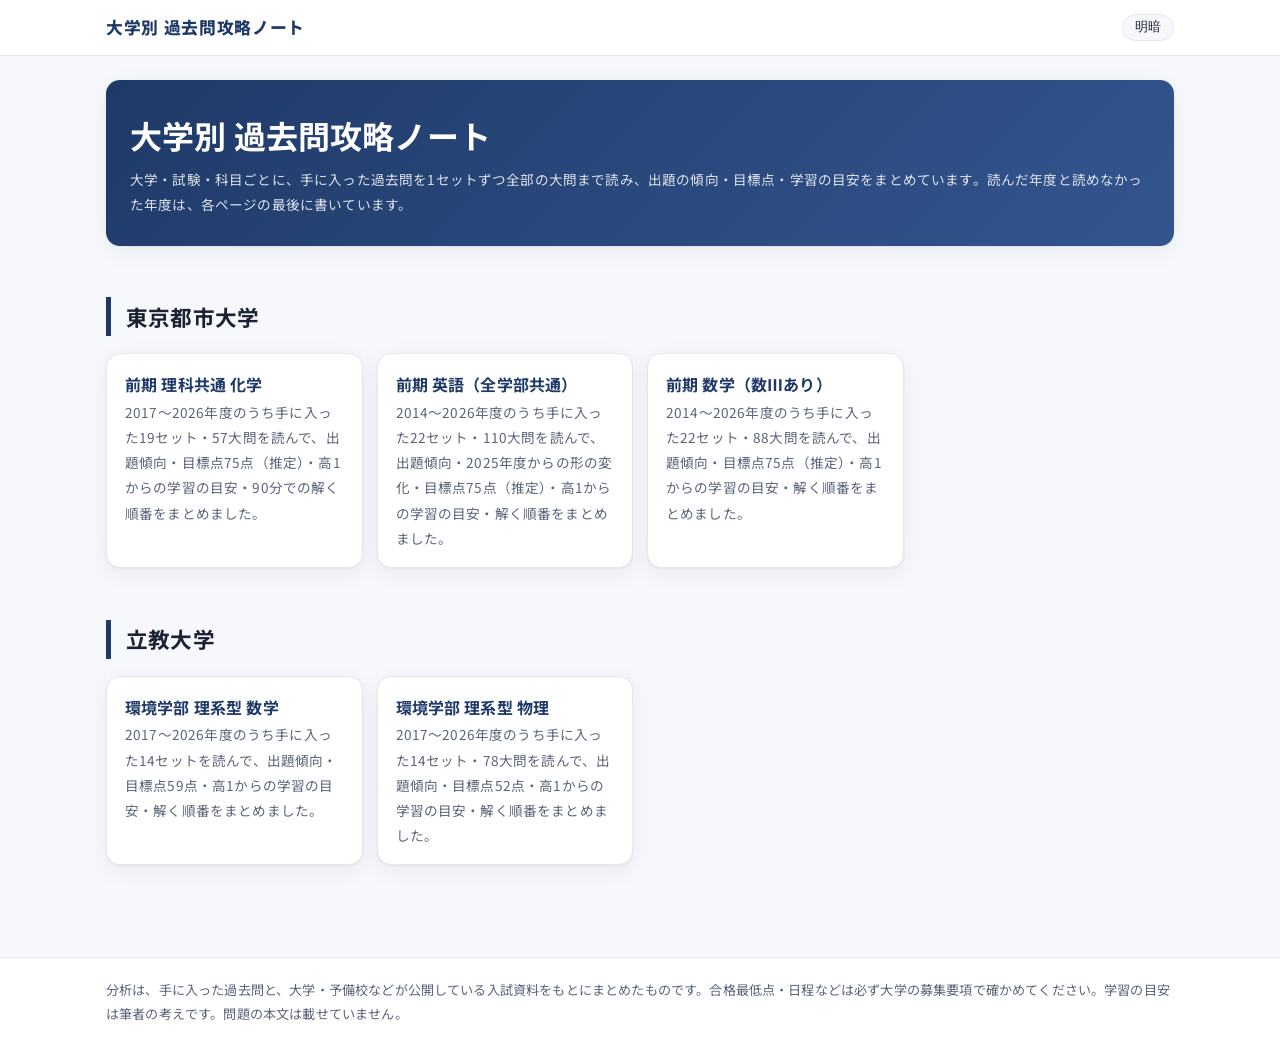
<file: docs/index.html>
<!doctype html>
<html lang="ja"><head><meta charset="utf-8"><meta name="viewport" content="width=device-width,initial-scale=1">
<title>トップ｜大学別 過去問攻略ノート</title>
<meta name="description" content="大学・試験・科目ごとに、手に入った過去問を1セットずつ全部の大問まで読み、出題の傾向・目標点・学習の目安をまとめています。読んだ年度と読めなかった年度は、各ページの最後に書いています。">
<link rel="preconnect" href="https://fonts.googleapis.com"><link rel="preconnect" href="https://fonts.gstatic.com" crossorigin>
<link href="https://fonts.googleapis.com/css2?family=Noto+Sans+JP:wght@400;700;800&display=swap" rel="stylesheet">
<link rel="stylesheet" href="style.css"></head>
<body>
<header class="site-header"><div class="in"><a class="logo" href="index.html">大学別 過去問攻略ノート</a><span class="crumbs"></span>
<button class="theme-btn" type="button" onclick="(function(){var r=document.documentElement;var d=r.getAttribute('data-theme')==='dark'||(!r.getAttribute('data-theme')&&matchMedia('(prefers-color-scheme: dark)').matches);r.setAttribute('data-theme',d?'light':'dark');try{localStorage.setItem('theme',r.getAttribute('data-theme'))}catch(e){}})()">明暗</button></div></header>
<script>try{var t=localStorage.getItem('theme');if(t)document.documentElement.setAttribute('data-theme',t)}catch(e){}</script>
<div class="wrap"><article><div class="hero"><h1>大学別 過去問攻略ノート</h1><div class="meta">大学・試験・科目ごとに、手に入った過去問を1セットずつ全部の大問まで読み、出題の傾向・目標点・学習の目安をまとめています。読んだ年度と読めなかった年度は、各ページの最後に書いています。</div></div><h2>東京都市大学</h2><div class="cards"><a class="card" href="tcu-riko-chemistry.html"><div class="t">前期 理科共通 化学</div><div class="d">2017〜2026年度のうち手に入った19セット・57大問を読んで、出題傾向・目標点75点（推定）・高1からの学習の目安・90分での解く順番をまとめました。</div></a><a class="card" href="tcu-riko-english.html"><div class="t">前期 英語（全学部共通）</div><div class="d">2014〜2026年度のうち手に入った22セット・110大問を読んで、出題傾向・2025年度からの形の変化・目標点75点（推定）・高1からの学習の目安・解く順番をまとめました。</div></a><a class="card" href="tcu-riko-math.html"><div class="t">前期 数学（数Ⅲあり）</div><div class="d">2014〜2026年度のうち手に入った22セット・88大問を読んで、出題傾向・目標点75点（推定）・高1からの学習の目安・解く順番をまとめました。</div></a></div><h2>立教大学</h2><div class="cards"><a class="card" href="rikkyo-kankyo-math.html"><div class="t">環境学部 理系型 数学</div><div class="d">2017〜2026年度のうち手に入った14セットを読んで、出題傾向・目標点59点・高1からの学習の目安・解く順番をまとめました。</div></a><a class="card" href="rikkyo-kankyo-physics.html"><div class="t">環境学部 理系型 物理</div><div class="d">2017〜2026年度のうち手に入った14セット・78大問を読んで、出題傾向・目標点52点・高1からの学習の目安・解く順番をまとめました。</div></a></div></article></div>
<footer class="site-footer"><div class="in">分析は、手に入った過去問と、大学・予備校などが公開している入試資料をもとにまとめたものです。合格最低点・日程などは必ず大学の募集要項で確かめてください。学習の目安は筆者の考えです。問題の本文は載せていません。</div></footer>
</body></html>
</file>
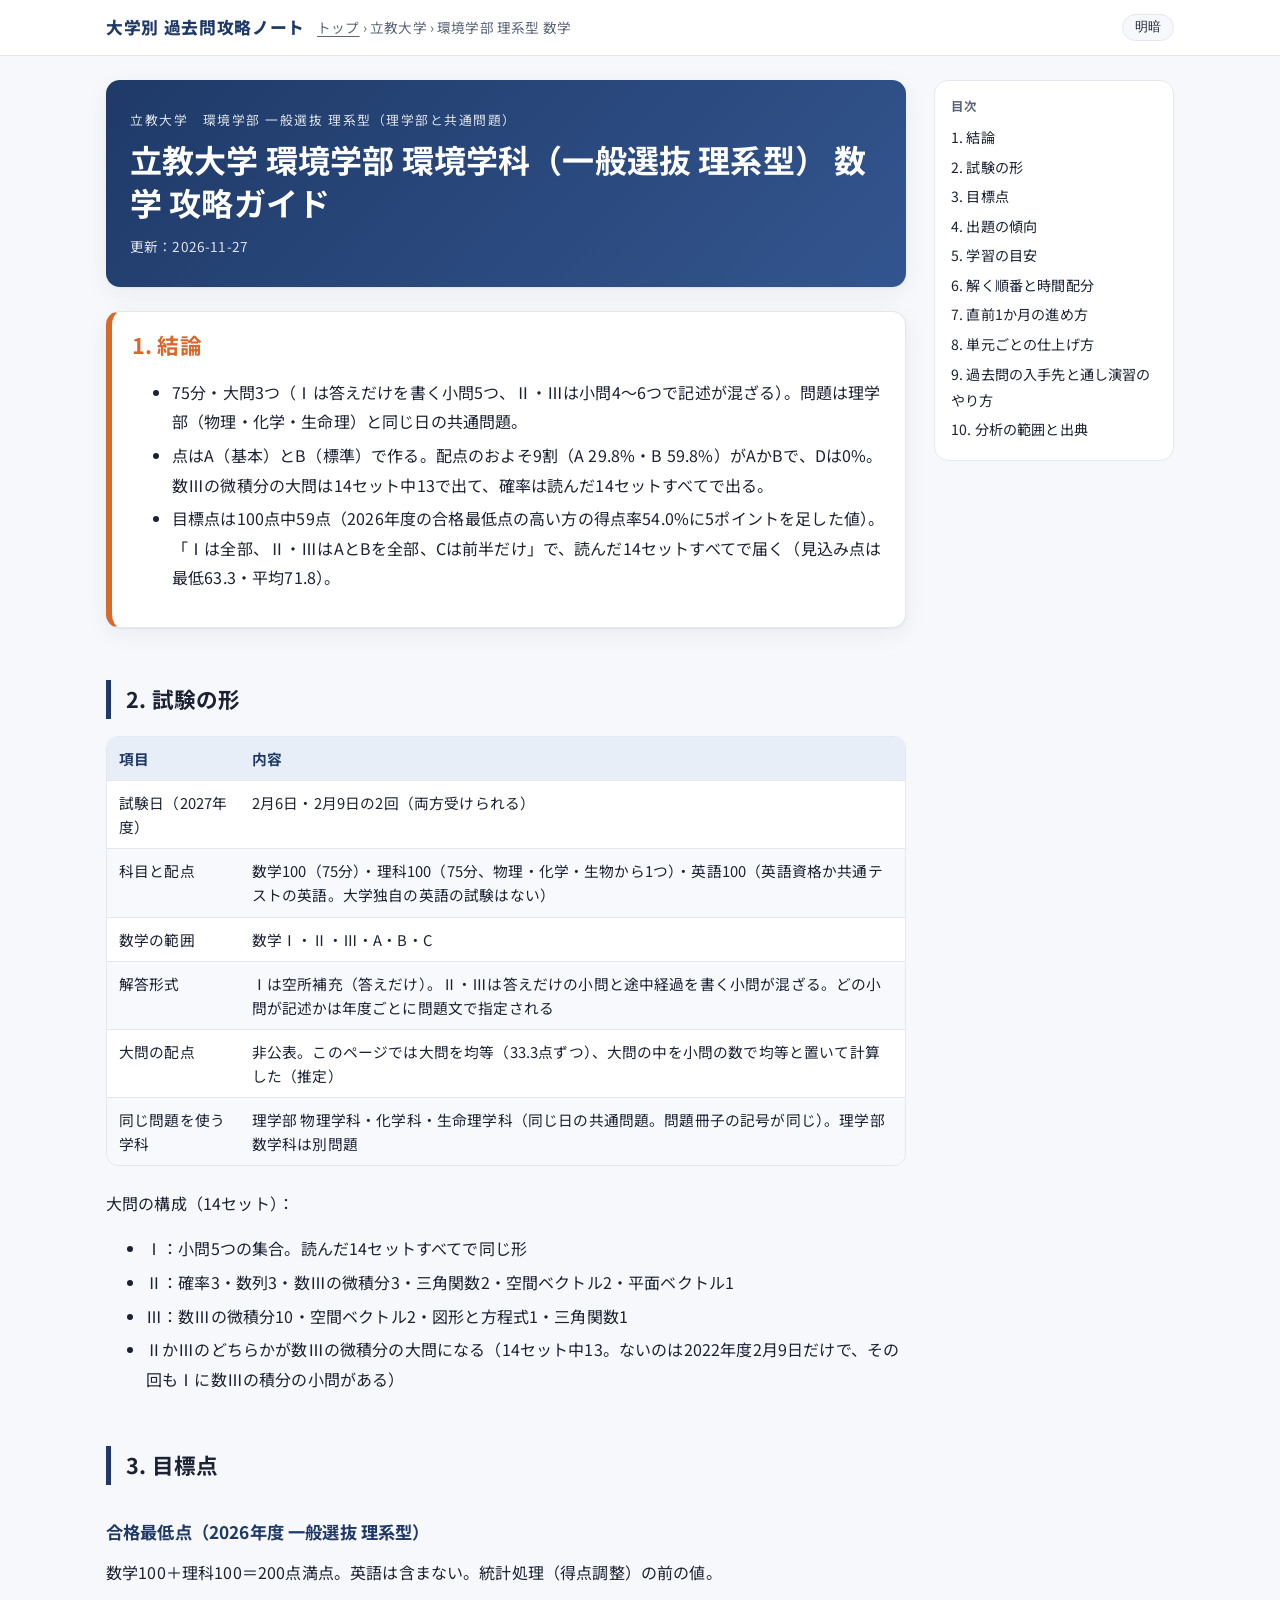
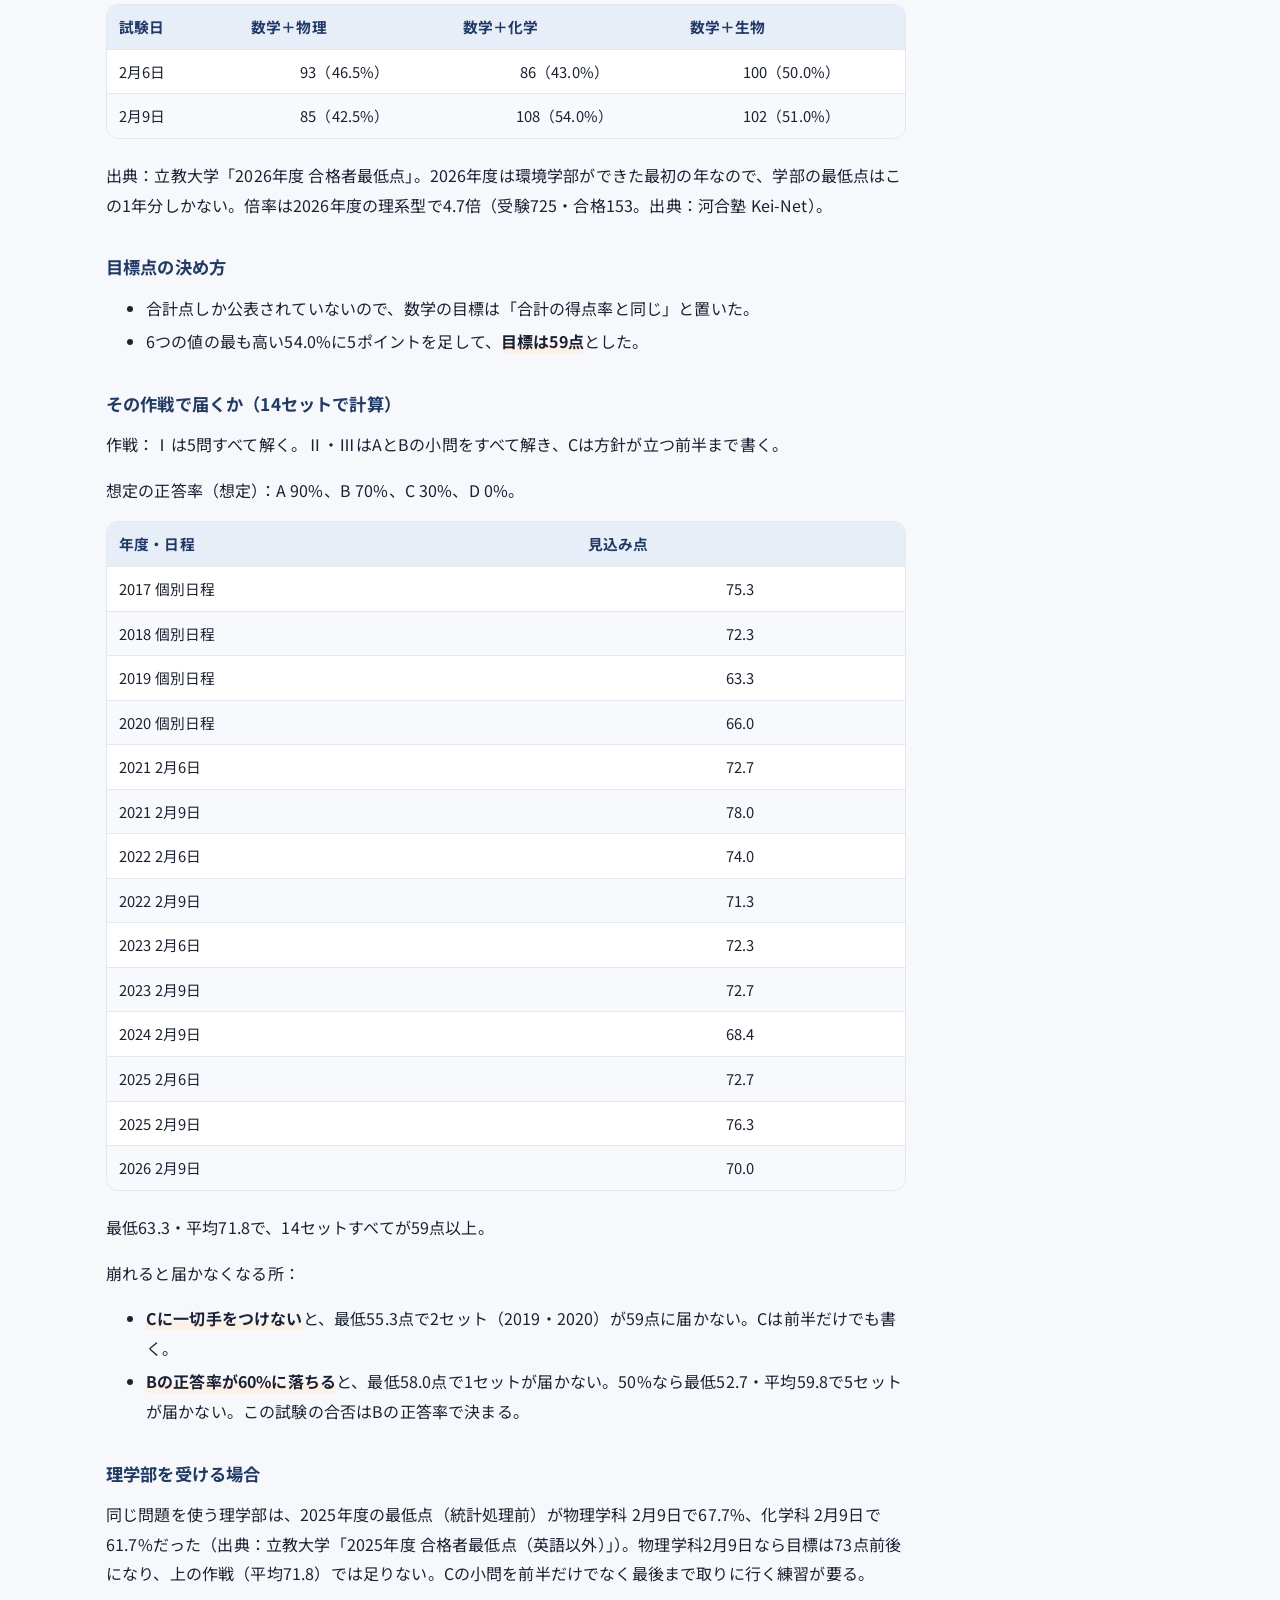
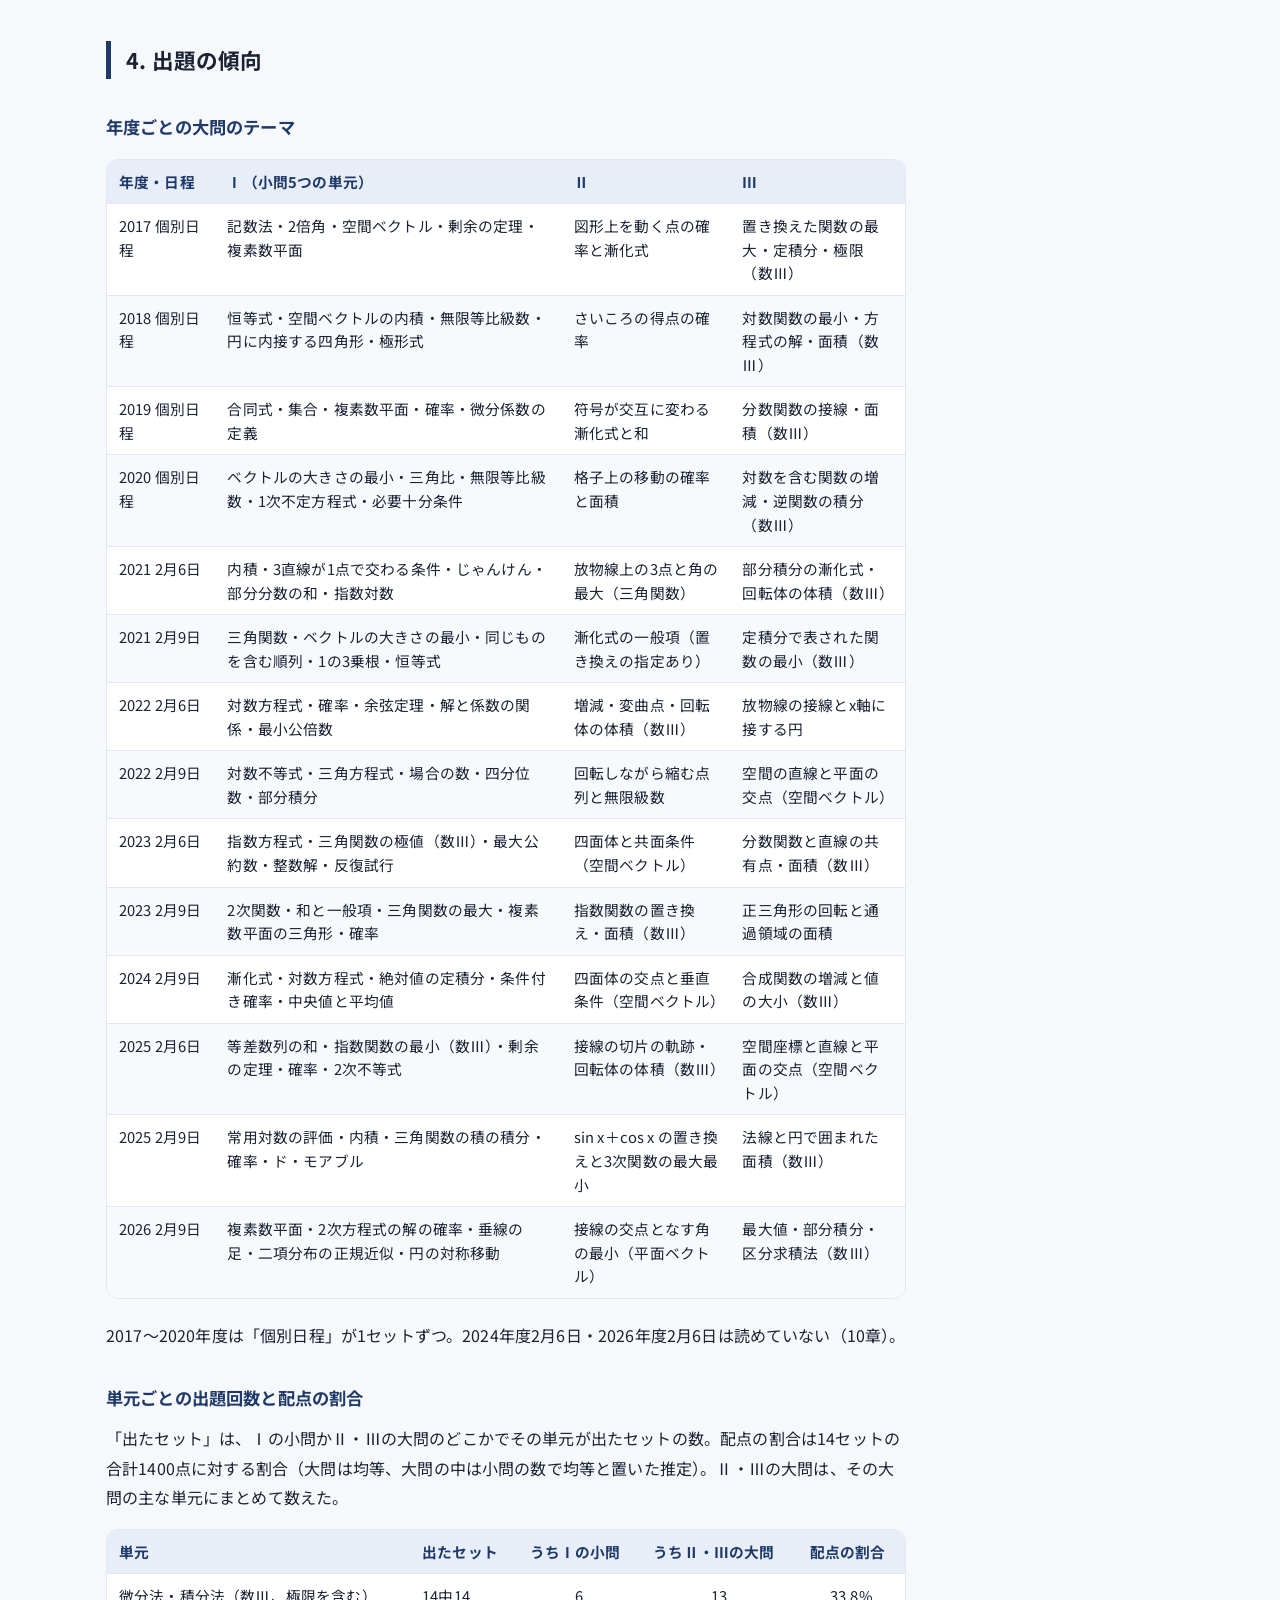
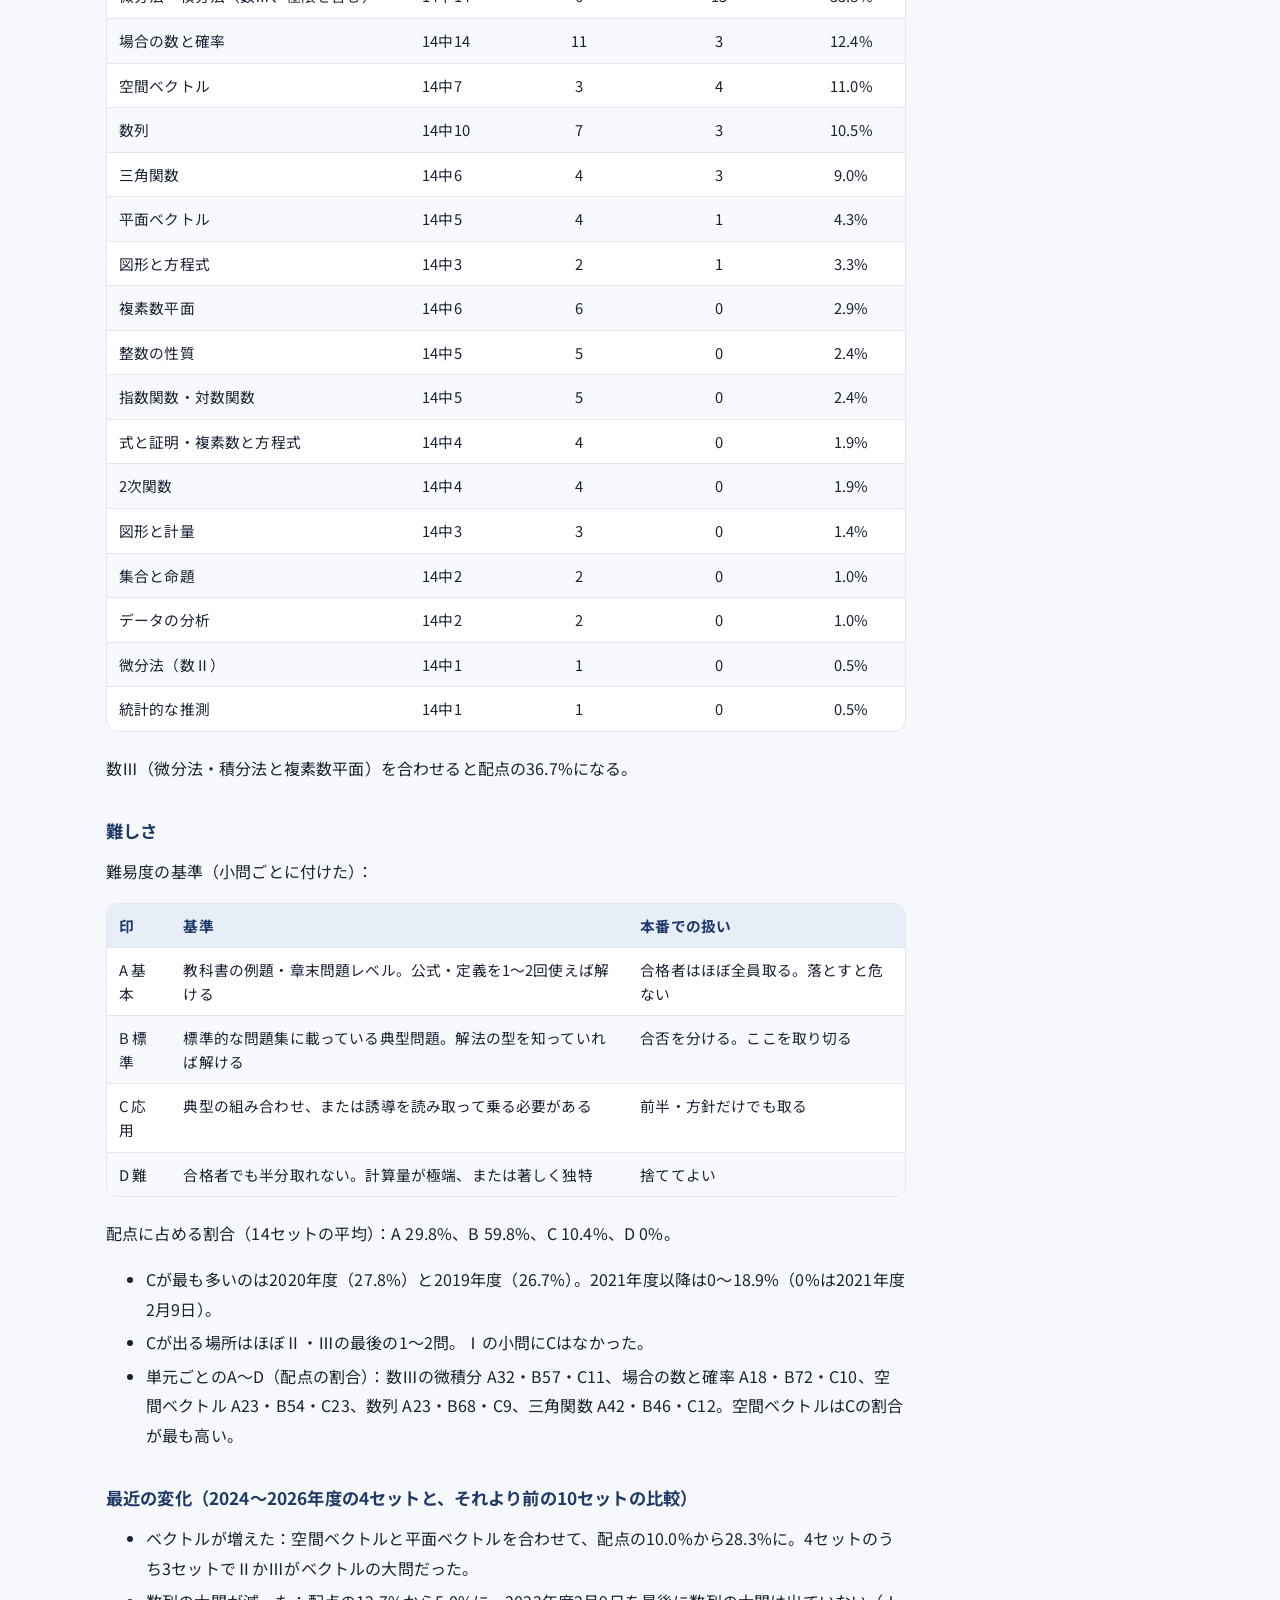
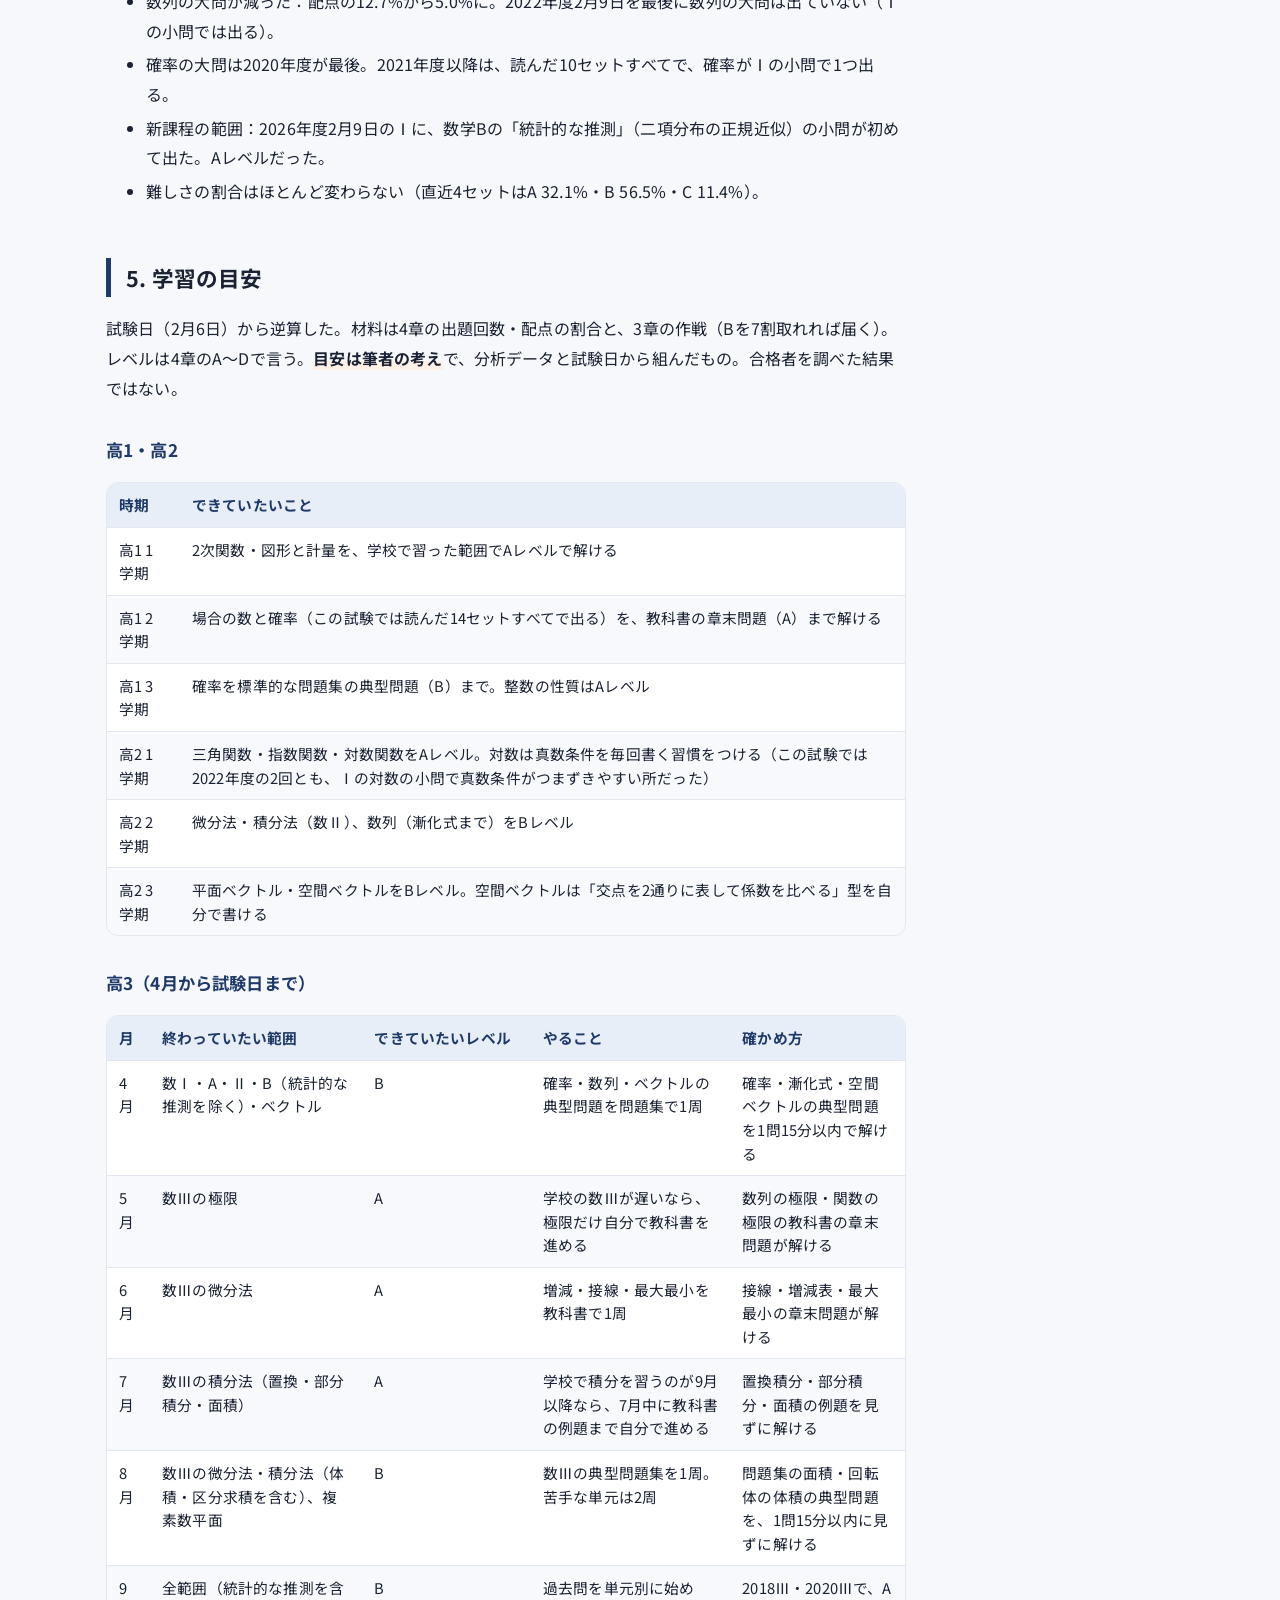
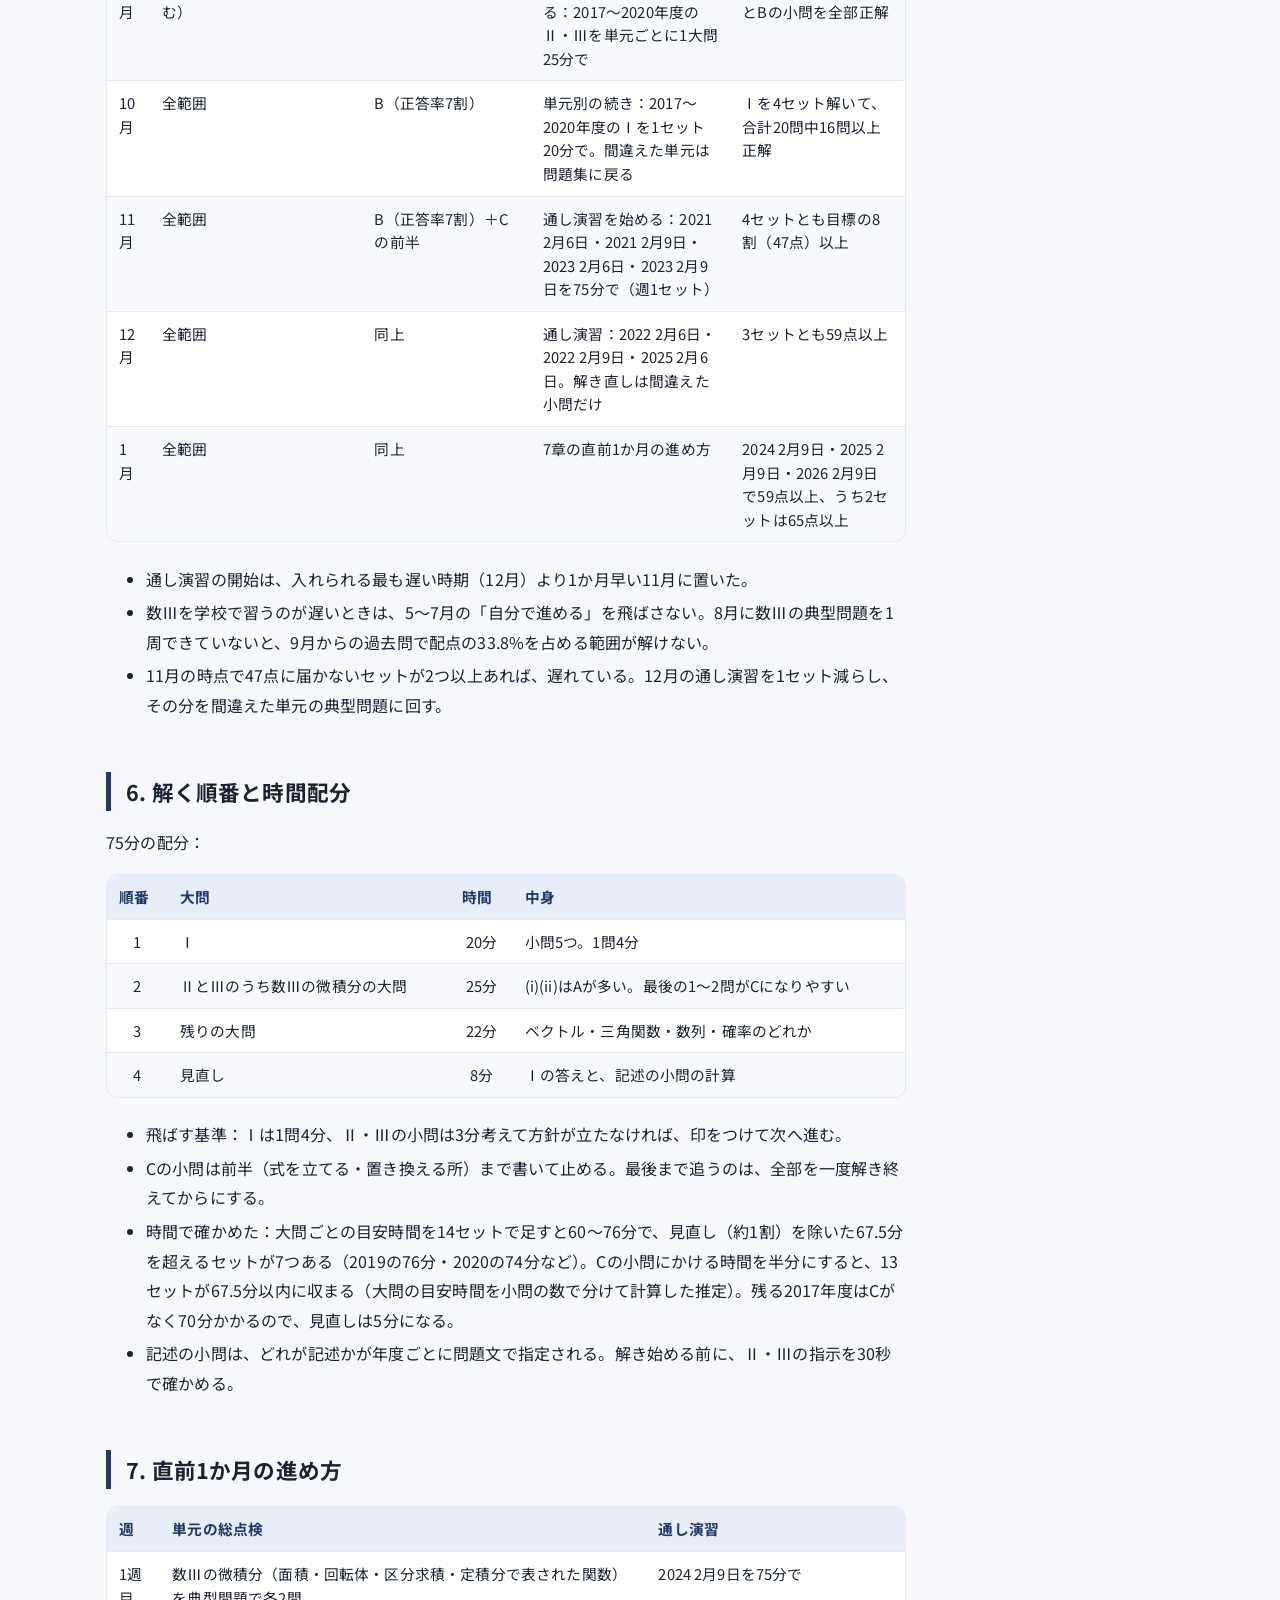
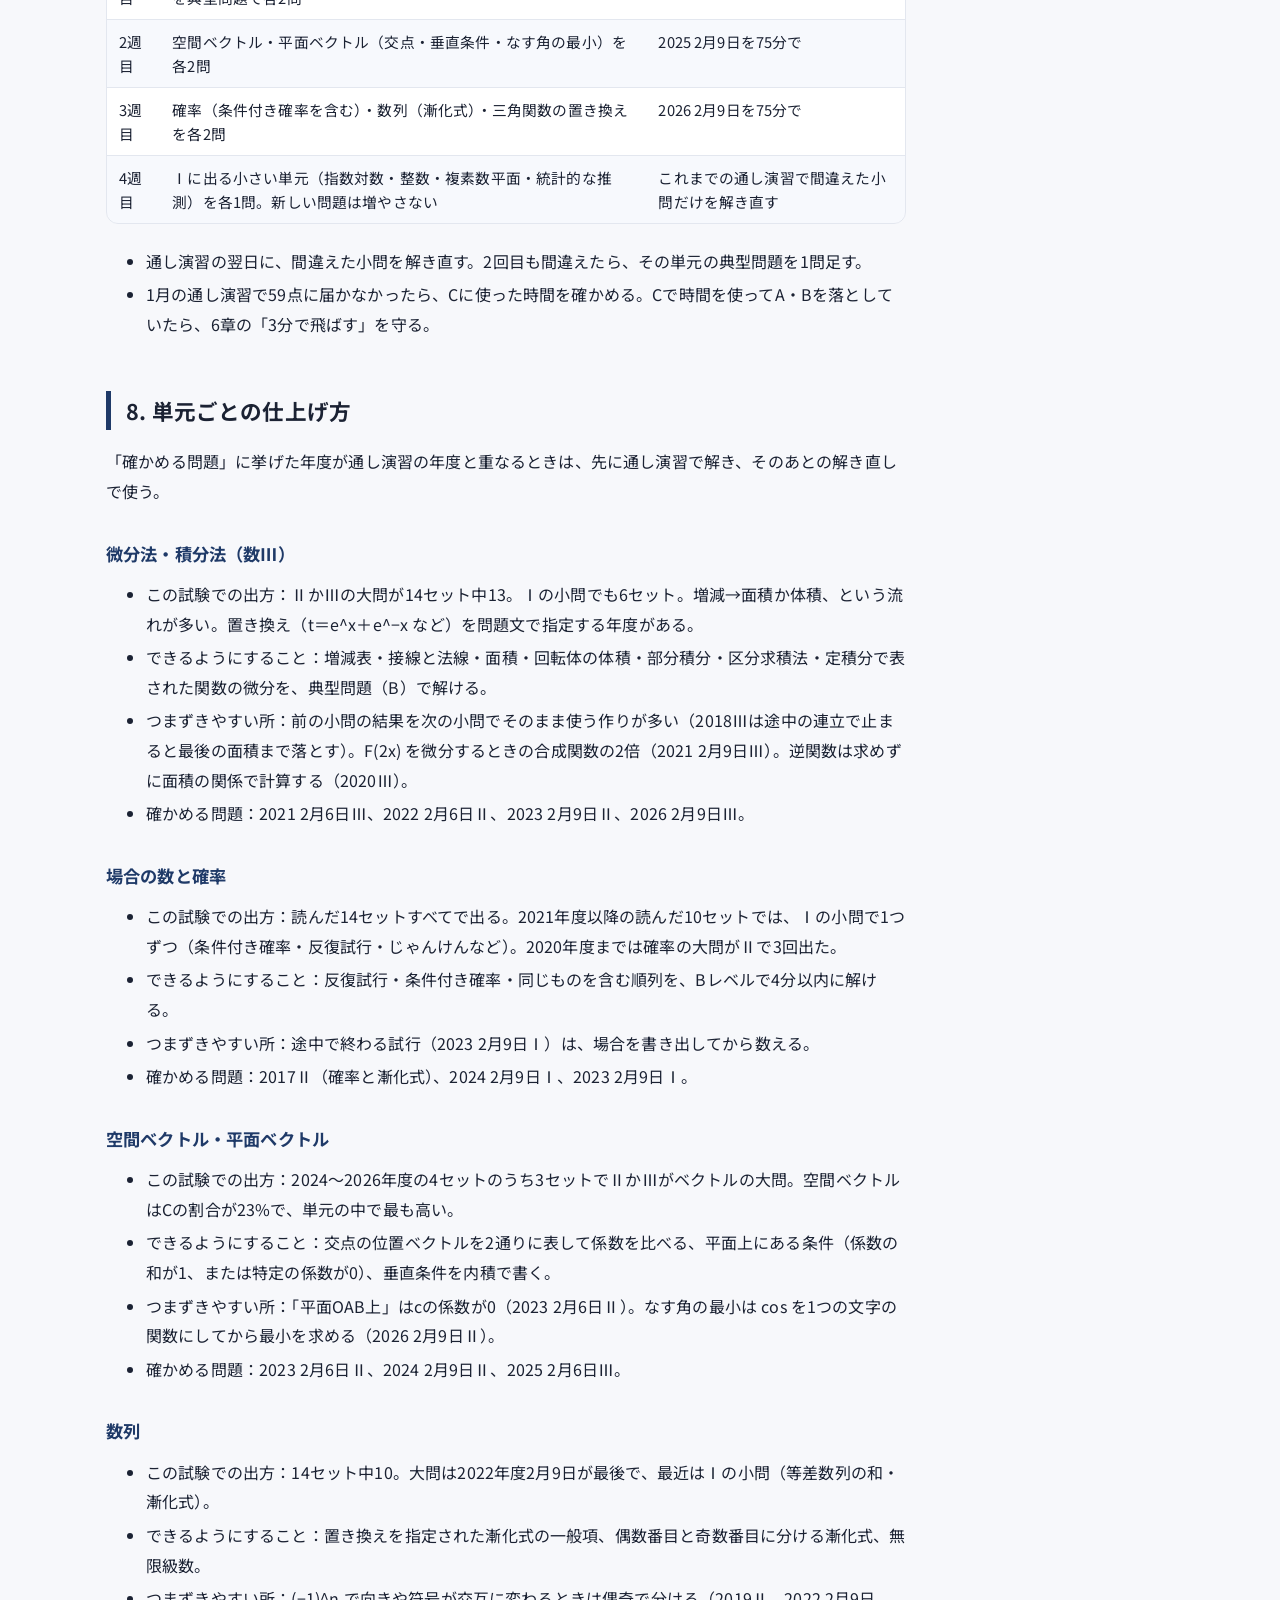
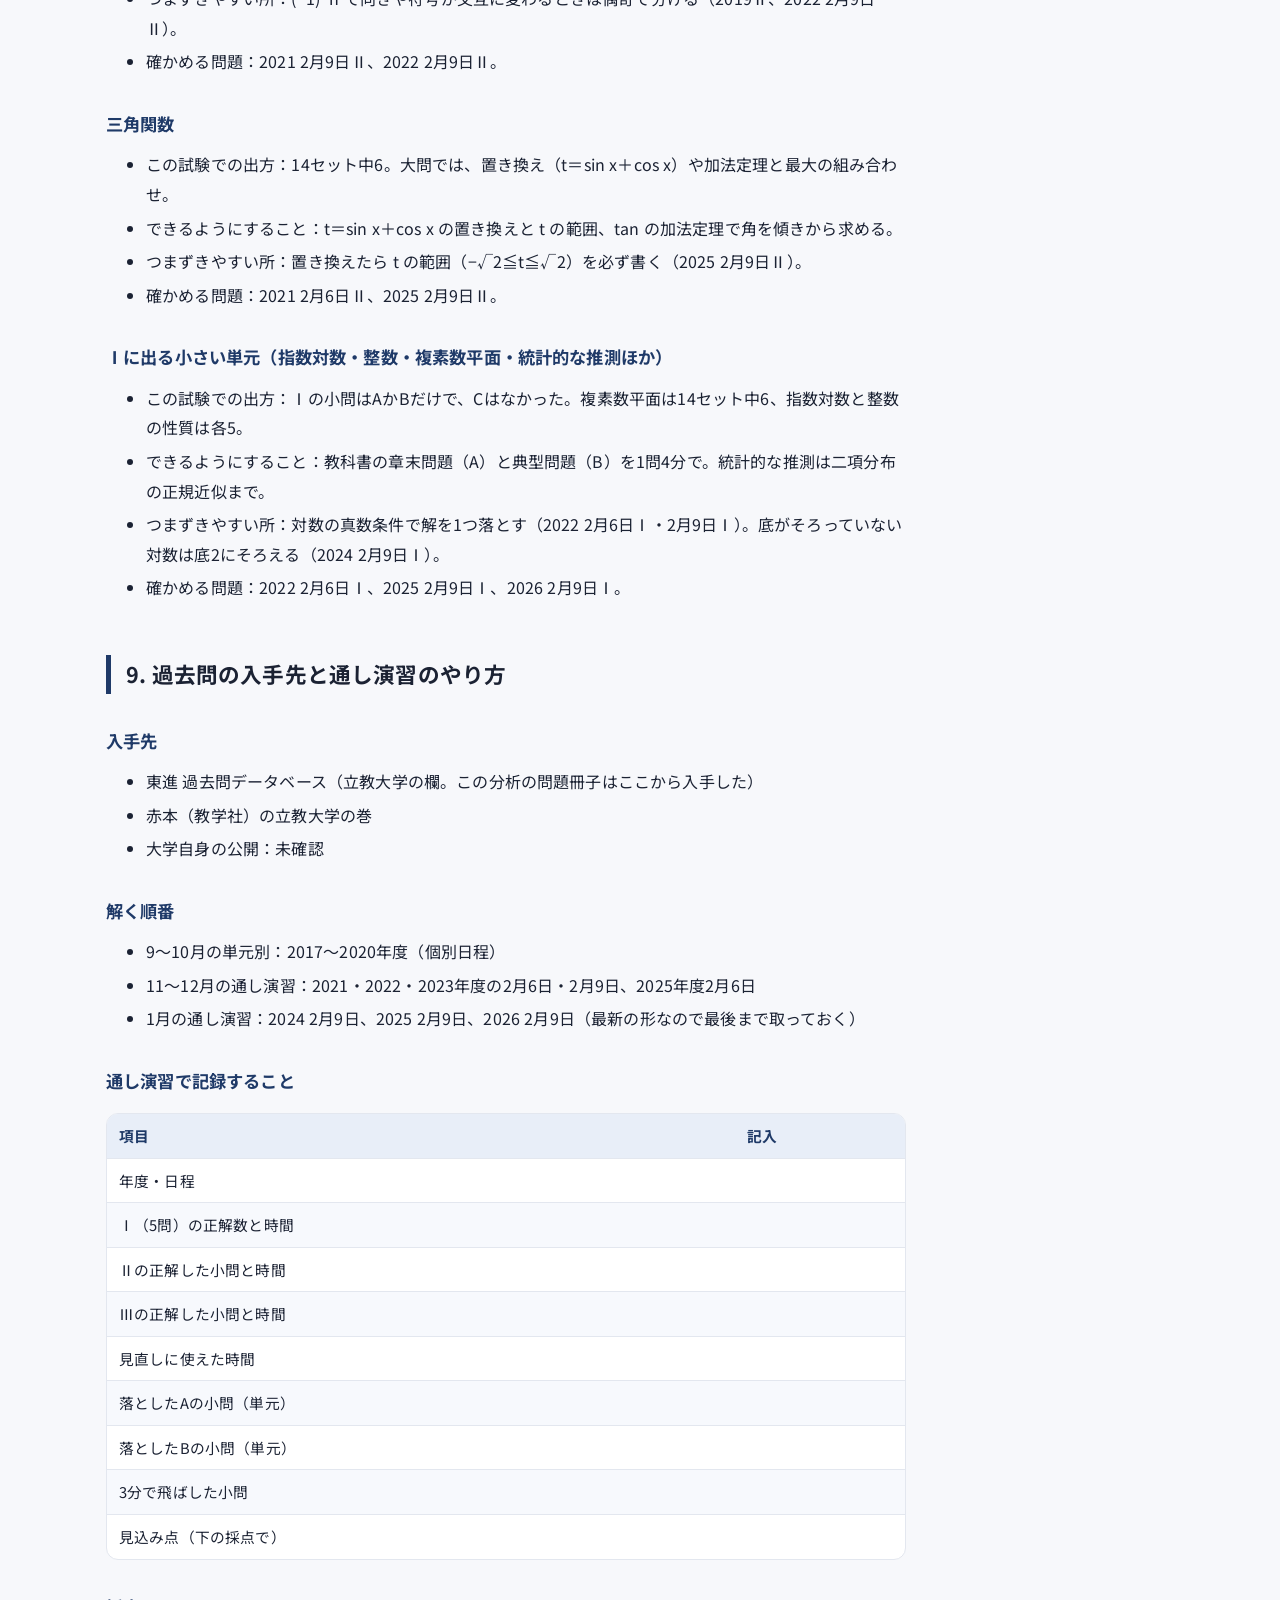
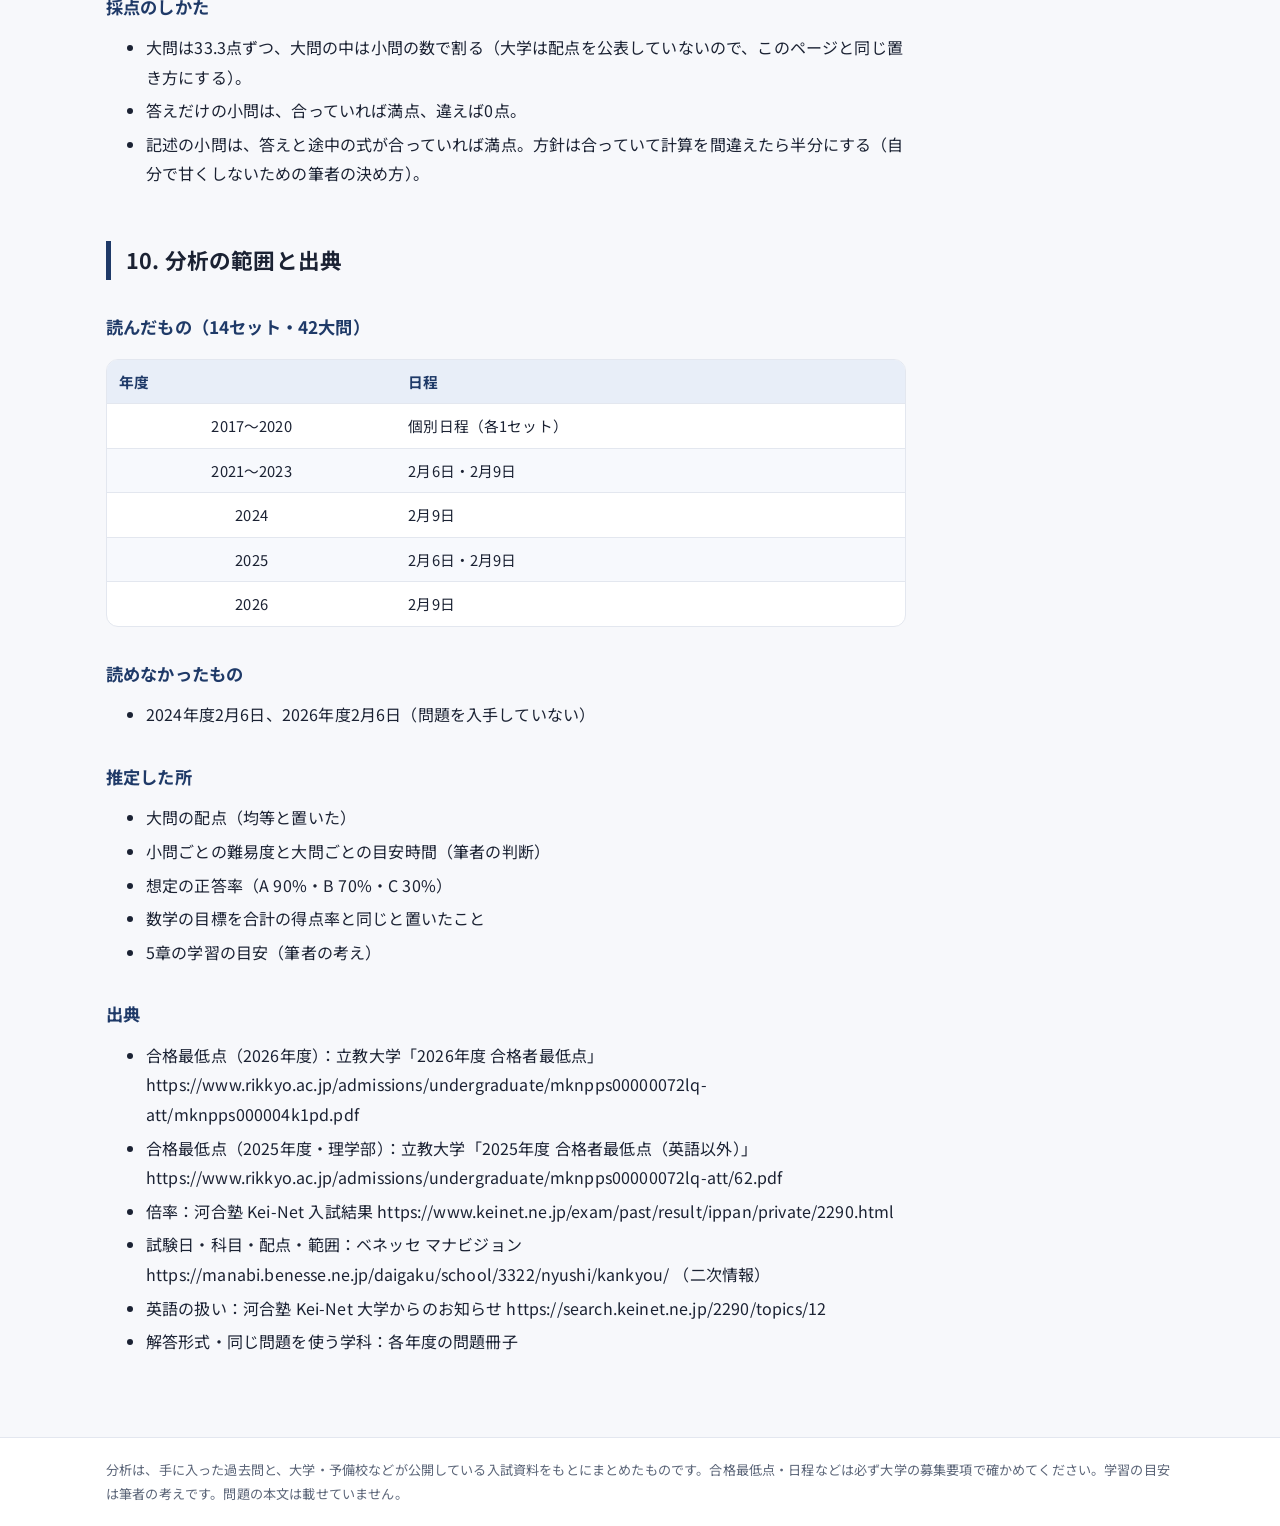
<file: docs/rikkyo-kankyo-math.html>
<!doctype html>
<html lang="ja"><head><meta charset="utf-8"><meta name="viewport" content="width=device-width,initial-scale=1">
<title>立教大学 環境学部 環境学科（一般選抜 理系型） 数学 攻略ガイド｜大学別 過去問攻略ノート</title>
<meta name="description" content="2017〜2026年度のうち手に入った14セットを読んで、出題傾向・目標点59点・高1からの学習の目安・解く順番をまとめました。">
<link rel="preconnect" href="https://fonts.googleapis.com"><link rel="preconnect" href="https://fonts.gstatic.com" crossorigin>
<link href="https://fonts.googleapis.com/css2?family=Noto+Sans+JP:wght@400;700;800&display=swap" rel="stylesheet">
<link rel="stylesheet" href="style.css"></head>
<body>
<header class="site-header"><div class="in"><a class="logo" href="index.html">大学別 過去問攻略ノート</a><span class="crumbs"><a href="index.html">トップ</a> › 立教大学 › 環境学部 理系型 数学</span>
<button class="theme-btn" type="button" onclick="(function(){var r=document.documentElement;var d=r.getAttribute('data-theme')==='dark'||(!r.getAttribute('data-theme')&&matchMedia('(prefers-color-scheme: dark)').matches);r.setAttribute('data-theme',d?'light':'dark');try{localStorage.setItem('theme',r.getAttribute('data-theme'))}catch(e){}})()">明暗</button></div></header>
<script>try{var t=localStorage.getItem('theme');if(t)document.documentElement.setAttribute('data-theme',t)}catch(e){}</script>
<div class="wrap has-toc"><article><div class="toc-mobile"><details><summary>目次</summary><ol><li><a href="#1-結論">1. 結論</a></li><li><a href="#2-試験の形">2. 試験の形</a></li><li><a href="#3-目標点">3. 目標点</a></li><li><a href="#4-出題の傾向">4. 出題の傾向</a></li><li><a href="#5-学習の目安">5. 学習の目安</a></li><li><a href="#6-解く順番と時間配分">6. 解く順番と時間配分</a></li><li><a href="#7-直前1か月の進め方">7. 直前1か月の進め方</a></li><li><a href="#8-単元ごとの仕上げ方">8. 単元ごとの仕上げ方</a></li><li><a href="#9-過去問の入手先と通し演習のやり方">9. 過去問の入手先と通し演習のやり方</a></li><li><a href="#10-分析の範囲と出典">10. 分析の範囲と出典</a></li></ol></details></div><div class="hero"><div class="kicker">立教大学　環境学部 一般選抜 理系型（理学部と共通問題）</div><h1>立教大学 環境学部 環境学科（一般選抜 理系型） 数学 攻略ガイド</h1><div class="meta">更新：2026-11-27</div></div><section class="summary"><h2 id="1-結論">1. 結論</h2>
<ul>
<li>75分・大問3つ（Ⅰは答えだけを書く小問5つ、Ⅱ・Ⅲは小問4〜6つで記述が混ざる）。問題は理学部（物理・化学・生命理）と同じ日の共通問題。</li>
<li>点はA（基本）とB（標準）で作る。配点のおよそ9割（A 29.8%・B 59.8%）がAかBで、Dは0%。数Ⅲの微積分の大問は14セット中13で出て、確率は読んだ14セットすべてで出る。</li>
<li>目標点は100点中59点（2026年度の合格最低点の高い方の得点率54.0%に5ポイントを足した値）。「Ⅰは全部、Ⅱ・ⅢはAとBを全部、Cは前半だけ」で、読んだ14セットすべてで届く（見込み点は最低63.3・平均71.8）。</li>
</ul>
</section><h2 id="2-試験の形">2. 試験の形</h2>
<div class="table-wrap"><table>
<thead>
<tr>
<th>項目</th>
<th>内容</th>
</tr>
</thead>
<tbody>
<tr>
<td>試験日（2027年度）</td>
<td>2月6日・2月9日の2回（両方受けられる）</td>
</tr>
<tr>
<td>科目と配点</td>
<td>数学100（75分）・理科100（75分、物理・化学・生物から1つ）・英語100（英語資格か共通テストの英語。大学独自の英語の試験はない）</td>
</tr>
<tr>
<td>数学の範囲</td>
<td>数学Ⅰ・Ⅱ・Ⅲ・A・B・C</td>
</tr>
<tr>
<td>解答形式</td>
<td>Ⅰは空所補充（答えだけ）。Ⅱ・Ⅲは答えだけの小問と途中経過を書く小問が混ざる。どの小問が記述かは年度ごとに問題文で指定される</td>
</tr>
<tr>
<td>大問の配点</td>
<td>非公表。このページでは大問を均等（33.3点ずつ）、大問の中を小問の数で均等と置いて計算した（推定）</td>
</tr>
<tr>
<td>同じ問題を使う学科</td>
<td>理学部 物理学科・化学科・生命理学科（同じ日の共通問題。問題冊子の記号が同じ）。理学部 数学科は別問題</td>
</tr>
</tbody>
</table></div>
<p>大問の構成（14セット）：</p>
<ul>
<li>Ⅰ：小問5つの集合。読んだ14セットすべてで同じ形</li>
<li>Ⅱ：確率3・数列3・数Ⅲの微積分3・三角関数2・空間ベクトル2・平面ベクトル1</li>
<li>Ⅲ：数Ⅲの微積分10・空間ベクトル2・図形と方程式1・三角関数1</li>
<li>ⅡかⅢのどちらかが数Ⅲの微積分の大問になる（14セット中13。ないのは2022年度2月9日だけで、その回もⅠに数Ⅲの積分の小問がある）</li>
</ul>
<h2 id="3-目標点">3. 目標点</h2>
<h3 id="合格最低点-2026年度-一般選抜-理系型">合格最低点（2026年度 一般選抜 理系型）</h3>
<p>数学100＋理科100＝200点満点。英語は含まない。統計処理（得点調整）の前の値。</p>
<div class="table-wrap"><table>
<thead>
<tr>
<th>試験日</th>
<th>数学＋物理</th>
<th>数学＋化学</th>
<th>数学＋生物</th>
</tr>
</thead>
<tbody>
<tr>
<td>2月6日</td>
<td class="num">93（46.5%）</td>
<td class="num">86（43.0%）</td>
<td class="num">100（50.0%）</td>
</tr>
<tr>
<td>2月9日</td>
<td class="num">85（42.5%）</td>
<td class="num">108（54.0%）</td>
<td class="num">102（51.0%）</td>
</tr>
</tbody>
</table></div>
<p>出典：立教大学「2026年度 合格者最低点」。2026年度は環境学部ができた最初の年なので、学部の最低点はこの1年分しかない。倍率は2026年度の理系型で4.7倍（受験725・合格153。出典：河合塾 Kei-Net）。</p>
<h3 id="目標点の決め方">目標点の決め方</h3>
<ul>
<li>合計点しか公表されていないので、数学の目標は「合計の得点率と同じ」と置いた。</li>
<li>6つの値の最も高い54.0%に5ポイントを足して、<strong>目標は59点</strong>とした。</li>
</ul>
<h3 id="その作戦で届くか-14セットで計算">その作戦で届くか（14セットで計算）</h3>
<p>作戦：Ⅰは5問すべて解く。Ⅱ・ⅢはAとBの小問をすべて解き、Cは方針が立つ前半まで書く。</p>
<p>想定の正答率（想定）：A 90%、B 70%、C 30%、D 0%。</p>
<div class="table-wrap"><table>
<thead>
<tr>
<th>年度・日程</th>
<th>見込み点</th>
</tr>
</thead>
<tbody>
<tr>
<td>2017 個別日程</td>
<td class="num">75.3</td>
</tr>
<tr>
<td>2018 個別日程</td>
<td class="num">72.3</td>
</tr>
<tr>
<td>2019 個別日程</td>
<td class="num">63.3</td>
</tr>
<tr>
<td>2020 個別日程</td>
<td class="num">66.0</td>
</tr>
<tr>
<td>2021 2月6日</td>
<td class="num">72.7</td>
</tr>
<tr>
<td>2021 2月9日</td>
<td class="num">78.0</td>
</tr>
<tr>
<td>2022 2月6日</td>
<td class="num">74.0</td>
</tr>
<tr>
<td>2022 2月9日</td>
<td class="num">71.3</td>
</tr>
<tr>
<td>2023 2月6日</td>
<td class="num">72.3</td>
</tr>
<tr>
<td>2023 2月9日</td>
<td class="num">72.7</td>
</tr>
<tr>
<td>2024 2月9日</td>
<td class="num">68.4</td>
</tr>
<tr>
<td>2025 2月6日</td>
<td class="num">72.7</td>
</tr>
<tr>
<td>2025 2月9日</td>
<td class="num">76.3</td>
</tr>
<tr>
<td>2026 2月9日</td>
<td class="num">70.0</td>
</tr>
</tbody>
</table></div>
<p>最低63.3・平均71.8で、14セットすべてが59点以上。</p>
<p>崩れると届かなくなる所：</p>
<ul>
<li><strong>Cに一切手をつけない</strong>と、最低55.3点で2セット（2019・2020）が59点に届かない。Cは前半だけでも書く。</li>
<li><strong>Bの正答率が60%に落ちる</strong>と、最低58.0点で1セットが届かない。50%なら最低52.7・平均59.8で5セットが届かない。この試験の合否はBの正答率で決まる。</li>
</ul>
<h3 id="理学部を受ける場合">理学部を受ける場合</h3>
<p>同じ問題を使う理学部は、2025年度の最低点（統計処理前）が物理学科 2月9日で67.7%、化学科 2月9日で61.7%だった（出典：立教大学「2025年度 合格者最低点（英語以外）」）。物理学科2月9日なら目標は73点前後になり、上の作戦（平均71.8）では足りない。Cの小問を前半だけでなく最後まで取りに行く練習が要る。</p>
<h2 id="4-出題の傾向">4. 出題の傾向</h2>
<h3 id="年度ごとの大問のテーマ">年度ごとの大問のテーマ</h3>
<div class="table-wrap"><table>
<thead>
<tr>
<th>年度・日程</th>
<th>Ⅰ（小問5つの単元）</th>
<th>Ⅱ</th>
<th>Ⅲ</th>
</tr>
</thead>
<tbody>
<tr>
<td>2017 個別日程</td>
<td>記数法・2倍角・空間ベクトル・剰余の定理・複素数平面</td>
<td>図形上を動く点の確率と漸化式</td>
<td>置き換えた関数の最大・定積分・極限（数Ⅲ）</td>
</tr>
<tr>
<td>2018 個別日程</td>
<td>恒等式・空間ベクトルの内積・無限等比級数・円に内接する四角形・極形式</td>
<td>さいころの得点の確率</td>
<td>対数関数の最小・方程式の解・面積（数Ⅲ）</td>
</tr>
<tr>
<td>2019 個別日程</td>
<td>合同式・集合・複素数平面・確率・微分係数の定義</td>
<td>符号が交互に変わる漸化式と和</td>
<td>分数関数の接線・面積（数Ⅲ）</td>
</tr>
<tr>
<td>2020 個別日程</td>
<td>ベクトルの大きさの最小・三角比・無限等比級数・1次不定方程式・必要十分条件</td>
<td>格子上の移動の確率と面積</td>
<td>対数を含む関数の増減・逆関数の積分（数Ⅲ）</td>
</tr>
<tr>
<td>2021 2月6日</td>
<td>内積・3直線が1点で交わる条件・じゃんけん・部分分数の和・指数対数</td>
<td>放物線上の3点と角の最大（三角関数）</td>
<td>部分積分の漸化式・回転体の体積（数Ⅲ）</td>
</tr>
<tr>
<td>2021 2月9日</td>
<td>三角関数・ベクトルの大きさの最小・同じものを含む順列・1の3乗根・恒等式</td>
<td>漸化式の一般項（置き換えの指定あり）</td>
<td>定積分で表された関数の最小（数Ⅲ）</td>
</tr>
<tr>
<td>2022 2月6日</td>
<td>対数方程式・確率・余弦定理・解と係数の関係・最小公倍数</td>
<td>増減・変曲点・回転体の体積（数Ⅲ）</td>
<td>放物線の接線とx軸に接する円</td>
</tr>
<tr>
<td>2022 2月9日</td>
<td>対数不等式・三角方程式・場合の数・四分位数・部分積分</td>
<td>回転しながら縮む点列と無限級数</td>
<td>空間の直線と平面の交点（空間ベクトル）</td>
</tr>
<tr>
<td>2023 2月6日</td>
<td>指数方程式・三角関数の極値（数Ⅲ）・最大公約数・整数解・反復試行</td>
<td>四面体と共面条件（空間ベクトル）</td>
<td>分数関数と直線の共有点・面積（数Ⅲ）</td>
</tr>
<tr>
<td>2023 2月9日</td>
<td>2次関数・和と一般項・三角関数の最大・複素数平面の三角形・確率</td>
<td>指数関数の置き換え・面積（数Ⅲ）</td>
<td>正三角形の回転と通過領域の面積</td>
</tr>
<tr>
<td>2024 2月9日</td>
<td>漸化式・対数方程式・絶対値の定積分・条件付き確率・中央値と平均値</td>
<td>四面体の交点と垂直条件（空間ベクトル）</td>
<td>合成関数の増減と値の大小（数Ⅲ）</td>
</tr>
<tr>
<td>2025 2月6日</td>
<td>等差数列の和・指数関数の最小（数Ⅲ）・剰余の定理・確率・2次不等式</td>
<td>接線の切片の軌跡・回転体の体積（数Ⅲ）</td>
<td>空間座標と直線と平面の交点（空間ベクトル）</td>
</tr>
<tr>
<td>2025 2月9日</td>
<td>常用対数の評価・内積・三角関数の積の積分・確率・ド・モアブル</td>
<td>sin x＋cos x の置き換えと3次関数の最大最小</td>
<td>法線と円で囲まれた面積（数Ⅲ）</td>
</tr>
<tr>
<td>2026 2月9日</td>
<td>複素数平面・2次方程式の解の確率・垂線の足・二項分布の正規近似・円の対称移動</td>
<td>接線の交点となす角の最小（平面ベクトル）</td>
<td>最大値・部分積分・区分求積法（数Ⅲ）</td>
</tr>
</tbody>
</table></div>
<p>2017〜2020年度は「個別日程」が1セットずつ。2024年度2月6日・2026年度2月6日は読めていない（10章）。</p>
<h3 id="単元ごとの出題回数と配点の割合">単元ごとの出題回数と配点の割合</h3>
<p>「出たセット」は、Ⅰの小問かⅡ・Ⅲの大問のどこかでその単元が出たセットの数。配点の割合は14セットの合計1400点に対する割合（大問は均等、大問の中は小問の数で均等と置いた推定）。Ⅱ・Ⅲの大問は、その大問の主な単元にまとめて数えた。</p>
<div class="table-wrap"><table>
<thead>
<tr>
<th>単元</th>
<th>出たセット</th>
<th>うちⅠの小問</th>
<th>うちⅡ・Ⅲの大問</th>
<th>配点の割合</th>
</tr>
</thead>
<tbody>
<tr>
<td>微分法・積分法（数Ⅲ、極限を含む）</td>
<td>14中14</td>
<td class="num">6</td>
<td class="num">13</td>
<td class="num">33.8%</td>
</tr>
<tr>
<td>場合の数と確率</td>
<td>14中14</td>
<td class="num">11</td>
<td class="num">3</td>
<td class="num">12.4%</td>
</tr>
<tr>
<td>空間ベクトル</td>
<td>14中7</td>
<td class="num">3</td>
<td class="num">4</td>
<td class="num">11.0%</td>
</tr>
<tr>
<td>数列</td>
<td>14中10</td>
<td class="num">7</td>
<td class="num">3</td>
<td class="num">10.5%</td>
</tr>
<tr>
<td>三角関数</td>
<td>14中6</td>
<td class="num">4</td>
<td class="num">3</td>
<td class="num">9.0%</td>
</tr>
<tr>
<td>平面ベクトル</td>
<td>14中5</td>
<td class="num">4</td>
<td class="num">1</td>
<td class="num">4.3%</td>
</tr>
<tr>
<td>図形と方程式</td>
<td>14中3</td>
<td class="num">2</td>
<td class="num">1</td>
<td class="num">3.3%</td>
</tr>
<tr>
<td>複素数平面</td>
<td>14中6</td>
<td class="num">6</td>
<td class="num">0</td>
<td class="num">2.9%</td>
</tr>
<tr>
<td>整数の性質</td>
<td>14中5</td>
<td class="num">5</td>
<td class="num">0</td>
<td class="num">2.4%</td>
</tr>
<tr>
<td>指数関数・対数関数</td>
<td>14中5</td>
<td class="num">5</td>
<td class="num">0</td>
<td class="num">2.4%</td>
</tr>
<tr>
<td>式と証明・複素数と方程式</td>
<td>14中4</td>
<td class="num">4</td>
<td class="num">0</td>
<td class="num">1.9%</td>
</tr>
<tr>
<td>2次関数</td>
<td>14中4</td>
<td class="num">4</td>
<td class="num">0</td>
<td class="num">1.9%</td>
</tr>
<tr>
<td>図形と計量</td>
<td>14中3</td>
<td class="num">3</td>
<td class="num">0</td>
<td class="num">1.4%</td>
</tr>
<tr>
<td>集合と命題</td>
<td>14中2</td>
<td class="num">2</td>
<td class="num">0</td>
<td class="num">1.0%</td>
</tr>
<tr>
<td>データの分析</td>
<td>14中2</td>
<td class="num">2</td>
<td class="num">0</td>
<td class="num">1.0%</td>
</tr>
<tr>
<td>微分法（数Ⅱ）</td>
<td>14中1</td>
<td class="num">1</td>
<td class="num">0</td>
<td class="num">0.5%</td>
</tr>
<tr>
<td>統計的な推測</td>
<td>14中1</td>
<td class="num">1</td>
<td class="num">0</td>
<td class="num">0.5%</td>
</tr>
</tbody>
</table></div>
<p>数Ⅲ（微分法・積分法と複素数平面）を合わせると配点の36.7%になる。</p>
<h3 id="難しさ">難しさ</h3>
<p>難易度の基準（小問ごとに付けた）：</p>
<div class="table-wrap"><table>
<thead>
<tr>
<th>印</th>
<th>基準</th>
<th>本番での扱い</th>
</tr>
</thead>
<tbody>
<tr>
<td>A 基本</td>
<td>教科書の例題・章末問題レベル。公式・定義を1〜2回使えば解ける</td>
<td>合格者はほぼ全員取る。落とすと危ない</td>
</tr>
<tr>
<td>B 標準</td>
<td>標準的な問題集に載っている典型問題。解法の型を知っていれば解ける</td>
<td>合否を分ける。ここを取り切る</td>
</tr>
<tr>
<td>C 応用</td>
<td>典型の組み合わせ、または誘導を読み取って乗る必要がある</td>
<td>前半・方針だけでも取る</td>
</tr>
<tr>
<td>D 難</td>
<td>合格者でも半分取れない。計算量が極端、または著しく独特</td>
<td>捨ててよい</td>
</tr>
</tbody>
</table></div>
<p>配点に占める割合（14セットの平均）：A 29.8%、B 59.8%、C 10.4%、D 0%。</p>
<ul>
<li>Cが最も多いのは2020年度（27.8%）と2019年度（26.7%）。2021年度以降は0〜18.9%（0%は2021年度2月9日）。</li>
<li>Cが出る場所はほぼⅡ・Ⅲの最後の1〜2問。Ⅰの小問にCはなかった。</li>
<li>単元ごとのA〜D（配点の割合）：数Ⅲの微積分 A32・B57・C11、場合の数と確率 A18・B72・C10、空間ベクトル A23・B54・C23、数列 A23・B68・C9、三角関数 A42・B46・C12。空間ベクトルはCの割合が最も高い。</li>
</ul>
<h3 id="最近の変化-2024-2026年度の4セットと-それより前の10セットの比較">最近の変化（2024〜2026年度の4セットと、それより前の10セットの比較）</h3>
<ul>
<li>ベクトルが増えた：空間ベクトルと平面ベクトルを合わせて、配点の10.0%から28.3%に。4セットのうち3セットでⅡかⅢがベクトルの大問だった。</li>
<li>数列の大問が減った：配点の12.7%から5.0%に。2022年度2月9日を最後に数列の大問は出ていない（Ⅰの小問では出る）。</li>
<li>確率の大問は2020年度が最後。2021年度以降は、読んだ10セットすべてで、確率がⅠの小問で1つ出る。</li>
<li>新課程の範囲：2026年度2月9日のⅠに、数学Bの「統計的な推測」（二項分布の正規近似）の小問が初めて出た。Aレベルだった。</li>
<li>難しさの割合はほとんど変わらない（直近4セットはA 32.1%・B 56.5%・C 11.4%）。</li>
</ul>
<h2 id="5-学習の目安">5. 学習の目安</h2>
<p>試験日（2月6日）から逆算した。材料は4章の出題回数・配点の割合と、3章の作戦（Bを7割取れれば届く）。レベルは4章のA〜Dで言う。<strong>目安は筆者の考え</strong>で、分析データと試験日から組んだもの。合格者を調べた結果ではない。</p>
<h3 id="高1・高2">高1・高2</h3>
<div class="table-wrap"><table>
<thead>
<tr>
<th>時期</th>
<th>できていたいこと</th>
</tr>
</thead>
<tbody>
<tr>
<td>高1 1学期</td>
<td>2次関数・図形と計量を、学校で習った範囲でAレベルで解ける</td>
</tr>
<tr>
<td>高1 2学期</td>
<td>場合の数と確率（この試験では読んだ14セットすべてで出る）を、教科書の章末問題（A）まで解ける</td>
</tr>
<tr>
<td>高1 3学期</td>
<td>確率を標準的な問題集の典型問題（B）まで。整数の性質はAレベル</td>
</tr>
<tr>
<td>高2 1学期</td>
<td>三角関数・指数関数・対数関数をAレベル。対数は真数条件を毎回書く習慣をつける（この試験では2022年度の2回とも、Ⅰの対数の小問で真数条件がつまずきやすい所だった）</td>
</tr>
<tr>
<td>高2 2学期</td>
<td>微分法・積分法（数Ⅱ）、数列（漸化式まで）をBレベル</td>
</tr>
<tr>
<td>高2 3学期</td>
<td>平面ベクトル・空間ベクトルをBレベル。空間ベクトルは「交点を2通りに表して係数を比べる」型を自分で書ける</td>
</tr>
</tbody>
</table></div>
<h3 id="高3-4月から試験日まで">高3（4月から試験日まで）</h3>
<div class="table-wrap"><table>
<thead>
<tr>
<th>月</th>
<th>終わっていたい範囲</th>
<th>できていたいレベル</th>
<th>やること</th>
<th>確かめ方</th>
</tr>
</thead>
<tbody>
<tr>
<td>4月</td>
<td>数Ⅰ・A・Ⅱ・B（統計的な推測を除く）・ベクトル</td>
<td>B</td>
<td>確率・数列・ベクトルの典型問題を問題集で1周</td>
<td>確率・漸化式・空間ベクトルの典型問題を1問15分以内で解ける</td>
</tr>
<tr>
<td>5月</td>
<td>数Ⅲの極限</td>
<td>A</td>
<td>学校の数Ⅲが遅いなら、極限だけ自分で教科書を進める</td>
<td>数列の極限・関数の極限の教科書の章末問題が解ける</td>
</tr>
<tr>
<td>6月</td>
<td>数Ⅲの微分法</td>
<td>A</td>
<td>増減・接線・最大最小を教科書で1周</td>
<td>接線・増減表・最大最小の章末問題が解ける</td>
</tr>
<tr>
<td>7月</td>
<td>数Ⅲの積分法（置換・部分積分・面積）</td>
<td>A</td>
<td>学校で積分を習うのが9月以降なら、7月中に教科書の例題まで自分で進める</td>
<td>置換積分・部分積分・面積の例題を見ずに解ける</td>
</tr>
<tr>
<td>8月</td>
<td>数Ⅲの微分法・積分法（体積・区分求積を含む）、複素数平面</td>
<td>B</td>
<td>数Ⅲの典型問題集を1周。苦手な単元は2周</td>
<td>問題集の面積・回転体の体積の典型問題を、1問15分以内に見ずに解ける</td>
</tr>
<tr>
<td>9月</td>
<td>全範囲（統計的な推測を含む）</td>
<td>B</td>
<td>過去問を単元別に始める：2017〜2020年度のⅡ・Ⅲを単元ごとに1大問25分で</td>
<td>2018Ⅲ・2020Ⅲで、AとBの小問を全部正解</td>
</tr>
<tr>
<td>10月</td>
<td>全範囲</td>
<td>B（正答率7割）</td>
<td>単元別の続き：2017〜2020年度のⅠを1セット20分で。間違えた単元は問題集に戻る</td>
<td>Ⅰを4セット解いて、合計20問中16問以上正解</td>
</tr>
<tr>
<td>11月</td>
<td>全範囲</td>
<td>B（正答率7割）＋Cの前半</td>
<td>通し演習を始める：2021 2月6日・2021 2月9日・2023 2月6日・2023 2月9日を75分で（週1セット）</td>
<td>4セットとも目標の8割（47点）以上</td>
</tr>
<tr>
<td>12月</td>
<td>全範囲</td>
<td>同上</td>
<td>通し演習：2022 2月6日・2022 2月9日・2025 2月6日。解き直しは間違えた小問だけ</td>
<td>3セットとも59点以上</td>
</tr>
<tr>
<td>1月</td>
<td>全範囲</td>
<td>同上</td>
<td>7章の直前1か月の進め方</td>
<td>2024 2月9日・2025 2月9日・2026 2月9日で59点以上、うち2セットは65点以上</td>
</tr>
</tbody>
</table></div>
<ul>
<li>通し演習の開始は、入れられる最も遅い時期（12月）より1か月早い11月に置いた。</li>
<li>数Ⅲを学校で習うのが遅いときは、5〜7月の「自分で進める」を飛ばさない。8月に数Ⅲの典型問題を1周できていないと、9月からの過去問で配点の33.8%を占める範囲が解けない。</li>
<li>11月の時点で47点に届かないセットが2つ以上あれば、遅れている。12月の通し演習を1セット減らし、その分を間違えた単元の典型問題に回す。</li>
</ul>
<h2 id="6-解く順番と時間配分">6. 解く順番と時間配分</h2>
<p>75分の配分：</p>
<div class="table-wrap"><table>
<thead>
<tr>
<th>順番</th>
<th>大問</th>
<th>時間</th>
<th>中身</th>
</tr>
</thead>
<tbody>
<tr>
<td class="num">1</td>
<td>Ⅰ</td>
<td class="num">20分</td>
<td>小問5つ。1問4分</td>
</tr>
<tr>
<td class="num">2</td>
<td>ⅡとⅢのうち数Ⅲの微積分の大問</td>
<td class="num">25分</td>
<td>(i)(ii)はAが多い。最後の1〜2問がCになりやすい</td>
</tr>
<tr>
<td class="num">3</td>
<td>残りの大問</td>
<td class="num">22分</td>
<td>ベクトル・三角関数・数列・確率のどれか</td>
</tr>
<tr>
<td class="num">4</td>
<td>見直し</td>
<td class="num">8分</td>
<td>Ⅰの答えと、記述の小問の計算</td>
</tr>
</tbody>
</table></div>
<ul>
<li>飛ばす基準：Ⅰは1問4分、Ⅱ・Ⅲの小問は3分考えて方針が立たなければ、印をつけて次へ進む。</li>
<li>Cの小問は前半（式を立てる・置き換える所）まで書いて止める。最後まで追うのは、全部を一度解き終えてからにする。</li>
<li>時間で確かめた：大問ごとの目安時間を14セットで足すと60〜76分で、見直し（約1割）を除いた67.5分を超えるセットが7つある（2019の76分・2020の74分など）。Cの小問にかける時間を半分にすると、13セットが67.5分以内に収まる（大問の目安時間を小問の数で分けて計算した推定）。残る2017年度はCがなく70分かかるので、見直しは5分になる。</li>
<li>記述の小問は、どれが記述かが年度ごとに問題文で指定される。解き始める前に、Ⅱ・Ⅲの指示を30秒で確かめる。</li>
</ul>
<h2 id="7-直前1か月の進め方">7. 直前1か月の進め方</h2>
<div class="table-wrap"><table>
<thead>
<tr>
<th>週</th>
<th>単元の総点検</th>
<th>通し演習</th>
</tr>
</thead>
<tbody>
<tr>
<td>1週目</td>
<td>数Ⅲの微積分（面積・回転体・区分求積・定積分で表された関数）を典型問題で各2問</td>
<td>2024 2月9日を75分で</td>
</tr>
<tr>
<td>2週目</td>
<td>空間ベクトル・平面ベクトル（交点・垂直条件・なす角の最小）を各2問</td>
<td>2025 2月9日を75分で</td>
</tr>
<tr>
<td>3週目</td>
<td>確率（条件付き確率を含む）・数列（漸化式）・三角関数の置き換えを各2問</td>
<td>2026 2月9日を75分で</td>
</tr>
<tr>
<td>4週目</td>
<td>Ⅰに出る小さい単元（指数対数・整数・複素数平面・統計的な推測）を各1問。新しい問題は増やさない</td>
<td>これまでの通し演習で間違えた小問だけを解き直す</td>
</tr>
</tbody>
</table></div>
<ul>
<li>通し演習の翌日に、間違えた小問を解き直す。2回目も間違えたら、その単元の典型問題を1問足す。</li>
<li>1月の通し演習で59点に届かなかったら、Cに使った時間を確かめる。Cで時間を使ってA・Bを落としていたら、6章の「3分で飛ばす」を守る。</li>
</ul>
<h2 id="8-単元ごとの仕上げ方">8. 単元ごとの仕上げ方</h2>
<p>「確かめる問題」に挙げた年度が通し演習の年度と重なるときは、先に通し演習で解き、そのあとの解き直しで使う。</p>
<h3 id="微分法・積分法-数Ⅲ">微分法・積分法（数Ⅲ）</h3>
<ul>
<li>この試験での出方：ⅡかⅢの大問が14セット中13。Ⅰの小問でも6セット。増減→面積か体積、という流れが多い。置き換え（t＝e^x＋e^−x など）を問題文で指定する年度がある。</li>
<li>できるようにすること：増減表・接線と法線・面積・回転体の体積・部分積分・区分求積法・定積分で表された関数の微分を、典型問題（B）で解ける。</li>
<li>つまずきやすい所：前の小問の結果を次の小問でそのまま使う作りが多い（2018Ⅲは途中の連立で止まると最後の面積まで落とす）。F(2x) を微分するときの合成関数の2倍（2021 2月9日Ⅲ）。逆関数は求めずに面積の関係で計算する（2020Ⅲ）。</li>
<li>確かめる問題：2021 2月6日Ⅲ、2022 2月6日Ⅱ、2023 2月9日Ⅱ、2026 2月9日Ⅲ。</li>
</ul>
<h3 id="場合の数と確率">場合の数と確率</h3>
<ul>
<li>この試験での出方：読んだ14セットすべてで出る。2021年度以降の読んだ10セットでは、Ⅰの小問で1つずつ（条件付き確率・反復試行・じゃんけんなど）。2020年度までは確率の大問がⅡで3回出た。</li>
<li>できるようにすること：反復試行・条件付き確率・同じものを含む順列を、Bレベルで4分以内に解ける。</li>
<li>つまずきやすい所：途中で終わる試行（2023 2月9日Ⅰ）は、場合を書き出してから数える。</li>
<li>確かめる問題：2017Ⅱ（確率と漸化式）、2024 2月9日Ⅰ、2023 2月9日Ⅰ。</li>
</ul>
<h3 id="空間ベクトル・平面ベクトル">空間ベクトル・平面ベクトル</h3>
<ul>
<li>この試験での出方：2024〜2026年度の4セットのうち3セットでⅡかⅢがベクトルの大問。空間ベクトルはCの割合が23%で、単元の中で最も高い。</li>
<li>できるようにすること：交点の位置ベクトルを2通りに表して係数を比べる、平面上にある条件（係数の和が1、または特定の係数が0）、垂直条件を内積で書く。</li>
<li>つまずきやすい所：「平面OAB上」はcの係数が0（2023 2月6日Ⅱ）。なす角の最小は cos を1つの文字の関数にしてから最小を求める（2026 2月9日Ⅱ）。</li>
<li>確かめる問題：2023 2月6日Ⅱ、2024 2月9日Ⅱ、2025 2月6日Ⅲ。</li>
</ul>
<h3 id="数列">数列</h3>
<ul>
<li>この試験での出方：14セット中10。大問は2022年度2月9日が最後で、最近はⅠの小問（等差数列の和・漸化式）。</li>
<li>できるようにすること：置き換えを指定された漸化式の一般項、偶数番目と奇数番目に分ける漸化式、無限級数。</li>
<li>つまずきやすい所：(−1)^n で向きや符号が交互に変わるときは偶奇で分ける（2019Ⅱ、2022 2月9日Ⅱ）。</li>
<li>確かめる問題：2021 2月9日Ⅱ、2022 2月9日Ⅱ。</li>
</ul>
<h3 id="三角関数">三角関数</h3>
<ul>
<li>この試験での出方：14セット中6。大問では、置き換え（t＝sin x＋cos x）や加法定理と最大の組み合わせ。</li>
<li>できるようにすること：t＝sin x＋cos x の置き換えと t の範囲、tan の加法定理で角を傾きから求める。</li>
<li>つまずきやすい所：置き換えたら t の範囲（−√2≦t≦√2）を必ず書く（2025 2月9日Ⅱ）。</li>
<li>確かめる問題：2021 2月6日Ⅱ、2025 2月9日Ⅱ。</li>
</ul>
<h3 id="Ⅰに出る小さい単元-指数対数・整数・複素数平面・統計的な推測ほか">Ⅰに出る小さい単元（指数対数・整数・複素数平面・統計的な推測ほか）</h3>
<ul>
<li>この試験での出方：Ⅰの小問はAかBだけで、Cはなかった。複素数平面は14セット中6、指数対数と整数の性質は各5。</li>
<li>できるようにすること：教科書の章末問題（A）と典型問題（B）を1問4分で。統計的な推測は二項分布の正規近似まで。</li>
<li>つまずきやすい所：対数の真数条件で解を1つ落とす（2022 2月6日Ⅰ・2月9日Ⅰ）。底がそろっていない対数は底2にそろえる（2024 2月9日Ⅰ）。</li>
<li>確かめる問題：2022 2月6日Ⅰ、2025 2月9日Ⅰ、2026 2月9日Ⅰ。</li>
</ul>
<h2 id="9-過去問の入手先と通し演習のやり方">9. 過去問の入手先と通し演習のやり方</h2>
<h3 id="入手先">入手先</h3>
<ul>
<li>東進 過去問データベース（立教大学の欄。この分析の問題冊子はここから入手した）</li>
<li>赤本（教学社）の立教大学の巻</li>
<li>大学自身の公開：未確認</li>
</ul>
<h3 id="解く順番">解く順番</h3>
<ul>
<li>9〜10月の単元別：2017〜2020年度（個別日程）</li>
<li>11〜12月の通し演習：2021・2022・2023年度の2月6日・2月9日、2025年度2月6日</li>
<li>1月の通し演習：2024 2月9日、2025 2月9日、2026 2月9日（最新の形なので最後まで取っておく）</li>
</ul>
<h3 id="通し演習で記録すること">通し演習で記録すること</h3>
<div class="table-wrap"><table>
<thead>
<tr>
<th>項目</th>
<th>記入</th>
</tr>
</thead>
<tbody>
<tr>
<td>年度・日程</td>
<td></td>
</tr>
<tr>
<td>Ⅰ（5問）の正解数と時間</td>
<td></td>
</tr>
<tr>
<td>Ⅱの正解した小問と時間</td>
<td></td>
</tr>
<tr>
<td>Ⅲの正解した小問と時間</td>
<td></td>
</tr>
<tr>
<td>見直しに使えた時間</td>
<td></td>
</tr>
<tr>
<td>落としたAの小問（単元）</td>
<td></td>
</tr>
<tr>
<td>落としたBの小問（単元）</td>
<td></td>
</tr>
<tr>
<td>3分で飛ばした小問</td>
<td></td>
</tr>
<tr>
<td>見込み点（下の採点で）</td>
<td></td>
</tr>
</tbody>
</table></div>
<h3 id="採点のしかた">採点のしかた</h3>
<ul>
<li>大問は33.3点ずつ、大問の中は小問の数で割る（大学は配点を公表していないので、このページと同じ置き方にする）。</li>
<li>答えだけの小問は、合っていれば満点、違えば0点。</li>
<li>記述の小問は、答えと途中の式が合っていれば満点。方針は合っていて計算を間違えたら半分にする（自分で甘くしないための筆者の決め方）。</li>
</ul>
<h2 id="10-分析の範囲と出典">10. 分析の範囲と出典</h2>
<h3 id="読んだもの-14セット・42大問">読んだもの（14セット・42大問）</h3>
<div class="table-wrap"><table>
<thead>
<tr>
<th>年度</th>
<th>日程</th>
</tr>
</thead>
<tbody>
<tr>
<td class="num">2017〜2020</td>
<td>個別日程（各1セット）</td>
</tr>
<tr>
<td class="num">2021〜2023</td>
<td>2月6日・2月9日</td>
</tr>
<tr>
<td class="num">2024</td>
<td>2月9日</td>
</tr>
<tr>
<td class="num">2025</td>
<td>2月6日・2月9日</td>
</tr>
<tr>
<td class="num">2026</td>
<td>2月9日</td>
</tr>
</tbody>
</table></div>
<h3 id="読めなかったもの">読めなかったもの</h3>
<ul>
<li>2024年度2月6日、2026年度2月6日（問題を入手していない）</li>
</ul>
<h3 id="推定した所">推定した所</h3>
<ul>
<li>大問の配点（均等と置いた）</li>
<li>小問ごとの難易度と大問ごとの目安時間（筆者の判断）</li>
<li>想定の正答率（A 90%・B 70%・C 30%）</li>
<li>数学の目標を合計の得点率と同じと置いたこと</li>
<li>5章の学習の目安（筆者の考え）</li>
</ul>
<h3 id="出典">出典</h3>
<ul>
<li>合格最低点（2026年度）：立教大学「2026年度 合格者最低点」 https://www.rikkyo.ac.jp/admissions/undergraduate/mknpps00000072lq-att/mknpps000004k1pd.pdf</li>
<li>合格最低点（2025年度・理学部）：立教大学「2025年度 合格者最低点（英語以外）」 https://www.rikkyo.ac.jp/admissions/undergraduate/mknpps00000072lq-att/62.pdf</li>
<li>倍率：河合塾 Kei-Net 入試結果 https://www.keinet.ne.jp/exam/past/result/ippan/private/2290.html</li>
<li>試験日・科目・配点・範囲：ベネッセ マナビジョン https://manabi.benesse.ne.jp/daigaku/school/3322/nyushi/kankyou/ （二次情報）</li>
<li>英語の扱い：河合塾 Kei-Net 大学からのお知らせ https://search.keinet.ne.jp/2290/topics/12</li>
<li>解答形式・同じ問題を使う学科：各年度の問題冊子</li>
</ul></article><nav class="toc" aria-label="目次"><b>目次</b><ol><li><a href="#1-結論">1. 結論</a></li><li><a href="#2-試験の形">2. 試験の形</a></li><li><a href="#3-目標点">3. 目標点</a></li><li><a href="#4-出題の傾向">4. 出題の傾向</a></li><li><a href="#5-学習の目安">5. 学習の目安</a></li><li><a href="#6-解く順番と時間配分">6. 解く順番と時間配分</a></li><li><a href="#7-直前1か月の進め方">7. 直前1か月の進め方</a></li><li><a href="#8-単元ごとの仕上げ方">8. 単元ごとの仕上げ方</a></li><li><a href="#9-過去問の入手先と通し演習のやり方">9. 過去問の入手先と通し演習のやり方</a></li><li><a href="#10-分析の範囲と出典">10. 分析の範囲と出典</a></li></ol></nav></div>
<footer class="site-footer"><div class="in">分析は、手に入った過去問と、大学・予備校などが公開している入試資料をもとにまとめたものです。合格最低点・日程などは必ず大学の募集要項で確かめてください。学習の目安は筆者の考えです。問題の本文は載せていません。</div></footer>
</body></html>
</file>
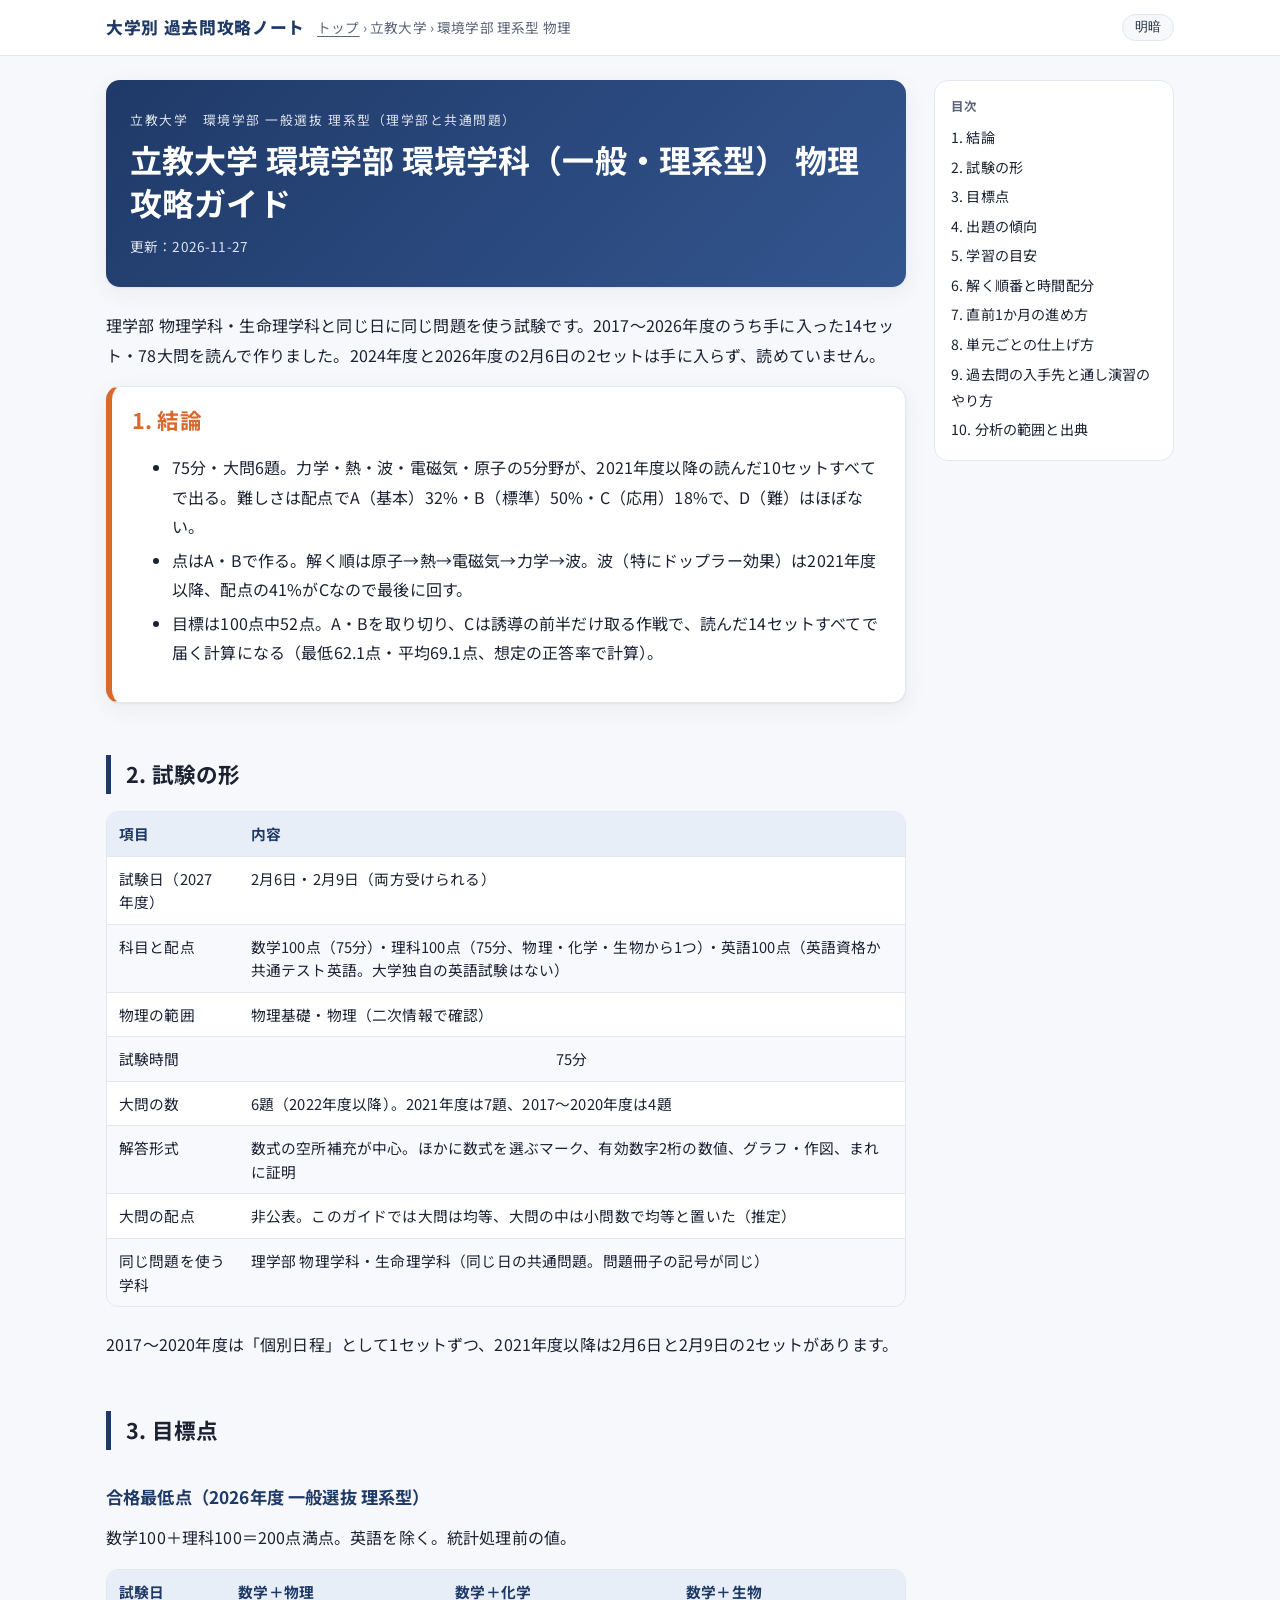
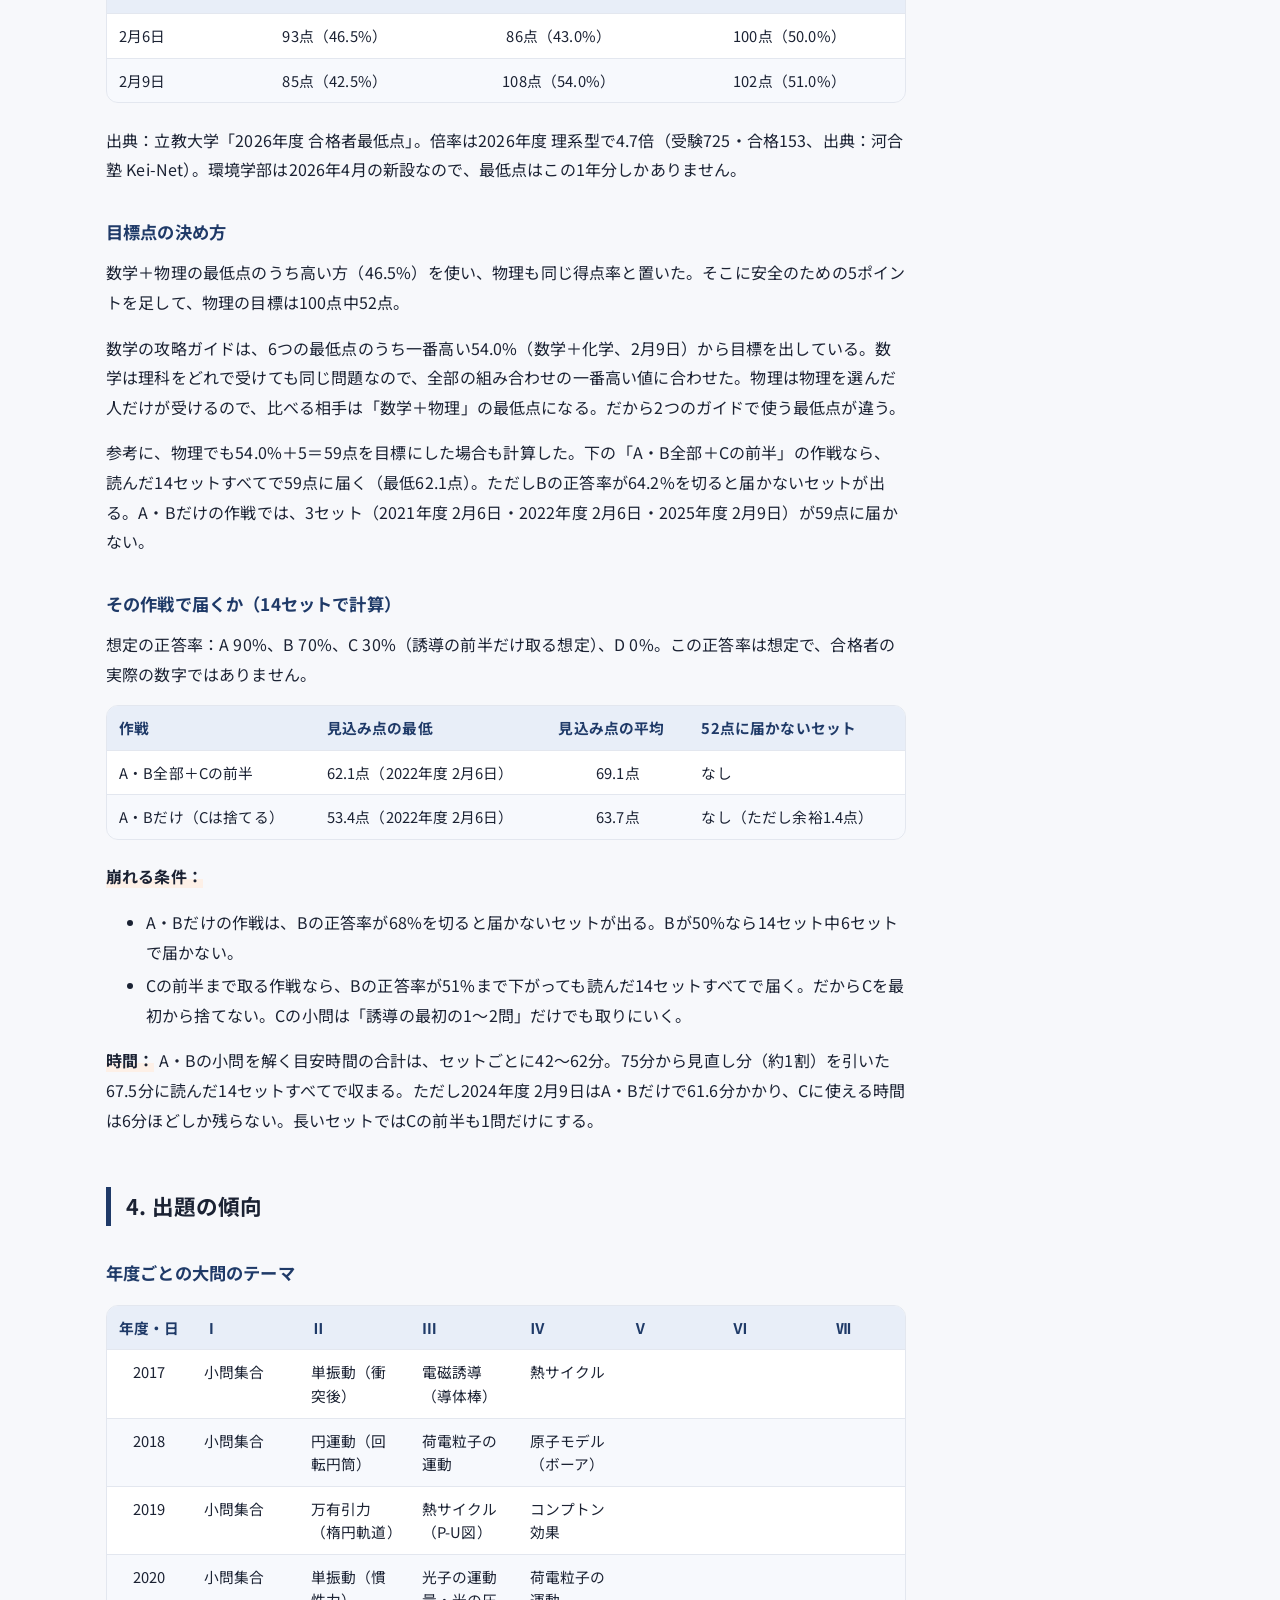
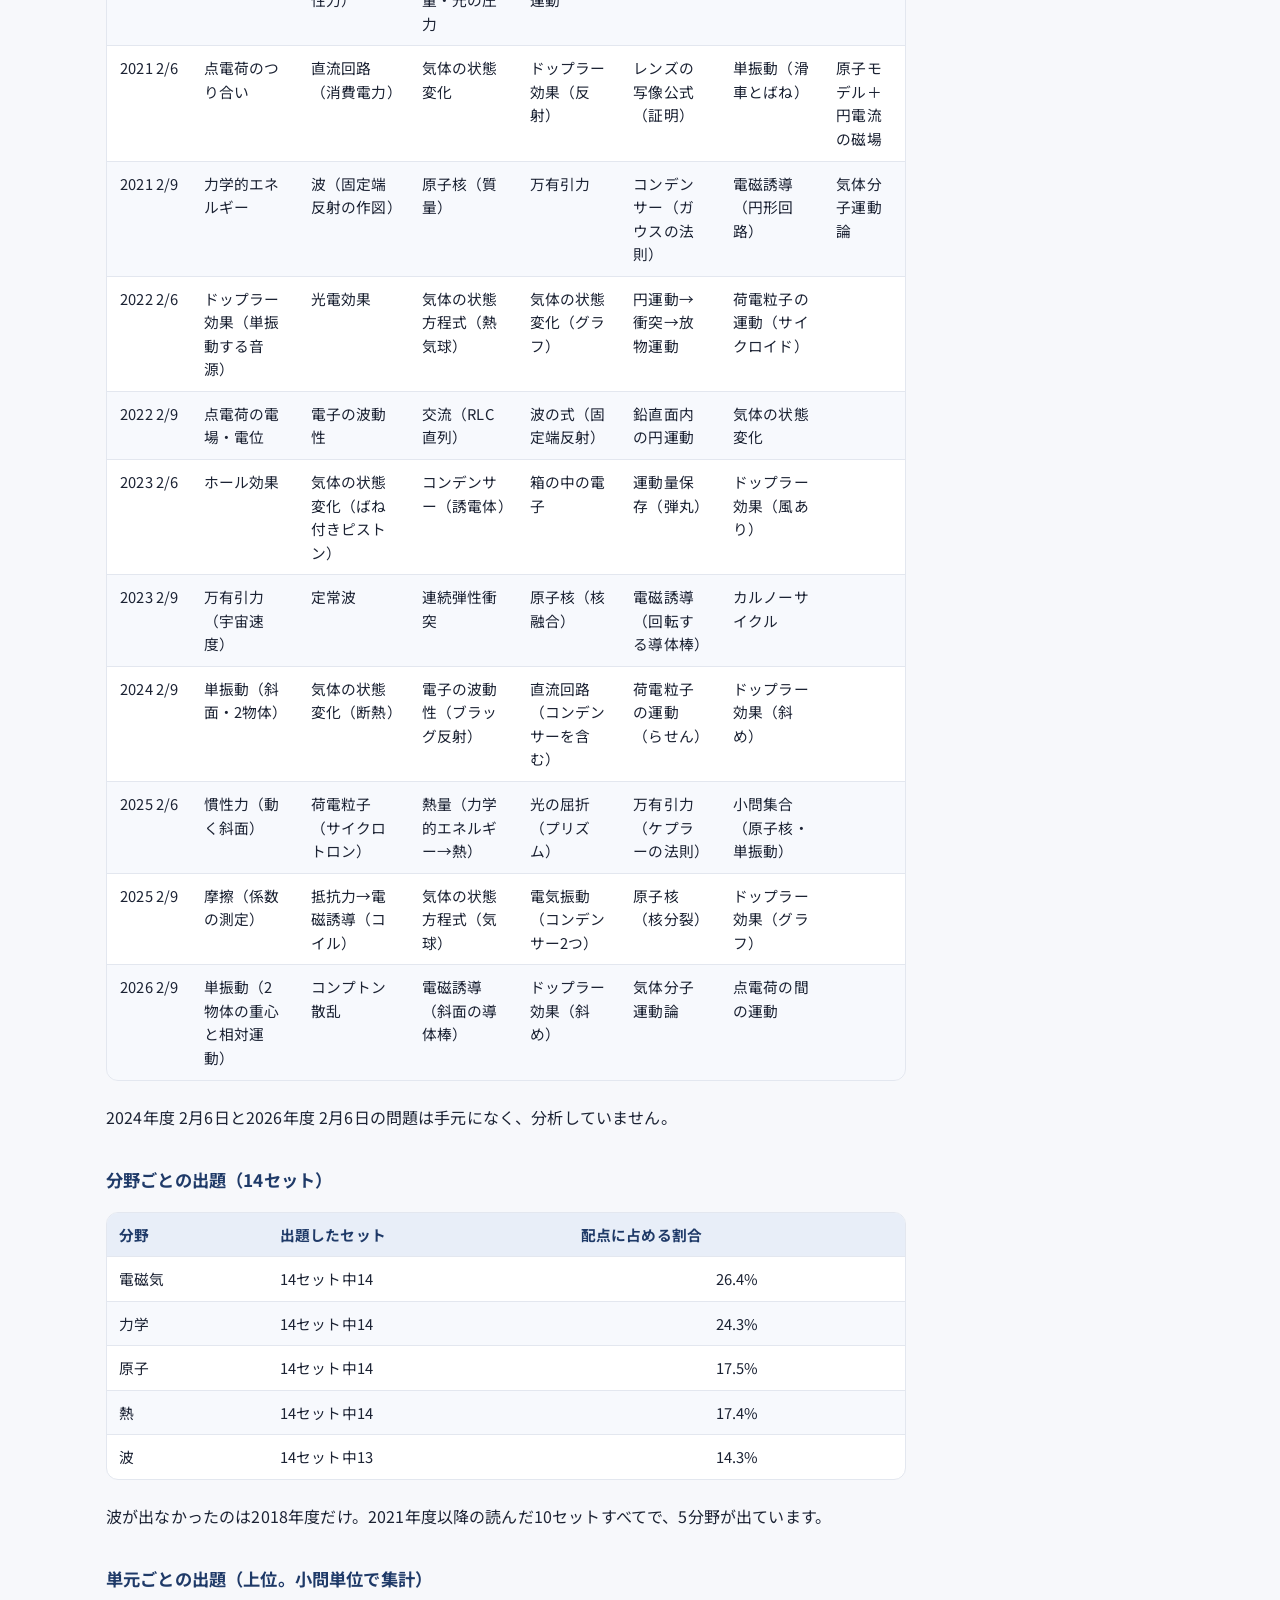
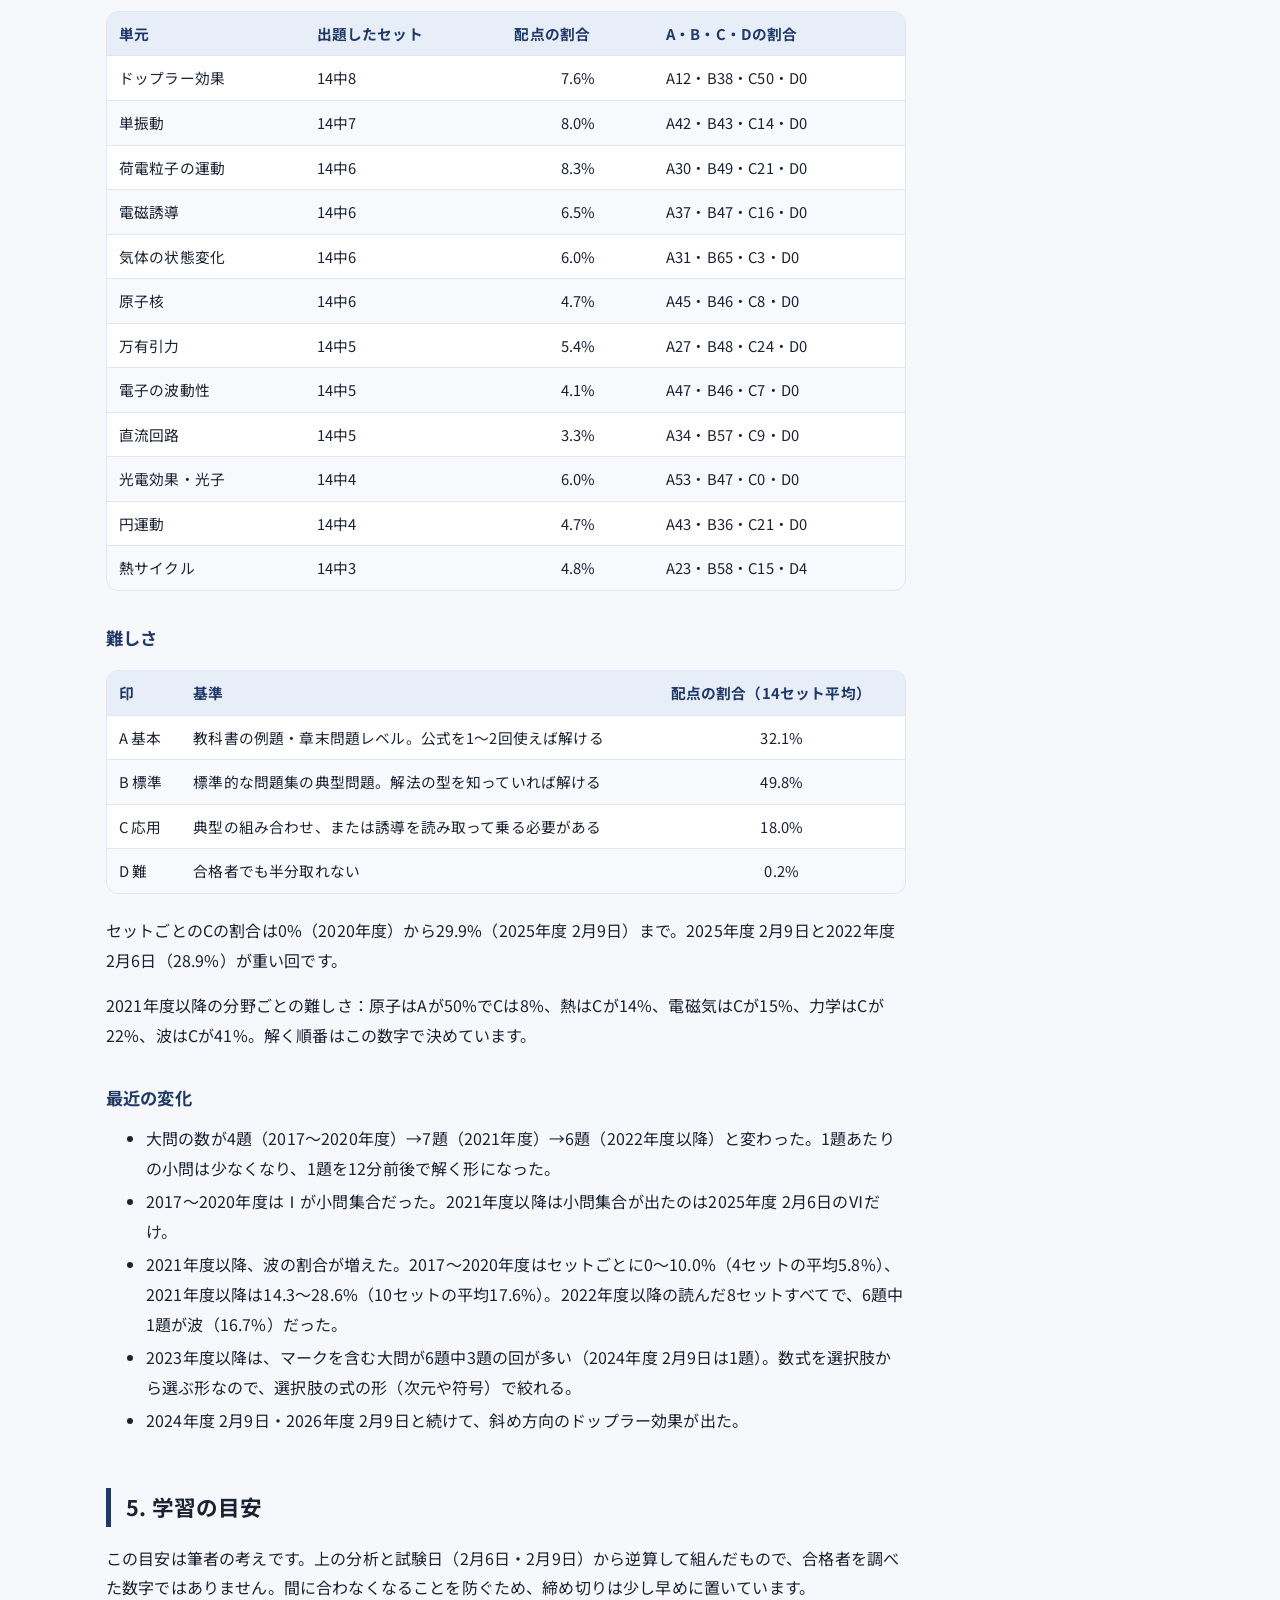
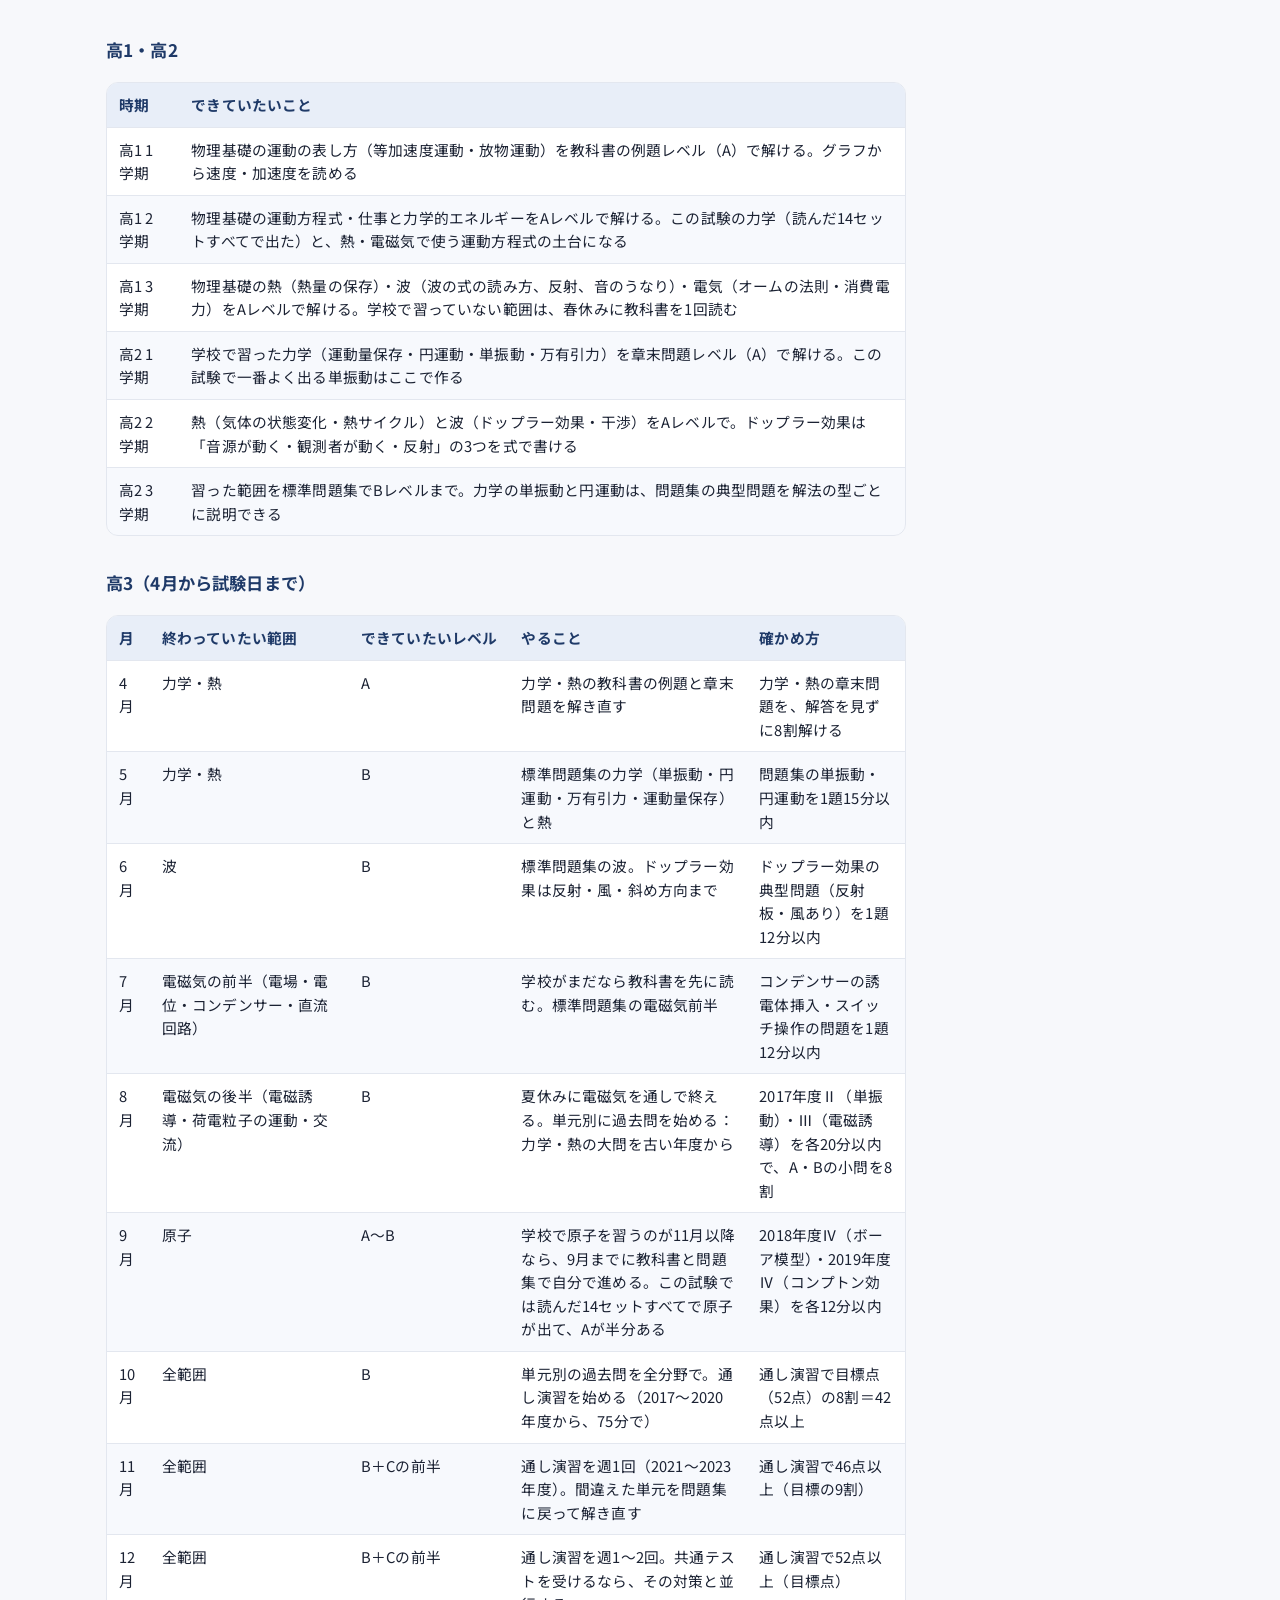
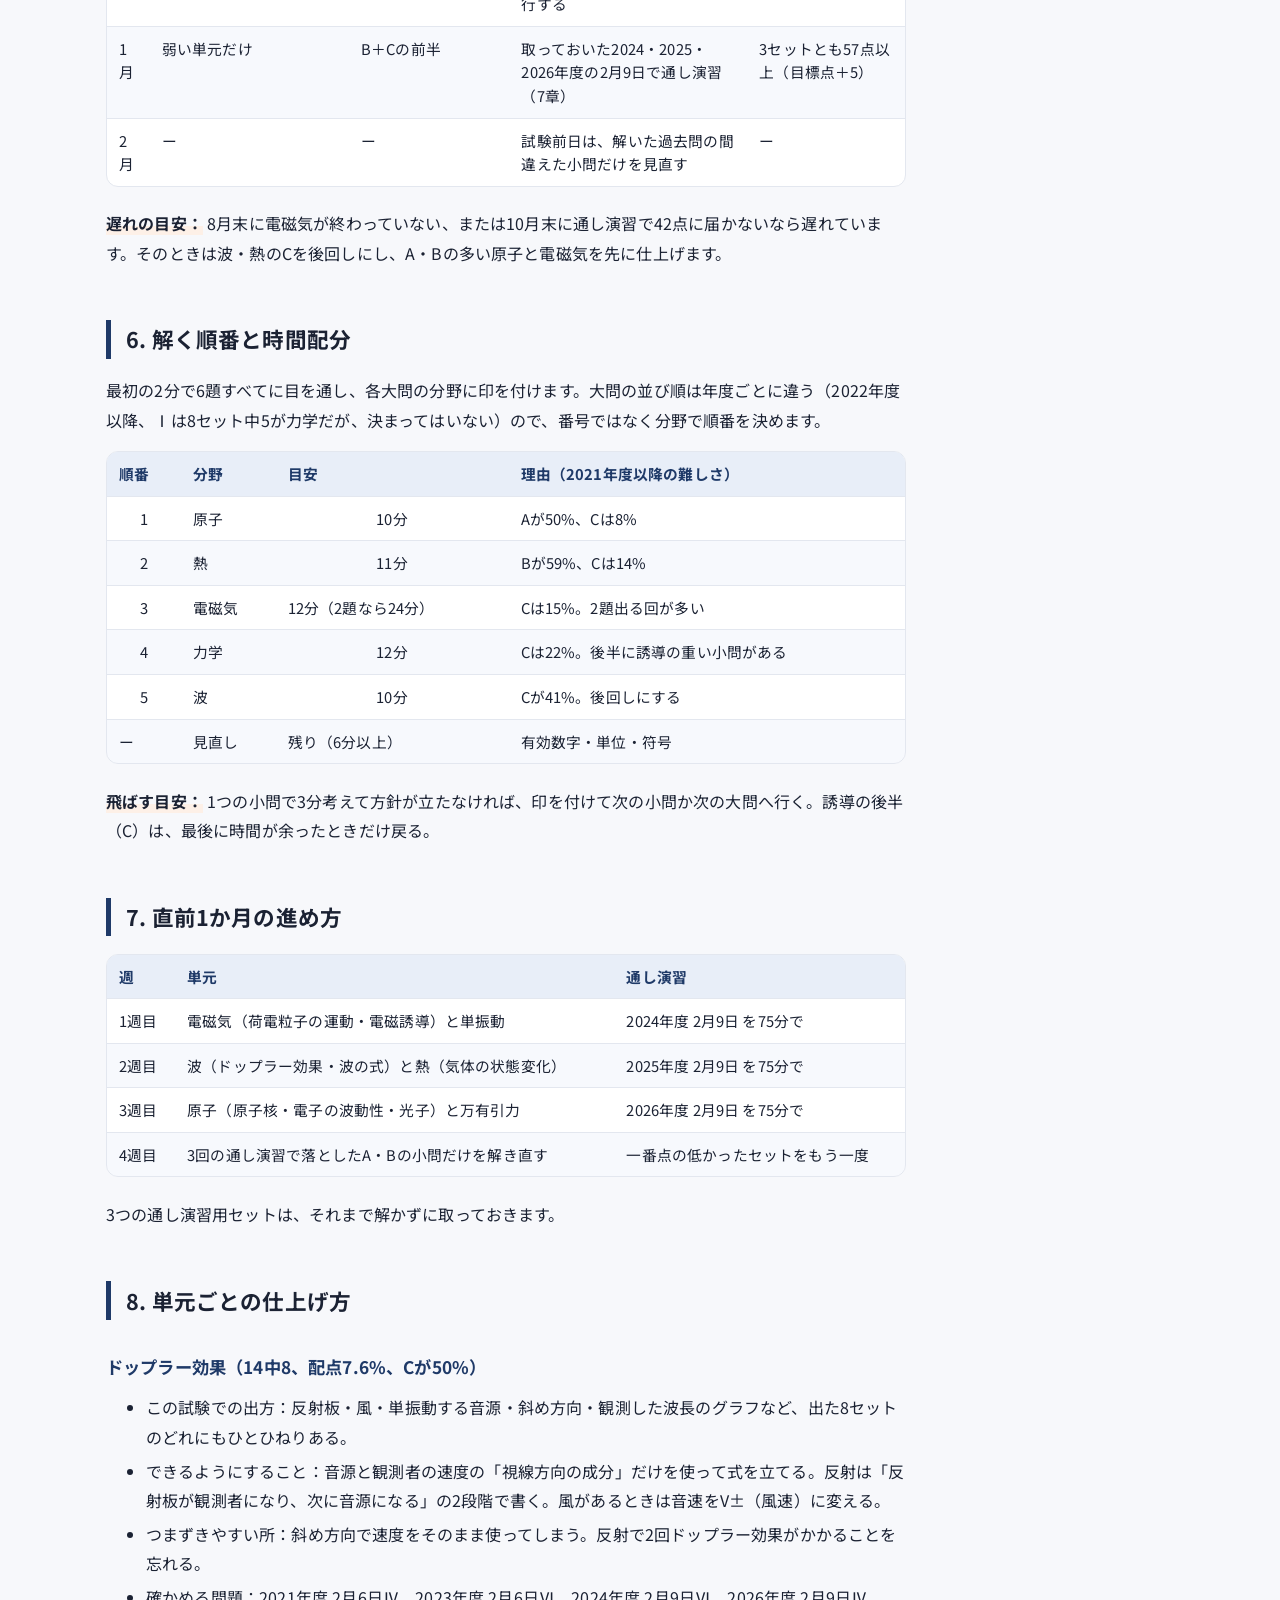
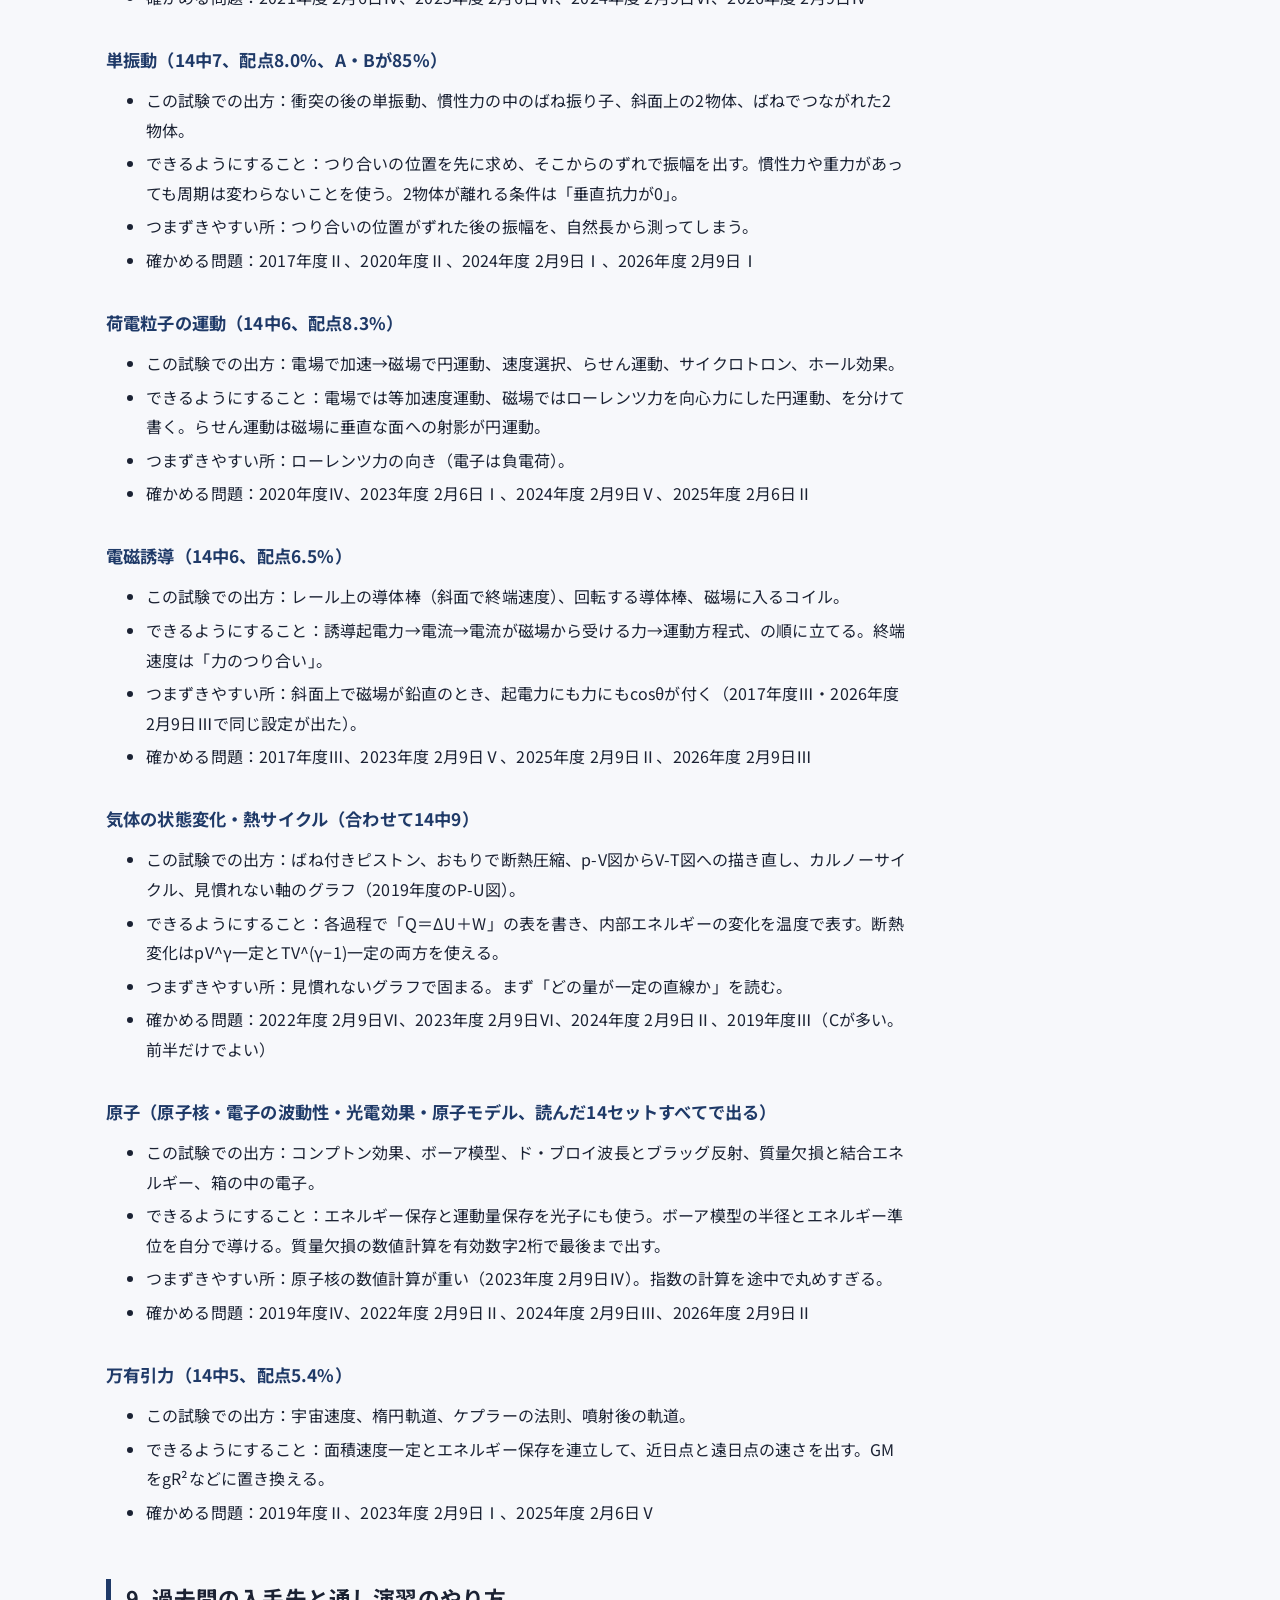
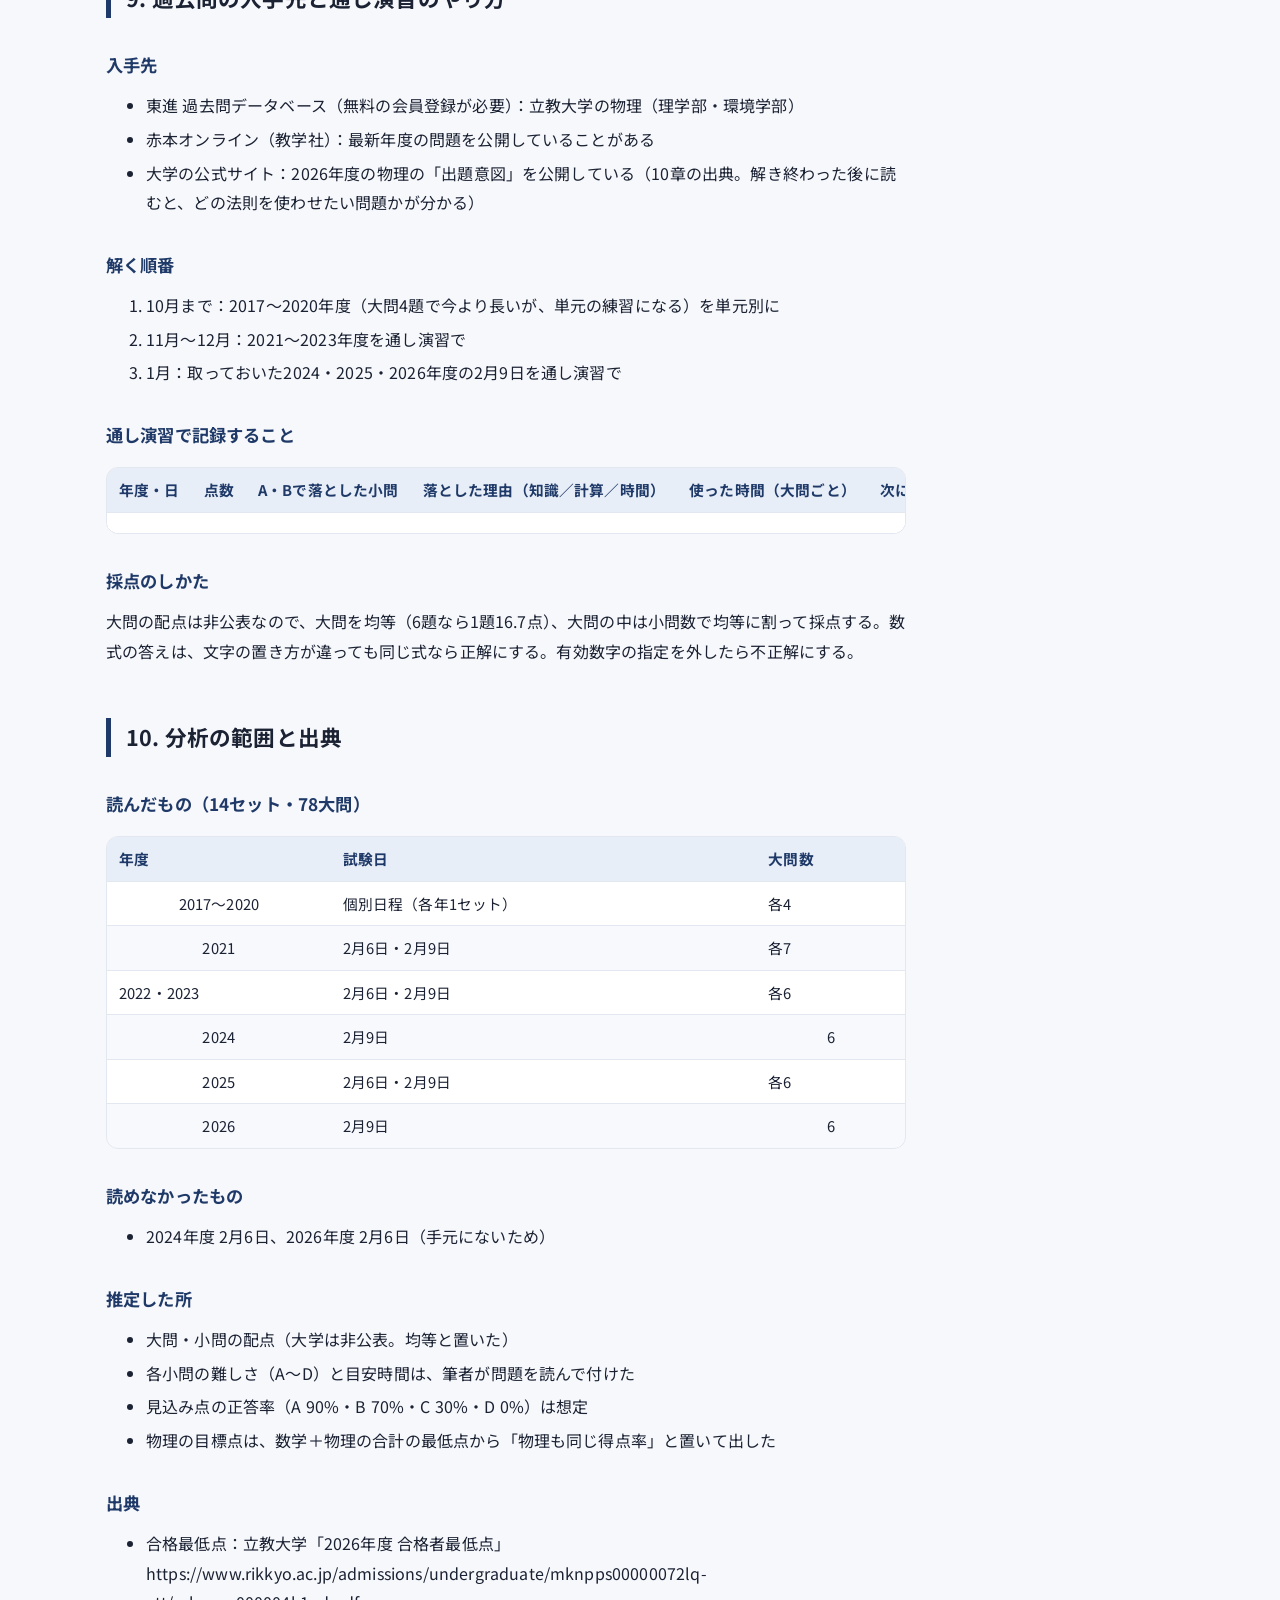
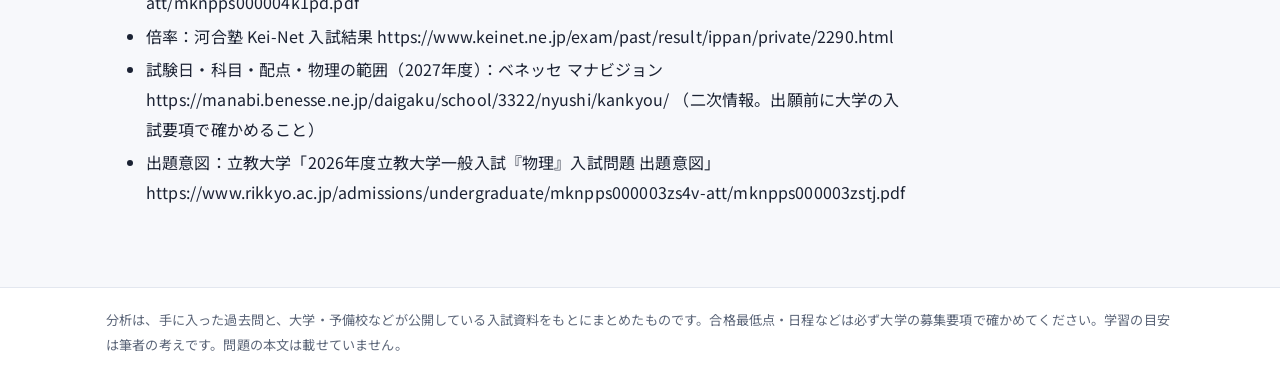
<file: docs/rikkyo-kankyo-physics.html>
<!doctype html>
<html lang="ja"><head><meta charset="utf-8"><meta name="viewport" content="width=device-width,initial-scale=1">
<title>立教大学 環境学部 環境学科（一般・理系型） 物理 攻略ガイド｜大学別 過去問攻略ノート</title>
<meta name="description" content="2017〜2026年度のうち手に入った14セット・78大問を読んで、出題傾向・目標点52点・高1からの学習の目安・解く順番をまとめました。">
<link rel="preconnect" href="https://fonts.googleapis.com"><link rel="preconnect" href="https://fonts.gstatic.com" crossorigin>
<link href="https://fonts.googleapis.com/css2?family=Noto+Sans+JP:wght@400;700;800&display=swap" rel="stylesheet">
<link rel="stylesheet" href="style.css"></head>
<body>
<header class="site-header"><div class="in"><a class="logo" href="index.html">大学別 過去問攻略ノート</a><span class="crumbs"><a href="index.html">トップ</a> › 立教大学 › 環境学部 理系型 物理</span>
<button class="theme-btn" type="button" onclick="(function(){var r=document.documentElement;var d=r.getAttribute('data-theme')==='dark'||(!r.getAttribute('data-theme')&&matchMedia('(prefers-color-scheme: dark)').matches);r.setAttribute('data-theme',d?'light':'dark');try{localStorage.setItem('theme',r.getAttribute('data-theme'))}catch(e){}})()">明暗</button></div></header>
<script>try{var t=localStorage.getItem('theme');if(t)document.documentElement.setAttribute('data-theme',t)}catch(e){}</script>
<div class="wrap has-toc"><article><div class="toc-mobile"><details><summary>目次</summary><ol><li><a href="#1-結論">1. 結論</a></li><li><a href="#2-試験の形">2. 試験の形</a></li><li><a href="#3-目標点">3. 目標点</a></li><li><a href="#4-出題の傾向">4. 出題の傾向</a></li><li><a href="#5-学習の目安">5. 学習の目安</a></li><li><a href="#6-解く順番と時間配分">6. 解く順番と時間配分</a></li><li><a href="#7-直前1か月の進め方">7. 直前1か月の進め方</a></li><li><a href="#8-単元ごとの仕上げ方">8. 単元ごとの仕上げ方</a></li><li><a href="#9-過去問の入手先と通し演習のやり方">9. 過去問の入手先と通し演習のやり方</a></li><li><a href="#10-分析の範囲と出典">10. 分析の範囲と出典</a></li></ol></details></div><div class="hero"><div class="kicker">立教大学　環境学部 一般選抜 理系型（理学部と共通問題）</div><h1>立教大学 環境学部 環境学科（一般・理系型） 物理 攻略ガイド</h1><div class="meta">更新：2026-11-27</div></div><p>理学部 物理学科・生命理学科と同じ日に同じ問題を使う試験です。2017〜2026年度のうち手に入った14セット・78大問を読んで作りました。2024年度と2026年度の2月6日の2セットは手に入らず、読めていません。</p>
<section class="summary"><h2 id="1-結論">1. 結論</h2>
<ul>
<li>75分・大問6題。力学・熱・波・電磁気・原子の5分野が、2021年度以降の読んだ10セットすべてで出る。難しさは配点でA（基本）32%・B（標準）50%・C（応用）18%で、D（難）はほぼない。</li>
<li>点はA・Bで作る。解く順は原子→熱→電磁気→力学→波。波（特にドップラー効果）は2021年度以降、配点の41%がCなので最後に回す。</li>
<li>目標は100点中52点。A・Bを取り切り、Cは誘導の前半だけ取る作戦で、読んだ14セットすべてで届く計算になる（最低62.1点・平均69.1点、想定の正答率で計算）。</li>
</ul>
</section><h2 id="2-試験の形">2. 試験の形</h2>
<div class="table-wrap"><table>
<thead>
<tr>
<th>項目</th>
<th>内容</th>
</tr>
</thead>
<tbody>
<tr>
<td>試験日（2027年度）</td>
<td>2月6日・2月9日（両方受けられる）</td>
</tr>
<tr>
<td>科目と配点</td>
<td>数学100点（75分）・理科100点（75分、物理・化学・生物から1つ）・英語100点（英語資格か共通テスト英語。大学独自の英語試験はない）</td>
</tr>
<tr>
<td>物理の範囲</td>
<td>物理基礎・物理（二次情報で確認）</td>
</tr>
<tr>
<td>試験時間</td>
<td class="num">75分</td>
</tr>
<tr>
<td>大問の数</td>
<td>6題（2022年度以降）。2021年度は7題、2017〜2020年度は4題</td>
</tr>
<tr>
<td>解答形式</td>
<td>数式の空所補充が中心。ほかに数式を選ぶマーク、有効数字2桁の数値、グラフ・作図、まれに証明</td>
</tr>
<tr>
<td>大問の配点</td>
<td>非公表。このガイドでは大問は均等、大問の中は小問数で均等と置いた（推定）</td>
</tr>
<tr>
<td>同じ問題を使う学科</td>
<td>理学部 物理学科・生命理学科（同じ日の共通問題。問題冊子の記号が同じ）</td>
</tr>
</tbody>
</table></div>
<p>2017〜2020年度は「個別日程」として1セットずつ、2021年度以降は2月6日と2月9日の2セットがあります。</p>
<h2 id="3-目標点">3. 目標点</h2>
<h3 id="合格最低点-2026年度-一般選抜-理系型">合格最低点（2026年度 一般選抜 理系型）</h3>
<p>数学100＋理科100＝200点満点。英語を除く。統計処理前の値。</p>
<div class="table-wrap"><table>
<thead>
<tr>
<th>試験日</th>
<th>数学＋物理</th>
<th>数学＋化学</th>
<th>数学＋生物</th>
</tr>
</thead>
<tbody>
<tr>
<td>2月6日</td>
<td class="num">93点（46.5%）</td>
<td class="num">86点（43.0%）</td>
<td class="num">100点（50.0%）</td>
</tr>
<tr>
<td>2月9日</td>
<td class="num">85点（42.5%）</td>
<td class="num">108点（54.0%）</td>
<td class="num">102点（51.0%）</td>
</tr>
</tbody>
</table></div>
<p>出典：立教大学「2026年度 合格者最低点」。倍率は2026年度 理系型で4.7倍（受験725・合格153、出典：河合塾 Kei-Net）。環境学部は2026年4月の新設なので、最低点はこの1年分しかありません。</p>
<h3 id="目標点の決め方">目標点の決め方</h3>
<p>数学＋物理の最低点のうち高い方（46.5%）を使い、物理も同じ得点率と置いた。そこに安全のための5ポイントを足して、物理の目標は100点中52点。</p>
<p>数学の攻略ガイドは、6つの最低点のうち一番高い54.0%（数学＋化学、2月9日）から目標を出している。数学は理科をどれで受けても同じ問題なので、全部の組み合わせの一番高い値に合わせた。物理は物理を選んだ人だけが受けるので、比べる相手は「数学＋物理」の最低点になる。だから2つのガイドで使う最低点が違う。</p>
<p>参考に、物理でも54.0%＋5＝59点を目標にした場合も計算した。下の「A・B全部＋Cの前半」の作戦なら、読んだ14セットすべてで59点に届く（最低62.1点）。ただしBの正答率が64.2%を切ると届かないセットが出る。A・Bだけの作戦では、3セット（2021年度 2月6日・2022年度 2月6日・2025年度 2月9日）が59点に届かない。</p>
<h3 id="その作戦で届くか-14セットで計算">その作戦で届くか（14セットで計算）</h3>
<p>想定の正答率：A 90%、B 70%、C 30%（誘導の前半だけ取る想定）、D 0%。この正答率は想定で、合格者の実際の数字ではありません。</p>
<div class="table-wrap"><table>
<thead>
<tr>
<th>作戦</th>
<th>見込み点の最低</th>
<th>見込み点の平均</th>
<th>52点に届かないセット</th>
</tr>
</thead>
<tbody>
<tr>
<td>A・B全部＋Cの前半</td>
<td>62.1点（2022年度 2月6日）</td>
<td class="num">69.1点</td>
<td>なし</td>
</tr>
<tr>
<td>A・Bだけ（Cは捨てる）</td>
<td>53.4点（2022年度 2月6日）</td>
<td class="num">63.7点</td>
<td>なし（ただし余裕1.4点）</td>
</tr>
</tbody>
</table></div>
<p><strong>崩れる条件：</strong></p>
<ul>
<li>A・Bだけの作戦は、Bの正答率が68%を切ると届かないセットが出る。Bが50%なら14セット中6セットで届かない。</li>
<li>Cの前半まで取る作戦なら、Bの正答率が51%まで下がっても読んだ14セットすべてで届く。だからCを最初から捨てない。Cの小問は「誘導の最初の1〜2問」だけでも取りにいく。</li>
</ul>
<p><strong>時間：</strong> A・Bの小問を解く目安時間の合計は、セットごとに42〜62分。75分から見直し分（約1割）を引いた67.5分に読んだ14セットすべてで収まる。ただし2024年度 2月9日はA・Bだけで61.6分かかり、Cに使える時間は6分ほどしか残らない。長いセットではCの前半も1問だけにする。</p>
<h2 id="4-出題の傾向">4. 出題の傾向</h2>
<h3 id="年度ごとの大問のテーマ">年度ごとの大問のテーマ</h3>
<div class="table-wrap"><table>
<thead>
<tr>
<th>年度・日</th>
<th>Ⅰ</th>
<th>Ⅱ</th>
<th>Ⅲ</th>
<th>Ⅳ</th>
<th>Ⅴ</th>
<th>Ⅵ</th>
<th>Ⅶ</th>
</tr>
</thead>
<tbody>
<tr>
<td class="num">2017</td>
<td>小問集合</td>
<td>単振動（衝突後）</td>
<td>電磁誘導（導体棒）</td>
<td>熱サイクル</td>
<td></td>
<td></td>
<td></td>
</tr>
<tr>
<td class="num">2018</td>
<td>小問集合</td>
<td>円運動（回転円筒）</td>
<td>荷電粒子の運動</td>
<td>原子モデル（ボーア）</td>
<td></td>
<td></td>
<td></td>
</tr>
<tr>
<td class="num">2019</td>
<td>小問集合</td>
<td>万有引力（楕円軌道）</td>
<td>熱サイクル（P-U図）</td>
<td>コンプトン効果</td>
<td></td>
<td></td>
<td></td>
</tr>
<tr>
<td class="num">2020</td>
<td>小問集合</td>
<td>単振動（慣性力）</td>
<td>光子の運動量・光の圧力</td>
<td>荷電粒子の運動</td>
<td></td>
<td></td>
<td></td>
</tr>
<tr>
<td class="num">2021 2/6</td>
<td>点電荷のつり合い</td>
<td>直流回路（消費電力）</td>
<td>気体の状態変化</td>
<td>ドップラー効果（反射）</td>
<td>レンズの写像公式（証明）</td>
<td>単振動（滑車とばね）</td>
<td>原子モデル＋円電流の磁場</td>
</tr>
<tr>
<td class="num">2021 2/9</td>
<td>力学的エネルギー</td>
<td>波（固定端反射の作図）</td>
<td>原子核（質量）</td>
<td>万有引力</td>
<td>コンデンサー（ガウスの法則）</td>
<td>電磁誘導（円形回路）</td>
<td>気体分子運動論</td>
</tr>
<tr>
<td class="num">2022 2/6</td>
<td>ドップラー効果（単振動する音源）</td>
<td>光電効果</td>
<td>気体の状態方程式（熱気球）</td>
<td>気体の状態変化（グラフ）</td>
<td>円運動→衝突→放物運動</td>
<td>荷電粒子の運動（サイクロイド）</td>
<td></td>
</tr>
<tr>
<td class="num">2022 2/9</td>
<td>点電荷の電場・電位</td>
<td>電子の波動性</td>
<td>交流（RLC直列）</td>
<td>波の式（固定端反射）</td>
<td>鉛直面内の円運動</td>
<td>気体の状態変化</td>
<td></td>
</tr>
<tr>
<td class="num">2023 2/6</td>
<td>ホール効果</td>
<td>気体の状態変化（ばね付きピストン）</td>
<td>コンデンサー（誘電体）</td>
<td>箱の中の電子</td>
<td>運動量保存（弾丸）</td>
<td>ドップラー効果（風あり）</td>
<td></td>
</tr>
<tr>
<td class="num">2023 2/9</td>
<td>万有引力（宇宙速度）</td>
<td>定常波</td>
<td>連続弾性衝突</td>
<td>原子核（核融合）</td>
<td>電磁誘導（回転する導体棒）</td>
<td>カルノーサイクル</td>
<td></td>
</tr>
<tr>
<td class="num">2024 2/9</td>
<td>単振動（斜面・2物体）</td>
<td>気体の状態変化（断熱）</td>
<td>電子の波動性（ブラッグ反射）</td>
<td>直流回路（コンデンサーを含む）</td>
<td>荷電粒子の運動（らせん）</td>
<td>ドップラー効果（斜め）</td>
<td></td>
</tr>
<tr>
<td class="num">2025 2/6</td>
<td>慣性力（動く斜面）</td>
<td>荷電粒子（サイクロトロン）</td>
<td>熱量（力学的エネルギー→熱）</td>
<td>光の屈折（プリズム）</td>
<td>万有引力（ケプラーの法則）</td>
<td>小問集合（原子核・単振動）</td>
<td></td>
</tr>
<tr>
<td class="num">2025 2/9</td>
<td>摩擦（係数の測定）</td>
<td>抵抗力→電磁誘導（コイル）</td>
<td>気体の状態方程式（気球）</td>
<td>電気振動（コンデンサー2つ）</td>
<td>原子核（核分裂）</td>
<td>ドップラー効果（グラフ）</td>
<td></td>
</tr>
<tr>
<td class="num">2026 2/9</td>
<td>単振動（2物体の重心と相対運動）</td>
<td>コンプトン散乱</td>
<td>電磁誘導（斜面の導体棒）</td>
<td>ドップラー効果（斜め）</td>
<td>気体分子運動論</td>
<td>点電荷の間の運動</td>
<td></td>
</tr>
</tbody>
</table></div>
<p>2024年度 2月6日と2026年度 2月6日の問題は手元になく、分析していません。</p>
<h3 id="分野ごとの出題-14セット">分野ごとの出題（14セット）</h3>
<div class="table-wrap"><table>
<thead>
<tr>
<th>分野</th>
<th>出題したセット</th>
<th>配点に占める割合</th>
</tr>
</thead>
<tbody>
<tr>
<td>電磁気</td>
<td>14セット中14</td>
<td class="num">26.4%</td>
</tr>
<tr>
<td>力学</td>
<td>14セット中14</td>
<td class="num">24.3%</td>
</tr>
<tr>
<td>原子</td>
<td>14セット中14</td>
<td class="num">17.5%</td>
</tr>
<tr>
<td>熱</td>
<td>14セット中14</td>
<td class="num">17.4%</td>
</tr>
<tr>
<td>波</td>
<td>14セット中13</td>
<td class="num">14.3%</td>
</tr>
</tbody>
</table></div>
<p>波が出なかったのは2018年度だけ。2021年度以降の読んだ10セットすべてで、5分野が出ています。</p>
<h3 id="単元ごとの出題-上位-小問単位で集計">単元ごとの出題（上位。小問単位で集計）</h3>
<div class="table-wrap"><table>
<thead>
<tr>
<th>単元</th>
<th>出題したセット</th>
<th>配点の割合</th>
<th>A・B・C・Dの割合</th>
</tr>
</thead>
<tbody>
<tr>
<td>ドップラー効果</td>
<td>14中8</td>
<td class="num">7.6%</td>
<td>A12・B38・C50・D0</td>
</tr>
<tr>
<td>単振動</td>
<td>14中7</td>
<td class="num">8.0%</td>
<td>A42・B43・C14・D0</td>
</tr>
<tr>
<td>荷電粒子の運動</td>
<td>14中6</td>
<td class="num">8.3%</td>
<td>A30・B49・C21・D0</td>
</tr>
<tr>
<td>電磁誘導</td>
<td>14中6</td>
<td class="num">6.5%</td>
<td>A37・B47・C16・D0</td>
</tr>
<tr>
<td>気体の状態変化</td>
<td>14中6</td>
<td class="num">6.0%</td>
<td>A31・B65・C3・D0</td>
</tr>
<tr>
<td>原子核</td>
<td>14中6</td>
<td class="num">4.7%</td>
<td>A45・B46・C8・D0</td>
</tr>
<tr>
<td>万有引力</td>
<td>14中5</td>
<td class="num">5.4%</td>
<td>A27・B48・C24・D0</td>
</tr>
<tr>
<td>電子の波動性</td>
<td>14中5</td>
<td class="num">4.1%</td>
<td>A47・B46・C7・D0</td>
</tr>
<tr>
<td>直流回路</td>
<td>14中5</td>
<td class="num">3.3%</td>
<td>A34・B57・C9・D0</td>
</tr>
<tr>
<td>光電効果・光子</td>
<td>14中4</td>
<td class="num">6.0%</td>
<td>A53・B47・C0・D0</td>
</tr>
<tr>
<td>円運動</td>
<td>14中4</td>
<td class="num">4.7%</td>
<td>A43・B36・C21・D0</td>
</tr>
<tr>
<td>熱サイクル</td>
<td>14中3</td>
<td class="num">4.8%</td>
<td>A23・B58・C15・D4</td>
</tr>
</tbody>
</table></div>
<h3 id="難しさ">難しさ</h3>
<div class="table-wrap"><table>
<thead>
<tr>
<th>印</th>
<th>基準</th>
<th>配点の割合（14セット平均）</th>
</tr>
</thead>
<tbody>
<tr>
<td>A 基本</td>
<td>教科書の例題・章末問題レベル。公式を1〜2回使えば解ける</td>
<td class="num">32.1%</td>
</tr>
<tr>
<td>B 標準</td>
<td>標準的な問題集の典型問題。解法の型を知っていれば解ける</td>
<td class="num">49.8%</td>
</tr>
<tr>
<td>C 応用</td>
<td>典型の組み合わせ、または誘導を読み取って乗る必要がある</td>
<td class="num">18.0%</td>
</tr>
<tr>
<td>D 難</td>
<td>合格者でも半分取れない</td>
<td class="num">0.2%</td>
</tr>
</tbody>
</table></div>
<p>セットごとのCの割合は0%（2020年度）から29.9%（2025年度 2月9日）まで。2025年度 2月9日と2022年度 2月6日（28.9%）が重い回です。</p>
<p>2021年度以降の分野ごとの難しさ：原子はAが50%でCは8%、熱はCが14%、電磁気はCが15%、力学はCが22%、波はCが41%。解く順番はこの数字で決めています。</p>
<h3 id="最近の変化">最近の変化</h3>
<ul>
<li>大問の数が4題（2017〜2020年度）→7題（2021年度）→6題（2022年度以降）と変わった。1題あたりの小問は少なくなり、1題を12分前後で解く形になった。</li>
<li>2017〜2020年度はⅠが小問集合だった。2021年度以降は小問集合が出たのは2025年度 2月6日のⅥだけ。</li>
<li>2021年度以降、波の割合が増えた。2017〜2020年度はセットごとに0〜10.0%（4セットの平均5.8%）、2021年度以降は14.3〜28.6%（10セットの平均17.6%）。2022年度以降の読んだ8セットすべてで、6題中1題が波（16.7%）だった。</li>
<li>2023年度以降は、マークを含む大問が6題中3題の回が多い（2024年度 2月9日は1題）。数式を選択肢から選ぶ形なので、選択肢の式の形（次元や符号）で絞れる。</li>
<li>2024年度 2月9日・2026年度 2月9日と続けて、斜め方向のドップラー効果が出た。</li>
</ul>
<h2 id="5-学習の目安">5. 学習の目安</h2>
<p>この目安は筆者の考えです。上の分析と試験日（2月6日・2月9日）から逆算して組んだもので、合格者を調べた数字ではありません。間に合わなくなることを防ぐため、締め切りは少し早めに置いています。</p>
<h3 id="高1・高2">高1・高2</h3>
<div class="table-wrap"><table>
<thead>
<tr>
<th>時期</th>
<th>できていたいこと</th>
</tr>
</thead>
<tbody>
<tr>
<td>高1 1学期</td>
<td>物理基礎の運動の表し方（等加速度運動・放物運動）を教科書の例題レベル（A）で解ける。グラフから速度・加速度を読める</td>
</tr>
<tr>
<td>高1 2学期</td>
<td>物理基礎の運動方程式・仕事と力学的エネルギーをAレベルで解ける。この試験の力学（読んだ14セットすべてで出た）と、熱・電磁気で使う運動方程式の土台になる</td>
</tr>
<tr>
<td>高1 3学期</td>
<td>物理基礎の熱（熱量の保存）・波（波の式の読み方、反射、音のうなり）・電気（オームの法則・消費電力）をAレベルで解ける。学校で習っていない範囲は、春休みに教科書を1回読む</td>
</tr>
<tr>
<td>高2 1学期</td>
<td>学校で習った力学（運動量保存・円運動・単振動・万有引力）を章末問題レベル（A）で解ける。この試験で一番よく出る単振動はここで作る</td>
</tr>
<tr>
<td>高2 2学期</td>
<td>熱（気体の状態変化・熱サイクル）と波（ドップラー効果・干渉）をAレベルで。ドップラー効果は「音源が動く・観測者が動く・反射」の3つを式で書ける</td>
</tr>
<tr>
<td>高2 3学期</td>
<td>習った範囲を標準問題集でBレベルまで。力学の単振動と円運動は、問題集の典型問題を解法の型ごとに説明できる</td>
</tr>
</tbody>
</table></div>
<h3 id="高3-4月から試験日まで">高3（4月から試験日まで）</h3>
<div class="table-wrap"><table>
<thead>
<tr>
<th>月</th>
<th>終わっていたい範囲</th>
<th>できていたいレベル</th>
<th>やること</th>
<th>確かめ方</th>
</tr>
</thead>
<tbody>
<tr>
<td>4月</td>
<td>力学・熱</td>
<td>A</td>
<td>力学・熱の教科書の例題と章末問題を解き直す</td>
<td>力学・熱の章末問題を、解答を見ずに8割解ける</td>
</tr>
<tr>
<td>5月</td>
<td>力学・熱</td>
<td>B</td>
<td>標準問題集の力学（単振動・円運動・万有引力・運動量保存）と熱</td>
<td>問題集の単振動・円運動を1題15分以内</td>
</tr>
<tr>
<td>6月</td>
<td>波</td>
<td>B</td>
<td>標準問題集の波。ドップラー効果は反射・風・斜め方向まで</td>
<td>ドップラー効果の典型問題（反射板・風あり）を1題12分以内</td>
</tr>
<tr>
<td>7月</td>
<td>電磁気の前半（電場・電位・コンデンサー・直流回路）</td>
<td>B</td>
<td>学校がまだなら教科書を先に読む。標準問題集の電磁気前半</td>
<td>コンデンサーの誘電体挿入・スイッチ操作の問題を1題12分以内</td>
</tr>
<tr>
<td>8月</td>
<td>電磁気の後半（電磁誘導・荷電粒子の運動・交流）</td>
<td>B</td>
<td>夏休みに電磁気を通しで終える。単元別に過去問を始める：力学・熱の大問を古い年度から</td>
<td>2017年度Ⅱ（単振動）・Ⅲ（電磁誘導）を各20分以内で、A・Bの小問を8割</td>
</tr>
<tr>
<td>9月</td>
<td>原子</td>
<td>A〜B</td>
<td>学校で原子を習うのが11月以降なら、9月までに教科書と問題集で自分で進める。この試験では読んだ14セットすべてで原子が出て、Aが半分ある</td>
<td>2018年度Ⅳ（ボーア模型）・2019年度Ⅳ（コンプトン効果）を各12分以内</td>
</tr>
<tr>
<td>10月</td>
<td>全範囲</td>
<td>B</td>
<td>単元別の過去問を全分野で。通し演習を始める（2017〜2020年度から、75分で）</td>
<td>通し演習で目標点（52点）の8割＝42点以上</td>
</tr>
<tr>
<td>11月</td>
<td>全範囲</td>
<td>B＋Cの前半</td>
<td>通し演習を週1回（2021〜2023年度）。間違えた単元を問題集に戻って解き直す</td>
<td>通し演習で46点以上（目標の9割）</td>
</tr>
<tr>
<td>12月</td>
<td>全範囲</td>
<td>B＋Cの前半</td>
<td>通し演習を週1〜2回。共通テストを受けるなら、その対策と並行する</td>
<td>通し演習で52点以上（目標点）</td>
</tr>
<tr>
<td>1月</td>
<td>弱い単元だけ</td>
<td>B＋Cの前半</td>
<td>取っておいた2024・2025・2026年度の2月9日で通し演習（7章）</td>
<td>3セットとも57点以上（目標点＋5）</td>
</tr>
<tr>
<td>2月</td>
<td>ー</td>
<td>ー</td>
<td>試験前日は、解いた過去問の間違えた小問だけを見直す</td>
<td>ー</td>
</tr>
</tbody>
</table></div>
<p><strong>遅れの目安：</strong> 8月末に電磁気が終わっていない、または10月末に通し演習で42点に届かないなら遅れています。そのときは波・熱のCを後回しにし、A・Bの多い原子と電磁気を先に仕上げます。</p>
<h2 id="6-解く順番と時間配分">6. 解く順番と時間配分</h2>
<p>最初の2分で6題すべてに目を通し、各大問の分野に印を付けます。大問の並び順は年度ごとに違う（2022年度以降、Ⅰは8セット中5が力学だが、決まってはいない）ので、番号ではなく分野で順番を決めます。</p>
<div class="table-wrap"><table>
<thead>
<tr>
<th>順番</th>
<th>分野</th>
<th>目安</th>
<th>理由（2021年度以降の難しさ）</th>
</tr>
</thead>
<tbody>
<tr>
<td class="num">1</td>
<td>原子</td>
<td class="num">10分</td>
<td>Aが50%、Cは8%</td>
</tr>
<tr>
<td class="num">2</td>
<td>熱</td>
<td class="num">11分</td>
<td>Bが59%、Cは14%</td>
</tr>
<tr>
<td class="num">3</td>
<td>電磁気</td>
<td>12分（2題なら24分）</td>
<td>Cは15%。2題出る回が多い</td>
</tr>
<tr>
<td class="num">4</td>
<td>力学</td>
<td class="num">12分</td>
<td>Cは22%。後半に誘導の重い小問がある</td>
</tr>
<tr>
<td class="num">5</td>
<td>波</td>
<td class="num">10分</td>
<td>Cが41%。後回しにする</td>
</tr>
<tr>
<td>ー</td>
<td>見直し</td>
<td>残り（6分以上）</td>
<td>有効数字・単位・符号</td>
</tr>
</tbody>
</table></div>
<p><strong>飛ばす目安：</strong> 1つの小問で3分考えて方針が立たなければ、印を付けて次の小問か次の大問へ行く。誘導の後半（C）は、最後に時間が余ったときだけ戻る。</p>
<h2 id="7-直前1か月の進め方">7. 直前1か月の進め方</h2>
<div class="table-wrap"><table>
<thead>
<tr>
<th>週</th>
<th>単元</th>
<th>通し演習</th>
</tr>
</thead>
<tbody>
<tr>
<td>1週目</td>
<td>電磁気（荷電粒子の運動・電磁誘導）と単振動</td>
<td>2024年度 2月9日 を75分で</td>
</tr>
<tr>
<td>2週目</td>
<td>波（ドップラー効果・波の式）と熱（気体の状態変化）</td>
<td>2025年度 2月9日 を75分で</td>
</tr>
<tr>
<td>3週目</td>
<td>原子（原子核・電子の波動性・光子）と万有引力</td>
<td>2026年度 2月9日 を75分で</td>
</tr>
<tr>
<td>4週目</td>
<td>3回の通し演習で落としたA・Bの小問だけを解き直す</td>
<td>一番点の低かったセットをもう一度</td>
</tr>
</tbody>
</table></div>
<p>3つの通し演習用セットは、それまで解かずに取っておきます。</p>
<h2 id="8-単元ごとの仕上げ方">8. 単元ごとの仕上げ方</h2>
<h3 id="ドップラー効果-14中8-配点7-6-Cが50">ドップラー効果（14中8、配点7.6%、Cが50%）</h3>
<ul>
<li>この試験での出方：反射板・風・単振動する音源・斜め方向・観測した波長のグラフなど、出た8セットのどれにもひとひねりある。</li>
<li>できるようにすること：音源と観測者の速度の「視線方向の成分」だけを使って式を立てる。反射は「反射板が観測者になり、次に音源になる」の2段階で書く。風があるときは音速をV±（風速）に変える。</li>
<li>つまずきやすい所：斜め方向で速度をそのまま使ってしまう。反射で2回ドップラー効果がかかることを忘れる。</li>
<li>確かめる問題：2021年度 2月6日Ⅳ、2023年度 2月6日Ⅵ、2024年度 2月9日Ⅵ、2026年度 2月9日Ⅳ</li>
</ul>
<h3 id="単振動-14中7-配点8-0-A・Bが85">単振動（14中7、配点8.0%、A・Bが85%）</h3>
<ul>
<li>この試験での出方：衝突の後の単振動、慣性力の中のばね振り子、斜面上の2物体、ばねでつながれた2物体。</li>
<li>できるようにすること：つり合いの位置を先に求め、そこからのずれで振幅を出す。慣性力や重力があっても周期は変わらないことを使う。2物体が離れる条件は「垂直抗力が0」。</li>
<li>つまずきやすい所：つり合いの位置がずれた後の振幅を、自然長から測ってしまう。</li>
<li>確かめる問題：2017年度Ⅱ、2020年度Ⅱ、2024年度 2月9日Ⅰ、2026年度 2月9日Ⅰ</li>
</ul>
<h3 id="荷電粒子の運動-14中6-配点8-3">荷電粒子の運動（14中6、配点8.3%）</h3>
<ul>
<li>この試験での出方：電場で加速→磁場で円運動、速度選択、らせん運動、サイクロトロン、ホール効果。</li>
<li>できるようにすること：電場では等加速度運動、磁場ではローレンツ力を向心力にした円運動、を分けて書く。らせん運動は磁場に垂直な面への射影が円運動。</li>
<li>つまずきやすい所：ローレンツ力の向き（電子は負電荷）。</li>
<li>確かめる問題：2020年度Ⅳ、2023年度 2月6日Ⅰ、2024年度 2月9日Ⅴ、2025年度 2月6日Ⅱ</li>
</ul>
<h3 id="電磁誘導-14中6-配点6-5">電磁誘導（14中6、配点6.5%）</h3>
<ul>
<li>この試験での出方：レール上の導体棒（斜面で終端速度）、回転する導体棒、磁場に入るコイル。</li>
<li>できるようにすること：誘導起電力→電流→電流が磁場から受ける力→運動方程式、の順に立てる。終端速度は「力のつり合い」。</li>
<li>つまずきやすい所：斜面上で磁場が鉛直のとき、起電力にも力にもcosθが付く（2017年度Ⅲ・2026年度 2月9日Ⅲで同じ設定が出た）。</li>
<li>確かめる問題：2017年度Ⅲ、2023年度 2月9日Ⅴ、2025年度 2月9日Ⅱ、2026年度 2月9日Ⅲ</li>
</ul>
<h3 id="気体の状態変化・熱サイクル-合わせて14中9">気体の状態変化・熱サイクル（合わせて14中9）</h3>
<ul>
<li>この試験での出方：ばね付きピストン、おもりで断熱圧縮、p-V図からV-T図への描き直し、カルノーサイクル、見慣れない軸のグラフ（2019年度のP-U図）。</li>
<li>できるようにすること：各過程で「Q＝ΔU＋W」の表を書き、内部エネルギーの変化を温度で表す。断熱変化はpV^γ一定とTV^(γ−1)一定の両方を使える。</li>
<li>つまずきやすい所：見慣れないグラフで固まる。まず「どの量が一定の直線か」を読む。</li>
<li>確かめる問題：2022年度 2月9日Ⅵ、2023年度 2月9日Ⅵ、2024年度 2月9日Ⅱ、2019年度Ⅲ（Cが多い。前半だけでよい）</li>
</ul>
<h3 id="原子-原子核・電子の波動性・光電効果・原子モデル-読んだ14セットすべてで出る">原子（原子核・電子の波動性・光電効果・原子モデル、読んだ14セットすべてで出る）</h3>
<ul>
<li>この試験での出方：コンプトン効果、ボーア模型、ド・ブロイ波長とブラッグ反射、質量欠損と結合エネルギー、箱の中の電子。</li>
<li>できるようにすること：エネルギー保存と運動量保存を光子にも使う。ボーア模型の半径とエネルギー準位を自分で導ける。質量欠損の数値計算を有効数字2桁で最後まで出す。</li>
<li>つまずきやすい所：原子核の数値計算が重い（2023年度 2月9日Ⅳ）。指数の計算を途中で丸めすぎる。</li>
<li>確かめる問題：2019年度Ⅳ、2022年度 2月9日Ⅱ、2024年度 2月9日Ⅲ、2026年度 2月9日Ⅱ</li>
</ul>
<h3 id="万有引力-14中5-配点5-4">万有引力（14中5、配点5.4%）</h3>
<ul>
<li>この試験での出方：宇宙速度、楕円軌道、ケプラーの法則、噴射後の軌道。</li>
<li>できるようにすること：面積速度一定とエネルギー保存を連立して、近日点と遠日点の速さを出す。GMをgR²などに置き換える。</li>
<li>確かめる問題：2019年度Ⅱ、2023年度 2月9日Ⅰ、2025年度 2月6日Ⅴ</li>
</ul>
<h2 id="9-過去問の入手先と通し演習のやり方">9. 過去問の入手先と通し演習のやり方</h2>
<h3 id="入手先">入手先</h3>
<ul>
<li>東進 過去問データベース（無料の会員登録が必要）：立教大学の物理（理学部・環境学部）</li>
<li>赤本オンライン（教学社）：最新年度の問題を公開していることがある</li>
<li>大学の公式サイト：2026年度の物理の「出題意図」を公開している（10章の出典。解き終わった後に読むと、どの法則を使わせたい問題かが分かる）</li>
</ul>
<h3 id="解く順番">解く順番</h3>
<ol>
<li>10月まで：2017〜2020年度（大問4題で今より長いが、単元の練習になる）を単元別に</li>
<li>11月〜12月：2021〜2023年度を通し演習で</li>
<li>1月：取っておいた2024・2025・2026年度の2月9日を通し演習で</li>
</ol>
<h3 id="通し演習で記録すること">通し演習で記録すること</h3>
<div class="table-wrap"><table>
<thead>
<tr>
<th>年度・日</th>
<th>点数</th>
<th>A・Bで落とした小問</th>
<th>落とした理由（知識／計算／時間）</th>
<th>使った時間（大問ごと）</th>
<th>次にやること</th>
</tr>
</thead>
<tbody>
<tr>
<td></td>
<td></td>
<td></td>
<td></td>
<td></td>
<td></td>
</tr>
</tbody>
</table></div>
<h3 id="採点のしかた">採点のしかた</h3>
<p>大問の配点は非公表なので、大問を均等（6題なら1題16.7点）、大問の中は小問数で均等に割って採点する。数式の答えは、文字の置き方が違っても同じ式なら正解にする。有効数字の指定を外したら不正解にする。</p>
<h2 id="10-分析の範囲と出典">10. 分析の範囲と出典</h2>
<h3 id="読んだもの-14セット・78大問">読んだもの（14セット・78大問）</h3>
<div class="table-wrap"><table>
<thead>
<tr>
<th>年度</th>
<th>試験日</th>
<th>大問数</th>
</tr>
</thead>
<tbody>
<tr>
<td class="num">2017〜2020</td>
<td>個別日程（各年1セット）</td>
<td>各4</td>
</tr>
<tr>
<td class="num">2021</td>
<td>2月6日・2月9日</td>
<td>各7</td>
</tr>
<tr>
<td>2022・2023</td>
<td>2月6日・2月9日</td>
<td>各6</td>
</tr>
<tr>
<td class="num">2024</td>
<td>2月9日</td>
<td class="num">6</td>
</tr>
<tr>
<td class="num">2025</td>
<td>2月6日・2月9日</td>
<td>各6</td>
</tr>
<tr>
<td class="num">2026</td>
<td>2月9日</td>
<td class="num">6</td>
</tr>
</tbody>
</table></div>
<h3 id="読めなかったもの">読めなかったもの</h3>
<ul>
<li>2024年度 2月6日、2026年度 2月6日（手元にないため）</li>
</ul>
<h3 id="推定した所">推定した所</h3>
<ul>
<li>大問・小問の配点（大学は非公表。均等と置いた）</li>
<li>各小問の難しさ（A〜D）と目安時間は、筆者が問題を読んで付けた</li>
<li>見込み点の正答率（A 90%・B 70%・C 30%・D 0%）は想定</li>
<li>物理の目標点は、数学＋物理の合計の最低点から「物理も同じ得点率」と置いて出した</li>
</ul>
<h3 id="出典">出典</h3>
<ul>
<li>合格最低点：立教大学「2026年度 合格者最低点」 https://www.rikkyo.ac.jp/admissions/undergraduate/mknpps00000072lq-att/mknpps000004k1pd.pdf</li>
<li>倍率：河合塾 Kei-Net 入試結果 https://www.keinet.ne.jp/exam/past/result/ippan/private/2290.html</li>
<li>試験日・科目・配点・物理の範囲（2027年度）：ベネッセ マナビジョン https://manabi.benesse.ne.jp/daigaku/school/3322/nyushi/kankyou/ （二次情報。出願前に大学の入試要項で確かめること）</li>
<li>出題意図：立教大学「2026年度立教大学一般入試『物理』入試問題 出題意図」 https://www.rikkyo.ac.jp/admissions/undergraduate/mknpps000003zs4v-att/mknpps000003zstj.pdf</li>
</ul></article><nav class="toc" aria-label="目次"><b>目次</b><ol><li><a href="#1-結論">1. 結論</a></li><li><a href="#2-試験の形">2. 試験の形</a></li><li><a href="#3-目標点">3. 目標点</a></li><li><a href="#4-出題の傾向">4. 出題の傾向</a></li><li><a href="#5-学習の目安">5. 学習の目安</a></li><li><a href="#6-解く順番と時間配分">6. 解く順番と時間配分</a></li><li><a href="#7-直前1か月の進め方">7. 直前1か月の進め方</a></li><li><a href="#8-単元ごとの仕上げ方">8. 単元ごとの仕上げ方</a></li><li><a href="#9-過去問の入手先と通し演習のやり方">9. 過去問の入手先と通し演習のやり方</a></li><li><a href="#10-分析の範囲と出典">10. 分析の範囲と出典</a></li></ol></nav></div>
<footer class="site-footer"><div class="in">分析は、手に入った過去問と、大学・予備校などが公開している入試資料をもとにまとめたものです。合格最低点・日程などは必ず大学の募集要項で確かめてください。学習の目安は筆者の考えです。問題の本文は載せていません。</div></footer>
</body></html>
</file>
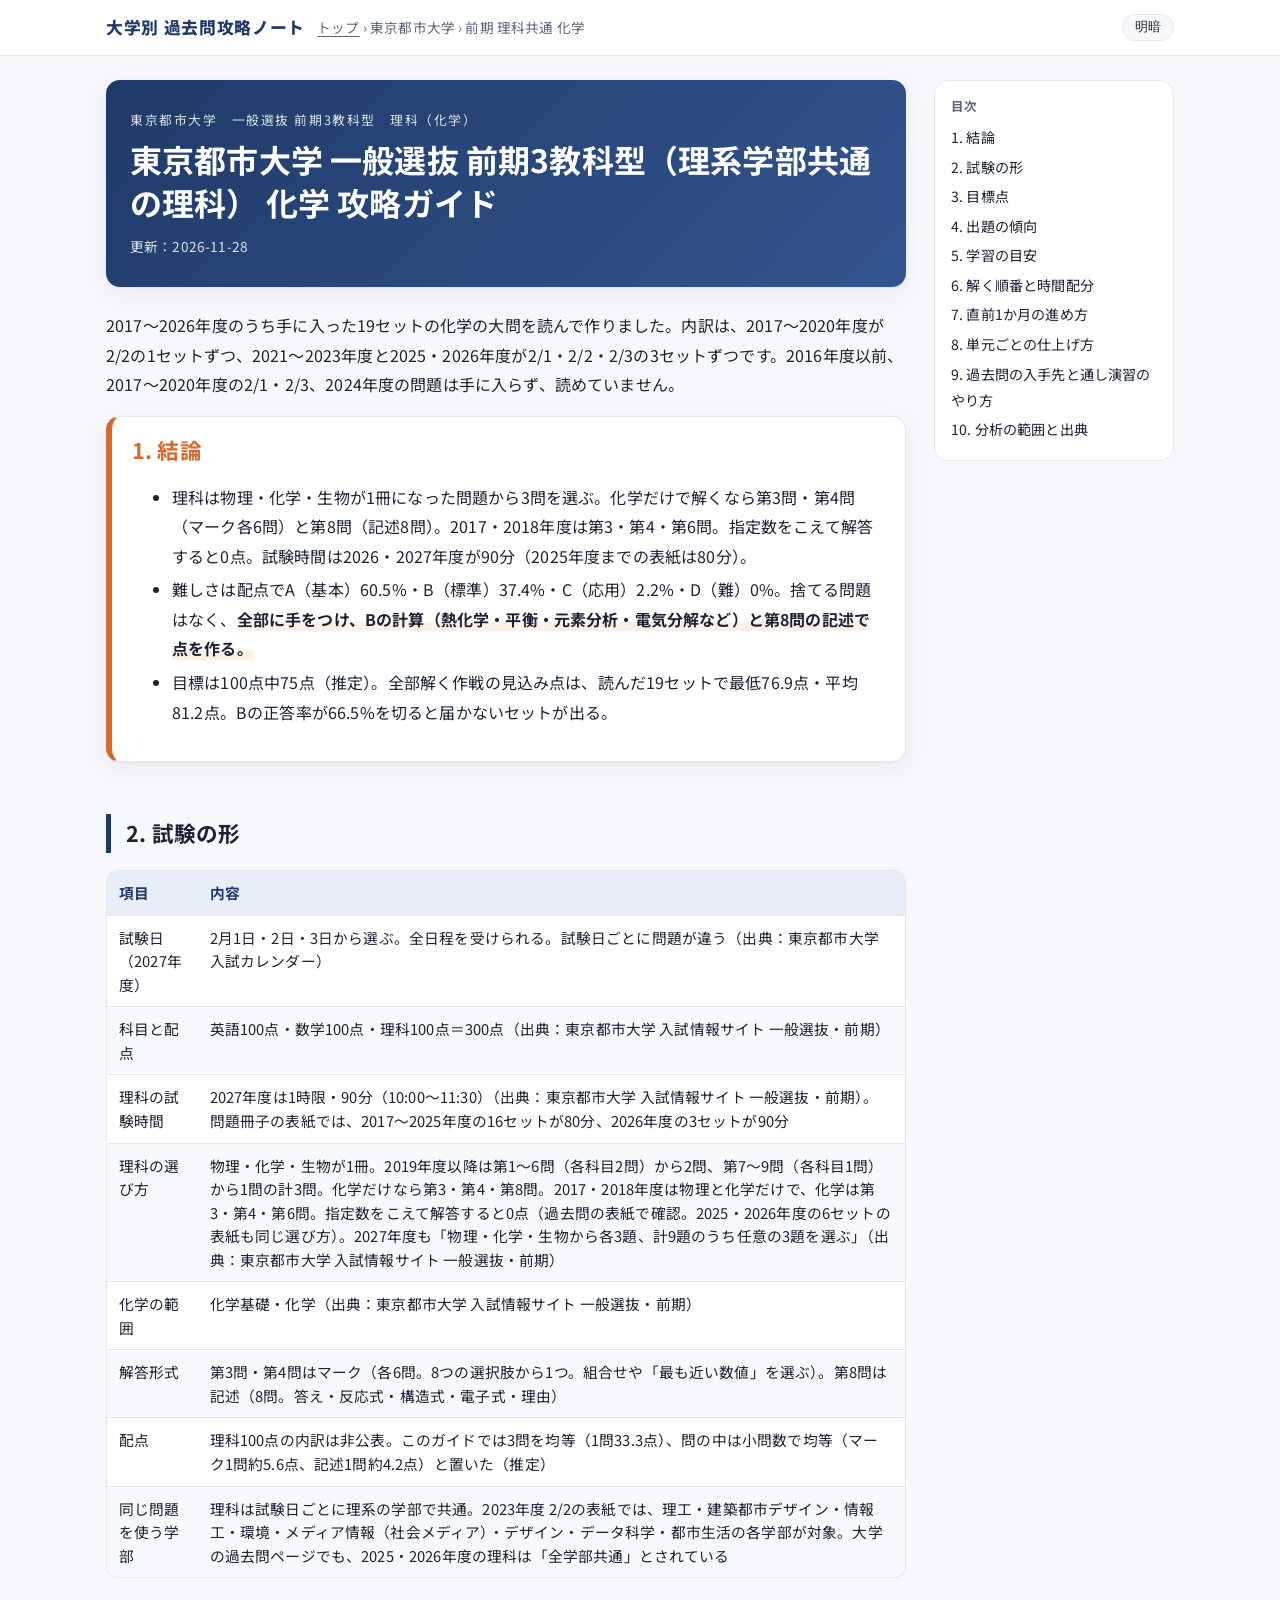
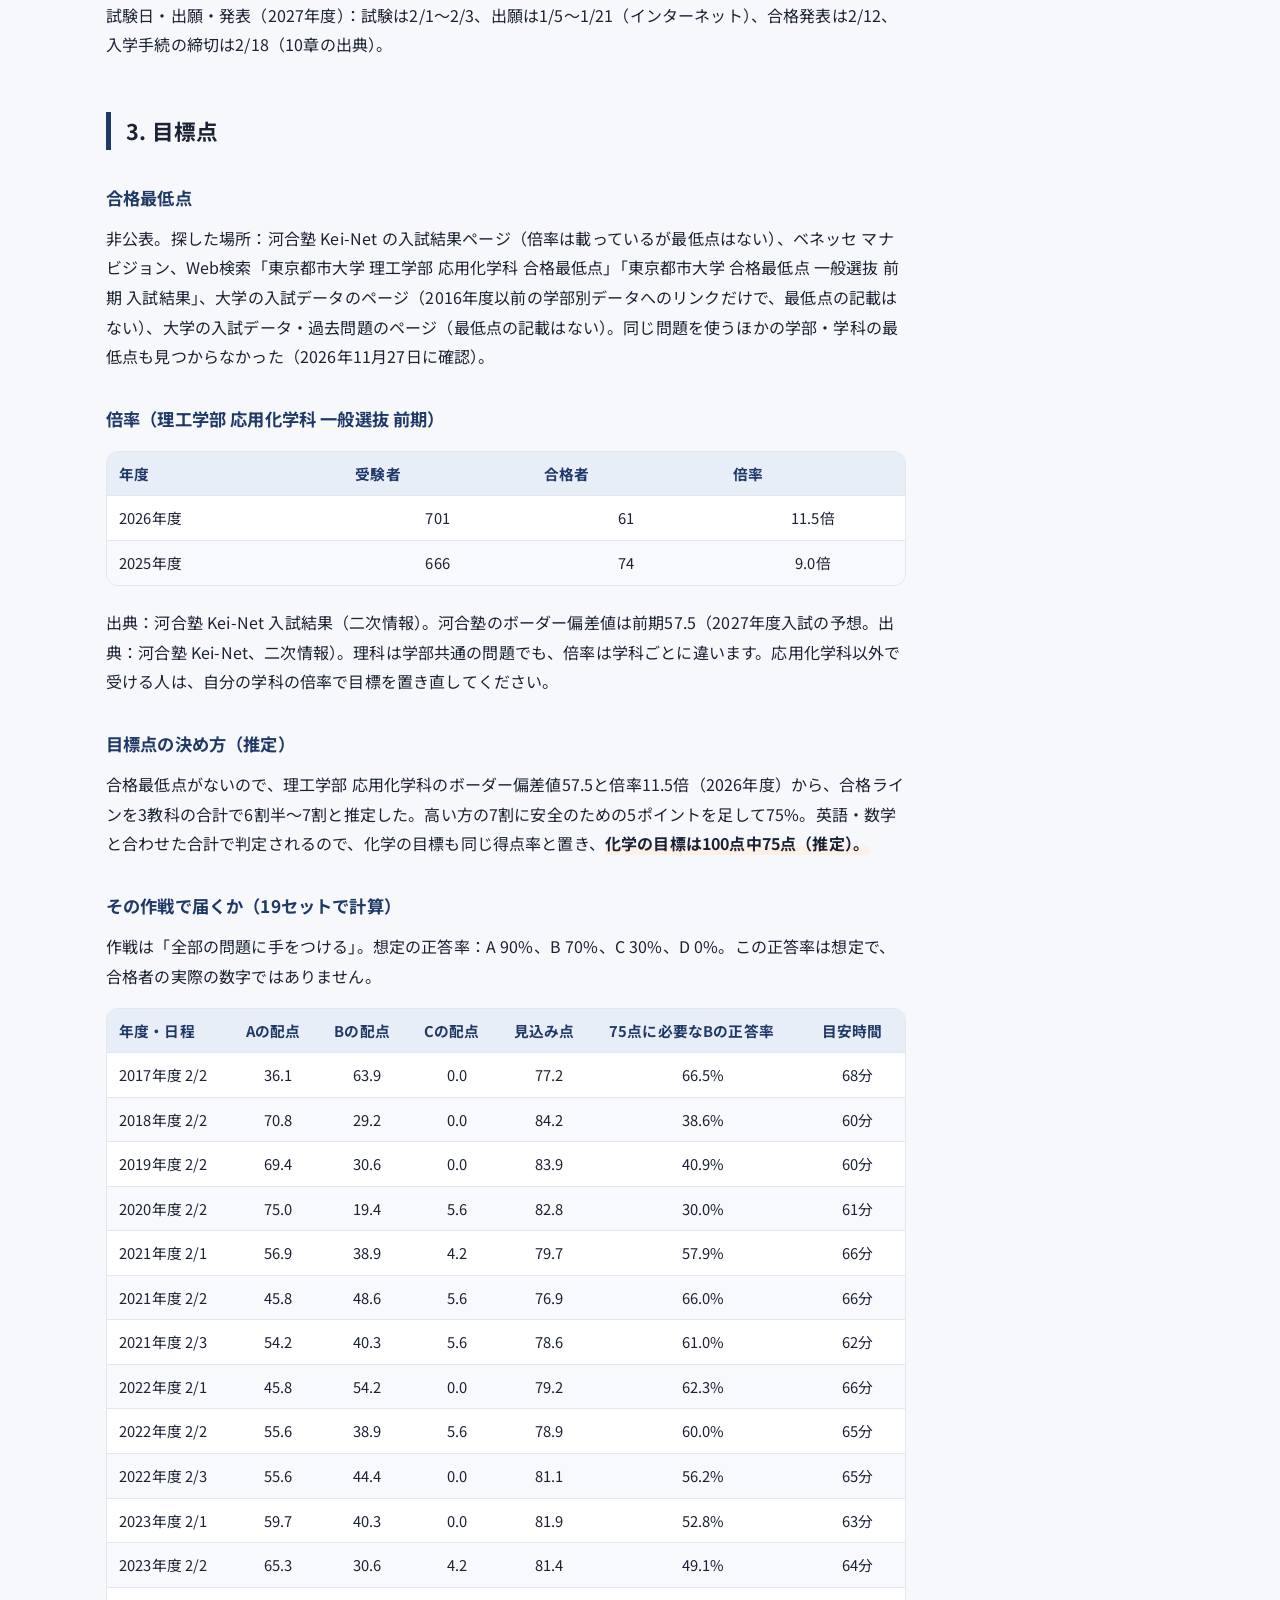
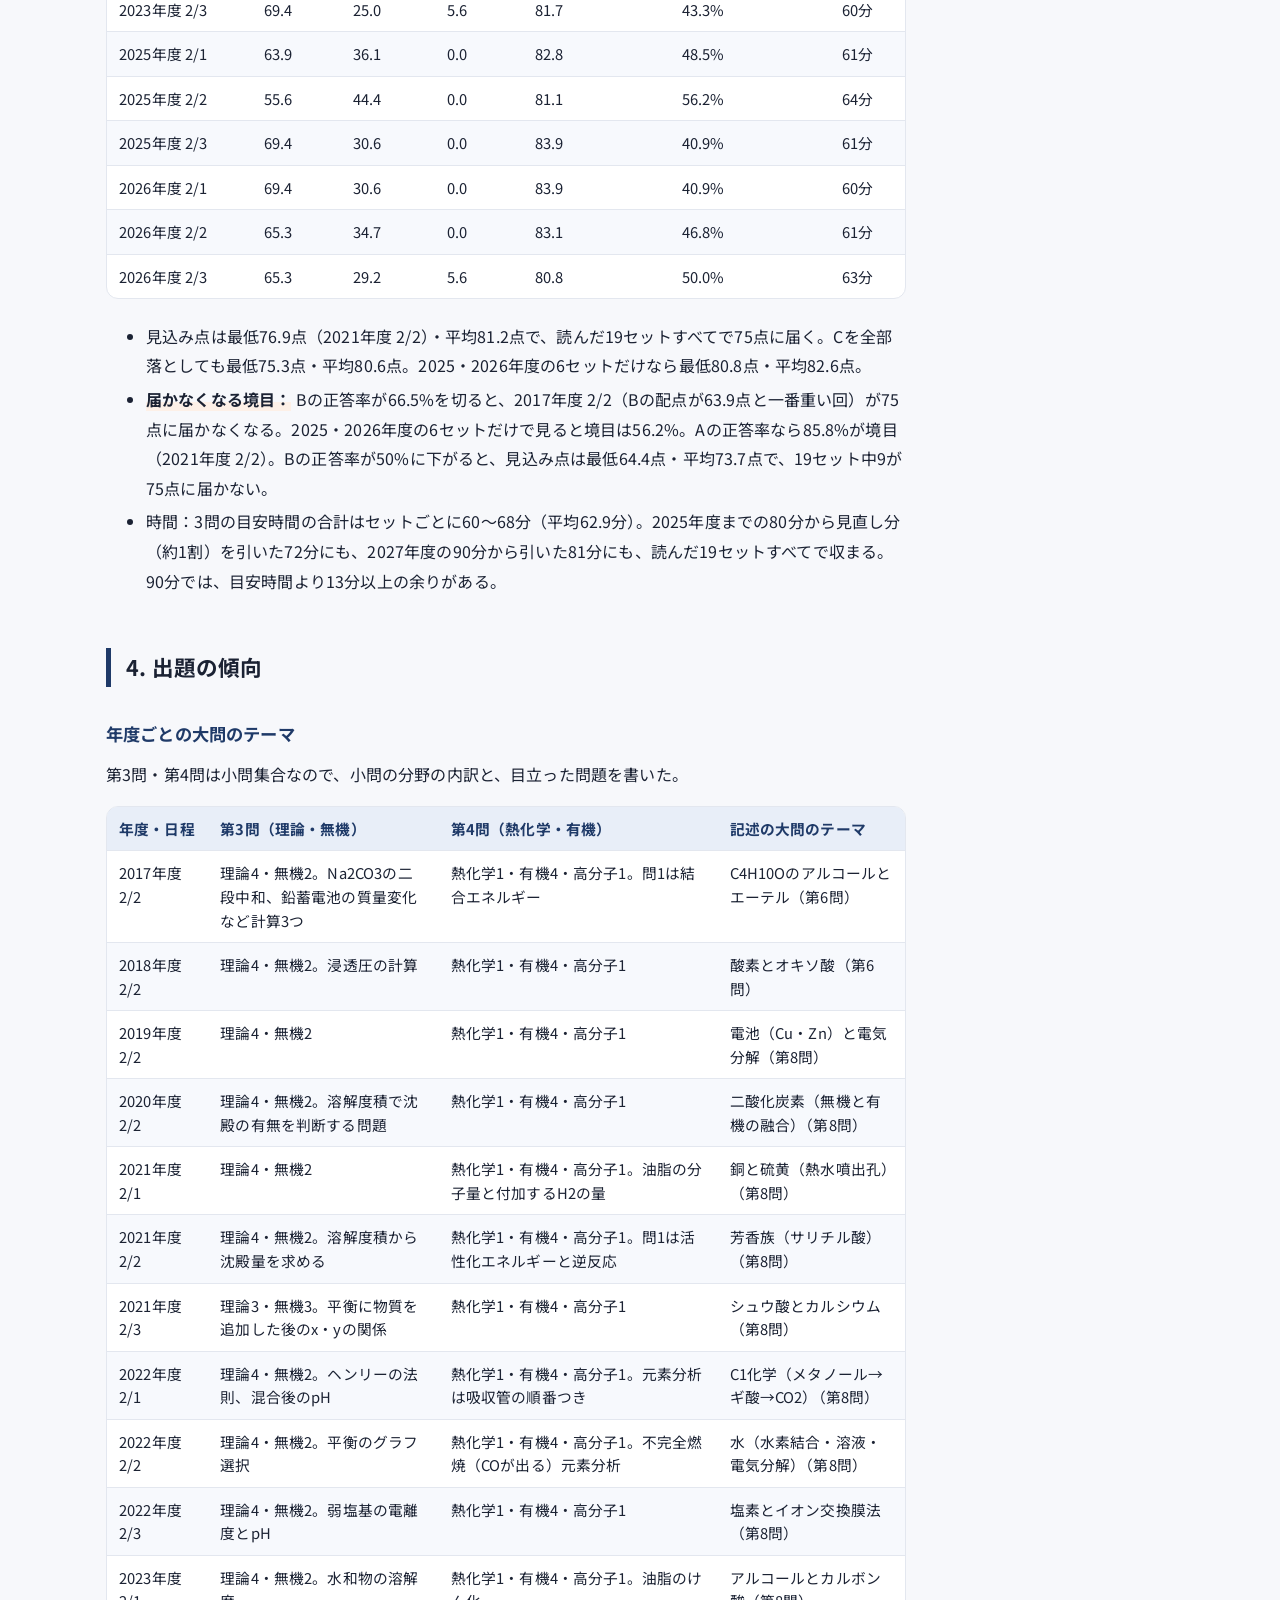
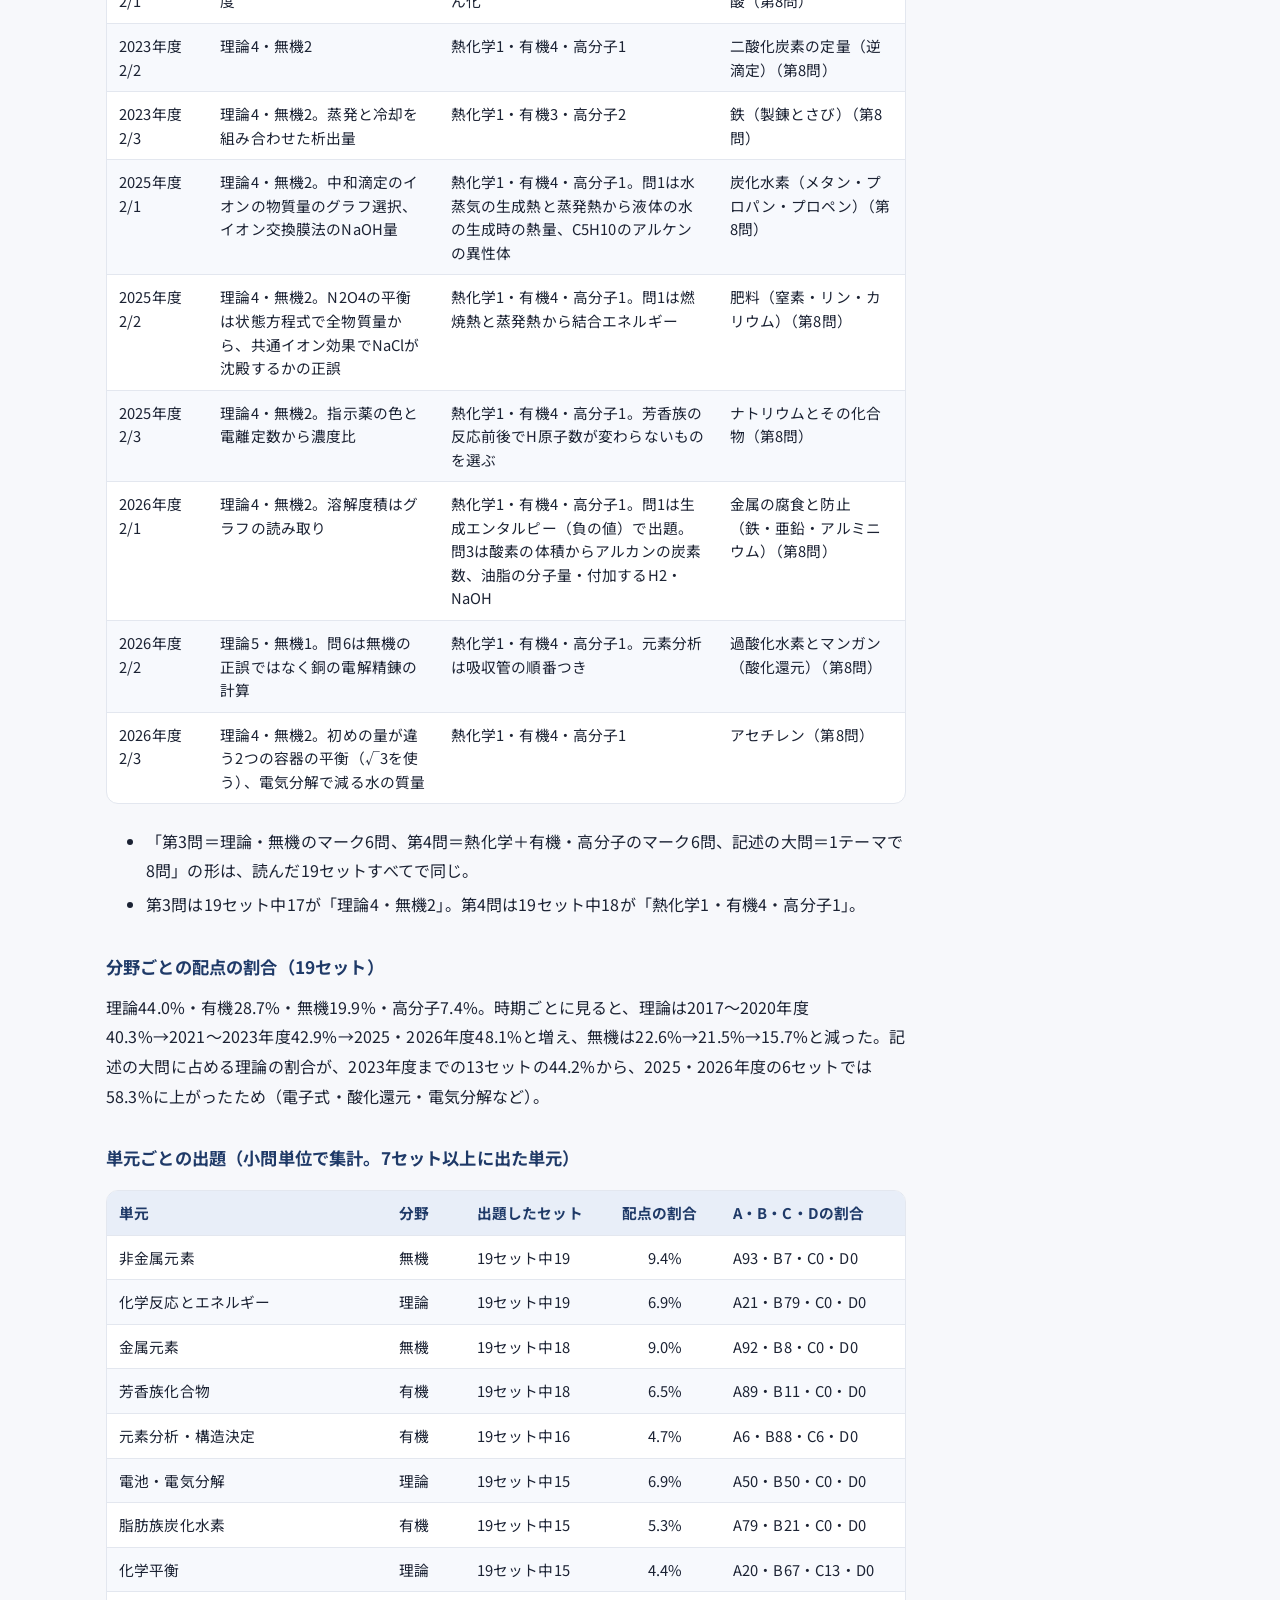
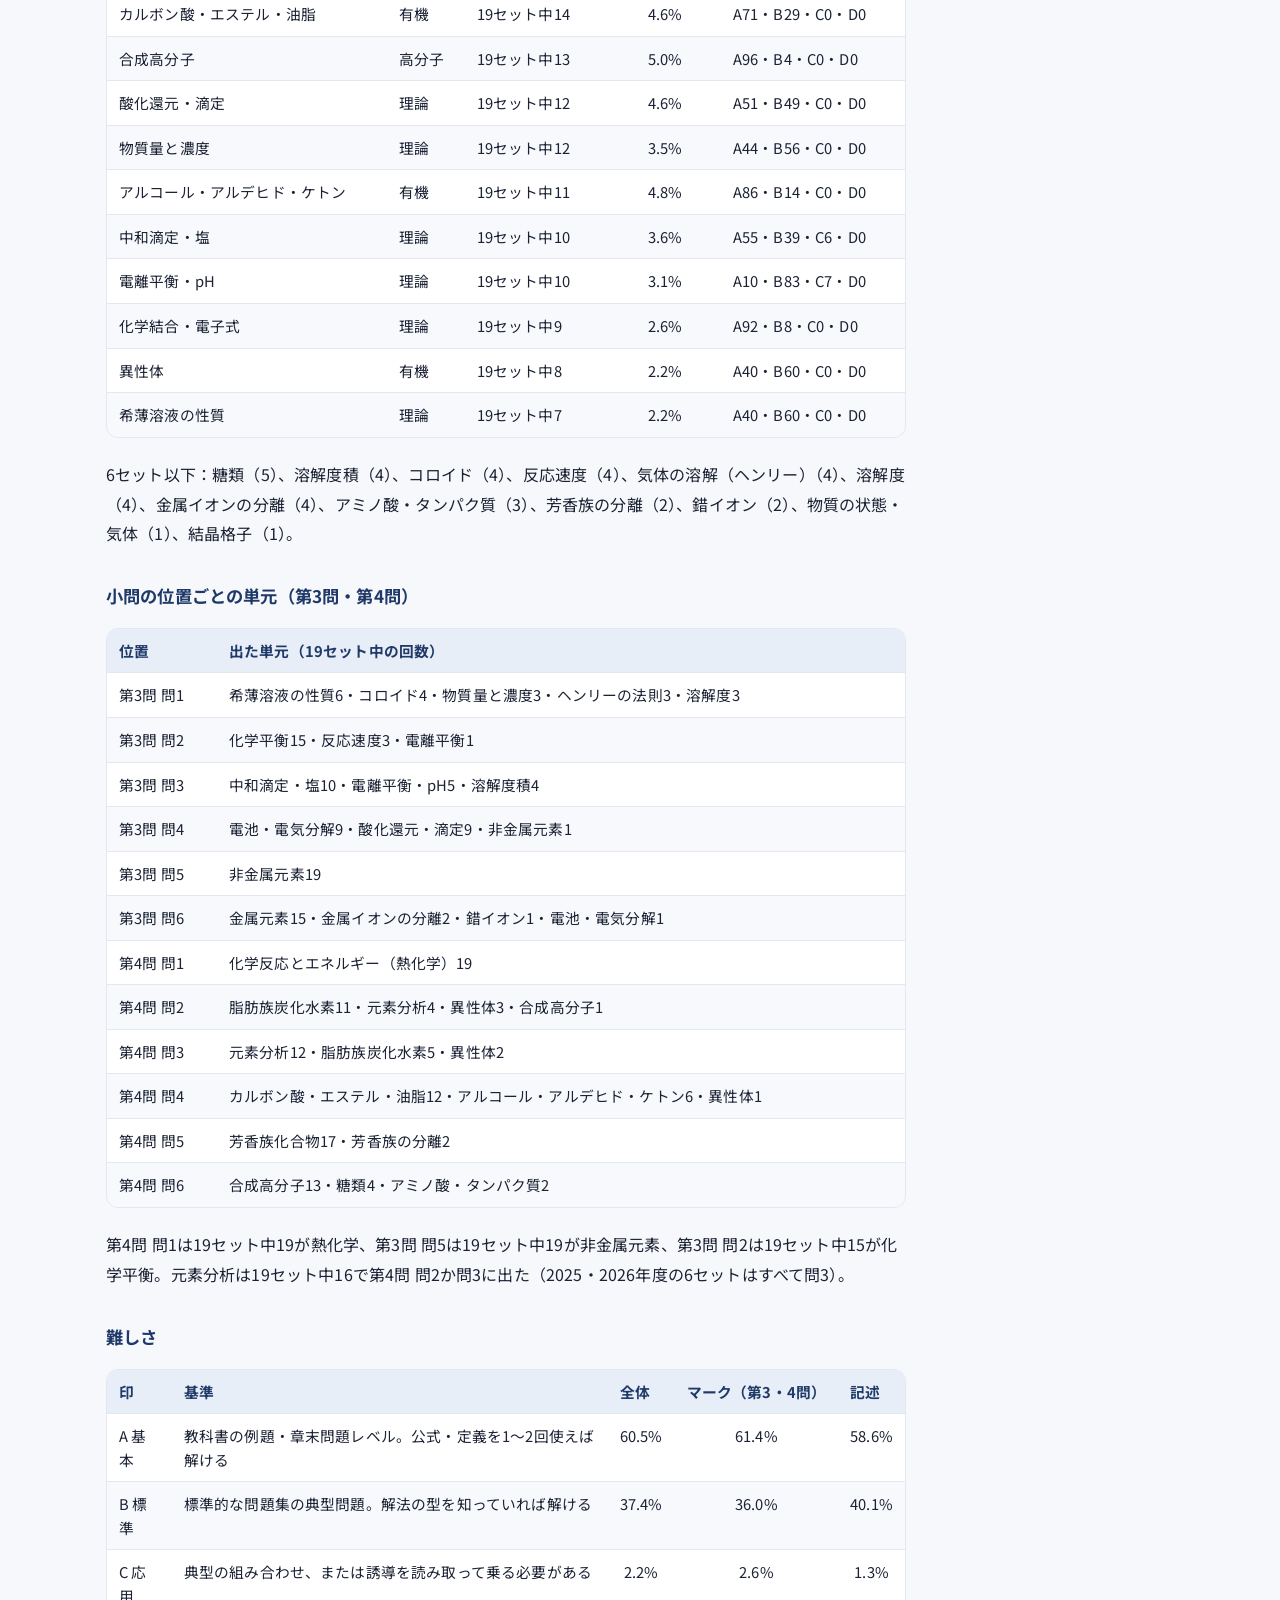
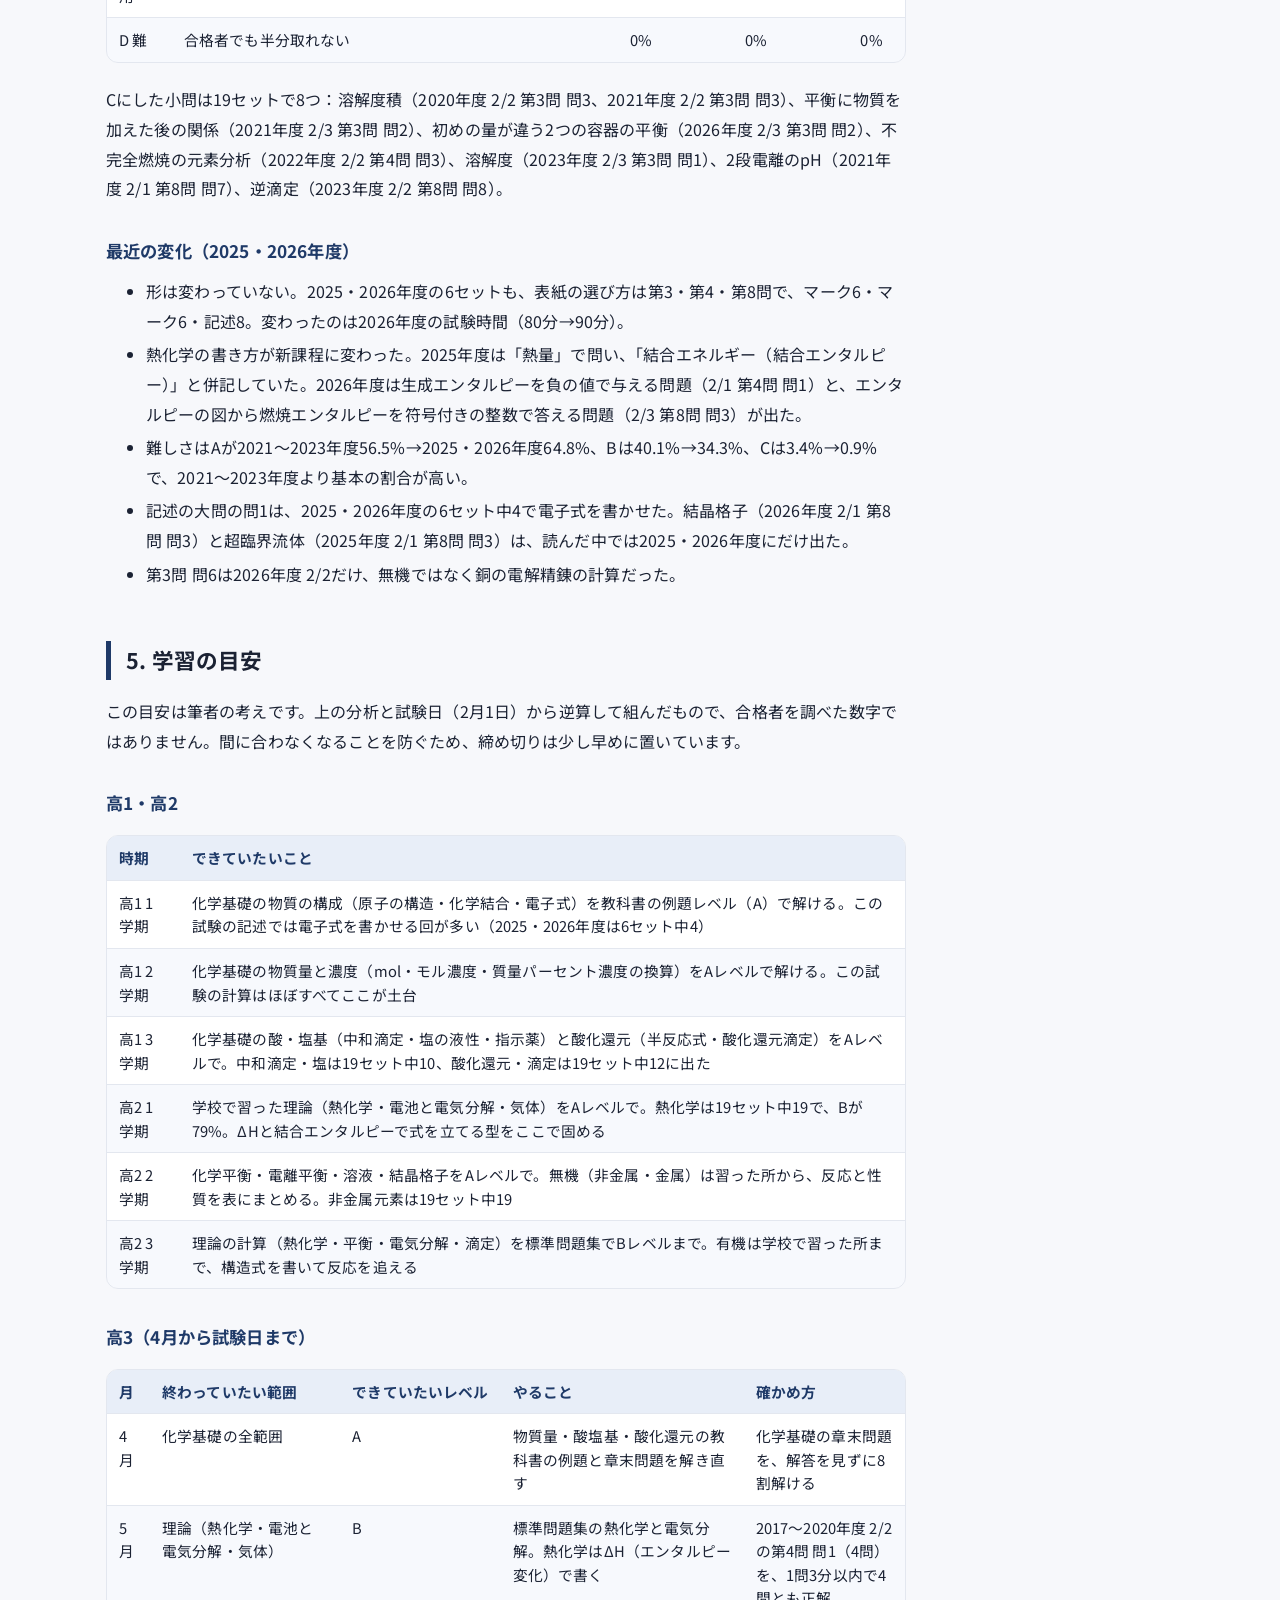
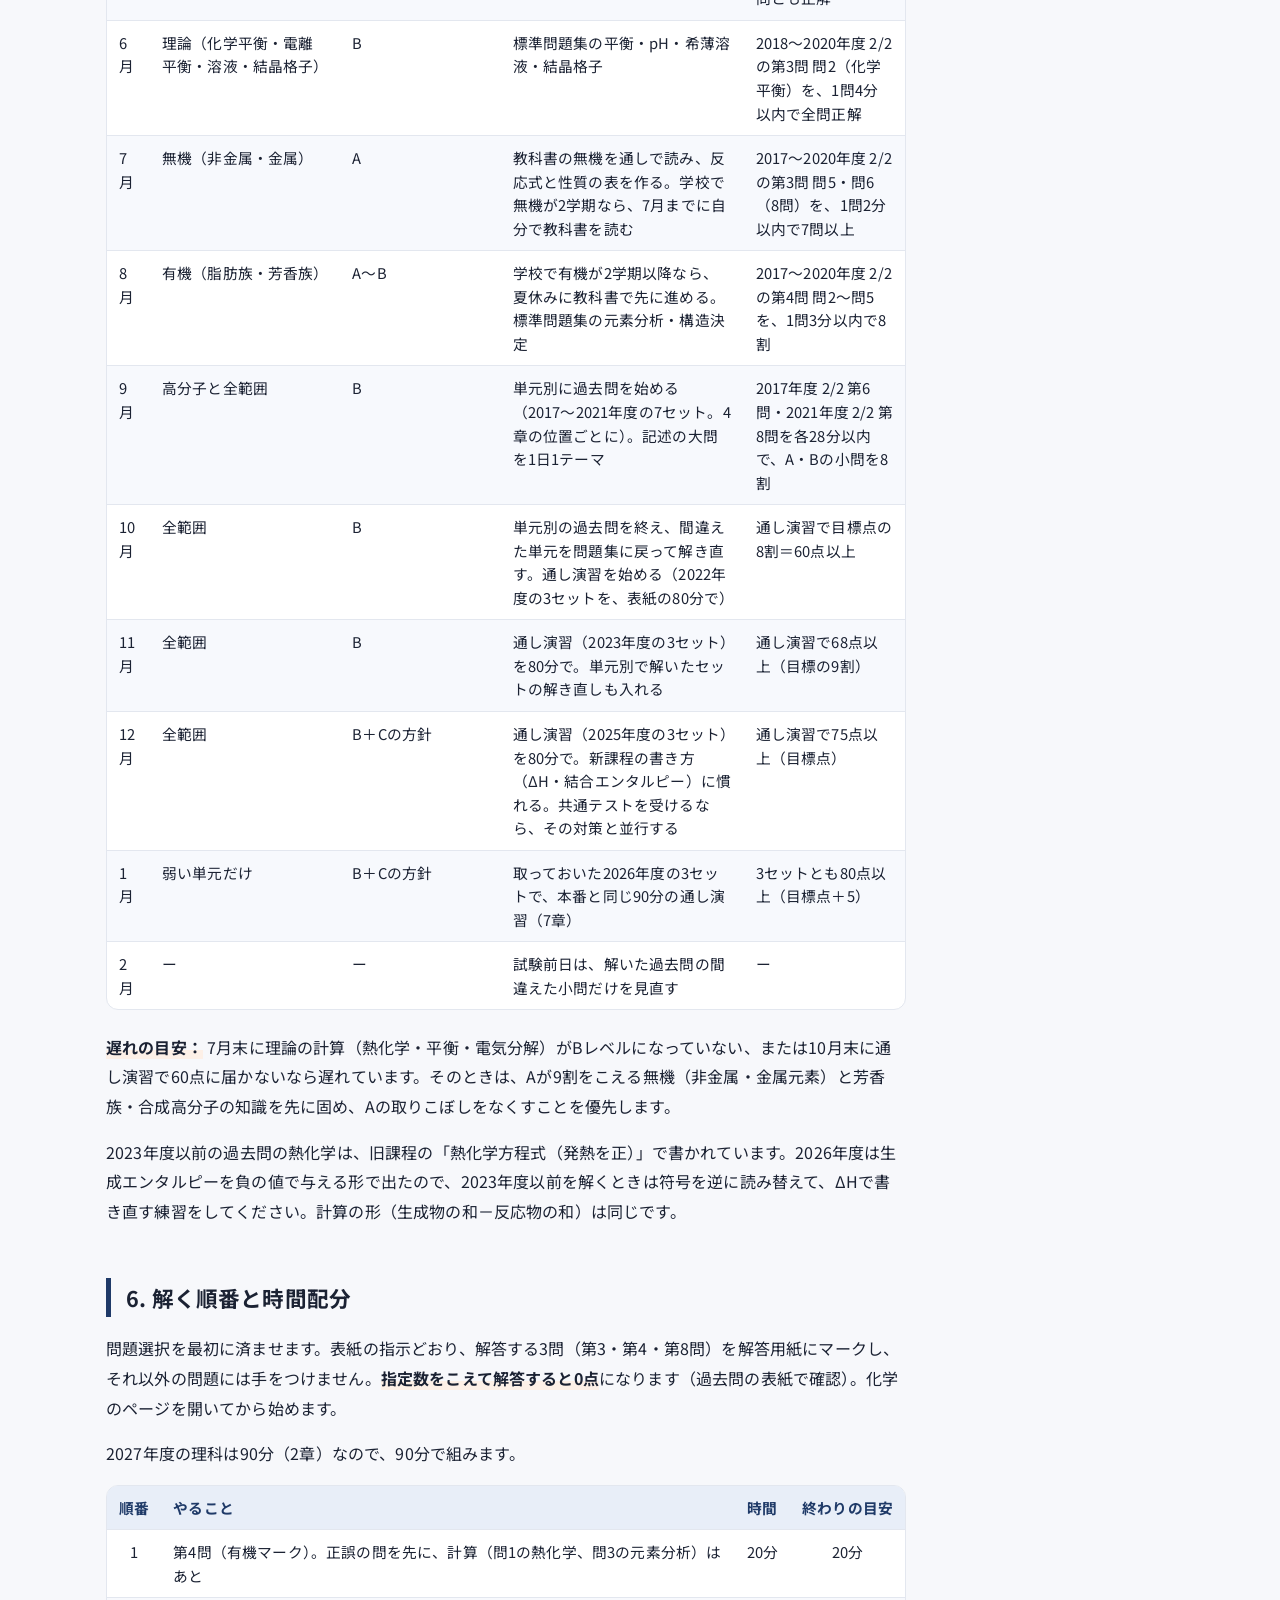
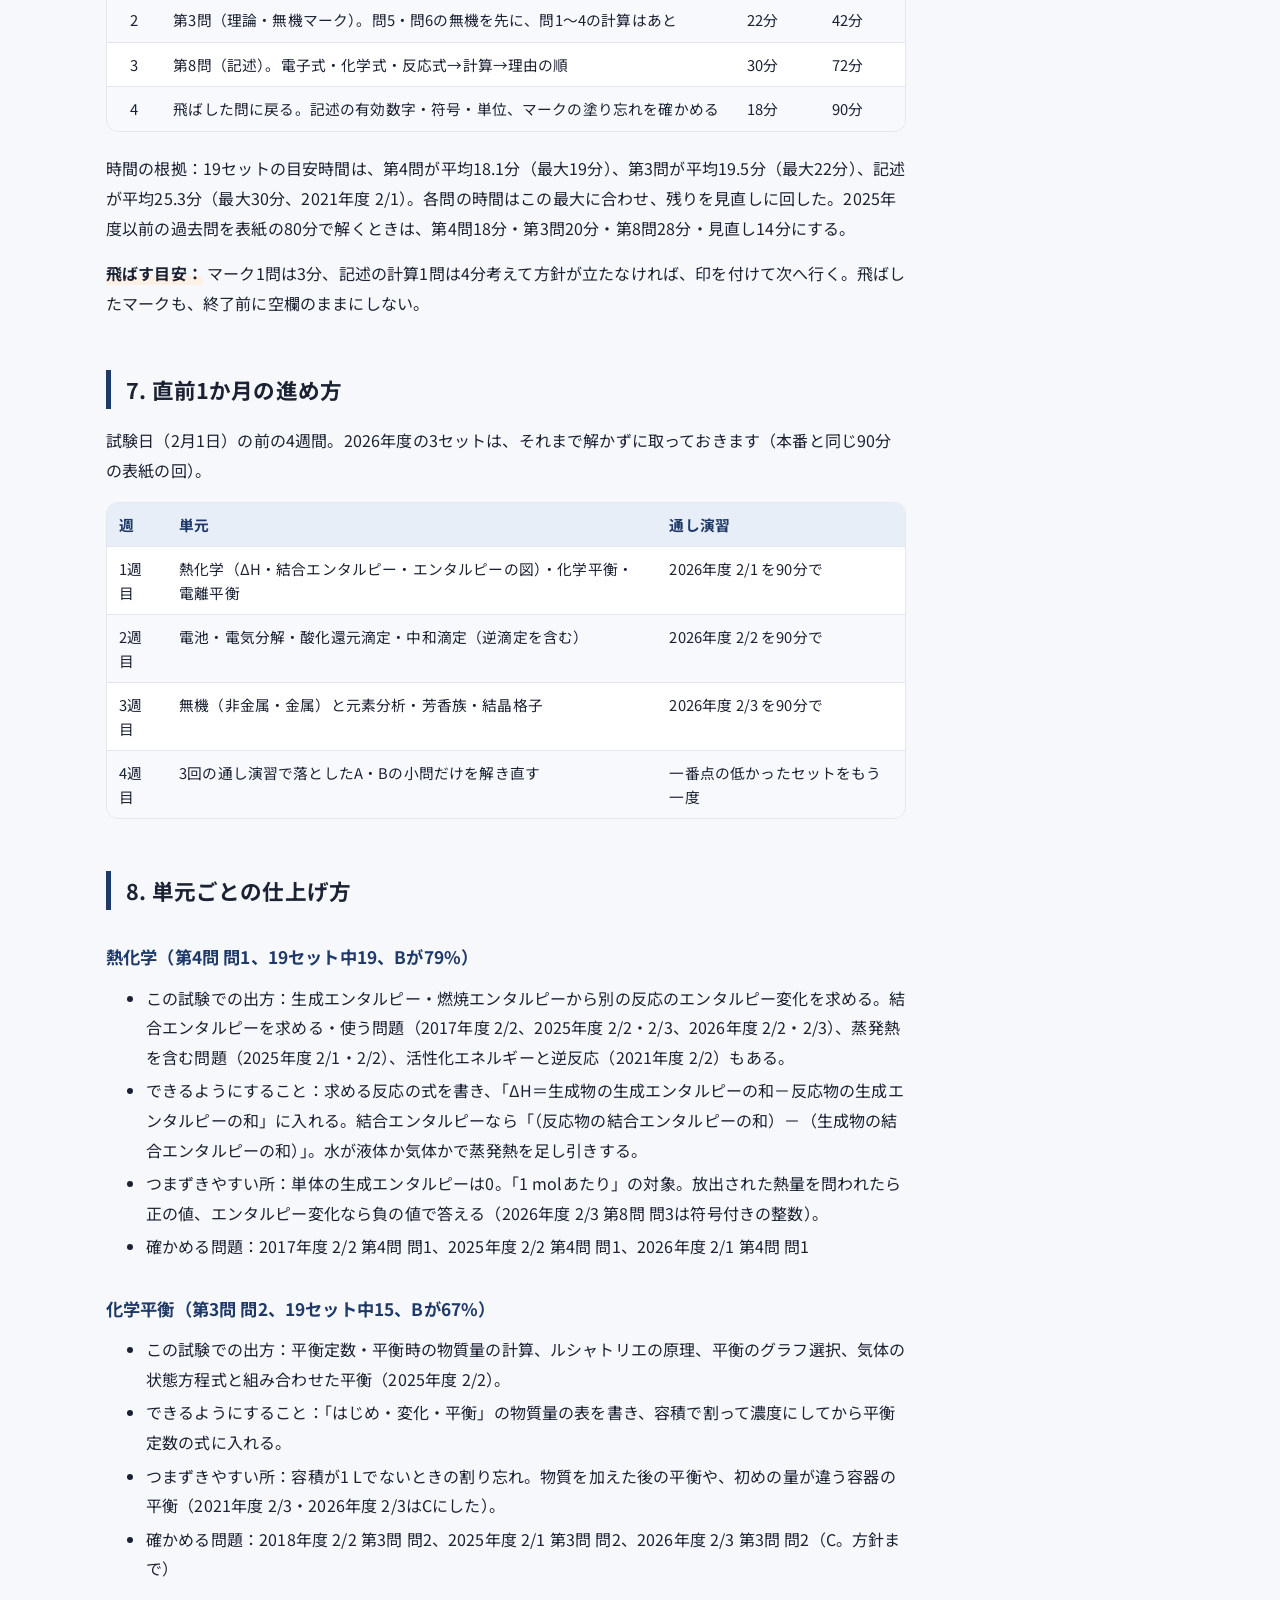
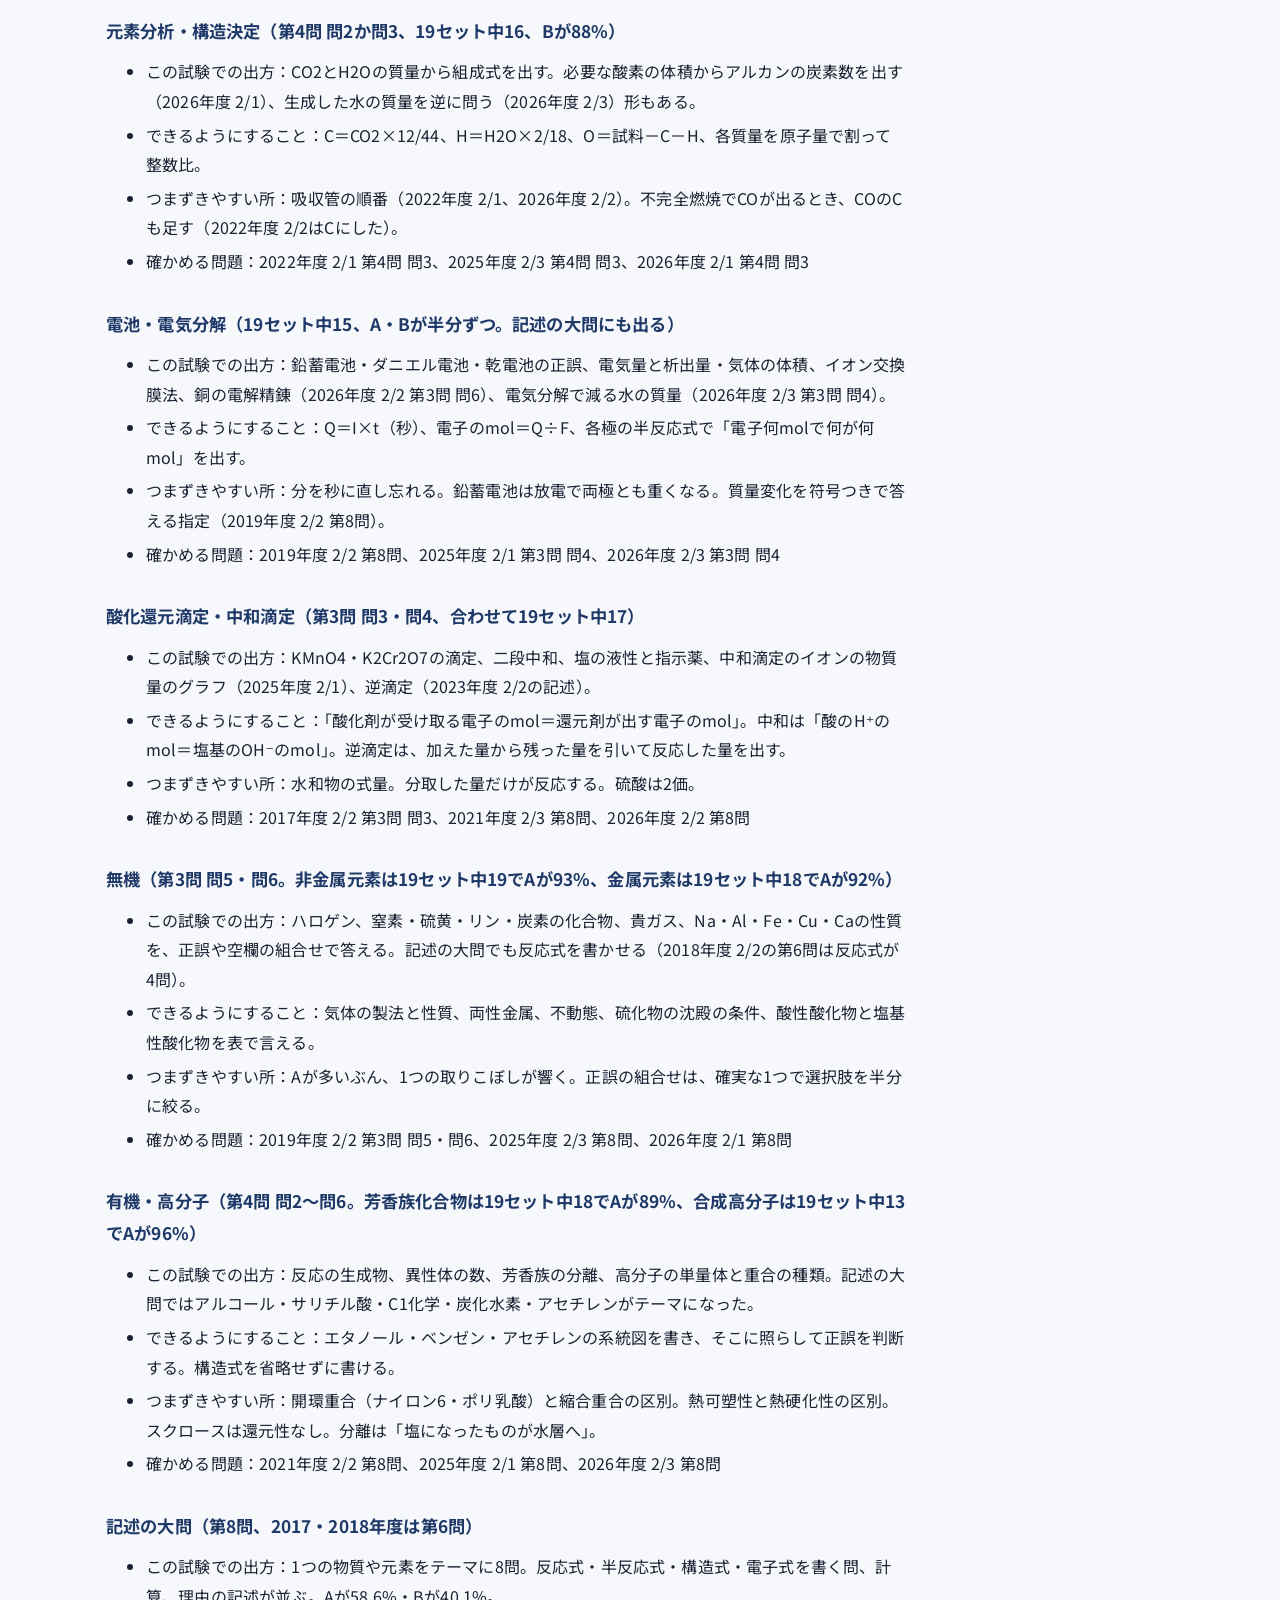
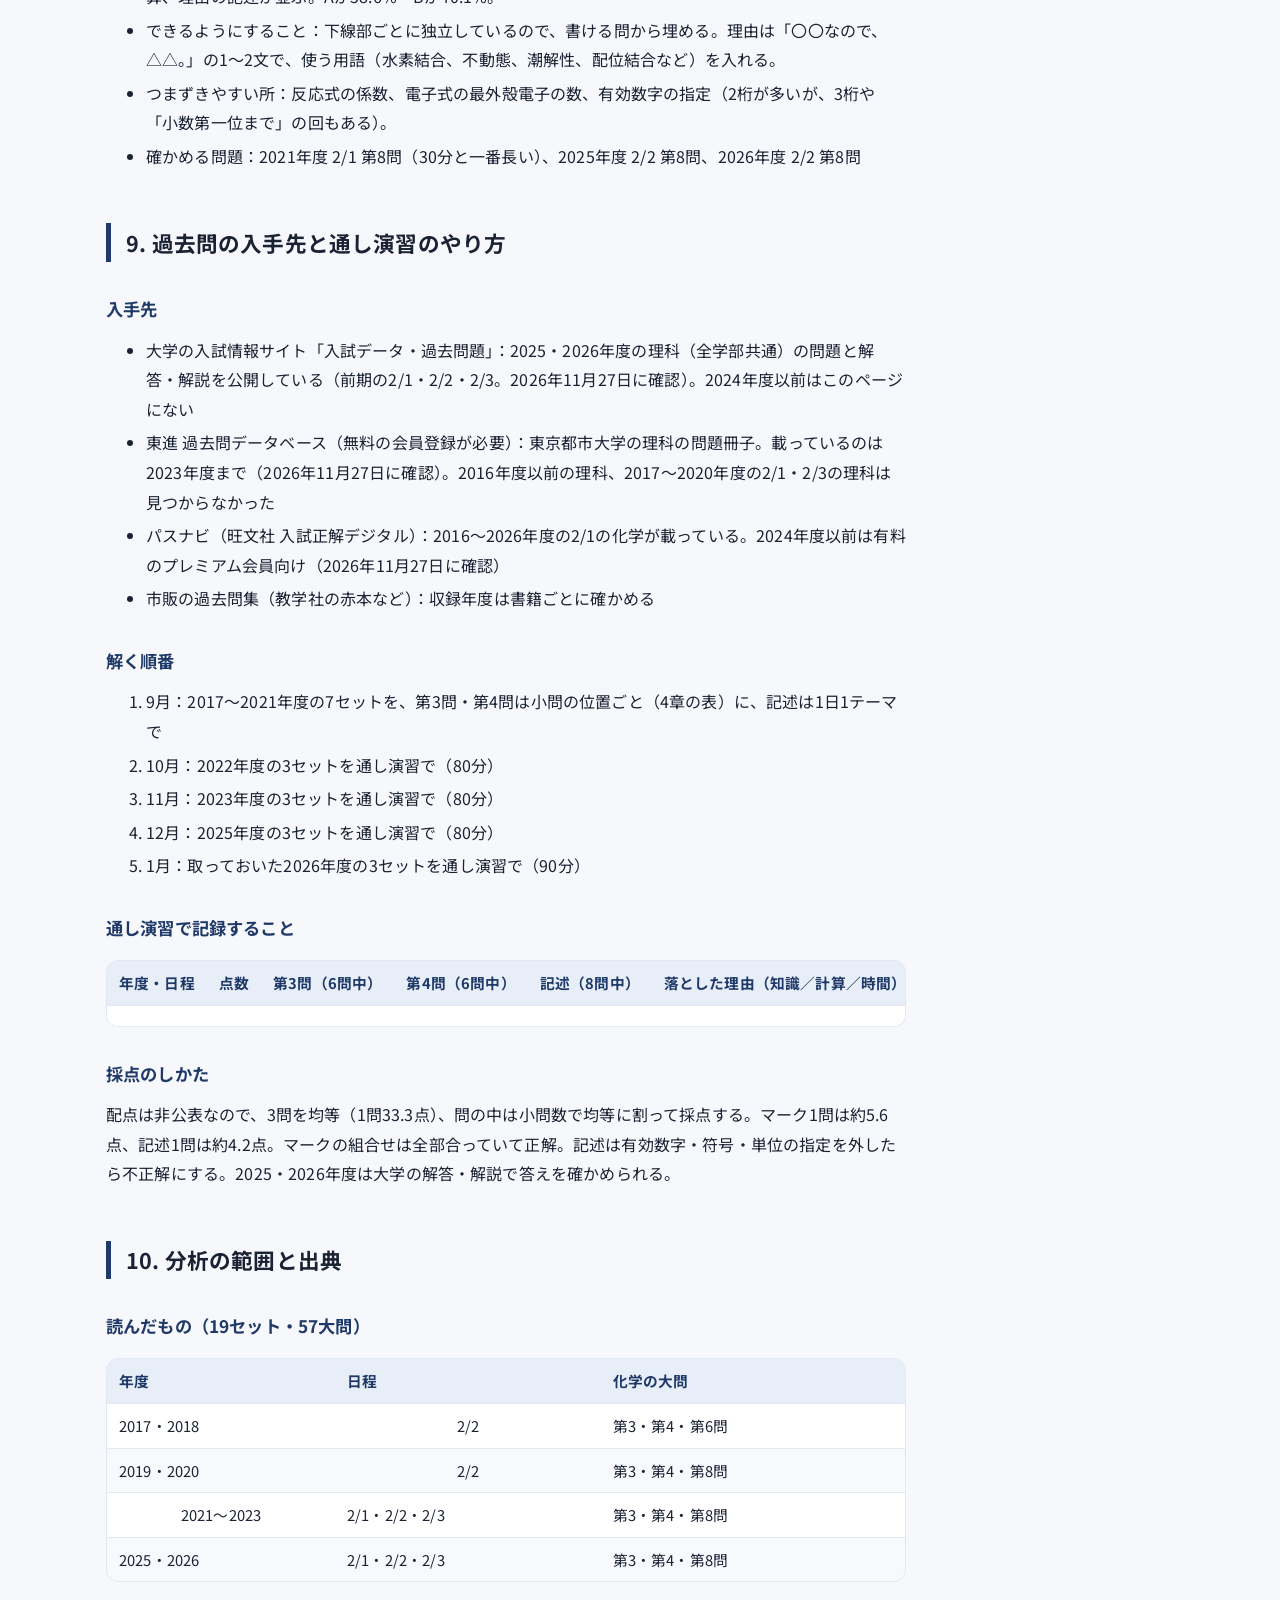
<file: docs/tcu-riko-chemistry.html>
<!doctype html>
<html lang="ja"><head><meta charset="utf-8"><meta name="viewport" content="width=device-width,initial-scale=1">
<title>東京都市大学 一般選抜 前期3教科型（理系学部共通の理科） 化学 攻略ガイド｜大学別 過去問攻略ノート</title>
<meta name="description" content="2017〜2026年度のうち手に入った19セット・57大問を読んで、出題傾向・目標点75点（推定）・高1からの学習の目安・90分での解く順番をまとめました。">
<link rel="preconnect" href="https://fonts.googleapis.com"><link rel="preconnect" href="https://fonts.gstatic.com" crossorigin>
<link href="https://fonts.googleapis.com/css2?family=Noto+Sans+JP:wght@400;700;800&display=swap" rel="stylesheet">
<link rel="stylesheet" href="style.css"></head>
<body>
<header class="site-header"><div class="in"><a class="logo" href="index.html">大学別 過去問攻略ノート</a><span class="crumbs"><a href="index.html">トップ</a> › 東京都市大学 › 前期 理科共通 化学</span>
<button class="theme-btn" type="button" onclick="(function(){var r=document.documentElement;var d=r.getAttribute('data-theme')==='dark'||(!r.getAttribute('data-theme')&&matchMedia('(prefers-color-scheme: dark)').matches);r.setAttribute('data-theme',d?'light':'dark');try{localStorage.setItem('theme',r.getAttribute('data-theme'))}catch(e){}})()">明暗</button></div></header>
<script>try{var t=localStorage.getItem('theme');if(t)document.documentElement.setAttribute('data-theme',t)}catch(e){}</script>
<div class="wrap has-toc"><article><div class="toc-mobile"><details><summary>目次</summary><ol><li><a href="#1-結論">1. 結論</a></li><li><a href="#2-試験の形">2. 試験の形</a></li><li><a href="#3-目標点">3. 目標点</a></li><li><a href="#4-出題の傾向">4. 出題の傾向</a></li><li><a href="#5-学習の目安">5. 学習の目安</a></li><li><a href="#6-解く順番と時間配分">6. 解く順番と時間配分</a></li><li><a href="#7-直前1か月の進め方">7. 直前1か月の進め方</a></li><li><a href="#8-単元ごとの仕上げ方">8. 単元ごとの仕上げ方</a></li><li><a href="#9-過去問の入手先と通し演習のやり方">9. 過去問の入手先と通し演習のやり方</a></li><li><a href="#10-分析の範囲と出典">10. 分析の範囲と出典</a></li></ol></details></div><div class="hero"><div class="kicker">東京都市大学　一般選抜 前期3教科型　理科（化学）</div><h1>東京都市大学 一般選抜 前期3教科型（理系学部共通の理科） 化学 攻略ガイド</h1><div class="meta">更新：2026-11-28</div></div><p>2017〜2026年度のうち手に入った19セットの化学の大問を読んで作りました。内訳は、2017〜2020年度が2/2の1セットずつ、2021〜2023年度と2025・2026年度が2/1・2/2・2/3の3セットずつです。2016年度以前、2017〜2020年度の2/1・2/3、2024年度の問題は手に入らず、読めていません。</p>
<section class="summary"><h2 id="1-結論">1. 結論</h2>
<ul>
<li>理科は物理・化学・生物が1冊になった問題から3問を選ぶ。化学だけで解くなら第3問・第4問（マーク各6問）と第8問（記述8問）。2017・2018年度は第3・第4・第6問。指定数をこえて解答すると0点。試験時間は2026・2027年度が90分（2025年度までの表紙は80分）。</li>
<li>難しさは配点でA（基本）60.5%・B（標準）37.4%・C（応用）2.2%・D（難）0%。捨てる問題はなく、<strong>全部に手をつけ、Bの計算（熱化学・平衡・元素分析・電気分解など）と第8問の記述で点を作る。</strong></li>
<li>目標は100点中75点（推定）。全部解く作戦の見込み点は、読んだ19セットで最低76.9点・平均81.2点。Bの正答率が66.5%を切ると届かないセットが出る。</li>
</ul>
</section><h2 id="2-試験の形">2. 試験の形</h2>
<div class="table-wrap"><table>
<thead>
<tr>
<th>項目</th>
<th>内容</th>
</tr>
</thead>
<tbody>
<tr>
<td>試験日（2027年度）</td>
<td>2月1日・2日・3日から選ぶ。全日程を受けられる。試験日ごとに問題が違う（出典：東京都市大学 入試カレンダー）</td>
</tr>
<tr>
<td>科目と配点</td>
<td>英語100点・数学100点・理科100点＝300点（出典：東京都市大学 入試情報サイト 一般選抜・前期）</td>
</tr>
<tr>
<td>理科の試験時間</td>
<td>2027年度は1時限・90分（10:00〜11:30）（出典：東京都市大学 入試情報サイト 一般選抜・前期）。問題冊子の表紙では、2017〜2025年度の16セットが80分、2026年度の3セットが90分</td>
</tr>
<tr>
<td>理科の選び方</td>
<td>物理・化学・生物が1冊。2019年度以降は第1〜6問（各科目2問）から2問、第7〜9問（各科目1問）から1問の計3問。化学だけなら第3・第4・第8問。2017・2018年度は物理と化学だけで、化学は第3・第4・第6問。指定数をこえて解答すると0点（過去問の表紙で確認。2025・2026年度の6セットの表紙も同じ選び方）。2027年度も「物理・化学・生物から各3題、計9題のうち任意の3題を選ぶ」（出典：東京都市大学 入試情報サイト 一般選抜・前期）</td>
</tr>
<tr>
<td>化学の範囲</td>
<td>化学基礎・化学（出典：東京都市大学 入試情報サイト 一般選抜・前期）</td>
</tr>
<tr>
<td>解答形式</td>
<td>第3問・第4問はマーク（各6問。8つの選択肢から1つ。組合せや「最も近い数値」を選ぶ）。第8問は記述（8問。答え・反応式・構造式・電子式・理由）</td>
</tr>
<tr>
<td>配点</td>
<td>理科100点の内訳は非公表。このガイドでは3問を均等（1問33.3点）、問の中は小問数で均等（マーク1問約5.6点、記述1問約4.2点）と置いた（推定）</td>
</tr>
<tr>
<td>同じ問題を使う学部</td>
<td>理科は試験日ごとに理系の学部で共通。2023年度 2/2の表紙では、理工・建築都市デザイン・情報工・環境・メディア情報（社会メディア）・デザイン・データ科学・都市生活の各学部が対象。大学の過去問ページでも、2025・2026年度の理科は「全学部共通」とされている</td>
</tr>
</tbody>
</table></div>
<p>試験日・出願・発表（2027年度）：試験は2/1〜2/3、出願は1/5〜1/21（インターネット）、合格発表は2/12、入学手続の締切は2/18（10章の出典）。</p>
<h2 id="3-目標点">3. 目標点</h2>
<h3 id="合格最低点">合格最低点</h3>
<p>非公表。探した場所：河合塾 Kei-Net の入試結果ページ（倍率は載っているが最低点はない）、ベネッセ マナビジョン、Web検索「東京都市大学 理工学部 応用化学科 合格最低点」「東京都市大学 合格最低点 一般選抜 前期 入試結果」、大学の入試データのページ（2016年度以前の学部別データへのリンクだけで、最低点の記載はない）、大学の入試データ・過去問題のページ（最低点の記載はない）。同じ問題を使うほかの学部・学科の最低点も見つからなかった（2026年11月27日に確認）。</p>
<h3 id="倍率-理工学部-応用化学科-一般選抜-前期">倍率（理工学部 応用化学科 一般選抜 前期）</h3>
<div class="table-wrap"><table>
<thead>
<tr>
<th>年度</th>
<th>受験者</th>
<th>合格者</th>
<th>倍率</th>
</tr>
</thead>
<tbody>
<tr>
<td>2026年度</td>
<td class="num">701</td>
<td class="num">61</td>
<td class="num">11.5倍</td>
</tr>
<tr>
<td>2025年度</td>
<td class="num">666</td>
<td class="num">74</td>
<td class="num">9.0倍</td>
</tr>
</tbody>
</table></div>
<p>出典：河合塾 Kei-Net 入試結果（二次情報）。河合塾のボーダー偏差値は前期57.5（2027年度入試の予想。出典：河合塾 Kei-Net、二次情報）。理科は学部共通の問題でも、倍率は学科ごとに違います。応用化学科以外で受ける人は、自分の学科の倍率で目標を置き直してください。</p>
<h3 id="目標点の決め方-推定">目標点の決め方（推定）</h3>
<p>合格最低点がないので、理工学部 応用化学科のボーダー偏差値57.5と倍率11.5倍（2026年度）から、合格ラインを3教科の合計で6割半〜7割と推定した。高い方の7割に安全のための5ポイントを足して75%。英語・数学と合わせた合計で判定されるので、化学の目標も同じ得点率と置き、<strong>化学の目標は100点中75点（推定）。</strong></p>
<h3 id="その作戦で届くか-19セットで計算">その作戦で届くか（19セットで計算）</h3>
<p>作戦は「全部の問題に手をつける」。想定の正答率：A 90%、B 70%、C 30%、D 0%。この正答率は想定で、合格者の実際の数字ではありません。</p>
<div class="table-wrap"><table>
<thead>
<tr>
<th>年度・日程</th>
<th>Aの配点</th>
<th>Bの配点</th>
<th>Cの配点</th>
<th>見込み点</th>
<th>75点に必要なBの正答率</th>
<th>目安時間</th>
</tr>
</thead>
<tbody>
<tr>
<td>2017年度 2/2</td>
<td class="num">36.1</td>
<td class="num">63.9</td>
<td class="num">0.0</td>
<td class="num">77.2</td>
<td class="num">66.5%</td>
<td class="num">68分</td>
</tr>
<tr>
<td>2018年度 2/2</td>
<td class="num">70.8</td>
<td class="num">29.2</td>
<td class="num">0.0</td>
<td class="num">84.2</td>
<td class="num">38.6%</td>
<td class="num">60分</td>
</tr>
<tr>
<td>2019年度 2/2</td>
<td class="num">69.4</td>
<td class="num">30.6</td>
<td class="num">0.0</td>
<td class="num">83.9</td>
<td class="num">40.9%</td>
<td class="num">60分</td>
</tr>
<tr>
<td>2020年度 2/2</td>
<td class="num">75.0</td>
<td class="num">19.4</td>
<td class="num">5.6</td>
<td class="num">82.8</td>
<td class="num">30.0%</td>
<td class="num">61分</td>
</tr>
<tr>
<td>2021年度 2/1</td>
<td class="num">56.9</td>
<td class="num">38.9</td>
<td class="num">4.2</td>
<td class="num">79.7</td>
<td class="num">57.9%</td>
<td class="num">66分</td>
</tr>
<tr>
<td>2021年度 2/2</td>
<td class="num">45.8</td>
<td class="num">48.6</td>
<td class="num">5.6</td>
<td class="num">76.9</td>
<td class="num">66.0%</td>
<td class="num">66分</td>
</tr>
<tr>
<td>2021年度 2/3</td>
<td class="num">54.2</td>
<td class="num">40.3</td>
<td class="num">5.6</td>
<td class="num">78.6</td>
<td class="num">61.0%</td>
<td class="num">62分</td>
</tr>
<tr>
<td>2022年度 2/1</td>
<td class="num">45.8</td>
<td class="num">54.2</td>
<td class="num">0.0</td>
<td class="num">79.2</td>
<td class="num">62.3%</td>
<td class="num">66分</td>
</tr>
<tr>
<td>2022年度 2/2</td>
<td class="num">55.6</td>
<td class="num">38.9</td>
<td class="num">5.6</td>
<td class="num">78.9</td>
<td class="num">60.0%</td>
<td class="num">65分</td>
</tr>
<tr>
<td>2022年度 2/3</td>
<td class="num">55.6</td>
<td class="num">44.4</td>
<td class="num">0.0</td>
<td class="num">81.1</td>
<td class="num">56.2%</td>
<td class="num">65分</td>
</tr>
<tr>
<td>2023年度 2/1</td>
<td class="num">59.7</td>
<td class="num">40.3</td>
<td class="num">0.0</td>
<td class="num">81.9</td>
<td class="num">52.8%</td>
<td class="num">63分</td>
</tr>
<tr>
<td>2023年度 2/2</td>
<td class="num">65.3</td>
<td class="num">30.6</td>
<td class="num">4.2</td>
<td class="num">81.4</td>
<td class="num">49.1%</td>
<td class="num">64分</td>
</tr>
<tr>
<td>2023年度 2/3</td>
<td class="num">69.4</td>
<td class="num">25.0</td>
<td class="num">5.6</td>
<td class="num">81.7</td>
<td class="num">43.3%</td>
<td class="num">60分</td>
</tr>
<tr>
<td>2025年度 2/1</td>
<td class="num">63.9</td>
<td class="num">36.1</td>
<td class="num">0.0</td>
<td class="num">82.8</td>
<td class="num">48.5%</td>
<td class="num">61分</td>
</tr>
<tr>
<td>2025年度 2/2</td>
<td class="num">55.6</td>
<td class="num">44.4</td>
<td class="num">0.0</td>
<td class="num">81.1</td>
<td class="num">56.2%</td>
<td class="num">64分</td>
</tr>
<tr>
<td>2025年度 2/3</td>
<td class="num">69.4</td>
<td class="num">30.6</td>
<td class="num">0.0</td>
<td class="num">83.9</td>
<td class="num">40.9%</td>
<td class="num">61分</td>
</tr>
<tr>
<td>2026年度 2/1</td>
<td class="num">69.4</td>
<td class="num">30.6</td>
<td class="num">0.0</td>
<td class="num">83.9</td>
<td class="num">40.9%</td>
<td class="num">60分</td>
</tr>
<tr>
<td>2026年度 2/2</td>
<td class="num">65.3</td>
<td class="num">34.7</td>
<td class="num">0.0</td>
<td class="num">83.1</td>
<td class="num">46.8%</td>
<td class="num">61分</td>
</tr>
<tr>
<td>2026年度 2/3</td>
<td class="num">65.3</td>
<td class="num">29.2</td>
<td class="num">5.6</td>
<td class="num">80.8</td>
<td class="num">50.0%</td>
<td class="num">63分</td>
</tr>
</tbody>
</table></div>
<ul>
<li>見込み点は最低76.9点（2021年度 2/2）・平均81.2点で、読んだ19セットすべてで75点に届く。Cを全部落としても最低75.3点・平均80.6点。2025・2026年度の6セットだけなら最低80.8点・平均82.6点。</li>
<li><strong>届かなくなる境目：</strong> Bの正答率が66.5%を切ると、2017年度 2/2（Bの配点が63.9点と一番重い回）が75点に届かなくなる。2025・2026年度の6セットだけで見ると境目は56.2%。Aの正答率なら85.8%が境目（2021年度 2/2）。Bの正答率が50%に下がると、見込み点は最低64.4点・平均73.7点で、19セット中9が75点に届かない。</li>
<li>時間：3問の目安時間の合計はセットごとに60〜68分（平均62.9分）。2025年度までの80分から見直し分（約1割）を引いた72分にも、2027年度の90分から引いた81分にも、読んだ19セットすべてで収まる。90分では、目安時間より13分以上の余りがある。</li>
</ul>
<h2 id="4-出題の傾向">4. 出題の傾向</h2>
<h3 id="年度ごとの大問のテーマ">年度ごとの大問のテーマ</h3>
<p>第3問・第4問は小問集合なので、小問の分野の内訳と、目立った問題を書いた。</p>
<div class="table-wrap"><table>
<thead>
<tr>
<th>年度・日程</th>
<th>第3問（理論・無機）</th>
<th>第4問（熱化学・有機）</th>
<th>記述の大問のテーマ</th>
</tr>
</thead>
<tbody>
<tr>
<td>2017年度 2/2</td>
<td>理論4・無機2。Na2CO3の二段中和、鉛蓄電池の質量変化など計算3つ</td>
<td>熱化学1・有機4・高分子1。問1は結合エネルギー</td>
<td>C4H10Oのアルコールとエーテル（第6問）</td>
</tr>
<tr>
<td>2018年度 2/2</td>
<td>理論4・無機2。浸透圧の計算</td>
<td>熱化学1・有機4・高分子1</td>
<td>酸素とオキソ酸（第6問）</td>
</tr>
<tr>
<td>2019年度 2/2</td>
<td>理論4・無機2</td>
<td>熱化学1・有機4・高分子1</td>
<td>電池（Cu・Zn）と電気分解（第8問）</td>
</tr>
<tr>
<td>2020年度 2/2</td>
<td>理論4・無機2。溶解度積で沈殿の有無を判断する問題</td>
<td>熱化学1・有機4・高分子1</td>
<td>二酸化炭素（無機と有機の融合）（第8問）</td>
</tr>
<tr>
<td>2021年度 2/1</td>
<td>理論4・無機2</td>
<td>熱化学1・有機4・高分子1。油脂の分子量と付加するH2の量</td>
<td>銅と硫黄（熱水噴出孔）（第8問）</td>
</tr>
<tr>
<td>2021年度 2/2</td>
<td>理論4・無機2。溶解度積から沈殿量を求める</td>
<td>熱化学1・有機4・高分子1。問1は活性化エネルギーと逆反応</td>
<td>芳香族（サリチル酸）（第8問）</td>
</tr>
<tr>
<td>2021年度 2/3</td>
<td>理論3・無機3。平衡に物質を追加した後のx・yの関係</td>
<td>熱化学1・有機4・高分子1</td>
<td>シュウ酸とカルシウム（第8問）</td>
</tr>
<tr>
<td>2022年度 2/1</td>
<td>理論4・無機2。ヘンリーの法則、混合後のpH</td>
<td>熱化学1・有機4・高分子1。元素分析は吸収管の順番つき</td>
<td>C1化学（メタノール→ギ酸→CO2）（第8問）</td>
</tr>
<tr>
<td>2022年度 2/2</td>
<td>理論4・無機2。平衡のグラフ選択</td>
<td>熱化学1・有機4・高分子1。不完全燃焼（COが出る）元素分析</td>
<td>水（水素結合・溶液・電気分解）（第8問）</td>
</tr>
<tr>
<td>2022年度 2/3</td>
<td>理論4・無機2。弱塩基の電離度とpH</td>
<td>熱化学1・有機4・高分子1</td>
<td>塩素とイオン交換膜法（第8問）</td>
</tr>
<tr>
<td>2023年度 2/1</td>
<td>理論4・無機2。水和物の溶解度</td>
<td>熱化学1・有機4・高分子1。油脂のけん化</td>
<td>アルコールとカルボン酸（第8問）</td>
</tr>
<tr>
<td>2023年度 2/2</td>
<td>理論4・無機2</td>
<td>熱化学1・有機4・高分子1</td>
<td>二酸化炭素の定量（逆滴定）（第8問）</td>
</tr>
<tr>
<td>2023年度 2/3</td>
<td>理論4・無機2。蒸発と冷却を組み合わせた析出量</td>
<td>熱化学1・有機3・高分子2</td>
<td>鉄（製錬とさび）（第8問）</td>
</tr>
<tr>
<td>2025年度 2/1</td>
<td>理論4・無機2。中和滴定のイオンの物質量のグラフ選択、イオン交換膜法のNaOH量</td>
<td>熱化学1・有機4・高分子1。問1は水蒸気の生成熱と蒸発熱から液体の水の生成時の熱量、C5H10のアルケンの異性体</td>
<td>炭化水素（メタン・プロパン・プロペン）（第8問）</td>
</tr>
<tr>
<td>2025年度 2/2</td>
<td>理論4・無機2。N2O4の平衡は状態方程式で全物質量から、共通イオン効果でNaClが沈殿するかの正誤</td>
<td>熱化学1・有機4・高分子1。問1は燃焼熱と蒸発熱から結合エネルギー</td>
<td>肥料（窒素・リン・カリウム）（第8問）</td>
</tr>
<tr>
<td>2025年度 2/3</td>
<td>理論4・無機2。指示薬の色と電離定数から濃度比</td>
<td>熱化学1・有機4・高分子1。芳香族の反応前後でH原子数が変わらないものを選ぶ</td>
<td>ナトリウムとその化合物（第8問）</td>
</tr>
<tr>
<td>2026年度 2/1</td>
<td>理論4・無機2。溶解度積はグラフの読み取り</td>
<td>熱化学1・有機4・高分子1。問1は生成エンタルピー（負の値）で出題。問3は酸素の体積からアルカンの炭素数、油脂の分子量・付加するH2・NaOH</td>
<td>金属の腐食と防止（鉄・亜鉛・アルミニウム）（第8問）</td>
</tr>
<tr>
<td>2026年度 2/2</td>
<td>理論5・無機1。問6は無機の正誤ではなく銅の電解精錬の計算</td>
<td>熱化学1・有機4・高分子1。元素分析は吸収管の順番つき</td>
<td>過酸化水素とマンガン（酸化還元）（第8問）</td>
</tr>
<tr>
<td>2026年度 2/3</td>
<td>理論4・無機2。初めの量が違う2つの容器の平衡（√3を使う）、電気分解で減る水の質量</td>
<td>熱化学1・有機4・高分子1</td>
<td>アセチレン（第8問）</td>
</tr>
</tbody>
</table></div>
<ul>
<li>「第3問＝理論・無機のマーク6問、第4問＝熱化学＋有機・高分子のマーク6問、記述の大問＝1テーマで8問」の形は、読んだ19セットすべてで同じ。</li>
<li>第3問は19セット中17が「理論4・無機2」。第4問は19セット中18が「熱化学1・有機4・高分子1」。</li>
</ul>
<h3 id="分野ごとの配点の割合-19セット">分野ごとの配点の割合（19セット）</h3>
<p>理論44.0%・有機28.7%・無機19.9%・高分子7.4%。時期ごとに見ると、理論は2017〜2020年度40.3%→2021〜2023年度42.9%→2025・2026年度48.1%と増え、無機は22.6%→21.5%→15.7%と減った。記述の大問に占める理論の割合が、2023年度までの13セットの44.2%から、2025・2026年度の6セットでは58.3%に上がったため（電子式・酸化還元・電気分解など）。</p>
<h3 id="単元ごとの出題-小問単位で集計-7セット以上に出た単元">単元ごとの出題（小問単位で集計。7セット以上に出た単元）</h3>
<div class="table-wrap"><table>
<thead>
<tr>
<th>単元</th>
<th>分野</th>
<th>出題したセット</th>
<th>配点の割合</th>
<th>A・B・C・Dの割合</th>
</tr>
</thead>
<tbody>
<tr>
<td>非金属元素</td>
<td>無機</td>
<td>19セット中19</td>
<td class="num">9.4%</td>
<td>A93・B7・C0・D0</td>
</tr>
<tr>
<td>化学反応とエネルギー</td>
<td>理論</td>
<td>19セット中19</td>
<td class="num">6.9%</td>
<td>A21・B79・C0・D0</td>
</tr>
<tr>
<td>金属元素</td>
<td>無機</td>
<td>19セット中18</td>
<td class="num">9.0%</td>
<td>A92・B8・C0・D0</td>
</tr>
<tr>
<td>芳香族化合物</td>
<td>有機</td>
<td>19セット中18</td>
<td class="num">6.5%</td>
<td>A89・B11・C0・D0</td>
</tr>
<tr>
<td>元素分析・構造決定</td>
<td>有機</td>
<td>19セット中16</td>
<td class="num">4.7%</td>
<td>A6・B88・C6・D0</td>
</tr>
<tr>
<td>電池・電気分解</td>
<td>理論</td>
<td>19セット中15</td>
<td class="num">6.9%</td>
<td>A50・B50・C0・D0</td>
</tr>
<tr>
<td>脂肪族炭化水素</td>
<td>有機</td>
<td>19セット中15</td>
<td class="num">5.3%</td>
<td>A79・B21・C0・D0</td>
</tr>
<tr>
<td>化学平衡</td>
<td>理論</td>
<td>19セット中15</td>
<td class="num">4.4%</td>
<td>A20・B67・C13・D0</td>
</tr>
<tr>
<td>カルボン酸・エステル・油脂</td>
<td>有機</td>
<td>19セット中14</td>
<td class="num">4.6%</td>
<td>A71・B29・C0・D0</td>
</tr>
<tr>
<td>合成高分子</td>
<td>高分子</td>
<td>19セット中13</td>
<td class="num">5.0%</td>
<td>A96・B4・C0・D0</td>
</tr>
<tr>
<td>酸化還元・滴定</td>
<td>理論</td>
<td>19セット中12</td>
<td class="num">4.6%</td>
<td>A51・B49・C0・D0</td>
</tr>
<tr>
<td>物質量と濃度</td>
<td>理論</td>
<td>19セット中12</td>
<td class="num">3.5%</td>
<td>A44・B56・C0・D0</td>
</tr>
<tr>
<td>アルコール・アルデヒド・ケトン</td>
<td>有機</td>
<td>19セット中11</td>
<td class="num">4.8%</td>
<td>A86・B14・C0・D0</td>
</tr>
<tr>
<td>中和滴定・塩</td>
<td>理論</td>
<td>19セット中10</td>
<td class="num">3.6%</td>
<td>A55・B39・C6・D0</td>
</tr>
<tr>
<td>電離平衡・pH</td>
<td>理論</td>
<td>19セット中10</td>
<td class="num">3.1%</td>
<td>A10・B83・C7・D0</td>
</tr>
<tr>
<td>化学結合・電子式</td>
<td>理論</td>
<td>19セット中9</td>
<td class="num">2.6%</td>
<td>A92・B8・C0・D0</td>
</tr>
<tr>
<td>異性体</td>
<td>有機</td>
<td>19セット中8</td>
<td class="num">2.2%</td>
<td>A40・B60・C0・D0</td>
</tr>
<tr>
<td>希薄溶液の性質</td>
<td>理論</td>
<td>19セット中7</td>
<td class="num">2.2%</td>
<td>A40・B60・C0・D0</td>
</tr>
</tbody>
</table></div>
<p>6セット以下：糖類（5）、溶解度積（4）、コロイド（4）、反応速度（4）、気体の溶解（ヘンリー）（4）、溶解度（4）、金属イオンの分離（4）、アミノ酸・タンパク質（3）、芳香族の分離（2）、錯イオン（2）、物質の状態・気体（1）、結晶格子（1）。</p>
<h3 id="小問の位置ごとの単元-第3問・第4問">小問の位置ごとの単元（第3問・第4問）</h3>
<div class="table-wrap"><table>
<thead>
<tr>
<th>位置</th>
<th>出た単元（19セット中の回数）</th>
</tr>
</thead>
<tbody>
<tr>
<td>第3問 問1</td>
<td>希薄溶液の性質6・コロイド4・物質量と濃度3・ヘンリーの法則3・溶解度3</td>
</tr>
<tr>
<td>第3問 問2</td>
<td>化学平衡15・反応速度3・電離平衡1</td>
</tr>
<tr>
<td>第3問 問3</td>
<td>中和滴定・塩10・電離平衡・pH5・溶解度積4</td>
</tr>
<tr>
<td>第3問 問4</td>
<td>電池・電気分解9・酸化還元・滴定9・非金属元素1</td>
</tr>
<tr>
<td>第3問 問5</td>
<td>非金属元素19</td>
</tr>
<tr>
<td>第3問 問6</td>
<td>金属元素15・金属イオンの分離2・錯イオン1・電池・電気分解1</td>
</tr>
<tr>
<td>第4問 問1</td>
<td>化学反応とエネルギー（熱化学）19</td>
</tr>
<tr>
<td>第4問 問2</td>
<td>脂肪族炭化水素11・元素分析4・異性体3・合成高分子1</td>
</tr>
<tr>
<td>第4問 問3</td>
<td>元素分析12・脂肪族炭化水素5・異性体2</td>
</tr>
<tr>
<td>第4問 問4</td>
<td>カルボン酸・エステル・油脂12・アルコール・アルデヒド・ケトン6・異性体1</td>
</tr>
<tr>
<td>第4問 問5</td>
<td>芳香族化合物17・芳香族の分離2</td>
</tr>
<tr>
<td>第4問 問6</td>
<td>合成高分子13・糖類4・アミノ酸・タンパク質2</td>
</tr>
</tbody>
</table></div>
<p>第4問 問1は19セット中19が熱化学、第3問 問5は19セット中19が非金属元素、第3問 問2は19セット中15が化学平衡。元素分析は19セット中16で第4問 問2か問3に出た（2025・2026年度の6セットはすべて問3）。</p>
<h3 id="難しさ">難しさ</h3>
<div class="table-wrap"><table>
<thead>
<tr>
<th>印</th>
<th>基準</th>
<th>全体</th>
<th>マーク（第3・4問）</th>
<th>記述</th>
</tr>
</thead>
<tbody>
<tr>
<td>A 基本</td>
<td>教科書の例題・章末問題レベル。公式・定義を1〜2回使えば解ける</td>
<td class="num">60.5%</td>
<td class="num">61.4%</td>
<td class="num">58.6%</td>
</tr>
<tr>
<td>B 標準</td>
<td>標準的な問題集の典型問題。解法の型を知っていれば解ける</td>
<td class="num">37.4%</td>
<td class="num">36.0%</td>
<td class="num">40.1%</td>
</tr>
<tr>
<td>C 応用</td>
<td>典型の組み合わせ、または誘導を読み取って乗る必要がある</td>
<td class="num">2.2%</td>
<td class="num">2.6%</td>
<td class="num">1.3%</td>
</tr>
<tr>
<td>D 難</td>
<td>合格者でも半分取れない</td>
<td class="num">0%</td>
<td class="num">0%</td>
<td class="num">0%</td>
</tr>
</tbody>
</table></div>
<p>Cにした小問は19セットで8つ：溶解度積（2020年度 2/2 第3問 問3、2021年度 2/2 第3問 問3）、平衡に物質を加えた後の関係（2021年度 2/3 第3問 問2）、初めの量が違う2つの容器の平衡（2026年度 2/3 第3問 問2）、不完全燃焼の元素分析（2022年度 2/2 第4問 問3）、溶解度（2023年度 2/3 第3問 問1）、2段電離のpH（2021年度 2/1 第8問 問7）、逆滴定（2023年度 2/2 第8問 問8）。</p>
<h3 id="最近の変化-2025・2026年度">最近の変化（2025・2026年度）</h3>
<ul>
<li>形は変わっていない。2025・2026年度の6セットも、表紙の選び方は第3・第4・第8問で、マーク6・マーク6・記述8。変わったのは2026年度の試験時間（80分→90分）。</li>
<li>熱化学の書き方が新課程に変わった。2025年度は「熱量」で問い、「結合エネルギー（結合エンタルピー）」と併記していた。2026年度は生成エンタルピーを負の値で与える問題（2/1 第4問 問1）と、エンタルピーの図から燃焼エンタルピーを符号付きの整数で答える問題（2/3 第8問 問3）が出た。</li>
<li>難しさはAが2021〜2023年度56.5%→2025・2026年度64.8%、Bは40.1%→34.3%、Cは3.4%→0.9%で、2021〜2023年度より基本の割合が高い。</li>
<li>記述の大問の問1は、2025・2026年度の6セット中4で電子式を書かせた。結晶格子（2026年度 2/1 第8問 問3）と超臨界流体（2025年度 2/1 第8問 問3）は、読んだ中では2025・2026年度にだけ出た。</li>
<li>第3問 問6は2026年度 2/2だけ、無機ではなく銅の電解精錬の計算だった。</li>
</ul>
<h2 id="5-学習の目安">5. 学習の目安</h2>
<p>この目安は筆者の考えです。上の分析と試験日（2月1日）から逆算して組んだもので、合格者を調べた数字ではありません。間に合わなくなることを防ぐため、締め切りは少し早めに置いています。</p>
<h3 id="高1・高2">高1・高2</h3>
<div class="table-wrap"><table>
<thead>
<tr>
<th>時期</th>
<th>できていたいこと</th>
</tr>
</thead>
<tbody>
<tr>
<td>高1 1学期</td>
<td>化学基礎の物質の構成（原子の構造・化学結合・電子式）を教科書の例題レベル（A）で解ける。この試験の記述では電子式を書かせる回が多い（2025・2026年度は6セット中4）</td>
</tr>
<tr>
<td>高1 2学期</td>
<td>化学基礎の物質量と濃度（mol・モル濃度・質量パーセント濃度の換算）をAレベルで解ける。この試験の計算はほぼすべてここが土台</td>
</tr>
<tr>
<td>高1 3学期</td>
<td>化学基礎の酸・塩基（中和滴定・塩の液性・指示薬）と酸化還元（半反応式・酸化還元滴定）をAレベルで。中和滴定・塩は19セット中10、酸化還元・滴定は19セット中12に出た</td>
</tr>
<tr>
<td>高2 1学期</td>
<td>学校で習った理論（熱化学・電池と電気分解・気体）をAレベルで。熱化学は19セット中19で、Bが79%。ΔHと結合エンタルピーで式を立てる型をここで固める</td>
</tr>
<tr>
<td>高2 2学期</td>
<td>化学平衡・電離平衡・溶液・結晶格子をAレベルで。無機（非金属・金属）は習った所から、反応と性質を表にまとめる。非金属元素は19セット中19</td>
</tr>
<tr>
<td>高2 3学期</td>
<td>理論の計算（熱化学・平衡・電気分解・滴定）を標準問題集でBレベルまで。有機は学校で習った所まで、構造式を書いて反応を追える</td>
</tr>
</tbody>
</table></div>
<h3 id="高3-4月から試験日まで">高3（4月から試験日まで）</h3>
<div class="table-wrap"><table>
<thead>
<tr>
<th>月</th>
<th>終わっていたい範囲</th>
<th>できていたいレベル</th>
<th>やること</th>
<th>確かめ方</th>
</tr>
</thead>
<tbody>
<tr>
<td>4月</td>
<td>化学基礎の全範囲</td>
<td>A</td>
<td>物質量・酸塩基・酸化還元の教科書の例題と章末問題を解き直す</td>
<td>化学基礎の章末問題を、解答を見ずに8割解ける</td>
</tr>
<tr>
<td>5月</td>
<td>理論（熱化学・電池と電気分解・気体）</td>
<td>B</td>
<td>標準問題集の熱化学と電気分解。熱化学はΔH（エンタルピー変化）で書く</td>
<td>2017〜2020年度 2/2の第4問 問1（4問）を、1問3分以内で4問とも正解</td>
</tr>
<tr>
<td>6月</td>
<td>理論（化学平衡・電離平衡・溶液・結晶格子）</td>
<td>B</td>
<td>標準問題集の平衡・pH・希薄溶液・結晶格子</td>
<td>2018〜2020年度 2/2の第3問 問2（化学平衡）を、1問4分以内で全問正解</td>
</tr>
<tr>
<td>7月</td>
<td>無機（非金属・金属）</td>
<td>A</td>
<td>教科書の無機を通しで読み、反応式と性質の表を作る。学校で無機が2学期なら、7月までに自分で教科書を読む</td>
<td>2017〜2020年度 2/2の第3問 問5・問6（8問）を、1問2分以内で7問以上</td>
</tr>
<tr>
<td>8月</td>
<td>有機（脂肪族・芳香族）</td>
<td>A〜B</td>
<td>学校で有機が2学期以降なら、夏休みに教科書で先に進める。標準問題集の元素分析・構造決定</td>
<td>2017〜2020年度 2/2の第4問 問2〜問5を、1問3分以内で8割</td>
</tr>
<tr>
<td>9月</td>
<td>高分子と全範囲</td>
<td>B</td>
<td>単元別に過去問を始める（2017〜2021年度の7セット。4章の位置ごとに）。記述の大問を1日1テーマ</td>
<td>2017年度 2/2 第6問・2021年度 2/2 第8問を各28分以内で、A・Bの小問を8割</td>
</tr>
<tr>
<td>10月</td>
<td>全範囲</td>
<td>B</td>
<td>単元別の過去問を終え、間違えた単元を問題集に戻って解き直す。通し演習を始める（2022年度の3セットを、表紙の80分で）</td>
<td>通し演習で目標点の8割＝60点以上</td>
</tr>
<tr>
<td>11月</td>
<td>全範囲</td>
<td>B</td>
<td>通し演習（2023年度の3セット）を80分で。単元別で解いたセットの解き直しも入れる</td>
<td>通し演習で68点以上（目標の9割）</td>
</tr>
<tr>
<td>12月</td>
<td>全範囲</td>
<td>B＋Cの方針</td>
<td>通し演習（2025年度の3セット）を80分で。新課程の書き方（ΔH・結合エンタルピー）に慣れる。共通テストを受けるなら、その対策と並行する</td>
<td>通し演習で75点以上（目標点）</td>
</tr>
<tr>
<td>1月</td>
<td>弱い単元だけ</td>
<td>B＋Cの方針</td>
<td>取っておいた2026年度の3セットで、本番と同じ90分の通し演習（7章）</td>
<td>3セットとも80点以上（目標点＋5）</td>
</tr>
<tr>
<td>2月</td>
<td>ー</td>
<td>ー</td>
<td>試験前日は、解いた過去問の間違えた小問だけを見直す</td>
<td>ー</td>
</tr>
</tbody>
</table></div>
<p><strong>遅れの目安：</strong> 7月末に理論の計算（熱化学・平衡・電気分解）がBレベルになっていない、または10月末に通し演習で60点に届かないなら遅れています。そのときは、Aが9割をこえる無機（非金属・金属元素）と芳香族・合成高分子の知識を先に固め、Aの取りこぼしをなくすことを優先します。</p>
<p>2023年度以前の過去問の熱化学は、旧課程の「熱化学方程式（発熱を正）」で書かれています。2026年度は生成エンタルピーを負の値で与える形で出たので、2023年度以前を解くときは符号を逆に読み替えて、ΔHで書き直す練習をしてください。計算の形（生成物の和－反応物の和）は同じです。</p>
<h2 id="6-解く順番と時間配分">6. 解く順番と時間配分</h2>
<p>問題選択を最初に済ませます。表紙の指示どおり、解答する3問（第3・第4・第8問）を解答用紙にマークし、それ以外の問題には手をつけません。<strong>指定数をこえて解答すると0点</strong>になります（過去問の表紙で確認）。化学のページを開いてから始めます。</p>
<p>2027年度の理科は90分（2章）なので、90分で組みます。</p>
<div class="table-wrap"><table>
<thead>
<tr>
<th>順番</th>
<th>やること</th>
<th>時間</th>
<th>終わりの目安</th>
</tr>
</thead>
<tbody>
<tr>
<td class="num">1</td>
<td>第4問（有機マーク）。正誤の問を先に、計算（問1の熱化学、問3の元素分析）はあと</td>
<td class="num">20分</td>
<td class="num">20分</td>
</tr>
<tr>
<td class="num">2</td>
<td>第3問（理論・無機マーク）。問5・問6の無機を先に、問1〜4の計算はあと</td>
<td class="num">22分</td>
<td class="num">42分</td>
</tr>
<tr>
<td class="num">3</td>
<td>第8問（記述）。電子式・化学式・反応式→計算→理由の順</td>
<td class="num">30分</td>
<td class="num">72分</td>
</tr>
<tr>
<td class="num">4</td>
<td>飛ばした問に戻る。記述の有効数字・符号・単位、マークの塗り忘れを確かめる</td>
<td class="num">18分</td>
<td class="num">90分</td>
</tr>
</tbody>
</table></div>
<p>時間の根拠：19セットの目安時間は、第4問が平均18.1分（最大19分）、第3問が平均19.5分（最大22分）、記述が平均25.3分（最大30分、2021年度 2/1）。各問の時間はこの最大に合わせ、残りを見直しに回した。2025年度以前の過去問を表紙の80分で解くときは、第4問18分・第3問20分・第8問28分・見直し14分にする。</p>
<p><strong>飛ばす目安：</strong> マーク1問は3分、記述の計算1問は4分考えて方針が立たなければ、印を付けて次へ行く。飛ばしたマークも、終了前に空欄のままにしない。</p>
<h2 id="7-直前1か月の進め方">7. 直前1か月の進め方</h2>
<p>試験日（2月1日）の前の4週間。2026年度の3セットは、それまで解かずに取っておきます（本番と同じ90分の表紙の回）。</p>
<div class="table-wrap"><table>
<thead>
<tr>
<th>週</th>
<th>単元</th>
<th>通し演習</th>
</tr>
</thead>
<tbody>
<tr>
<td>1週目</td>
<td>熱化学（ΔH・結合エンタルピー・エンタルピーの図）・化学平衡・電離平衡</td>
<td>2026年度 2/1 を90分で</td>
</tr>
<tr>
<td>2週目</td>
<td>電池・電気分解・酸化還元滴定・中和滴定（逆滴定を含む）</td>
<td>2026年度 2/2 を90分で</td>
</tr>
<tr>
<td>3週目</td>
<td>無機（非金属・金属）と元素分析・芳香族・結晶格子</td>
<td>2026年度 2/3 を90分で</td>
</tr>
<tr>
<td>4週目</td>
<td>3回の通し演習で落としたA・Bの小問だけを解き直す</td>
<td>一番点の低かったセットをもう一度</td>
</tr>
</tbody>
</table></div>
<h2 id="8-単元ごとの仕上げ方">8. 単元ごとの仕上げ方</h2>
<h3 id="熱化学-第4問-問1-19セット中19-Bが79">熱化学（第4問 問1、19セット中19、Bが79%）</h3>
<ul>
<li>この試験での出方：生成エンタルピー・燃焼エンタルピーから別の反応のエンタルピー変化を求める。結合エンタルピーを求める・使う問題（2017年度 2/2、2025年度 2/2・2/3、2026年度 2/2・2/3）、蒸発熱を含む問題（2025年度 2/1・2/2）、活性化エネルギーと逆反応（2021年度 2/2）もある。</li>
<li>できるようにすること：求める反応の式を書き、「ΔH＝生成物の生成エンタルピーの和－反応物の生成エンタルピーの和」に入れる。結合エンタルピーなら「（反応物の結合エンタルピーの和）－（生成物の結合エンタルピーの和）」。水が液体か気体かで蒸発熱を足し引きする。</li>
<li>つまずきやすい所：単体の生成エンタルピーは0。「1 molあたり」の対象。放出された熱量を問われたら正の値、エンタルピー変化なら負の値で答える（2026年度 2/3 第8問 問3は符号付きの整数）。</li>
<li>確かめる問題：2017年度 2/2 第4問 問1、2025年度 2/2 第4問 問1、2026年度 2/1 第4問 問1</li>
</ul>
<h3 id="化学平衡-第3問-問2-19セット中15-Bが67">化学平衡（第3問 問2、19セット中15、Bが67%）</h3>
<ul>
<li>この試験での出方：平衡定数・平衡時の物質量の計算、ルシャトリエの原理、平衡のグラフ選択、気体の状態方程式と組み合わせた平衡（2025年度 2/2）。</li>
<li>できるようにすること：「はじめ・変化・平衡」の物質量の表を書き、容積で割って濃度にしてから平衡定数の式に入れる。</li>
<li>つまずきやすい所：容積が1 Lでないときの割り忘れ。物質を加えた後の平衡や、初めの量が違う容器の平衡（2021年度 2/3・2026年度 2/3はCにした）。</li>
<li>確かめる問題：2018年度 2/2 第3問 問2、2025年度 2/1 第3問 問2、2026年度 2/3 第3問 問2（C。方針まで）</li>
</ul>
<h3 id="元素分析・構造決定-第4問-問2か問3-19セット中16-Bが88">元素分析・構造決定（第4問 問2か問3、19セット中16、Bが88%）</h3>
<ul>
<li>この試験での出方：CO2とH2Oの質量から組成式を出す。必要な酸素の体積からアルカンの炭素数を出す（2026年度 2/1）、生成した水の質量を逆に問う（2026年度 2/3）形もある。</li>
<li>できるようにすること：C＝CO2×12/44、H＝H2O×2/18、O＝試料－C－H、各質量を原子量で割って整数比。</li>
<li>つまずきやすい所：吸収管の順番（2022年度 2/1、2026年度 2/2）。不完全燃焼でCOが出るとき、COのCも足す（2022年度 2/2はCにした）。</li>
<li>確かめる問題：2022年度 2/1 第4問 問3、2025年度 2/3 第4問 問3、2026年度 2/1 第4問 問3</li>
</ul>
<h3 id="電池・電気分解-19セット中15-A・Bが半分ずつ-記述の大問にも出る">電池・電気分解（19セット中15、A・Bが半分ずつ。記述の大問にも出る）</h3>
<ul>
<li>この試験での出方：鉛蓄電池・ダニエル電池・乾電池の正誤、電気量と析出量・気体の体積、イオン交換膜法、銅の電解精錬（2026年度 2/2 第3問 問6）、電気分解で減る水の質量（2026年度 2/3 第3問 問4）。</li>
<li>できるようにすること：Q＝I×t（秒）、電子のmol＝Q÷F、各極の半反応式で「電子何molで何が何mol」を出す。</li>
<li>つまずきやすい所：分を秒に直し忘れる。鉛蓄電池は放電で両極とも重くなる。質量変化を符号つきで答える指定（2019年度 2/2 第8問）。</li>
<li>確かめる問題：2019年度 2/2 第8問、2025年度 2/1 第3問 問4、2026年度 2/3 第3問 問4</li>
</ul>
<h3 id="酸化還元滴定・中和滴定-第3問-問3・問4-合わせて19セット中17">酸化還元滴定・中和滴定（第3問 問3・問4、合わせて19セット中17）</h3>
<ul>
<li>この試験での出方：KMnO4・K2Cr2O7の滴定、二段中和、塩の液性と指示薬、中和滴定のイオンの物質量のグラフ（2025年度 2/1）、逆滴定（2023年度 2/2の記述）。</li>
<li>できるようにすること：「酸化剤が受け取る電子のmol＝還元剤が出す電子のmol」。中和は「酸のH⁺のmol＝塩基のOH⁻のmol」。逆滴定は、加えた量から残った量を引いて反応した量を出す。</li>
<li>つまずきやすい所：水和物の式量。分取した量だけが反応する。硫酸は2価。</li>
<li>確かめる問題：2017年度 2/2 第3問 問3、2021年度 2/3 第8問、2026年度 2/2 第8問</li>
</ul>
<h3 id="無機-第3問-問5・問6-非金属元素は19セット中19でAが93-金属元素は19セット中18でAが92">無機（第3問 問5・問6。非金属元素は19セット中19でAが93%、金属元素は19セット中18でAが92%）</h3>
<ul>
<li>この試験での出方：ハロゲン、窒素・硫黄・リン・炭素の化合物、貴ガス、Na・Al・Fe・Cu・Caの性質を、正誤や空欄の組合せで答える。記述の大問でも反応式を書かせる（2018年度 2/2の第6問は反応式が4問）。</li>
<li>できるようにすること：気体の製法と性質、両性金属、不動態、硫化物の沈殿の条件、酸性酸化物と塩基性酸化物を表で言える。</li>
<li>つまずきやすい所：Aが多いぶん、1つの取りこぼしが響く。正誤の組合せは、確実な1つで選択肢を半分に絞る。</li>
<li>確かめる問題：2019年度 2/2 第3問 問5・問6、2025年度 2/3 第8問、2026年度 2/1 第8問</li>
</ul>
<h3 id="有機・高分子-第4問-問2-問6-芳香族化合物は19セット中18でAが89-合成高分子は19セット中13でAが96">有機・高分子（第4問 問2〜問6。芳香族化合物は19セット中18でAが89%、合成高分子は19セット中13でAが96%）</h3>
<ul>
<li>この試験での出方：反応の生成物、異性体の数、芳香族の分離、高分子の単量体と重合の種類。記述の大問ではアルコール・サリチル酸・C1化学・炭化水素・アセチレンがテーマになった。</li>
<li>できるようにすること：エタノール・ベンゼン・アセチレンの系統図を書き、そこに照らして正誤を判断する。構造式を省略せずに書ける。</li>
<li>つまずきやすい所：開環重合（ナイロン6・ポリ乳酸）と縮合重合の区別。熱可塑性と熱硬化性の区別。スクロースは還元性なし。分離は「塩になったものが水層へ」。</li>
<li>確かめる問題：2021年度 2/2 第8問、2025年度 2/1 第8問、2026年度 2/3 第8問</li>
</ul>
<h3 id="記述の大問-第8問-2017・2018年度は第6問">記述の大問（第8問、2017・2018年度は第6問）</h3>
<ul>
<li>この試験での出方：1つの物質や元素をテーマに8問。反応式・半反応式・構造式・電子式を書く問、計算、理由の記述が並ぶ。Aが58.6%・Bが40.1%。</li>
<li>できるようにすること：下線部ごとに独立しているので、書ける問から埋める。理由は「〇〇なので、△△。」の1〜2文で、使う用語（水素結合、不動態、潮解性、配位結合など）を入れる。</li>
<li>つまずきやすい所：反応式の係数、電子式の最外殻電子の数、有効数字の指定（2桁が多いが、3桁や「小数第一位まで」の回もある）。</li>
<li>確かめる問題：2021年度 2/1 第8問（30分と一番長い）、2025年度 2/2 第8問、2026年度 2/2 第8問</li>
</ul>
<h2 id="9-過去問の入手先と通し演習のやり方">9. 過去問の入手先と通し演習のやり方</h2>
<h3 id="入手先">入手先</h3>
<ul>
<li>大学の入試情報サイト「入試データ・過去問題」：2025・2026年度の理科（全学部共通）の問題と解答・解説を公開している（前期の2/1・2/2・2/3。2026年11月27日に確認）。2024年度以前はこのページにない</li>
<li>東進 過去問データベース（無料の会員登録が必要）：東京都市大学の理科の問題冊子。載っているのは2023年度まで（2026年11月27日に確認）。2016年度以前の理科、2017〜2020年度の2/1・2/3の理科は見つからなかった</li>
<li>パスナビ（旺文社 入試正解デジタル）：2016〜2026年度の2/1の化学が載っている。2024年度以前は有料のプレミアム会員向け（2026年11月27日に確認）</li>
<li>市販の過去問集（教学社の赤本など）：収録年度は書籍ごとに確かめる</li>
</ul>
<h3 id="解く順番">解く順番</h3>
<ol>
<li>9月：2017〜2021年度の7セットを、第3問・第4問は小問の位置ごと（4章の表）に、記述は1日1テーマで</li>
<li>10月：2022年度の3セットを通し演習で（80分）</li>
<li>11月：2023年度の3セットを通し演習で（80分）</li>
<li>12月：2025年度の3セットを通し演習で（80分）</li>
<li>1月：取っておいた2026年度の3セットを通し演習で（90分）</li>
</ol>
<h3 id="通し演習で記録すること">通し演習で記録すること</h3>
<div class="table-wrap"><table>
<thead>
<tr>
<th>年度・日程</th>
<th>点数</th>
<th>第3問（6問中）</th>
<th>第4問（6問中）</th>
<th>記述（8問中）</th>
<th>落とした理由（知識／計算／時間）</th>
<th>使った時間（問ごと）</th>
<th>次にやること</th>
</tr>
</thead>
<tbody>
<tr>
<td></td>
<td></td>
<td></td>
<td></td>
<td></td>
<td></td>
<td></td>
<td></td>
</tr>
</tbody>
</table></div>
<h3 id="採点のしかた">採点のしかた</h3>
<p>配点は非公表なので、3問を均等（1問33.3点）、問の中は小問数で均等に割って採点する。マーク1問は約5.6点、記述1問は約4.2点。マークの組合せは全部合っていて正解。記述は有効数字・符号・単位の指定を外したら不正解にする。2025・2026年度は大学の解答・解説で答えを確かめられる。</p>
<h2 id="10-分析の範囲と出典">10. 分析の範囲と出典</h2>
<h3 id="読んだもの-19セット・57大問">読んだもの（19セット・57大問）</h3>
<div class="table-wrap"><table>
<thead>
<tr>
<th>年度</th>
<th>日程</th>
<th>化学の大問</th>
</tr>
</thead>
<tbody>
<tr>
<td>2017・2018</td>
<td class="num">2/2</td>
<td>第3・第4・第6問</td>
</tr>
<tr>
<td>2019・2020</td>
<td class="num">2/2</td>
<td>第3・第4・第8問</td>
</tr>
<tr>
<td class="num">2021〜2023</td>
<td>2/1・2/2・2/3</td>
<td>第3・第4・第8問</td>
</tr>
<tr>
<td>2025・2026</td>
<td>2/1・2/2・2/3</td>
<td>第3・第4・第8問</td>
</tr>
</tbody>
</table></div>
<p>小問は合わせて380問（マーク228問・記述152問）。2017〜2023年度は東進 過去問データベースの問題冊子（スキャン画像）、2025・2026年度は大学の入試情報サイトの問題冊子（文字データあり）で読んだ。</p>
<h3 id="読めなかったもの">読めなかったもの</h3>
<ul>
<li>2014〜2016年度の理科（東進 過去問データベースにない）</li>
<li>2017〜2020年度の2/1・2/3（東進 過去問データベースにない）</li>
<li>2024年度のすべて（東進 過去問データベースは2023年度まで、大学の過去問ページは2025・2026年度だけ。パスナビの2/1は有料のため読んでいない）</li>
</ul>
<h3 id="推定した所">推定した所</h3>
<ul>
<li>配点（理科100点の内訳は非公表。3問を均等、問の中は小問数で均等と置いた）</li>
<li>目標点75点（合格最低点が非公表のため、理工学部 応用化学科のボーダー偏差値57.5と倍率11.5倍（2026年度）からの推定）</li>
<li>各小問の難しさ（A〜D）と目安時間は、筆者が問題を読んで付けた</li>
<li>見込み点の正答率（A 90%・B 70%・C 30%・D 0%）は想定</li>
</ul>
<h3 id="出典">出典</h3>
<ul>
<li>試験日・出願期間・合格発表（2027年度）：東京都市大学 入試カレンダー https://www.comm.tcu.ac.jp/nyushi/exam/schedule/</li>
<li>入学手続締切（2027年度）：ベネッセ マナビジョン https://manabi.benesse.ne.jp/daigaku/school/3314/nyushi/gokaku-happyo/index.html （二次情報。大学の入試カレンダーには記載がない）</li>
<li>2027年度の理科の試験時間・選び方・範囲：東京都市大学 入試情報サイト 一般選抜・前期 https://www.comm.tcu.ac.jp/nyushi/exam/mod/exam_previous/</li>
<li>2025・2026年度の過去問（問題と解答・解説）：東京都市大学 入試データ・過去問題 https://www.comm.tcu.ac.jp/nyushi/exam/past/</li>
<li>パスナビの過去問：旺文社 パスナビ https://passnavi.obunsha.co.jp/univ/3080/kakomon/</li>
<li>科目・配点（2027年度）：河合塾 Kei-Net 入試科目 https://search.keinet.ne.jp/2282/general/exam_subject （二次情報）</li>
<li>化学の範囲：河合塾 Kei-Net 入試科目（上と同じ）、ベネッセ マナビジョン https://manabi.benesse.ne.jp/daigaku/school/3314/nyushi/rikou/ （どちらも二次情報）</li>
<li>倍率：河合塾 Kei-Net 入試結果 https://search.keinet.ne.jp/2282/general/exam_result （二次情報）</li>
<li>ボーダー偏差値：河合塾 Kei-Net https://search.keinet.ne.jp/2282/general/border_rate （二次情報）</li>
<li>合格最低点：非公表。探した場所は河合塾 Kei-Net 入試結果（上と同じURL）、ベネッセ マナビジョン、Web検索、大学の入試データのページ https://www.tcu.ac.jp/entrance/data/index.html 、大学の入試データ・過去問題のページ（上と同じURL）</li>
<li>過去問の試験時間・問題の選び方・解答形式：過去問の問題冊子の表紙（2017〜2023年度は東進 過去問データベース、2025・2026年度は大学の入試情報サイトで入手）</li>
</ul></article><nav class="toc" aria-label="目次"><b>目次</b><ol><li><a href="#1-結論">1. 結論</a></li><li><a href="#2-試験の形">2. 試験の形</a></li><li><a href="#3-目標点">3. 目標点</a></li><li><a href="#4-出題の傾向">4. 出題の傾向</a></li><li><a href="#5-学習の目安">5. 学習の目安</a></li><li><a href="#6-解く順番と時間配分">6. 解く順番と時間配分</a></li><li><a href="#7-直前1か月の進め方">7. 直前1か月の進め方</a></li><li><a href="#8-単元ごとの仕上げ方">8. 単元ごとの仕上げ方</a></li><li><a href="#9-過去問の入手先と通し演習のやり方">9. 過去問の入手先と通し演習のやり方</a></li><li><a href="#10-分析の範囲と出典">10. 分析の範囲と出典</a></li></ol></nav></div>
<footer class="site-footer"><div class="in">分析は、手に入った過去問と、大学・予備校などが公開している入試資料をもとにまとめたものです。合格最低点・日程などは必ず大学の募集要項で確かめてください。学習の目安は筆者の考えです。問題の本文は載せていません。</div></footer>
</body></html>
</file>
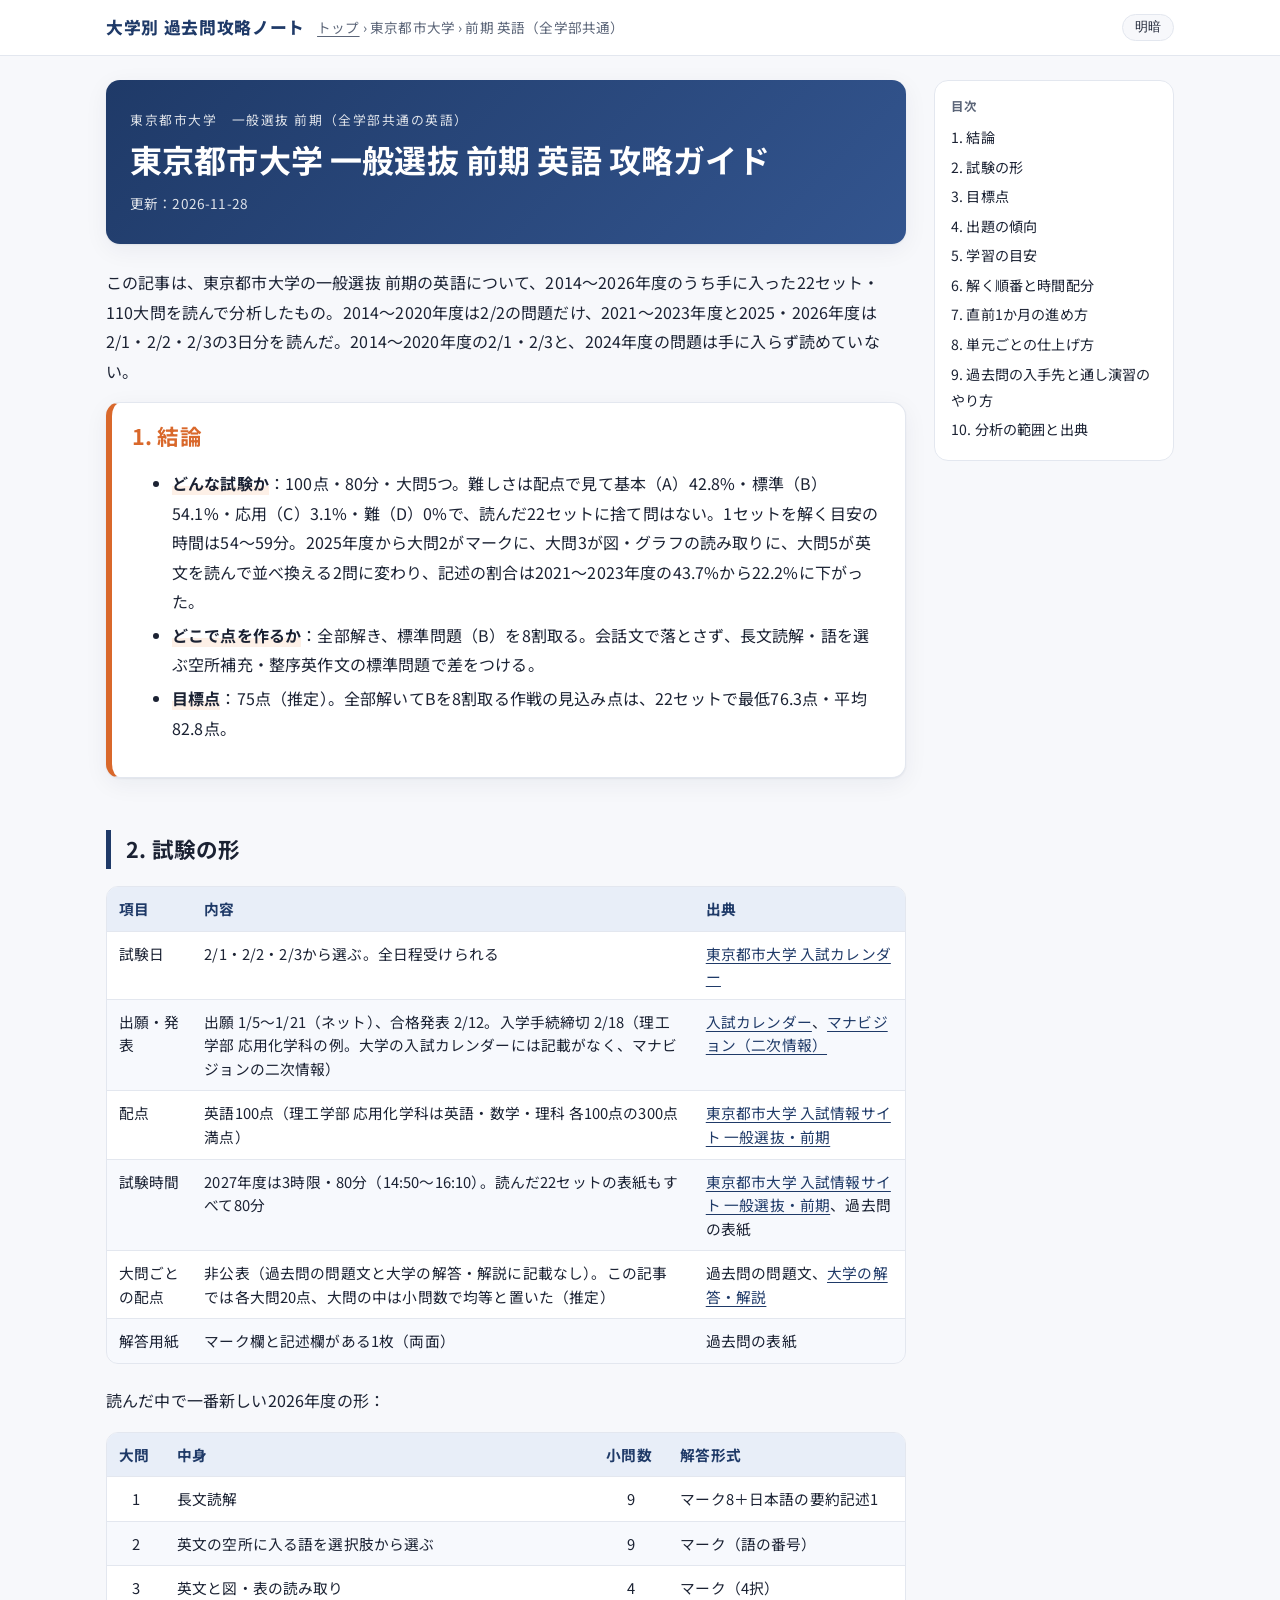
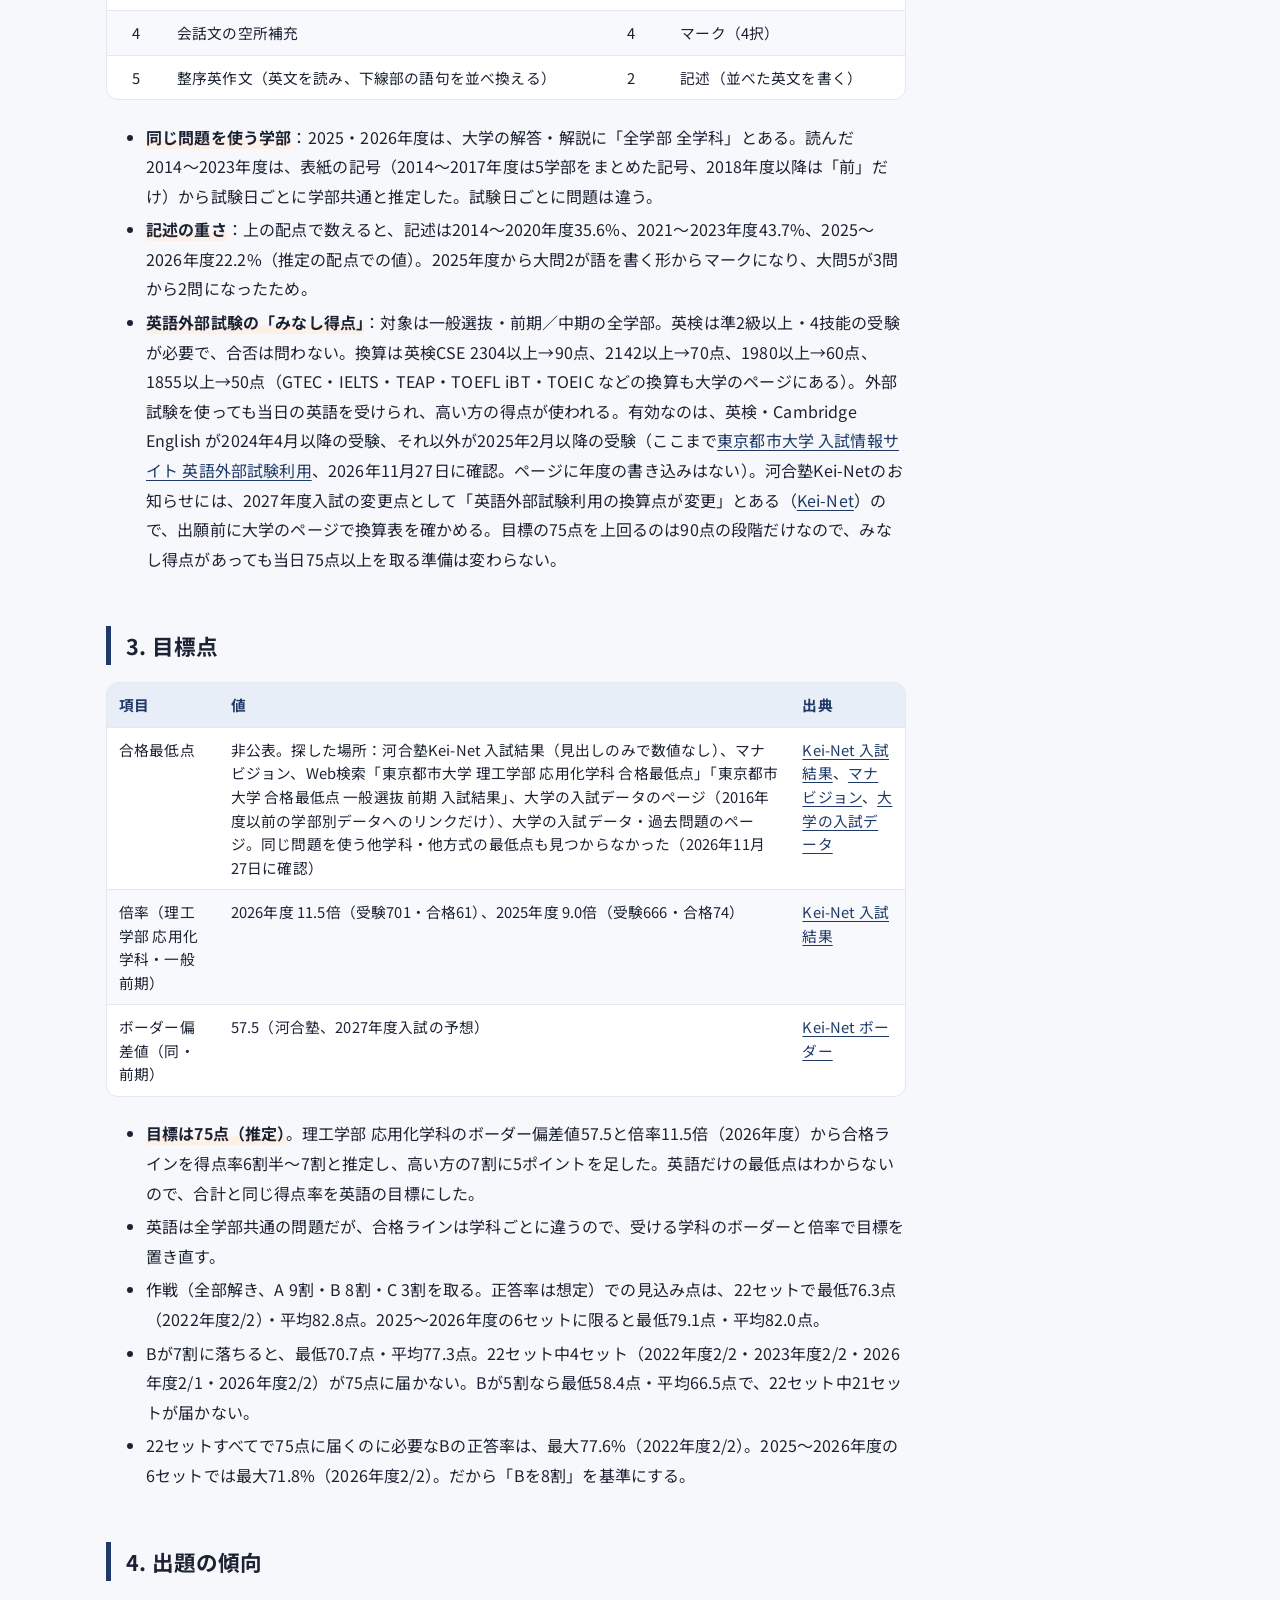
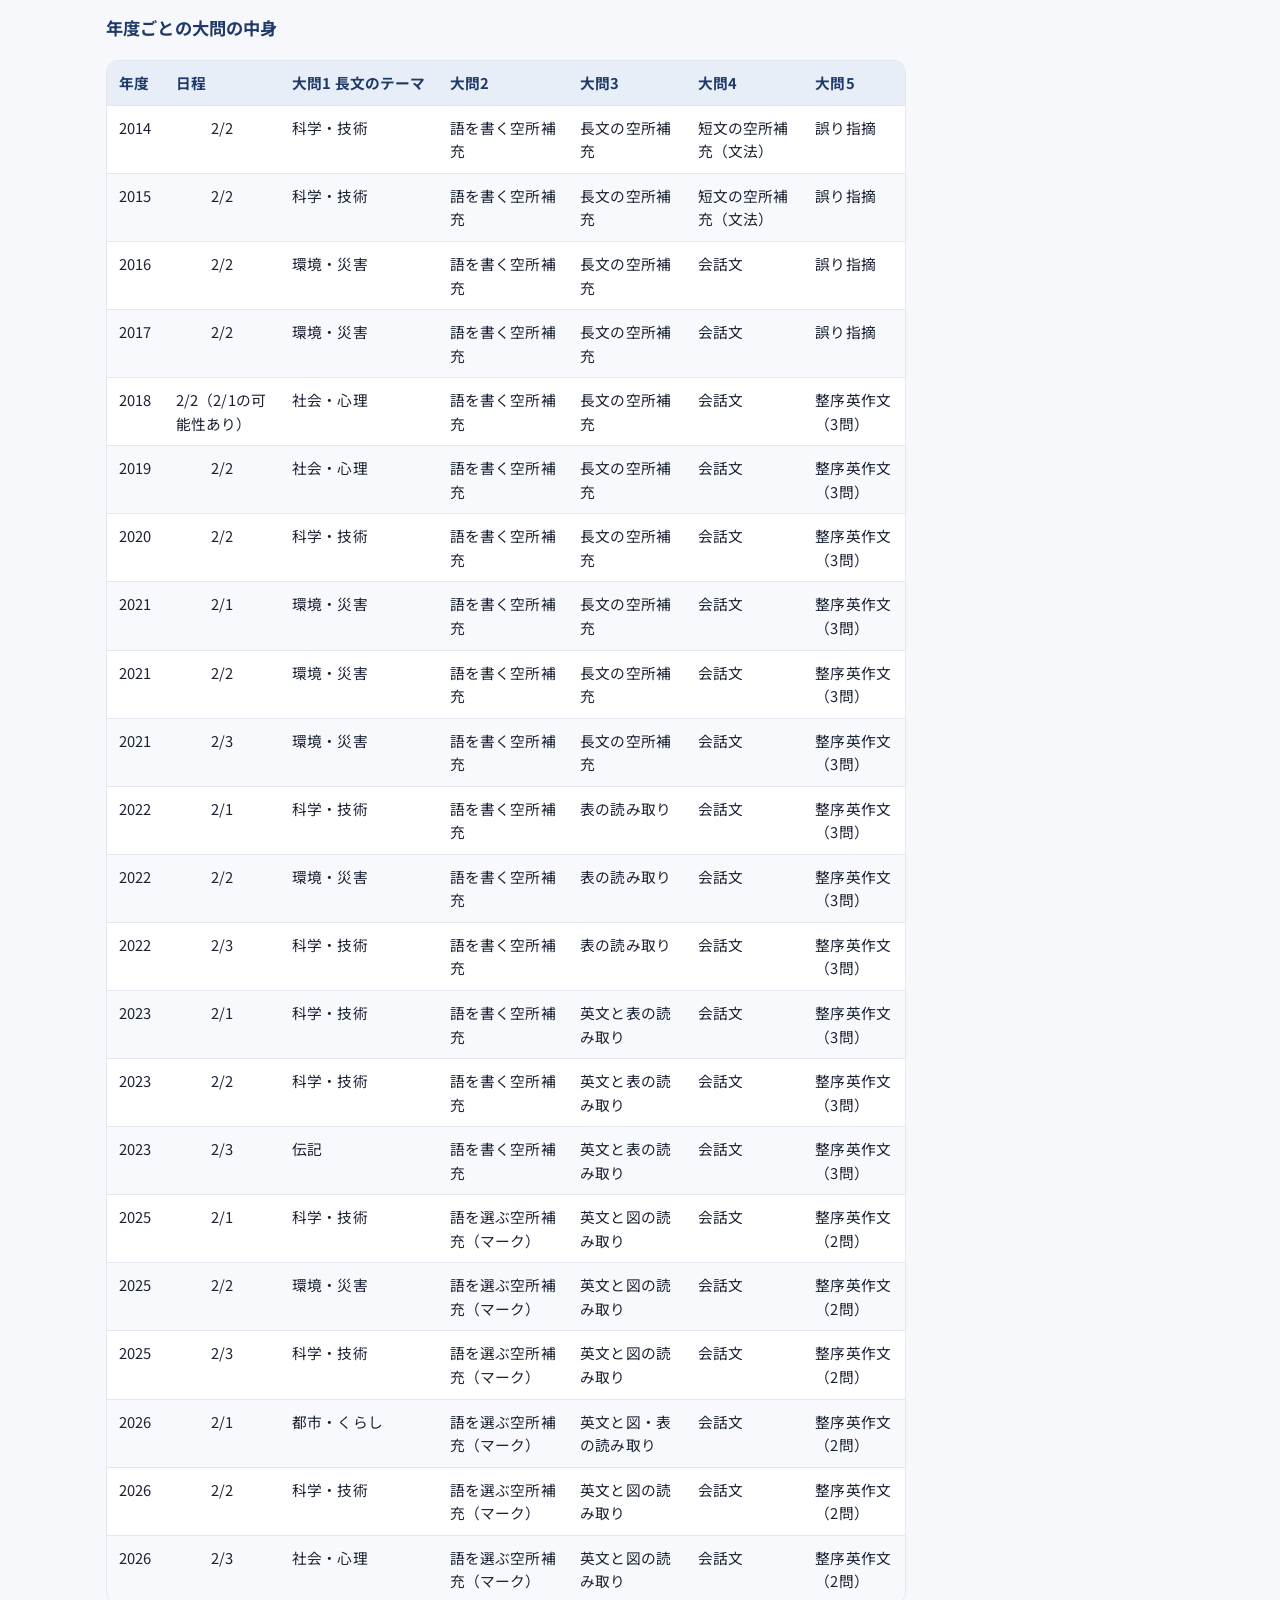
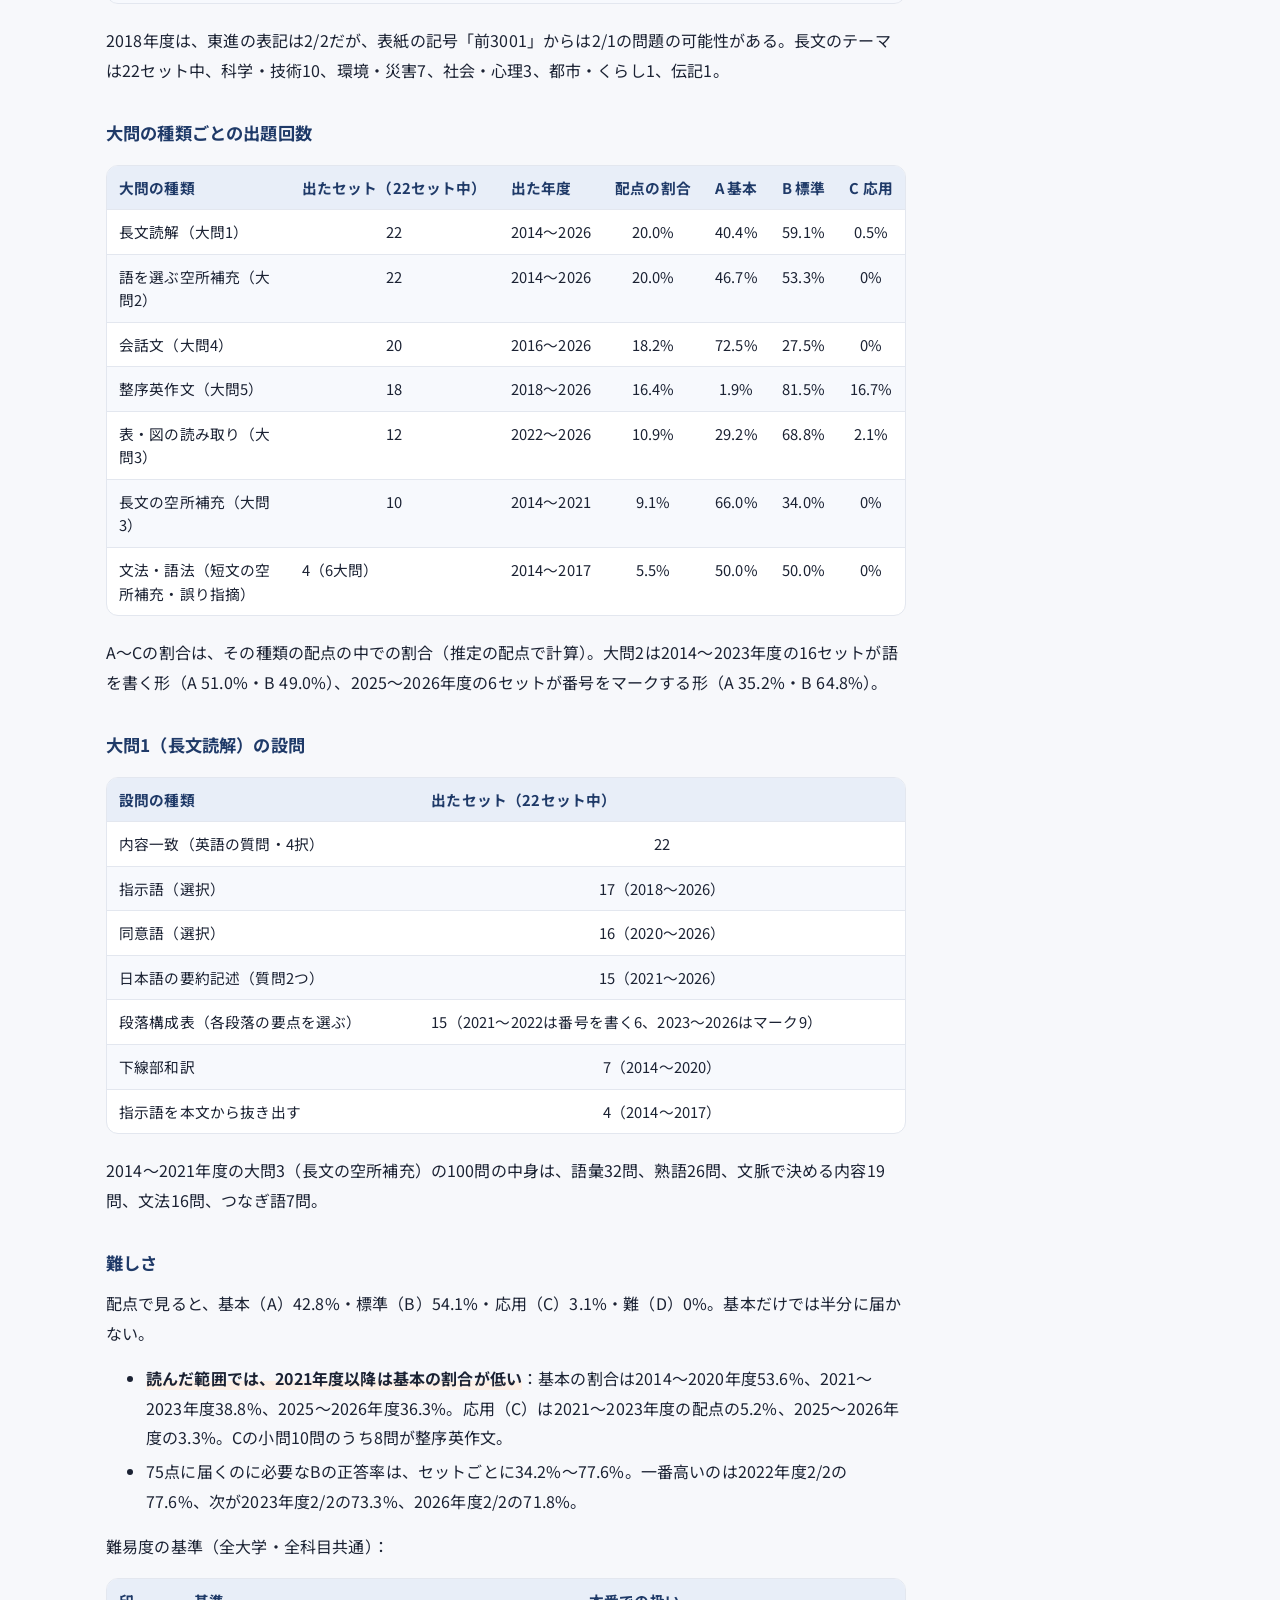
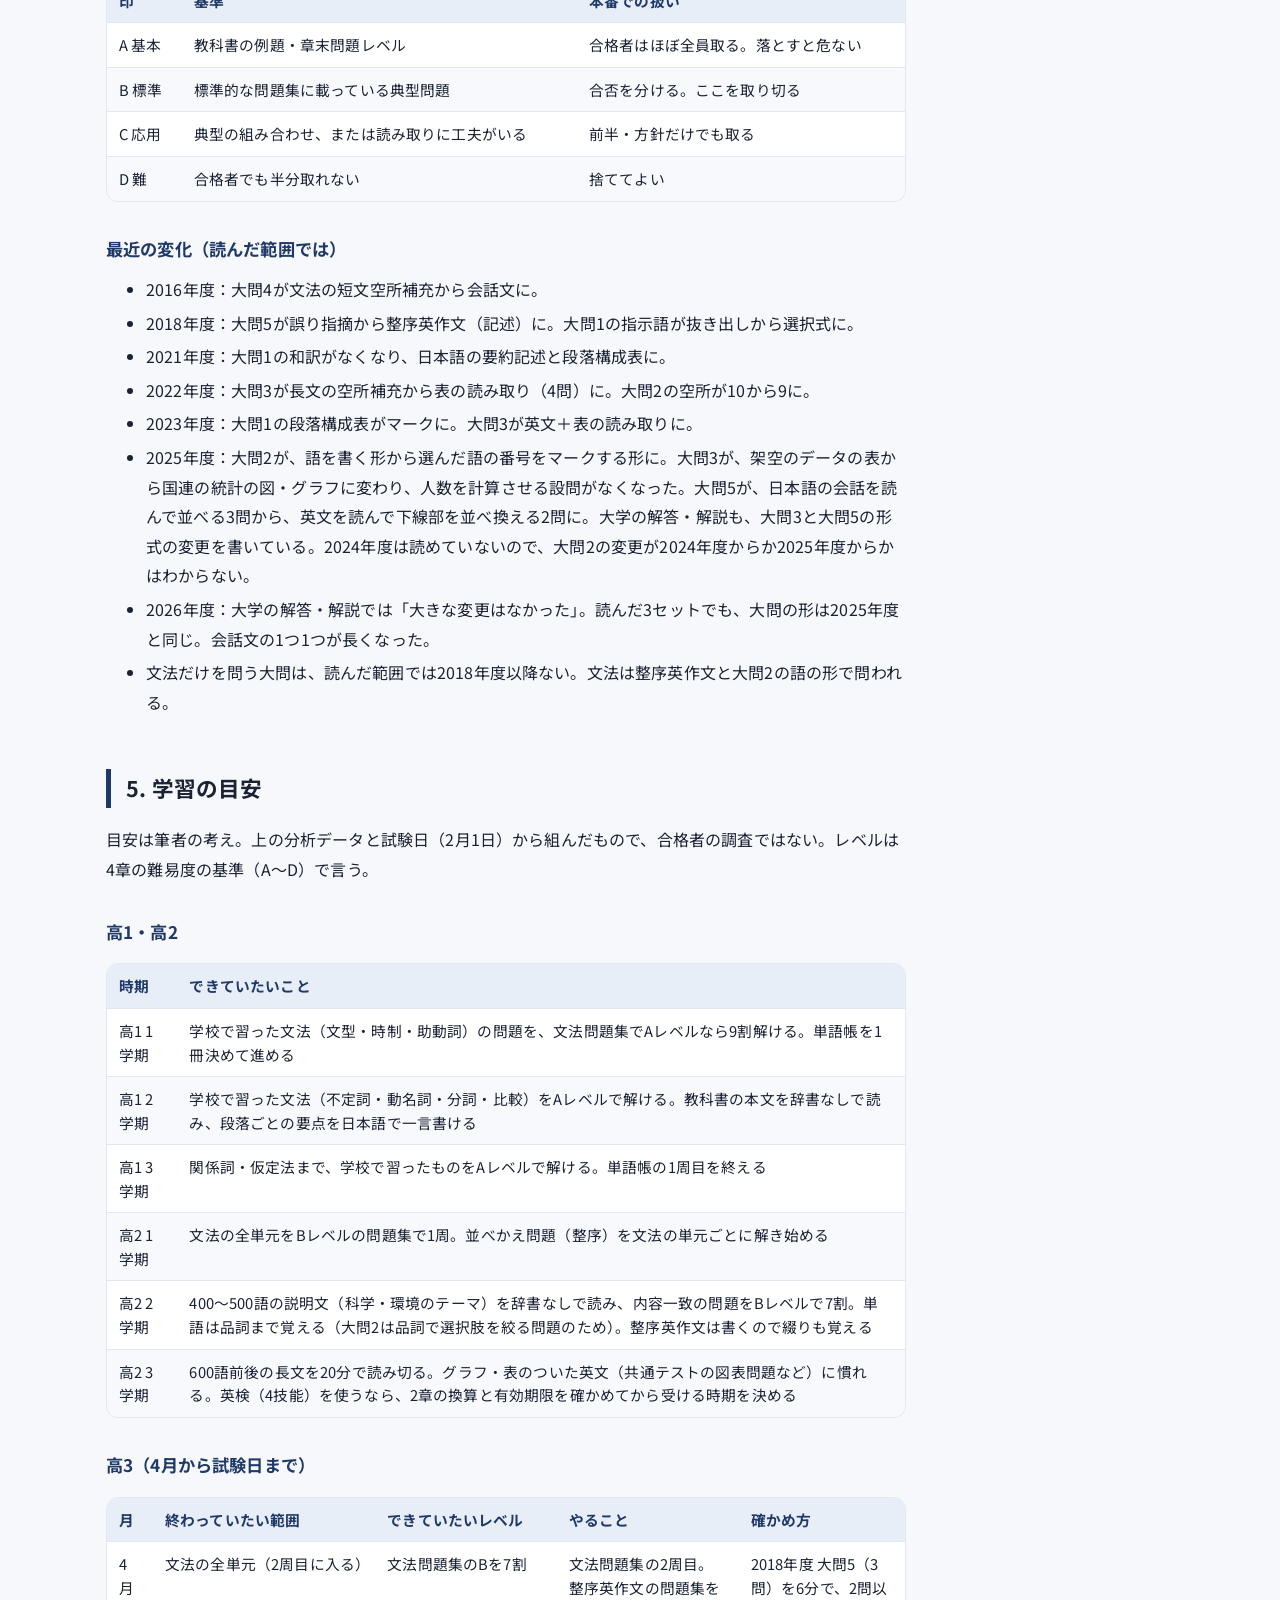
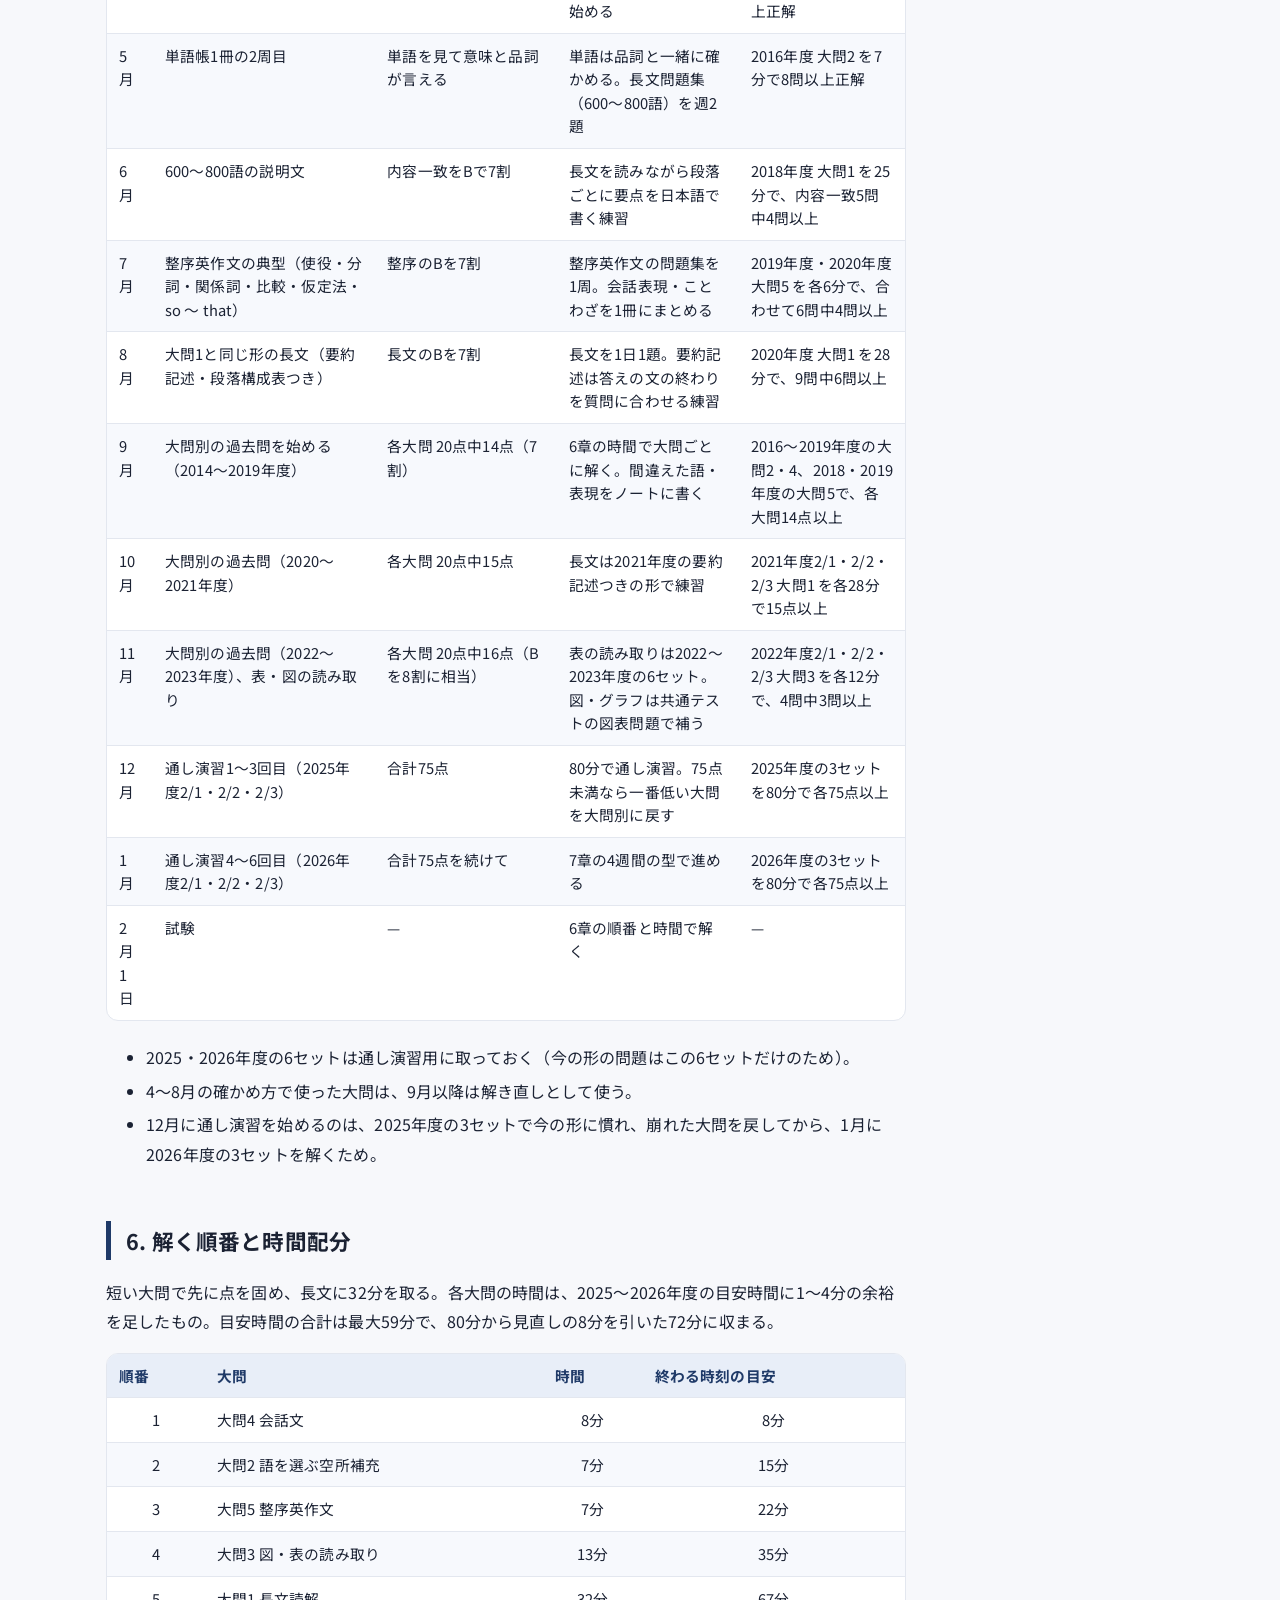
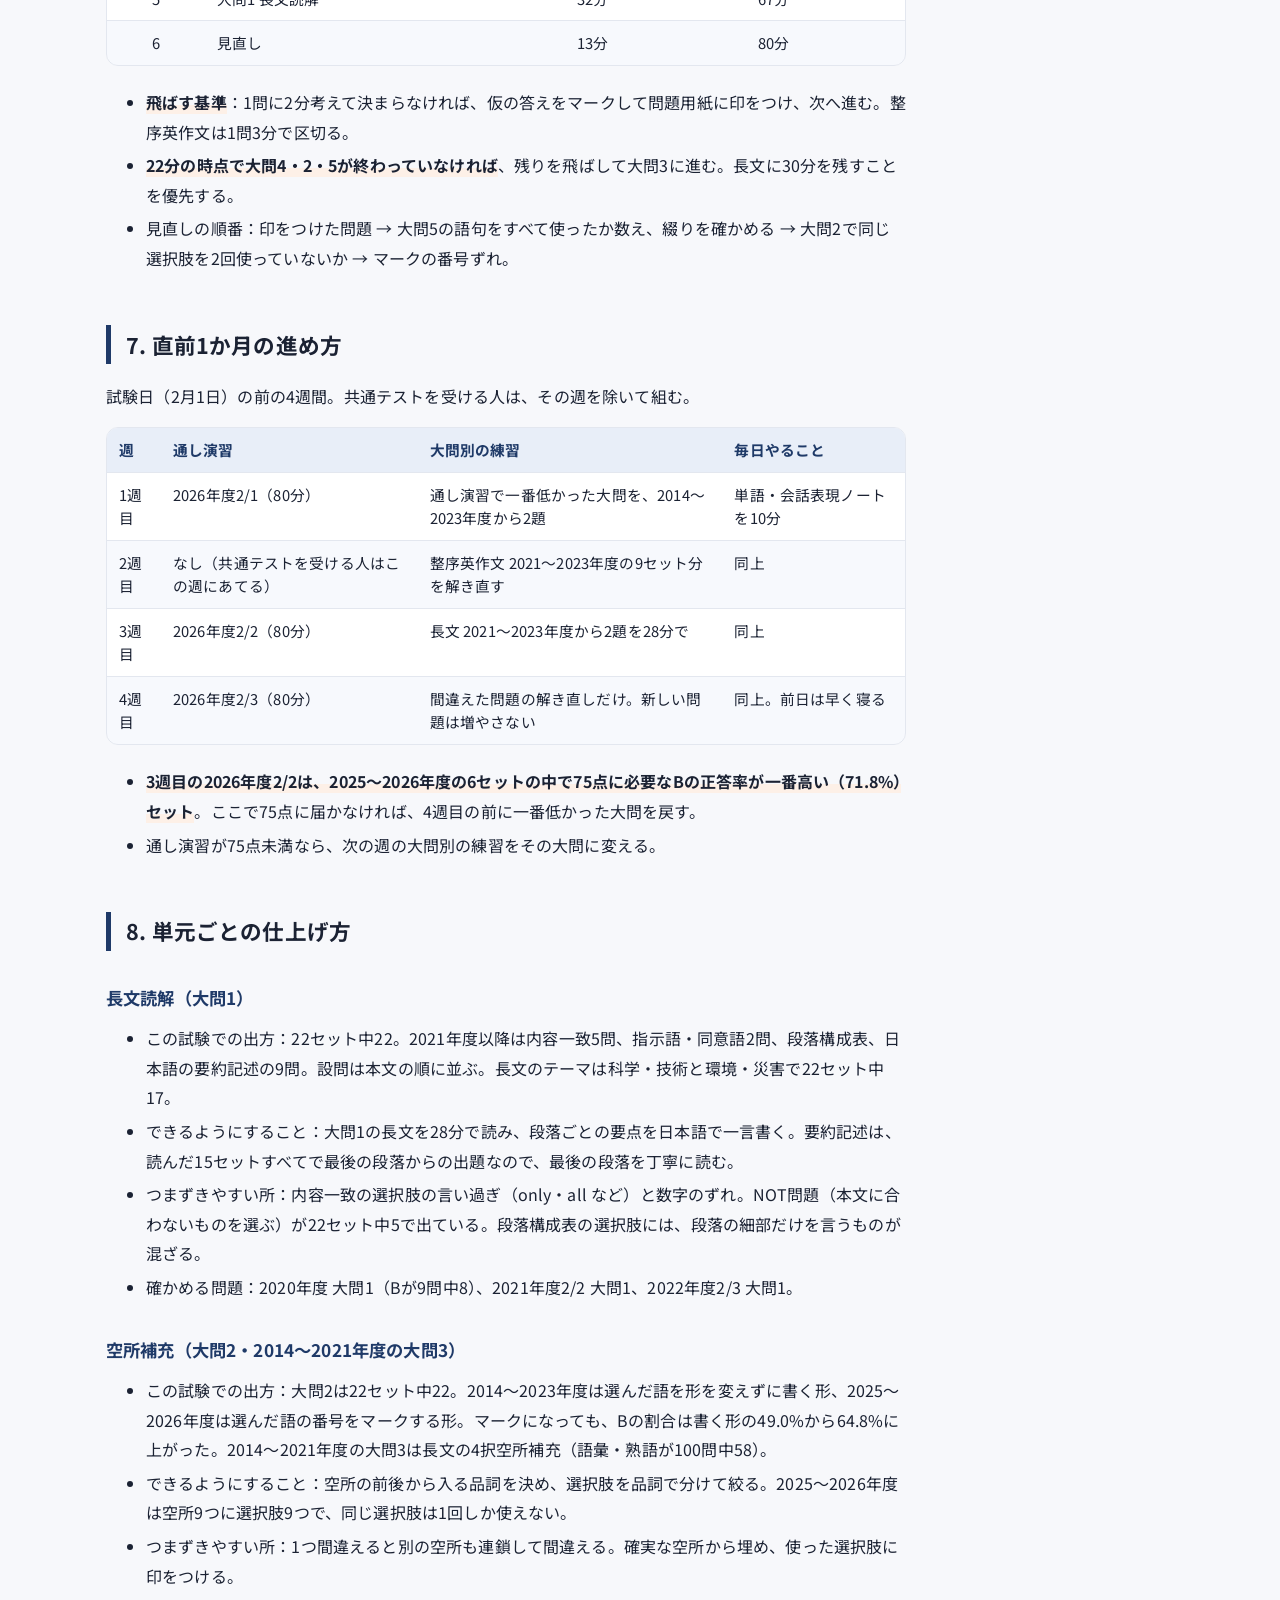
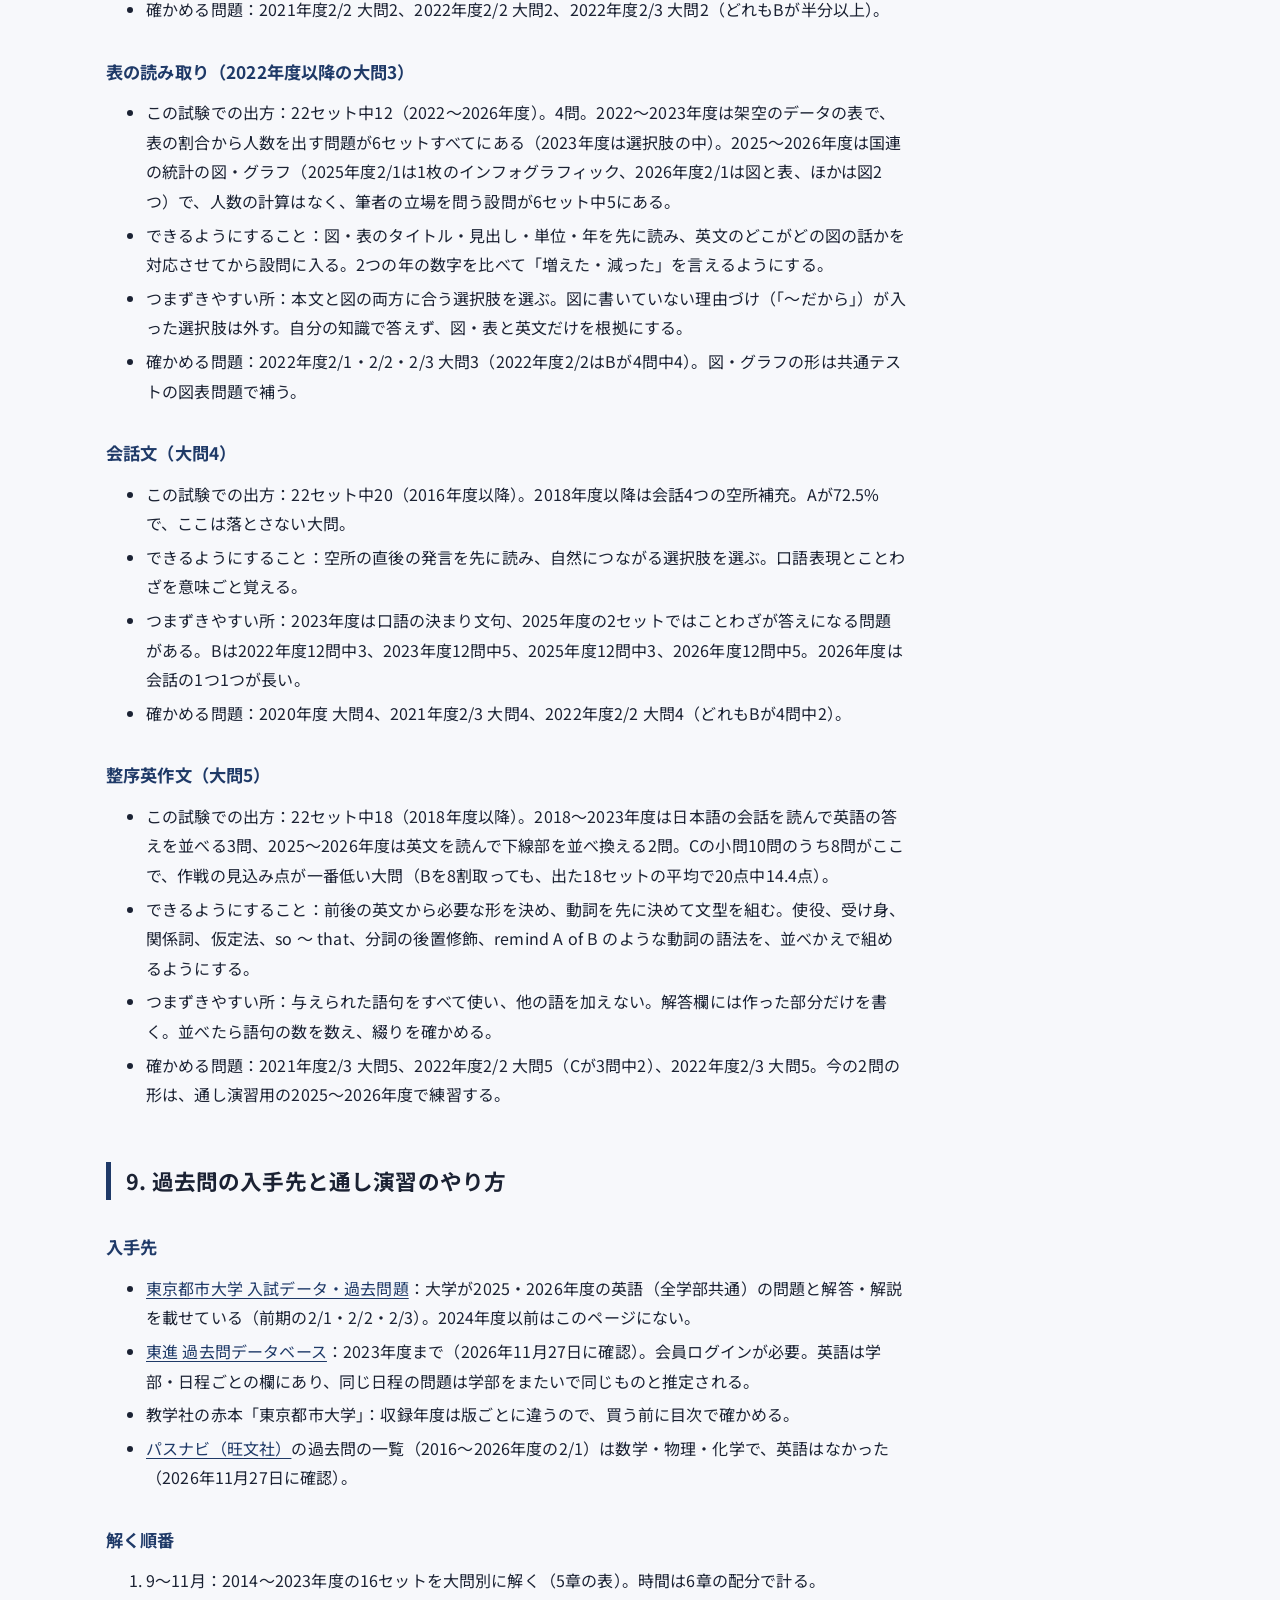
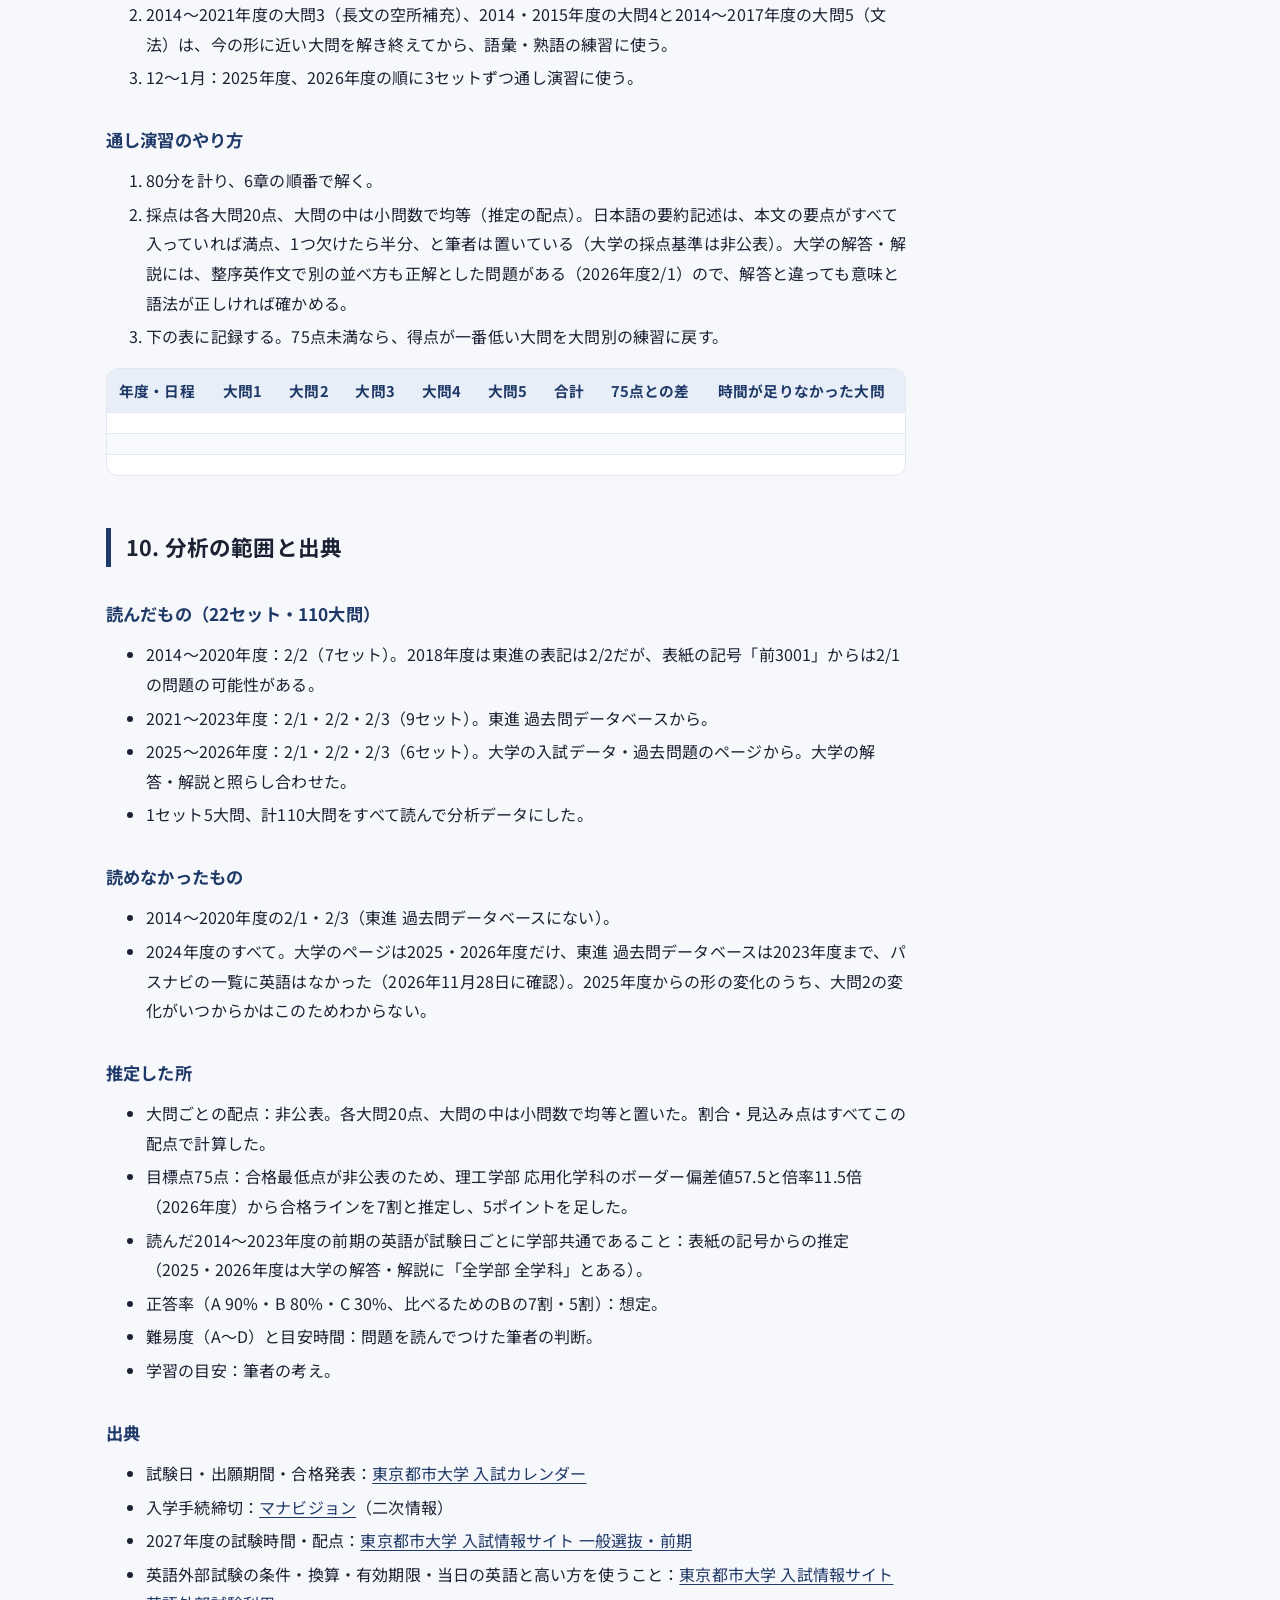
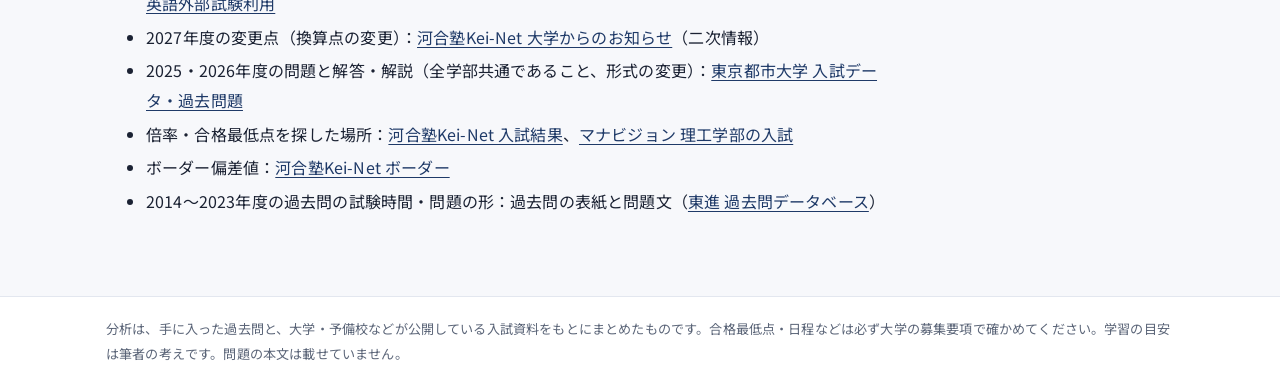
<file: docs/tcu-riko-english.html>
<!doctype html>
<html lang="ja"><head><meta charset="utf-8"><meta name="viewport" content="width=device-width,initial-scale=1">
<title>東京都市大学 一般選抜 前期 英語 攻略ガイド｜大学別 過去問攻略ノート</title>
<meta name="description" content="2014〜2026年度のうち手に入った22セット・110大問を読んで、出題傾向・2025年度からの形の変化・目標点75点（推定）・高1からの学習の目安・解く順番をまとめました。">
<link rel="preconnect" href="https://fonts.googleapis.com"><link rel="preconnect" href="https://fonts.gstatic.com" crossorigin>
<link href="https://fonts.googleapis.com/css2?family=Noto+Sans+JP:wght@400;700;800&display=swap" rel="stylesheet">
<link rel="stylesheet" href="style.css"></head>
<body>
<header class="site-header"><div class="in"><a class="logo" href="index.html">大学別 過去問攻略ノート</a><span class="crumbs"><a href="index.html">トップ</a> › 東京都市大学 › 前期 英語（全学部共通）</span>
<button class="theme-btn" type="button" onclick="(function(){var r=document.documentElement;var d=r.getAttribute('data-theme')==='dark'||(!r.getAttribute('data-theme')&&matchMedia('(prefers-color-scheme: dark)').matches);r.setAttribute('data-theme',d?'light':'dark');try{localStorage.setItem('theme',r.getAttribute('data-theme'))}catch(e){}})()">明暗</button></div></header>
<script>try{var t=localStorage.getItem('theme');if(t)document.documentElement.setAttribute('data-theme',t)}catch(e){}</script>
<div class="wrap has-toc"><article><div class="toc-mobile"><details><summary>目次</summary><ol><li><a href="#1-結論">1. 結論</a></li><li><a href="#2-試験の形">2. 試験の形</a></li><li><a href="#3-目標点">3. 目標点</a></li><li><a href="#4-出題の傾向">4. 出題の傾向</a></li><li><a href="#5-学習の目安">5. 学習の目安</a></li><li><a href="#6-解く順番と時間配分">6. 解く順番と時間配分</a></li><li><a href="#7-直前1か月の進め方">7. 直前1か月の進め方</a></li><li><a href="#8-単元ごとの仕上げ方">8. 単元ごとの仕上げ方</a></li><li><a href="#9-過去問の入手先と通し演習のやり方">9. 過去問の入手先と通し演習のやり方</a></li><li><a href="#10-分析の範囲と出典">10. 分析の範囲と出典</a></li></ol></details></div><div class="hero"><div class="kicker">東京都市大学　一般選抜 前期（全学部共通の英語）</div><h1>東京都市大学 一般選抜 前期 英語 攻略ガイド</h1><div class="meta">更新：2026-11-28</div></div><p>この記事は、東京都市大学の一般選抜 前期の英語について、2014〜2026年度のうち手に入った22セット・110大問を読んで分析したもの。2014〜2020年度は2/2の問題だけ、2021〜2023年度と2025・2026年度は2/1・2/2・2/3の3日分を読んだ。2014〜2020年度の2/1・2/3と、2024年度の問題は手に入らず読めていない。</p>
<section class="summary"><h2 id="1-結論">1. 結論</h2>
<ul>
<li><strong>どんな試験か</strong>：100点・80分・大問5つ。難しさは配点で見て基本（A）42.8%・標準（B）54.1%・応用（C）3.1%・難（D）0%で、読んだ22セットに捨て問はない。1セットを解く目安の時間は54〜59分。2025年度から大問2がマークに、大問3が図・グラフの読み取りに、大問5が英文を読んで並べ換える2問に変わり、記述の割合は2021〜2023年度の43.7%から22.2%に下がった。</li>
<li><strong>どこで点を作るか</strong>：全部解き、標準問題（B）を8割取る。会話文で落とさず、長文読解・語を選ぶ空所補充・整序英作文の標準問題で差をつける。</li>
<li><strong>目標点</strong>：75点（推定）。全部解いてBを8割取る作戦の見込み点は、22セットで最低76.3点・平均82.8点。</li>
</ul>
</section><h2 id="2-試験の形">2. 試験の形</h2>
<div class="table-wrap"><table>
<thead>
<tr>
<th>項目</th>
<th>内容</th>
<th>出典</th>
</tr>
</thead>
<tbody>
<tr>
<td>試験日</td>
<td>2/1・2/2・2/3から選ぶ。全日程受けられる</td>
<td><a href="https://www.comm.tcu.ac.jp/nyushi/exam/schedule/">東京都市大学 入試カレンダー</a></td>
</tr>
<tr>
<td>出願・発表</td>
<td>出願 1/5〜1/21（ネット）、合格発表 2/12。入学手続締切 2/18（理工学部 応用化学科の例。大学の入試カレンダーには記載がなく、マナビジョンの二次情報）</td>
<td><a href="https://www.comm.tcu.ac.jp/nyushi/exam/schedule/">入試カレンダー</a>、<a href="https://manabi.benesse.ne.jp/daigaku/school/3314/nyushi/gokaku-happyo/index.html">マナビジョン（二次情報）</a></td>
</tr>
<tr>
<td>配点</td>
<td>英語100点（理工学部 応用化学科は英語・数学・理科 各100点の300点満点）</td>
<td><a href="https://www.comm.tcu.ac.jp/nyushi/exam/mod/exam_previous/">東京都市大学 入試情報サイト 一般選抜・前期</a></td>
</tr>
<tr>
<td>試験時間</td>
<td>2027年度は3時限・80分（14:50〜16:10）。読んだ22セットの表紙もすべて80分</td>
<td><a href="https://www.comm.tcu.ac.jp/nyushi/exam/mod/exam_previous/">東京都市大学 入試情報サイト 一般選抜・前期</a>、過去問の表紙</td>
</tr>
<tr>
<td>大問ごとの配点</td>
<td>非公表（過去問の問題文と大学の解答・解説に記載なし）。この記事では各大問20点、大問の中は小問数で均等と置いた（推定）</td>
<td>過去問の問題文、<a href="https://www.comm.tcu.ac.jp/nyushi/exam/past/">大学の解答・解説</a></td>
</tr>
<tr>
<td>解答用紙</td>
<td>マーク欄と記述欄がある1枚（両面）</td>
<td>過去問の表紙</td>
</tr>
</tbody>
</table></div>
<p>読んだ中で一番新しい2026年度の形：</p>
<div class="table-wrap"><table>
<thead>
<tr>
<th>大問</th>
<th>中身</th>
<th>小問数</th>
<th>解答形式</th>
</tr>
</thead>
<tbody>
<tr>
<td class="num">1</td>
<td>長文読解</td>
<td class="num">9</td>
<td>マーク8＋日本語の要約記述1</td>
</tr>
<tr>
<td class="num">2</td>
<td>英文の空所に入る語を選択肢から選ぶ</td>
<td class="num">9</td>
<td>マーク（語の番号）</td>
</tr>
<tr>
<td class="num">3</td>
<td>英文と図・表の読み取り</td>
<td class="num">4</td>
<td>マーク（4択）</td>
</tr>
<tr>
<td class="num">4</td>
<td>会話文の空所補充</td>
<td class="num">4</td>
<td>マーク（4択）</td>
</tr>
<tr>
<td class="num">5</td>
<td>整序英作文（英文を読み、下線部の語句を並べ換える）</td>
<td class="num">2</td>
<td>記述（並べた英文を書く）</td>
</tr>
</tbody>
</table></div>
<ul>
<li><strong>同じ問題を使う学部</strong>：2025・2026年度は、大学の解答・解説に「全学部 全学科」とある。読んだ2014〜2023年度は、表紙の記号（2014〜2017年度は5学部をまとめた記号、2018年度以降は「前」だけ）から試験日ごとに学部共通と推定した。試験日ごとに問題は違う。</li>
<li><strong>記述の重さ</strong>：上の配点で数えると、記述は2014〜2020年度35.6%、2021〜2023年度43.7%、2025〜2026年度22.2%（推定の配点での値）。2025年度から大問2が語を書く形からマークになり、大問5が3問から2問になったため。</li>
<li><strong>英語外部試験の「みなし得点」</strong>：対象は一般選抜・前期／中期の全学部。英検は準2級以上・4技能の受験が必要で、合否は問わない。換算は英検CSE 2304以上→90点、2142以上→70点、1980以上→60点、1855以上→50点（GTEC・IELTS・TEAP・TOEFL iBT・TOEIC などの換算も大学のページにある）。外部試験を使っても当日の英語を受けられ、高い方の得点が使われる。有効なのは、英検・Cambridge English が2024年4月以降の受験、それ以外が2025年2月以降の受験（ここまで<a href="https://www.comm.tcu.ac.jp/nyushi/exam/mod/eng_mat/">東京都市大学 入試情報サイト 英語外部試験利用</a>、2026年11月27日に確認。ページに年度の書き込みはない）。河合塾Kei-Netのお知らせには、2027年度入試の変更点として「英語外部試験利用の換算点が変更」とある（<a href="https://search.keinet.ne.jp/2282/topics/12">Kei-Net</a>）ので、出願前に大学のページで換算表を確かめる。目標の75点を上回るのは90点の段階だけなので、みなし得点があっても当日75点以上を取る準備は変わらない。</li>
</ul>
<h2 id="3-目標点">3. 目標点</h2>
<div class="table-wrap"><table>
<thead>
<tr>
<th>項目</th>
<th>値</th>
<th>出典</th>
</tr>
</thead>
<tbody>
<tr>
<td>合格最低点</td>
<td>非公表。探した場所：河合塾Kei-Net 入試結果（見出しのみで数値なし）、マナビジョン、Web検索「東京都市大学 理工学部 応用化学科 合格最低点」「東京都市大学 合格最低点 一般選抜 前期 入試結果」、大学の入試データのページ（2016年度以前の学部別データへのリンクだけ）、大学の入試データ・過去問題のページ。同じ問題を使う他学科・他方式の最低点も見つからなかった（2026年11月27日に確認）</td>
<td><a href="https://search.keinet.ne.jp/2282/general/exam_result">Kei-Net 入試結果</a>、<a href="https://manabi.benesse.ne.jp/daigaku/school/3314/nyushi/rikou/">マナビジョン</a>、<a href="https://www.tcu.ac.jp/entrance/data/index.html">大学の入試データ</a></td>
</tr>
<tr>
<td>倍率（理工学部 応用化学科・一般前期）</td>
<td>2026年度 11.5倍（受験701・合格61）、2025年度 9.0倍（受験666・合格74）</td>
<td><a href="https://search.keinet.ne.jp/2282/general/exam_result">Kei-Net 入試結果</a></td>
</tr>
<tr>
<td>ボーダー偏差値（同・前期）</td>
<td>57.5（河合塾、2027年度入試の予想）</td>
<td><a href="https://search.keinet.ne.jp/2282/general/border_rate">Kei-Net ボーダー</a></td>
</tr>
</tbody>
</table></div>
<ul>
<li><strong>目標は75点（推定）</strong>。理工学部 応用化学科のボーダー偏差値57.5と倍率11.5倍（2026年度）から合格ラインを得点率6割半〜7割と推定し、高い方の7割に5ポイントを足した。英語だけの最低点はわからないので、合計と同じ得点率を英語の目標にした。</li>
<li>英語は全学部共通の問題だが、合格ラインは学科ごとに違うので、受ける学科のボーダーと倍率で目標を置き直す。</li>
<li>作戦（全部解き、A 9割・B 8割・C 3割を取る。正答率は想定）での見込み点は、22セットで最低76.3点（2022年度2/2）・平均82.8点。2025〜2026年度の6セットに限ると最低79.1点・平均82.0点。</li>
<li>Bが7割に落ちると、最低70.7点・平均77.3点。22セット中4セット（2022年度2/2・2023年度2/2・2026年度2/1・2026年度2/2）が75点に届かない。Bが5割なら最低58.4点・平均66.5点で、22セット中21セットが届かない。</li>
<li>22セットすべてで75点に届くのに必要なBの正答率は、最大77.6%（2022年度2/2）。2025〜2026年度の6セットでは最大71.8%（2026年度2/2）。だから「Bを8割」を基準にする。</li>
</ul>
<h2 id="4-出題の傾向">4. 出題の傾向</h2>
<h3 id="年度ごとの大問の中身">年度ごとの大問の中身</h3>
<div class="table-wrap"><table>
<thead>
<tr>
<th>年度</th>
<th>日程</th>
<th>大問1 長文のテーマ</th>
<th>大問2</th>
<th>大問3</th>
<th>大問4</th>
<th>大問5</th>
</tr>
</thead>
<tbody>
<tr>
<td class="num">2014</td>
<td class="num">2/2</td>
<td>科学・技術</td>
<td>語を書く空所補充</td>
<td>長文の空所補充</td>
<td>短文の空所補充（文法）</td>
<td>誤り指摘</td>
</tr>
<tr>
<td class="num">2015</td>
<td class="num">2/2</td>
<td>科学・技術</td>
<td>語を書く空所補充</td>
<td>長文の空所補充</td>
<td>短文の空所補充（文法）</td>
<td>誤り指摘</td>
</tr>
<tr>
<td class="num">2016</td>
<td class="num">2/2</td>
<td>環境・災害</td>
<td>語を書く空所補充</td>
<td>長文の空所補充</td>
<td>会話文</td>
<td>誤り指摘</td>
</tr>
<tr>
<td class="num">2017</td>
<td class="num">2/2</td>
<td>環境・災害</td>
<td>語を書く空所補充</td>
<td>長文の空所補充</td>
<td>会話文</td>
<td>誤り指摘</td>
</tr>
<tr>
<td class="num">2018</td>
<td>2/2（2/1の可能性あり）</td>
<td>社会・心理</td>
<td>語を書く空所補充</td>
<td>長文の空所補充</td>
<td>会話文</td>
<td>整序英作文（3問）</td>
</tr>
<tr>
<td class="num">2019</td>
<td class="num">2/2</td>
<td>社会・心理</td>
<td>語を書く空所補充</td>
<td>長文の空所補充</td>
<td>会話文</td>
<td>整序英作文（3問）</td>
</tr>
<tr>
<td class="num">2020</td>
<td class="num">2/2</td>
<td>科学・技術</td>
<td>語を書く空所補充</td>
<td>長文の空所補充</td>
<td>会話文</td>
<td>整序英作文（3問）</td>
</tr>
<tr>
<td class="num">2021</td>
<td class="num">2/1</td>
<td>環境・災害</td>
<td>語を書く空所補充</td>
<td>長文の空所補充</td>
<td>会話文</td>
<td>整序英作文（3問）</td>
</tr>
<tr>
<td class="num">2021</td>
<td class="num">2/2</td>
<td>環境・災害</td>
<td>語を書く空所補充</td>
<td>長文の空所補充</td>
<td>会話文</td>
<td>整序英作文（3問）</td>
</tr>
<tr>
<td class="num">2021</td>
<td class="num">2/3</td>
<td>環境・災害</td>
<td>語を書く空所補充</td>
<td>長文の空所補充</td>
<td>会話文</td>
<td>整序英作文（3問）</td>
</tr>
<tr>
<td class="num">2022</td>
<td class="num">2/1</td>
<td>科学・技術</td>
<td>語を書く空所補充</td>
<td>表の読み取り</td>
<td>会話文</td>
<td>整序英作文（3問）</td>
</tr>
<tr>
<td class="num">2022</td>
<td class="num">2/2</td>
<td>環境・災害</td>
<td>語を書く空所補充</td>
<td>表の読み取り</td>
<td>会話文</td>
<td>整序英作文（3問）</td>
</tr>
<tr>
<td class="num">2022</td>
<td class="num">2/3</td>
<td>科学・技術</td>
<td>語を書く空所補充</td>
<td>表の読み取り</td>
<td>会話文</td>
<td>整序英作文（3問）</td>
</tr>
<tr>
<td class="num">2023</td>
<td class="num">2/1</td>
<td>科学・技術</td>
<td>語を書く空所補充</td>
<td>英文と表の読み取り</td>
<td>会話文</td>
<td>整序英作文（3問）</td>
</tr>
<tr>
<td class="num">2023</td>
<td class="num">2/2</td>
<td>科学・技術</td>
<td>語を書く空所補充</td>
<td>英文と表の読み取り</td>
<td>会話文</td>
<td>整序英作文（3問）</td>
</tr>
<tr>
<td class="num">2023</td>
<td class="num">2/3</td>
<td>伝記</td>
<td>語を書く空所補充</td>
<td>英文と表の読み取り</td>
<td>会話文</td>
<td>整序英作文（3問）</td>
</tr>
<tr>
<td class="num">2025</td>
<td class="num">2/1</td>
<td>科学・技術</td>
<td>語を選ぶ空所補充（マーク）</td>
<td>英文と図の読み取り</td>
<td>会話文</td>
<td>整序英作文（2問）</td>
</tr>
<tr>
<td class="num">2025</td>
<td class="num">2/2</td>
<td>環境・災害</td>
<td>語を選ぶ空所補充（マーク）</td>
<td>英文と図の読み取り</td>
<td>会話文</td>
<td>整序英作文（2問）</td>
</tr>
<tr>
<td class="num">2025</td>
<td class="num">2/3</td>
<td>科学・技術</td>
<td>語を選ぶ空所補充（マーク）</td>
<td>英文と図の読み取り</td>
<td>会話文</td>
<td>整序英作文（2問）</td>
</tr>
<tr>
<td class="num">2026</td>
<td class="num">2/1</td>
<td>都市・くらし</td>
<td>語を選ぶ空所補充（マーク）</td>
<td>英文と図・表の読み取り</td>
<td>会話文</td>
<td>整序英作文（2問）</td>
</tr>
<tr>
<td class="num">2026</td>
<td class="num">2/2</td>
<td>科学・技術</td>
<td>語を選ぶ空所補充（マーク）</td>
<td>英文と図の読み取り</td>
<td>会話文</td>
<td>整序英作文（2問）</td>
</tr>
<tr>
<td class="num">2026</td>
<td class="num">2/3</td>
<td>社会・心理</td>
<td>語を選ぶ空所補充（マーク）</td>
<td>英文と図の読み取り</td>
<td>会話文</td>
<td>整序英作文（2問）</td>
</tr>
</tbody>
</table></div>
<p>2018年度は、東進の表記は2/2だが、表紙の記号「前3001」からは2/1の問題の可能性がある。長文のテーマは22セット中、科学・技術10、環境・災害7、社会・心理3、都市・くらし1、伝記1。</p>
<h3 id="大問の種類ごとの出題回数">大問の種類ごとの出題回数</h3>
<div class="table-wrap"><table>
<thead>
<tr>
<th>大問の種類</th>
<th>出たセット（22セット中）</th>
<th>出た年度</th>
<th>配点の割合</th>
<th>A 基本</th>
<th>B 標準</th>
<th>C 応用</th>
</tr>
</thead>
<tbody>
<tr>
<td>長文読解（大問1）</td>
<td class="num">22</td>
<td class="num">2014〜2026</td>
<td class="num">20.0%</td>
<td class="num">40.4%</td>
<td class="num">59.1%</td>
<td class="num">0.5%</td>
</tr>
<tr>
<td>語を選ぶ空所補充（大問2）</td>
<td class="num">22</td>
<td class="num">2014〜2026</td>
<td class="num">20.0%</td>
<td class="num">46.7%</td>
<td class="num">53.3%</td>
<td class="num">0%</td>
</tr>
<tr>
<td>会話文（大問4）</td>
<td class="num">20</td>
<td class="num">2016〜2026</td>
<td class="num">18.2%</td>
<td class="num">72.5%</td>
<td class="num">27.5%</td>
<td class="num">0%</td>
</tr>
<tr>
<td>整序英作文（大問5）</td>
<td class="num">18</td>
<td class="num">2018〜2026</td>
<td class="num">16.4%</td>
<td class="num">1.9%</td>
<td class="num">81.5%</td>
<td class="num">16.7%</td>
</tr>
<tr>
<td>表・図の読み取り（大問3）</td>
<td class="num">12</td>
<td class="num">2022〜2026</td>
<td class="num">10.9%</td>
<td class="num">29.2%</td>
<td class="num">68.8%</td>
<td class="num">2.1%</td>
</tr>
<tr>
<td>長文の空所補充（大問3）</td>
<td class="num">10</td>
<td class="num">2014〜2021</td>
<td class="num">9.1%</td>
<td class="num">66.0%</td>
<td class="num">34.0%</td>
<td class="num">0%</td>
</tr>
<tr>
<td>文法・語法（短文の空所補充・誤り指摘）</td>
<td>4（6大問）</td>
<td class="num">2014〜2017</td>
<td class="num">5.5%</td>
<td class="num">50.0%</td>
<td class="num">50.0%</td>
<td class="num">0%</td>
</tr>
</tbody>
</table></div>
<p>A〜Cの割合は、その種類の配点の中での割合（推定の配点で計算）。大問2は2014〜2023年度の16セットが語を書く形（A 51.0%・B 49.0%）、2025〜2026年度の6セットが番号をマークする形（A 35.2%・B 64.8%）。</p>
<h3 id="大問1-長文読解-の設問">大問1（長文読解）の設問</h3>
<div class="table-wrap"><table>
<thead>
<tr>
<th>設問の種類</th>
<th>出たセット（22セット中）</th>
</tr>
</thead>
<tbody>
<tr>
<td>内容一致（英語の質問・4択）</td>
<td class="num">22</td>
</tr>
<tr>
<td>指示語（選択）</td>
<td class="num">17（2018〜2026）</td>
</tr>
<tr>
<td>同意語（選択）</td>
<td class="num">16（2020〜2026）</td>
</tr>
<tr>
<td>日本語の要約記述（質問2つ）</td>
<td class="num">15（2021〜2026）</td>
</tr>
<tr>
<td>段落構成表（各段落の要点を選ぶ）</td>
<td>15（2021〜2022は番号を書く6、2023〜2026はマーク9）</td>
</tr>
<tr>
<td>下線部和訳</td>
<td class="num">7（2014〜2020）</td>
</tr>
<tr>
<td>指示語を本文から抜き出す</td>
<td class="num">4（2014〜2017）</td>
</tr>
</tbody>
</table></div>
<p>2014〜2021年度の大問3（長文の空所補充）の100問の中身は、語彙32問、熟語26問、文脈で決める内容19問、文法16問、つなぎ語7問。</p>
<h3 id="難しさ">難しさ</h3>
<p>配点で見ると、基本（A）42.8%・標準（B）54.1%・応用（C）3.1%・難（D）0%。基本だけでは半分に届かない。</p>
<ul>
<li><strong>読んだ範囲では、2021年度以降は基本の割合が低い</strong>：基本の割合は2014〜2020年度53.6%、2021〜2023年度38.8%、2025〜2026年度36.3%。応用（C）は2021〜2023年度の配点の5.2%、2025〜2026年度の3.3%。Cの小問10問のうち8問が整序英作文。</li>
<li>75点に届くのに必要なBの正答率は、セットごとに34.2%〜77.6%。一番高いのは2022年度2/2の77.6%、次が2023年度2/2の73.3%、2026年度2/2の71.8%。</li>
</ul>
<p>難易度の基準（全大学・全科目共通）：</p>
<div class="table-wrap"><table>
<thead>
<tr>
<th>印</th>
<th>基準</th>
<th>本番での扱い</th>
</tr>
</thead>
<tbody>
<tr>
<td>A 基本</td>
<td>教科書の例題・章末問題レベル</td>
<td>合格者はほぼ全員取る。落とすと危ない</td>
</tr>
<tr>
<td>B 標準</td>
<td>標準的な問題集に載っている典型問題</td>
<td>合否を分ける。ここを取り切る</td>
</tr>
<tr>
<td>C 応用</td>
<td>典型の組み合わせ、または読み取りに工夫がいる</td>
<td>前半・方針だけでも取る</td>
</tr>
<tr>
<td>D 難</td>
<td>合格者でも半分取れない</td>
<td>捨ててよい</td>
</tr>
</tbody>
</table></div>
<h3 id="最近の変化-読んだ範囲では">最近の変化（読んだ範囲では）</h3>
<ul>
<li>2016年度：大問4が文法の短文空所補充から会話文に。</li>
<li>2018年度：大問5が誤り指摘から整序英作文（記述）に。大問1の指示語が抜き出しから選択式に。</li>
<li>2021年度：大問1の和訳がなくなり、日本語の要約記述と段落構成表に。</li>
<li>2022年度：大問3が長文の空所補充から表の読み取り（4問）に。大問2の空所が10から9に。</li>
<li>2023年度：大問1の段落構成表がマークに。大問3が英文＋表の読み取りに。</li>
<li>2025年度：大問2が、語を書く形から選んだ語の番号をマークする形に。大問3が、架空のデータの表から国連の統計の図・グラフに変わり、人数を計算させる設問がなくなった。大問5が、日本語の会話を読んで並べる3問から、英文を読んで下線部を並べ換える2問に。大学の解答・解説も、大問3と大問5の形式の変更を書いている。2024年度は読めていないので、大問2の変更が2024年度からか2025年度からかはわからない。</li>
<li>2026年度：大学の解答・解説では「大きな変更はなかった」。読んだ3セットでも、大問の形は2025年度と同じ。会話文の1つ1つが長くなった。</li>
<li>文法だけを問う大問は、読んだ範囲では2018年度以降ない。文法は整序英作文と大問2の語の形で問われる。</li>
</ul>
<h2 id="5-学習の目安">5. 学習の目安</h2>
<p>目安は筆者の考え。上の分析データと試験日（2月1日）から組んだもので、合格者の調査ではない。レベルは4章の難易度の基準（A〜D）で言う。</p>
<h3 id="高1・高2">高1・高2</h3>
<div class="table-wrap"><table>
<thead>
<tr>
<th>時期</th>
<th>できていたいこと</th>
</tr>
</thead>
<tbody>
<tr>
<td>高1 1学期</td>
<td>学校で習った文法（文型・時制・助動詞）の問題を、文法問題集でAレベルなら9割解ける。単語帳を1冊決めて進める</td>
</tr>
<tr>
<td>高1 2学期</td>
<td>学校で習った文法（不定詞・動名詞・分詞・比較）をAレベルで解ける。教科書の本文を辞書なしで読み、段落ごとの要点を日本語で一言書ける</td>
</tr>
<tr>
<td>高1 3学期</td>
<td>関係詞・仮定法まで、学校で習ったものをAレベルで解ける。単語帳の1周目を終える</td>
</tr>
<tr>
<td>高2 1学期</td>
<td>文法の全単元をBレベルの問題集で1周。並べかえ問題（整序）を文法の単元ごとに解き始める</td>
</tr>
<tr>
<td>高2 2学期</td>
<td>400〜500語の説明文（科学・環境のテーマ）を辞書なしで読み、内容一致の問題をBレベルで7割。単語は品詞まで覚える（大問2は品詞で選択肢を絞る問題のため）。整序英作文は書くので綴りも覚える</td>
</tr>
<tr>
<td>高2 3学期</td>
<td>600語前後の長文を20分で読み切る。グラフ・表のついた英文（共通テストの図表問題など）に慣れる。英検（4技能）を使うなら、2章の換算と有効期限を確かめてから受ける時期を決める</td>
</tr>
</tbody>
</table></div>
<h3 id="高3-4月から試験日まで">高3（4月から試験日まで）</h3>
<div class="table-wrap"><table>
<thead>
<tr>
<th>月</th>
<th>終わっていたい範囲</th>
<th>できていたいレベル</th>
<th>やること</th>
<th>確かめ方</th>
</tr>
</thead>
<tbody>
<tr>
<td>4月</td>
<td>文法の全単元（2周目に入る）</td>
<td>文法問題集のBを7割</td>
<td>文法問題集の2周目。整序英作文の問題集を始める</td>
<td>2018年度 大問5（3問）を6分で、2問以上正解</td>
</tr>
<tr>
<td>5月</td>
<td>単語帳1冊の2周目</td>
<td>単語を見て意味と品詞が言える</td>
<td>単語は品詞と一緒に確かめる。長文問題集（600〜800語）を週2題</td>
<td>2016年度 大問2 を7分で8問以上正解</td>
</tr>
<tr>
<td>6月</td>
<td>600〜800語の説明文</td>
<td>内容一致をBで7割</td>
<td>長文を読みながら段落ごとに要点を日本語で書く練習</td>
<td>2018年度 大問1 を25分で、内容一致5問中4問以上</td>
</tr>
<tr>
<td>7月</td>
<td>整序英作文の典型（使役・分詞・関係詞・比較・仮定法・so 〜 that）</td>
<td>整序のBを7割</td>
<td>整序英作文の問題集を1周。会話表現・ことわざを1冊にまとめる</td>
<td>2019年度・2020年度 大問5 を各6分で、合わせて6問中4問以上</td>
</tr>
<tr>
<td>8月</td>
<td>大問1と同じ形の長文（要約記述・段落構成表つき）</td>
<td>長文のBを7割</td>
<td>長文を1日1題。要約記述は答えの文の終わりを質問に合わせる練習</td>
<td>2020年度 大問1 を28分で、9問中6問以上</td>
</tr>
<tr>
<td>9月</td>
<td>大問別の過去問を始める（2014〜2019年度）</td>
<td>各大問 20点中14点（7割）</td>
<td>6章の時間で大問ごとに解く。間違えた語・表現をノートに書く</td>
<td>2016〜2019年度の大問2・4、2018・2019年度の大問5で、各大問14点以上</td>
</tr>
<tr>
<td>10月</td>
<td>大問別の過去問（2020〜2021年度）</td>
<td>各大問 20点中15点</td>
<td>長文は2021年度の要約記述つきの形で練習</td>
<td>2021年度2/1・2/2・2/3 大問1 を各28分で15点以上</td>
</tr>
<tr>
<td>11月</td>
<td>大問別の過去問（2022〜2023年度）、表・図の読み取り</td>
<td>各大問 20点中16点（Bを8割に相当）</td>
<td>表の読み取りは2022〜2023年度の6セット。図・グラフは共通テストの図表問題で補う</td>
<td>2022年度2/1・2/2・2/3 大問3 を各12分で、4問中3問以上</td>
</tr>
<tr>
<td>12月</td>
<td>通し演習1〜3回目（2025年度2/1・2/2・2/3）</td>
<td>合計75点</td>
<td>80分で通し演習。75点未満なら一番低い大問を大問別に戻す</td>
<td>2025年度の3セットを80分で各75点以上</td>
</tr>
<tr>
<td>1月</td>
<td>通し演習4〜6回目（2026年度2/1・2/2・2/3）</td>
<td>合計75点を続けて</td>
<td>7章の4週間の型で進める</td>
<td>2026年度の3セットを80分で各75点以上</td>
</tr>
<tr>
<td>2月1日</td>
<td>試験</td>
<td>—</td>
<td>6章の順番と時間で解く</td>
<td>—</td>
</tr>
</tbody>
</table></div>
<ul>
<li>2025・2026年度の6セットは通し演習用に取っておく（今の形の問題はこの6セットだけのため）。</li>
<li>4〜8月の確かめ方で使った大問は、9月以降は解き直しとして使う。</li>
<li>12月に通し演習を始めるのは、2025年度の3セットで今の形に慣れ、崩れた大問を戻してから、1月に2026年度の3セットを解くため。</li>
</ul>
<h2 id="6-解く順番と時間配分">6. 解く順番と時間配分</h2>
<p>短い大問で先に点を固め、長文に32分を取る。各大問の時間は、2025〜2026年度の目安時間に1〜4分の余裕を足したもの。目安時間の合計は最大59分で、80分から見直しの8分を引いた72分に収まる。</p>
<div class="table-wrap"><table>
<thead>
<tr>
<th>順番</th>
<th>大問</th>
<th>時間</th>
<th>終わる時刻の目安</th>
</tr>
</thead>
<tbody>
<tr>
<td class="num">1</td>
<td>大問4 会話文</td>
<td class="num">8分</td>
<td class="num">8分</td>
</tr>
<tr>
<td class="num">2</td>
<td>大問2 語を選ぶ空所補充</td>
<td class="num">7分</td>
<td class="num">15分</td>
</tr>
<tr>
<td class="num">3</td>
<td>大問5 整序英作文</td>
<td class="num">7分</td>
<td class="num">22分</td>
</tr>
<tr>
<td class="num">4</td>
<td>大問3 図・表の読み取り</td>
<td class="num">13分</td>
<td class="num">35分</td>
</tr>
<tr>
<td class="num">5</td>
<td>大問1 長文読解</td>
<td class="num">32分</td>
<td class="num">67分</td>
</tr>
<tr>
<td class="num">6</td>
<td>見直し</td>
<td class="num">13分</td>
<td class="num">80分</td>
</tr>
</tbody>
</table></div>
<ul>
<li><strong>飛ばす基準</strong>：1問に2分考えて決まらなければ、仮の答えをマークして問題用紙に印をつけ、次へ進む。整序英作文は1問3分で区切る。</li>
<li><strong>22分の時点で大問4・2・5が終わっていなければ</strong>、残りを飛ばして大問3に進む。長文に30分を残すことを優先する。</li>
<li>見直しの順番：印をつけた問題 → 大問5の語句をすべて使ったか数え、綴りを確かめる → 大問2で同じ選択肢を2回使っていないか → マークの番号ずれ。</li>
</ul>
<h2 id="7-直前1か月の進め方">7. 直前1か月の進め方</h2>
<p>試験日（2月1日）の前の4週間。共通テストを受ける人は、その週を除いて組む。</p>
<div class="table-wrap"><table>
<thead>
<tr>
<th>週</th>
<th>通し演習</th>
<th>大問別の練習</th>
<th>毎日やること</th>
</tr>
</thead>
<tbody>
<tr>
<td>1週目</td>
<td>2026年度2/1（80分）</td>
<td>通し演習で一番低かった大問を、2014〜2023年度から2題</td>
<td>単語・会話表現ノートを10分</td>
</tr>
<tr>
<td>2週目</td>
<td>なし（共通テストを受ける人はこの週にあてる）</td>
<td>整序英作文 2021〜2023年度の9セット分を解き直す</td>
<td>同上</td>
</tr>
<tr>
<td>3週目</td>
<td>2026年度2/2（80分）</td>
<td>長文 2021〜2023年度から2題を28分で</td>
<td>同上</td>
</tr>
<tr>
<td>4週目</td>
<td>2026年度2/3（80分）</td>
<td>間違えた問題の解き直しだけ。新しい問題は増やさない</td>
<td>同上。前日は早く寝る</td>
</tr>
</tbody>
</table></div>
<ul>
<li><strong>3週目の2026年度2/2は、2025〜2026年度の6セットの中で75点に必要なBの正答率が一番高い（71.8%）セット</strong>。ここで75点に届かなければ、4週目の前に一番低かった大問を戻す。</li>
<li>通し演習が75点未満なら、次の週の大問別の練習をその大問に変える。</li>
</ul>
<h2 id="8-単元ごとの仕上げ方">8. 単元ごとの仕上げ方</h2>
<h3 id="長文読解-大問1">長文読解（大問1）</h3>
<ul>
<li>この試験での出方：22セット中22。2021年度以降は内容一致5問、指示語・同意語2問、段落構成表、日本語の要約記述の9問。設問は本文の順に並ぶ。長文のテーマは科学・技術と環境・災害で22セット中17。</li>
<li>できるようにすること：大問1の長文を28分で読み、段落ごとの要点を日本語で一言書く。要約記述は、読んだ15セットすべてで最後の段落からの出題なので、最後の段落を丁寧に読む。</li>
<li>つまずきやすい所：内容一致の選択肢の言い過ぎ（only・all など）と数字のずれ。NOT問題（本文に合わないものを選ぶ）が22セット中5で出ている。段落構成表の選択肢には、段落の細部だけを言うものが混ざる。</li>
<li>確かめる問題：2020年度 大問1（Bが9問中8）、2021年度2/2 大問1、2022年度2/3 大問1。</li>
</ul>
<h3 id="空所補充-大問2・2014-2021年度の大問3">空所補充（大問2・2014〜2021年度の大問3）</h3>
<ul>
<li>この試験での出方：大問2は22セット中22。2014〜2023年度は選んだ語を形を変えずに書く形、2025〜2026年度は選んだ語の番号をマークする形。マークになっても、Bの割合は書く形の49.0%から64.8%に上がった。2014〜2021年度の大問3は長文の4択空所補充（語彙・熟語が100問中58）。</li>
<li>できるようにすること：空所の前後から入る品詞を決め、選択肢を品詞で分けて絞る。2025〜2026年度は空所9つに選択肢9つで、同じ選択肢は1回しか使えない。</li>
<li>つまずきやすい所：1つ間違えると別の空所も連鎖して間違える。確実な空所から埋め、使った選択肢に印をつける。</li>
<li>確かめる問題：2021年度2/2 大問2、2022年度2/2 大問2、2022年度2/3 大問2（どれもBが半分以上）。</li>
</ul>
<h3 id="表の読み取り-2022年度以降の大問3">表の読み取り（2022年度以降の大問3）</h3>
<ul>
<li>この試験での出方：22セット中12（2022〜2026年度）。4問。2022〜2023年度は架空のデータの表で、表の割合から人数を出す問題が6セットすべてにある（2023年度は選択肢の中）。2025〜2026年度は国連の統計の図・グラフ（2025年度2/1は1枚のインフォグラフィック、2026年度2/1は図と表、ほかは図2つ）で、人数の計算はなく、筆者の立場を問う設問が6セット中5にある。</li>
<li>できるようにすること：図・表のタイトル・見出し・単位・年を先に読み、英文のどこがどの図の話かを対応させてから設問に入る。2つの年の数字を比べて「増えた・減った」を言えるようにする。</li>
<li>つまずきやすい所：本文と図の両方に合う選択肢を選ぶ。図に書いていない理由づけ（「〜だから」）が入った選択肢は外す。自分の知識で答えず、図・表と英文だけを根拠にする。</li>
<li>確かめる問題：2022年度2/1・2/2・2/3 大問3（2022年度2/2はBが4問中4）。図・グラフの形は共通テストの図表問題で補う。</li>
</ul>
<h3 id="会話文-大問4">会話文（大問4）</h3>
<ul>
<li>この試験での出方：22セット中20（2016年度以降）。2018年度以降は会話4つの空所補充。Aが72.5%で、ここは落とさない大問。</li>
<li>できるようにすること：空所の直後の発言を先に読み、自然につながる選択肢を選ぶ。口語表現とことわざを意味ごと覚える。</li>
<li>つまずきやすい所：2023年度は口語の決まり文句、2025年度の2セットではことわざが答えになる問題がある。Bは2022年度12問中3、2023年度12問中5、2025年度12問中3、2026年度12問中5。2026年度は会話の1つ1つが長い。</li>
<li>確かめる問題：2020年度 大問4、2021年度2/3 大問4、2022年度2/2 大問4（どれもBが4問中2）。</li>
</ul>
<h3 id="整序英作文-大問5">整序英作文（大問5）</h3>
<ul>
<li>この試験での出方：22セット中18（2018年度以降）。2018〜2023年度は日本語の会話を読んで英語の答えを並べる3問、2025〜2026年度は英文を読んで下線部を並べ換える2問。Cの小問10問のうち8問がここで、作戦の見込み点が一番低い大問（Bを8割取っても、出た18セットの平均で20点中14.4点）。</li>
<li>できるようにすること：前後の英文から必要な形を決め、動詞を先に決めて文型を組む。使役、受け身、関係詞、仮定法、so 〜 that、分詞の後置修飾、remind A of B のような動詞の語法を、並べかえで組めるようにする。</li>
<li>つまずきやすい所：与えられた語句をすべて使い、他の語を加えない。解答欄には作った部分だけを書く。並べたら語句の数を数え、綴りを確かめる。</li>
<li>確かめる問題：2021年度2/3 大問5、2022年度2/2 大問5（Cが3問中2）、2022年度2/3 大問5。今の2問の形は、通し演習用の2025〜2026年度で練習する。</li>
</ul>
<h2 id="9-過去問の入手先と通し演習のやり方">9. 過去問の入手先と通し演習のやり方</h2>
<h3 id="入手先">入手先</h3>
<ul>
<li><a href="https://www.comm.tcu.ac.jp/nyushi/exam/past/">東京都市大学 入試データ・過去問題</a>：大学が2025・2026年度の英語（全学部共通）の問題と解答・解説を載せている（前期の2/1・2/2・2/3）。2024年度以前はこのページにない。</li>
<li><a href="https://www.toshin-kakomon.com/new_kakomon_db/university/ld/">東進 過去問データベース</a>：2023年度まで（2026年11月27日に確認）。会員ログインが必要。英語は学部・日程ごとの欄にあり、同じ日程の問題は学部をまたいで同じものと推定される。</li>
<li>教学社の赤本「東京都市大学」：収録年度は版ごとに違うので、買う前に目次で確かめる。</li>
<li><a href="https://passnavi.obunsha.co.jp/univ/3080/kakomon/">パスナビ（旺文社）</a>の過去問の一覧（2016〜2026年度の2/1）は数学・物理・化学で、英語はなかった（2026年11月27日に確認）。</li>
</ul>
<h3 id="解く順番">解く順番</h3>
<ol>
<li>9〜11月：2014〜2023年度の16セットを大問別に解く（5章の表）。時間は6章の配分で計る。</li>
<li>2014〜2021年度の大問3（長文の空所補充）、2014・2015年度の大問4と2014〜2017年度の大問5（文法）は、今の形に近い大問を解き終えてから、語彙・熟語の練習に使う。</li>
<li>12〜1月：2025年度、2026年度の順に3セットずつ通し演習に使う。</li>
</ol>
<h3 id="通し演習のやり方">通し演習のやり方</h3>
<ol>
<li>80分を計り、6章の順番で解く。</li>
<li>採点は各大問20点、大問の中は小問数で均等（推定の配点）。日本語の要約記述は、本文の要点がすべて入っていれば満点、1つ欠けたら半分、と筆者は置いている（大学の採点基準は非公表）。大学の解答・解説には、整序英作文で別の並べ方も正解とした問題がある（2026年度2/1）ので、解答と違っても意味と語法が正しければ確かめる。</li>
<li>下の表に記録する。75点未満なら、得点が一番低い大問を大問別の練習に戻す。</li>
</ol>
<div class="table-wrap"><table>
<thead>
<tr>
<th>年度・日程</th>
<th>大問1</th>
<th>大問2</th>
<th>大問3</th>
<th>大問4</th>
<th>大問5</th>
<th>合計</th>
<th>75点との差</th>
<th>時間が足りなかった大問</th>
</tr>
</thead>
<tbody>
<tr>
<td></td>
<td></td>
<td></td>
<td></td>
<td></td>
<td></td>
<td></td>
<td></td>
<td></td>
</tr>
<tr>
<td></td>
<td></td>
<td></td>
<td></td>
<td></td>
<td></td>
<td></td>
<td></td>
<td></td>
</tr>
<tr>
<td></td>
<td></td>
<td></td>
<td></td>
<td></td>
<td></td>
<td></td>
<td></td>
<td></td>
</tr>
</tbody>
</table></div>
<h2 id="10-分析の範囲と出典">10. 分析の範囲と出典</h2>
<h3 id="読んだもの-22セット・110大問">読んだもの（22セット・110大問）</h3>
<ul>
<li>2014〜2020年度：2/2（7セット）。2018年度は東進の表記は2/2だが、表紙の記号「前3001」からは2/1の問題の可能性がある。</li>
<li>2021〜2023年度：2/1・2/2・2/3（9セット）。東進 過去問データベースから。</li>
<li>2025〜2026年度：2/1・2/2・2/3（6セット）。大学の入試データ・過去問題のページから。大学の解答・解説と照らし合わせた。</li>
<li>1セット5大問、計110大問をすべて読んで分析データにした。</li>
</ul>
<h3 id="読めなかったもの">読めなかったもの</h3>
<ul>
<li>2014〜2020年度の2/1・2/3（東進 過去問データベースにない）。</li>
<li>2024年度のすべて。大学のページは2025・2026年度だけ、東進 過去問データベースは2023年度まで、パスナビの一覧に英語はなかった（2026年11月28日に確認）。2025年度からの形の変化のうち、大問2の変化がいつからかはこのためわからない。</li>
</ul>
<h3 id="推定した所">推定した所</h3>
<ul>
<li>大問ごとの配点：非公表。各大問20点、大問の中は小問数で均等と置いた。割合・見込み点はすべてこの配点で計算した。</li>
<li>目標点75点：合格最低点が非公表のため、理工学部 応用化学科のボーダー偏差値57.5と倍率11.5倍（2026年度）から合格ラインを7割と推定し、5ポイントを足した。</li>
<li>読んだ2014〜2023年度の前期の英語が試験日ごとに学部共通であること：表紙の記号からの推定（2025・2026年度は大学の解答・解説に「全学部 全学科」とある）。</li>
<li>正答率（A 90%・B 80%・C 30%、比べるためのBの7割・5割）：想定。</li>
<li>難易度（A〜D）と目安時間：問題を読んでつけた筆者の判断。</li>
<li>学習の目安：筆者の考え。</li>
</ul>
<h3 id="出典">出典</h3>
<ul>
<li>試験日・出願期間・合格発表：<a href="https://www.comm.tcu.ac.jp/nyushi/exam/schedule/">東京都市大学 入試カレンダー</a></li>
<li>入学手続締切：<a href="https://manabi.benesse.ne.jp/daigaku/school/3314/nyushi/gokaku-happyo/index.html">マナビジョン</a>（二次情報）</li>
<li>2027年度の試験時間・配点：<a href="https://www.comm.tcu.ac.jp/nyushi/exam/mod/exam_previous/">東京都市大学 入試情報サイト 一般選抜・前期</a></li>
<li>英語外部試験の条件・換算・有効期限・当日の英語と高い方を使うこと：<a href="https://www.comm.tcu.ac.jp/nyushi/exam/mod/eng_mat/">東京都市大学 入試情報サイト 英語外部試験利用</a></li>
<li>2027年度の変更点（換算点の変更）：<a href="https://search.keinet.ne.jp/2282/topics/12">河合塾Kei-Net 大学からのお知らせ</a>（二次情報）</li>
<li>2025・2026年度の問題と解答・解説（全学部共通であること、形式の変更）：<a href="https://www.comm.tcu.ac.jp/nyushi/exam/past/">東京都市大学 入試データ・過去問題</a></li>
<li>倍率・合格最低点を探した場所：<a href="https://search.keinet.ne.jp/2282/general/exam_result">河合塾Kei-Net 入試結果</a>、<a href="https://manabi.benesse.ne.jp/daigaku/school/3314/nyushi/rikou/">マナビジョン 理工学部の入試</a></li>
<li>ボーダー偏差値：<a href="https://search.keinet.ne.jp/2282/general/border_rate">河合塾Kei-Net ボーダー</a></li>
<li>2014〜2023年度の過去問の試験時間・問題の形：過去問の表紙と問題文（<a href="https://www.toshin-kakomon.com/new_kakomon_db/university/ld/">東進 過去問データベース</a>）</li>
</ul></article><nav class="toc" aria-label="目次"><b>目次</b><ol><li><a href="#1-結論">1. 結論</a></li><li><a href="#2-試験の形">2. 試験の形</a></li><li><a href="#3-目標点">3. 目標点</a></li><li><a href="#4-出題の傾向">4. 出題の傾向</a></li><li><a href="#5-学習の目安">5. 学習の目安</a></li><li><a href="#6-解く順番と時間配分">6. 解く順番と時間配分</a></li><li><a href="#7-直前1か月の進め方">7. 直前1か月の進め方</a></li><li><a href="#8-単元ごとの仕上げ方">8. 単元ごとの仕上げ方</a></li><li><a href="#9-過去問の入手先と通し演習のやり方">9. 過去問の入手先と通し演習のやり方</a></li><li><a href="#10-分析の範囲と出典">10. 分析の範囲と出典</a></li></ol></nav></div>
<footer class="site-footer"><div class="in">分析は、手に入った過去問と、大学・予備校などが公開している入試資料をもとにまとめたものです。合格最低点・日程などは必ず大学の募集要項で確かめてください。学習の目安は筆者の考えです。問題の本文は載せていません。</div></footer>
</body></html>
</file>
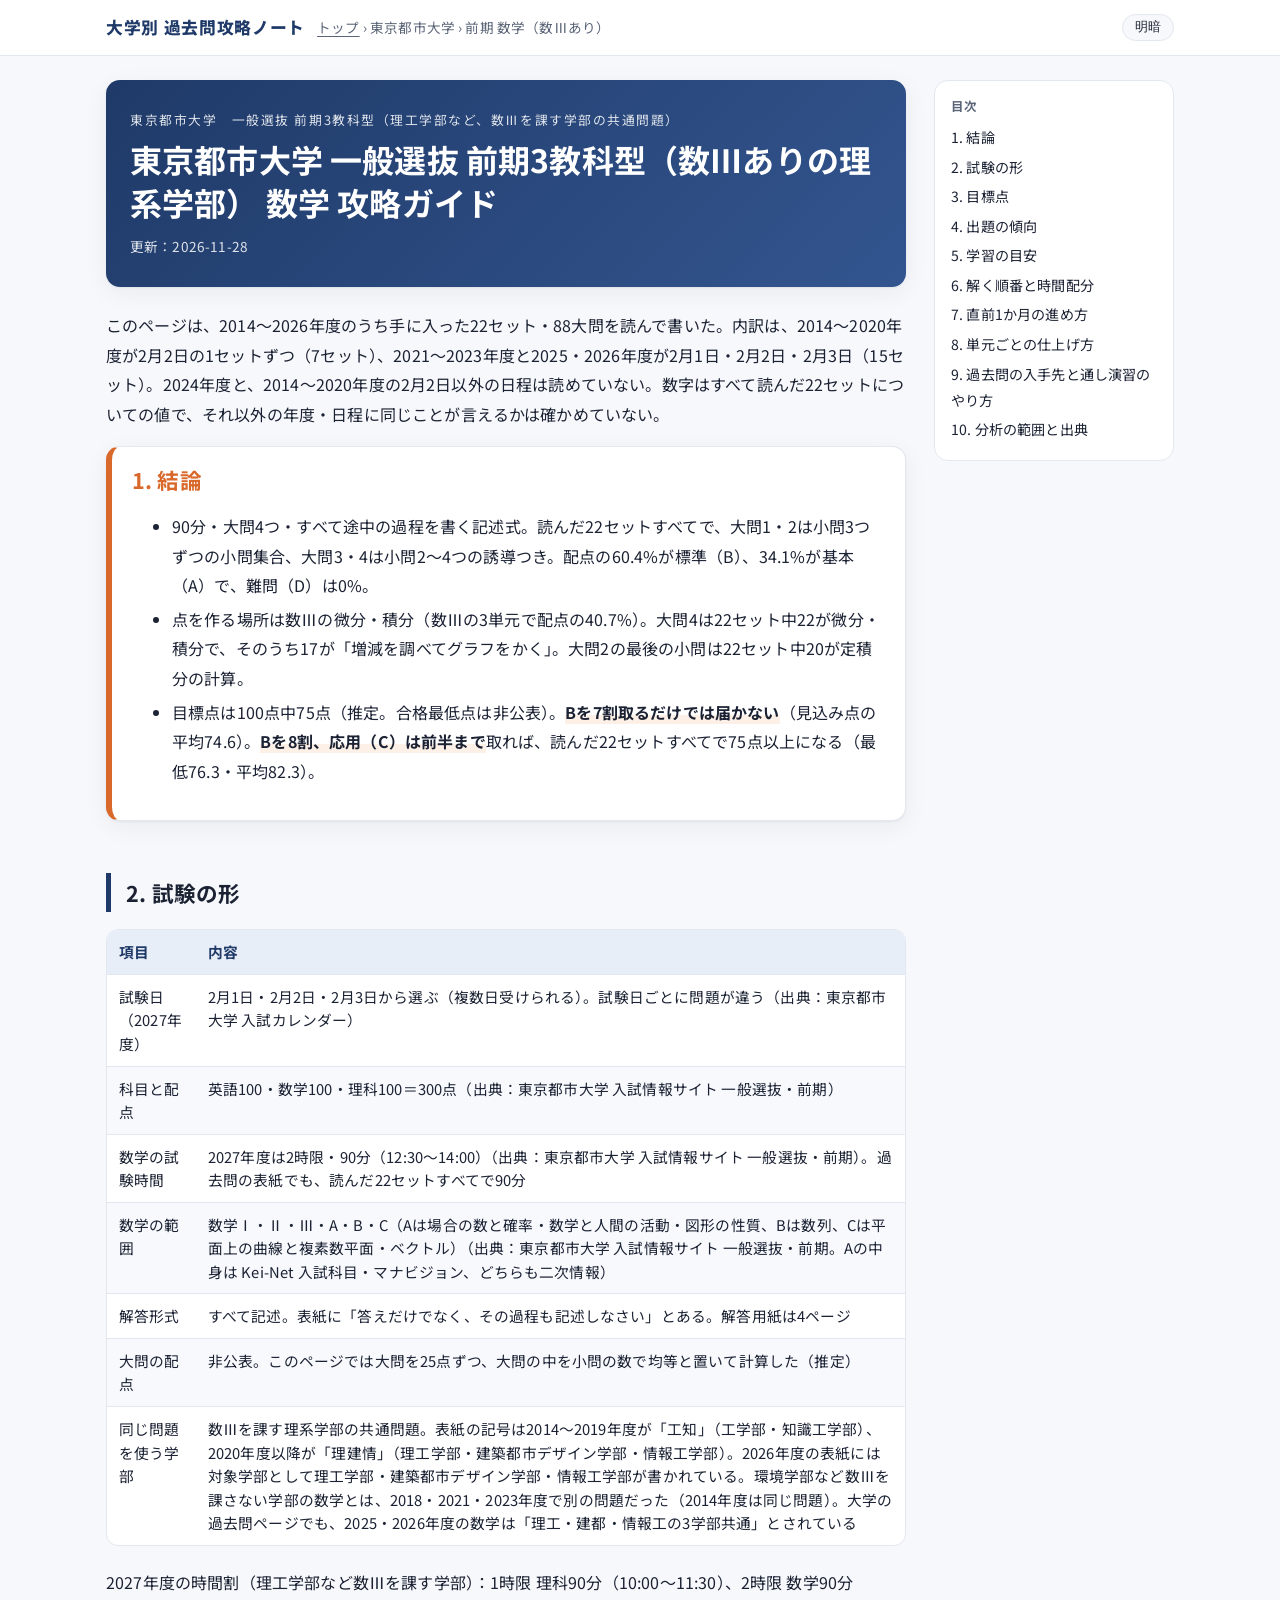
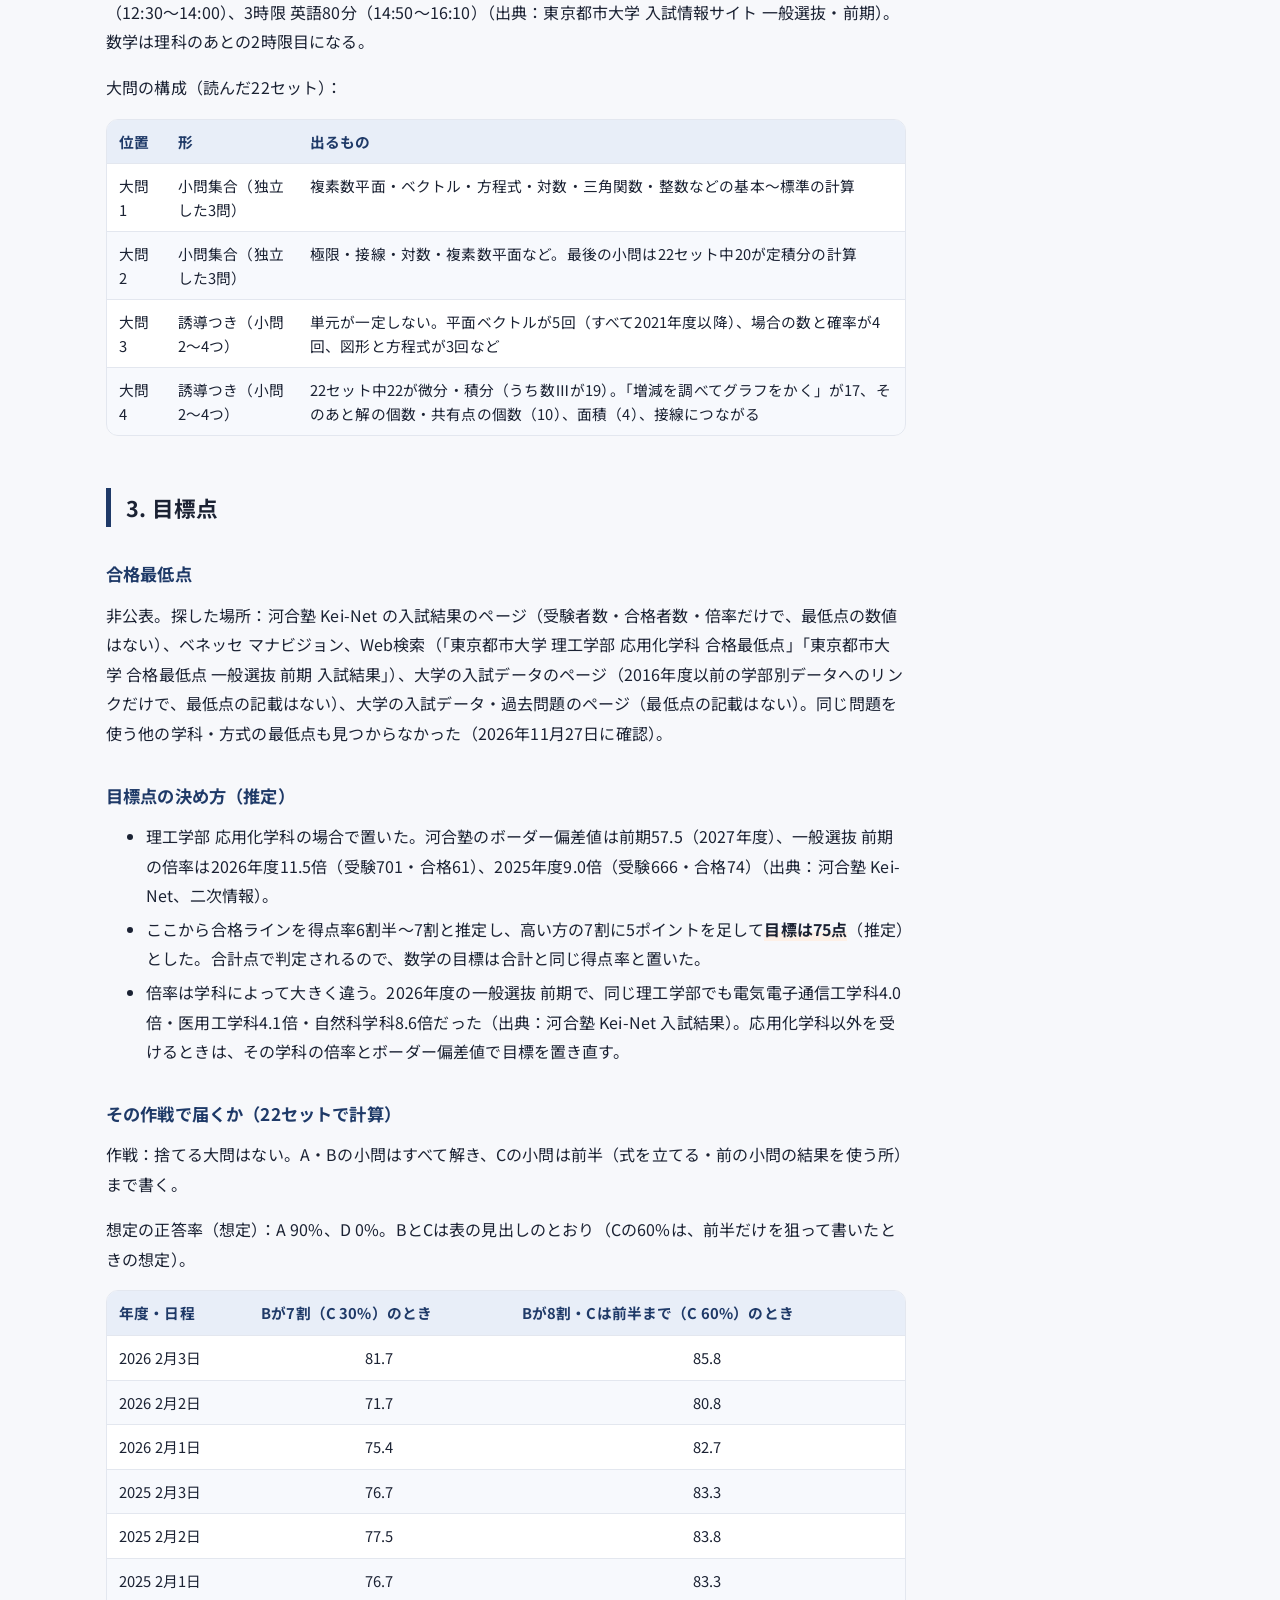
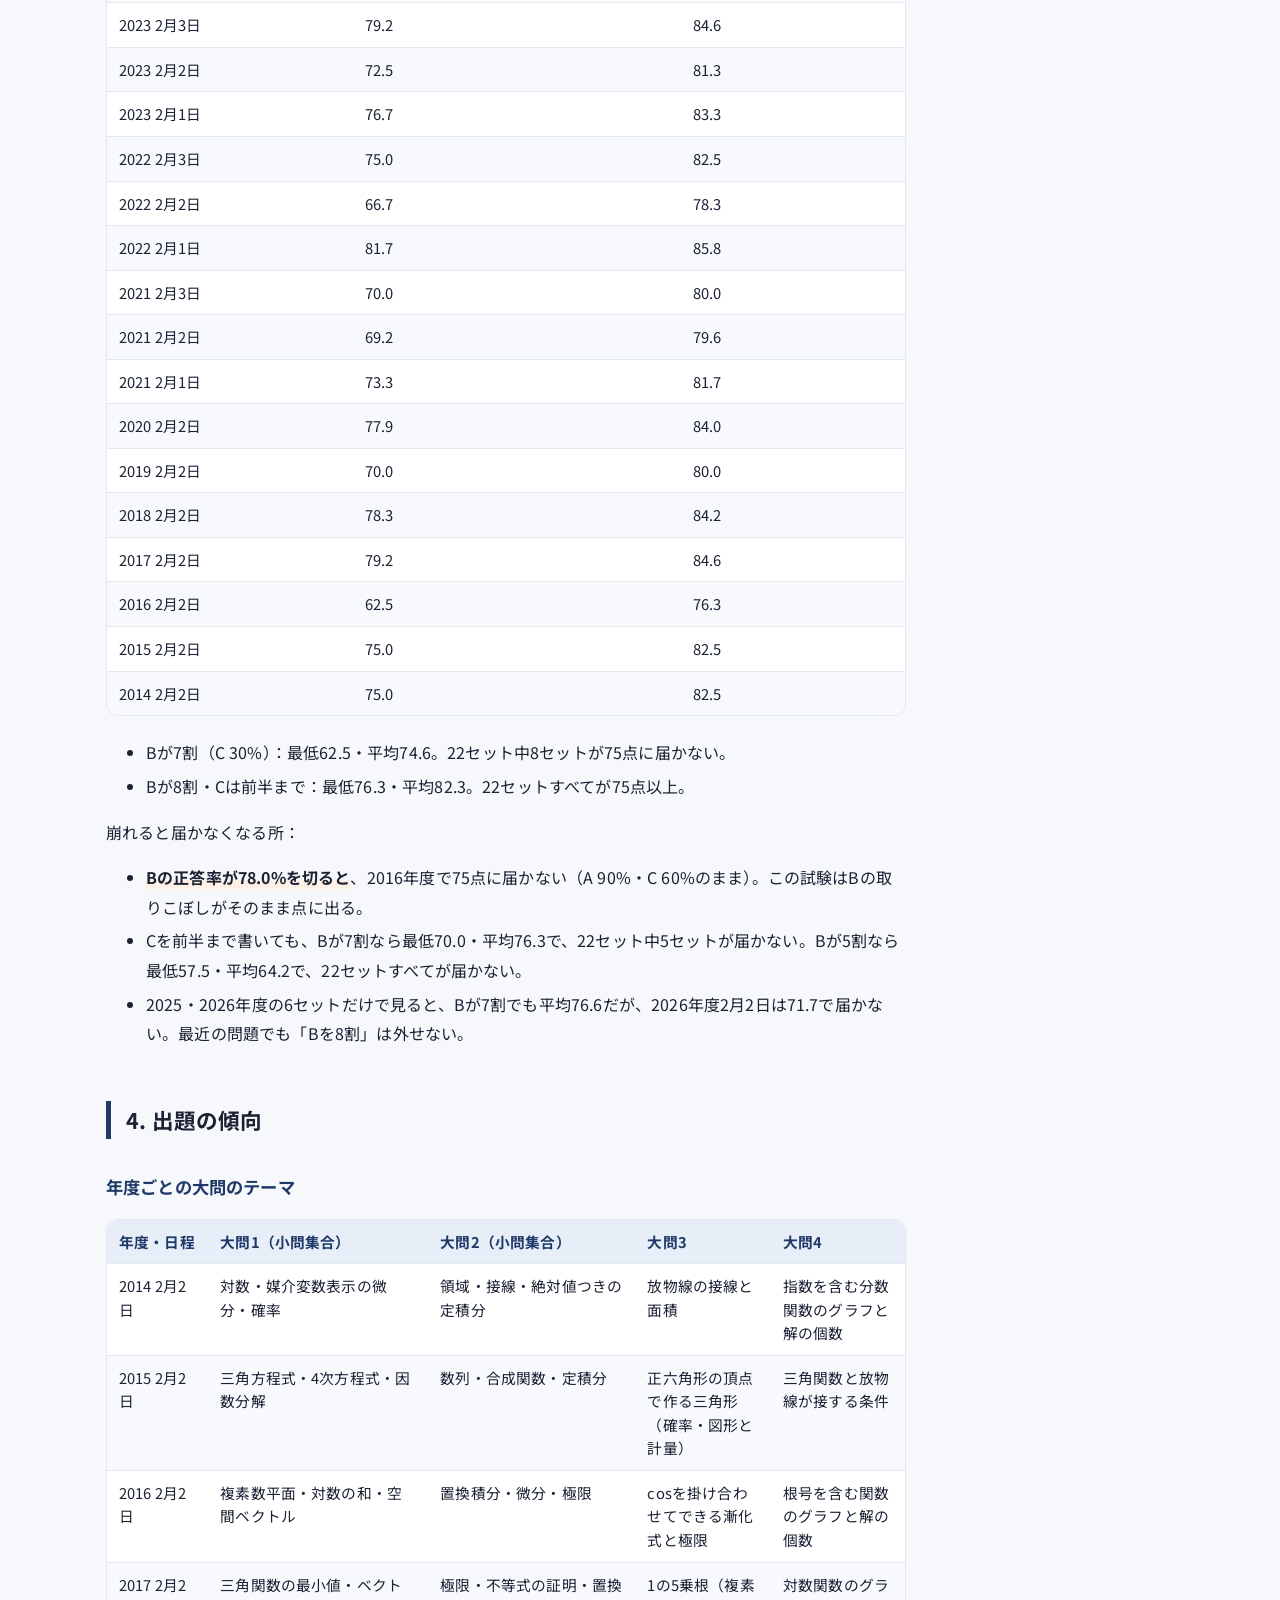
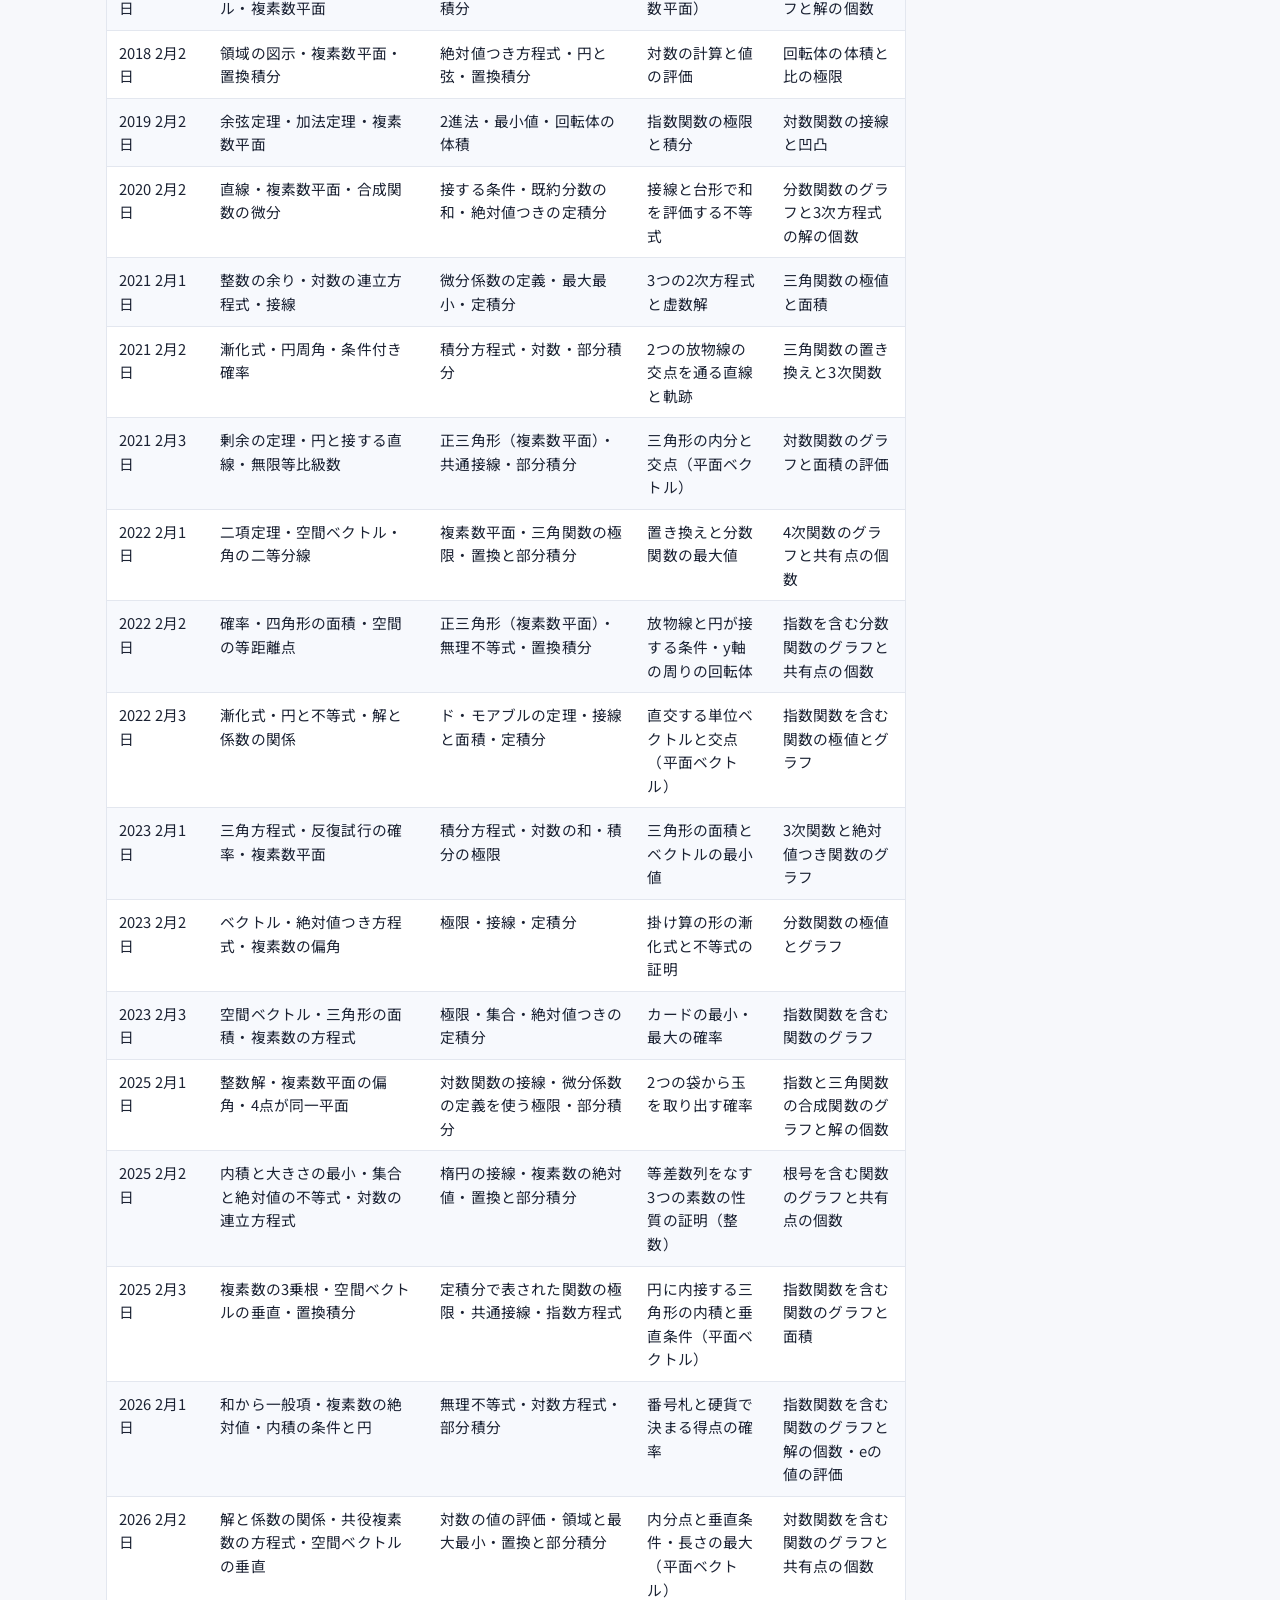
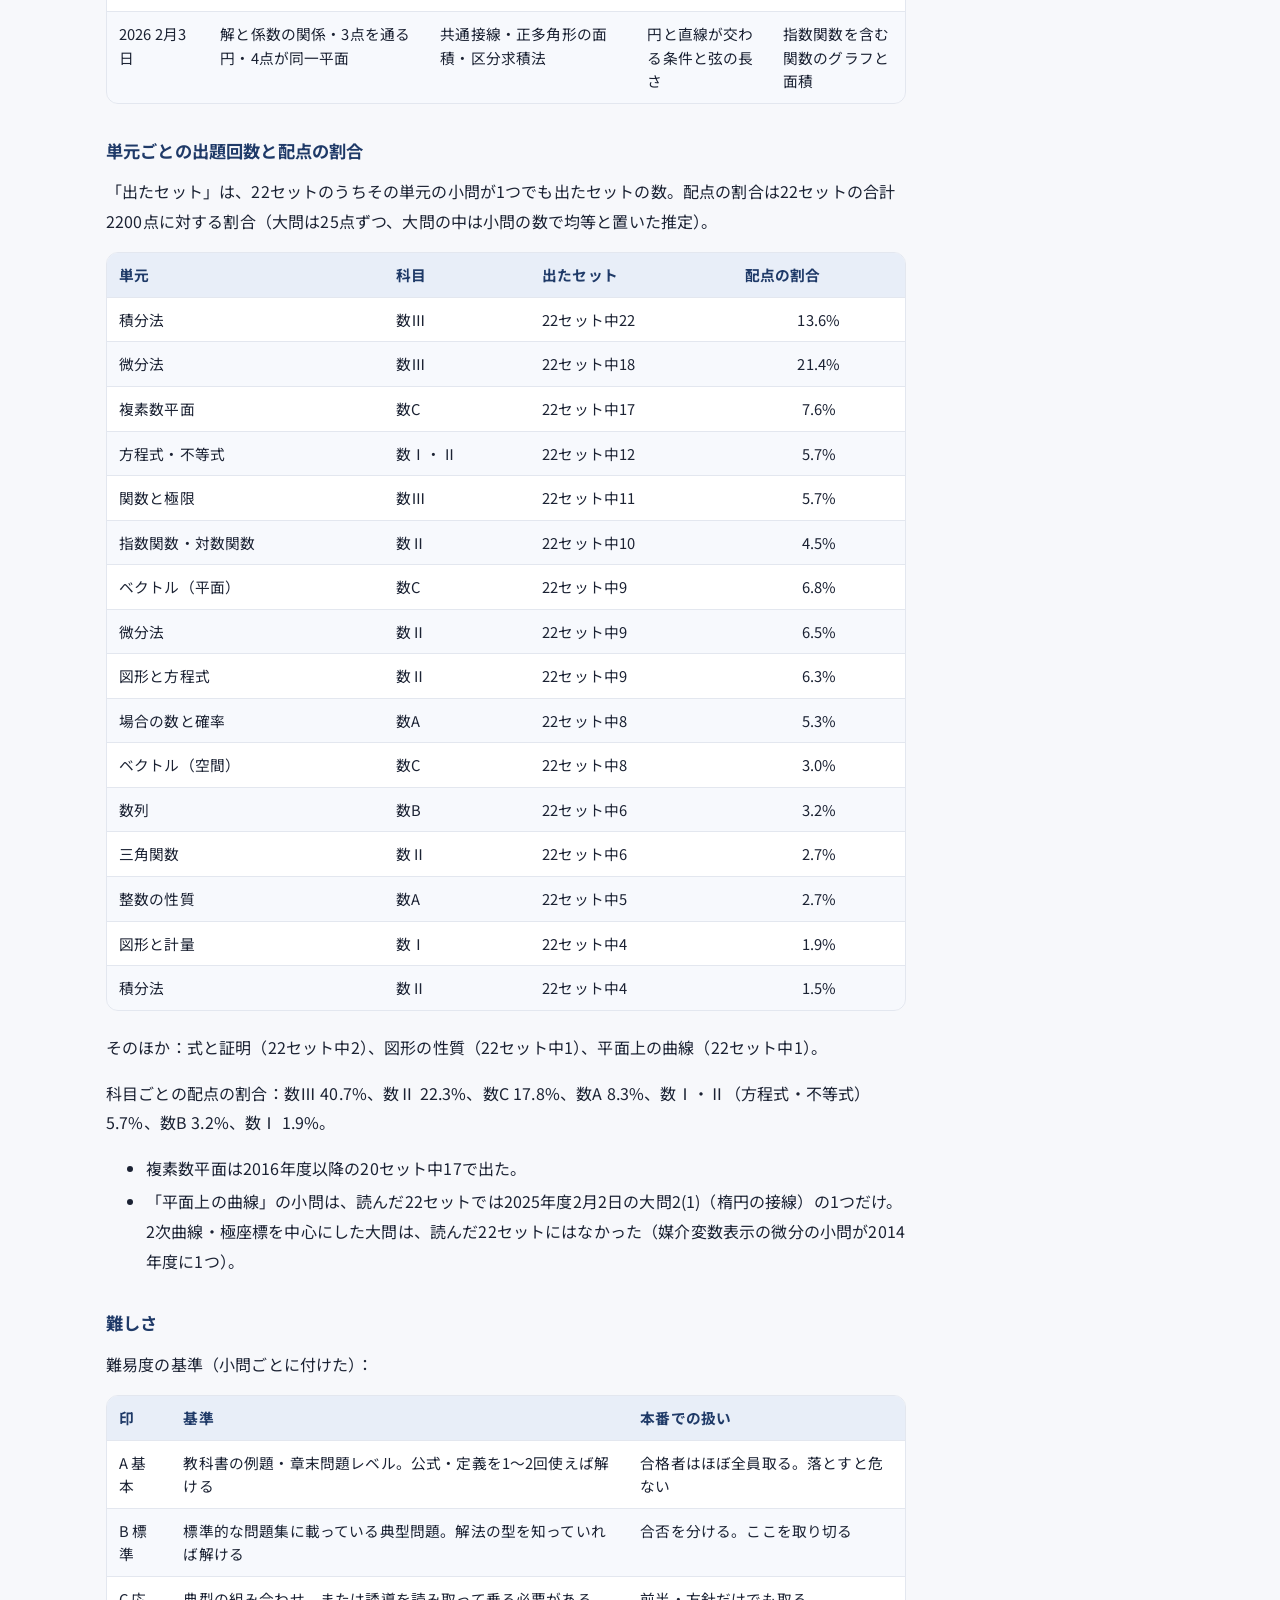
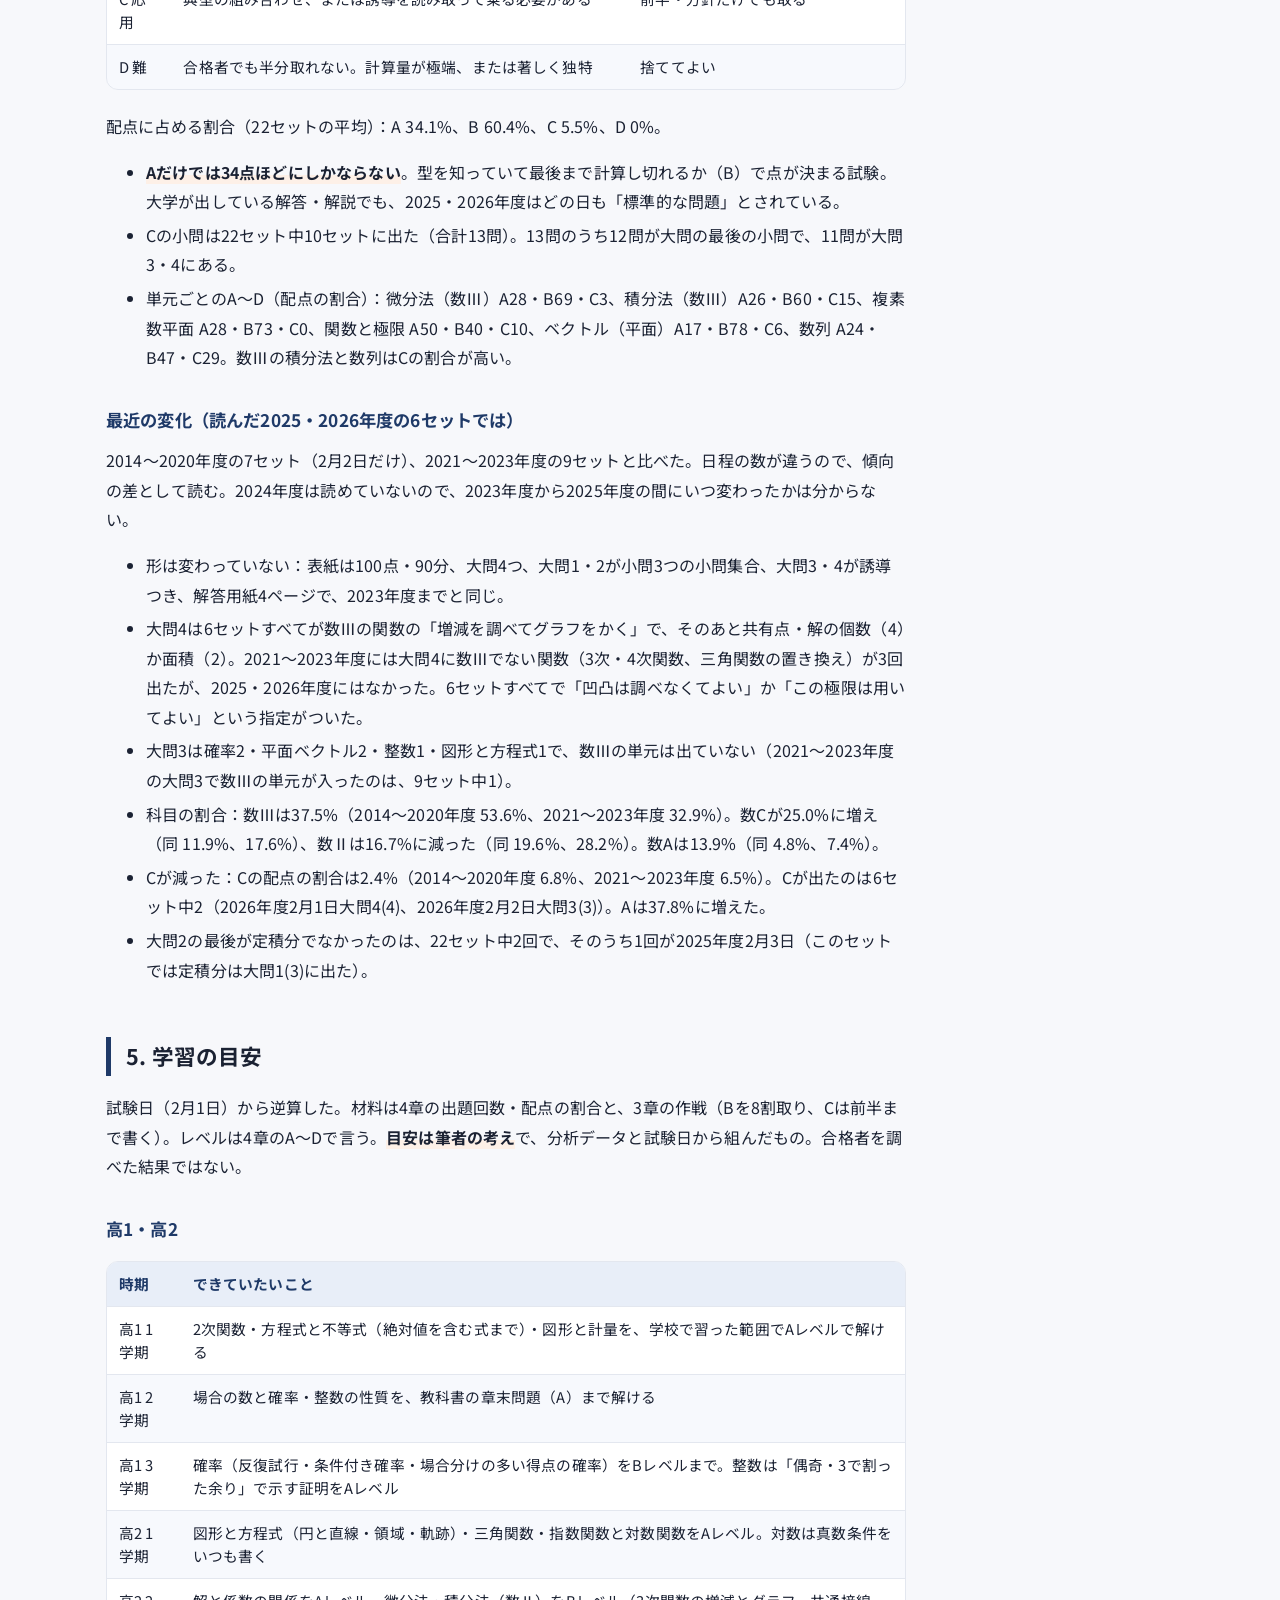
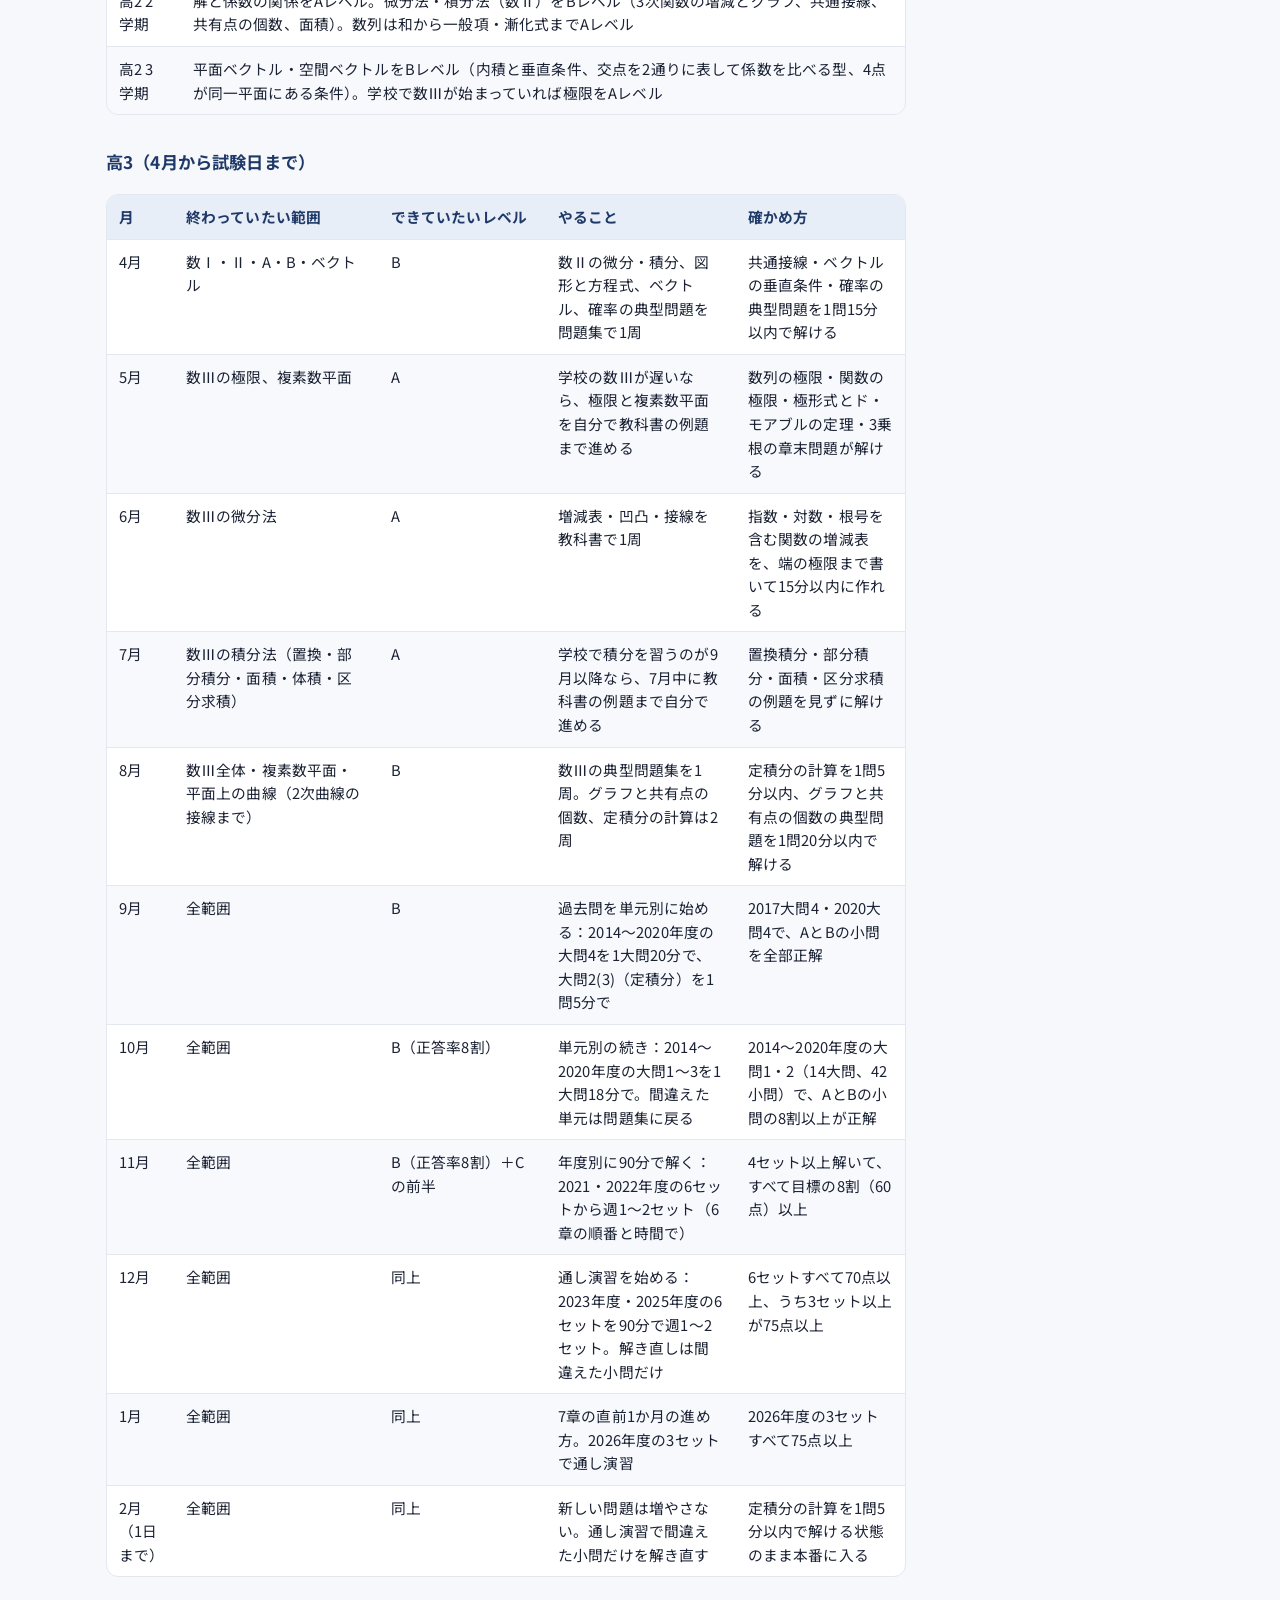
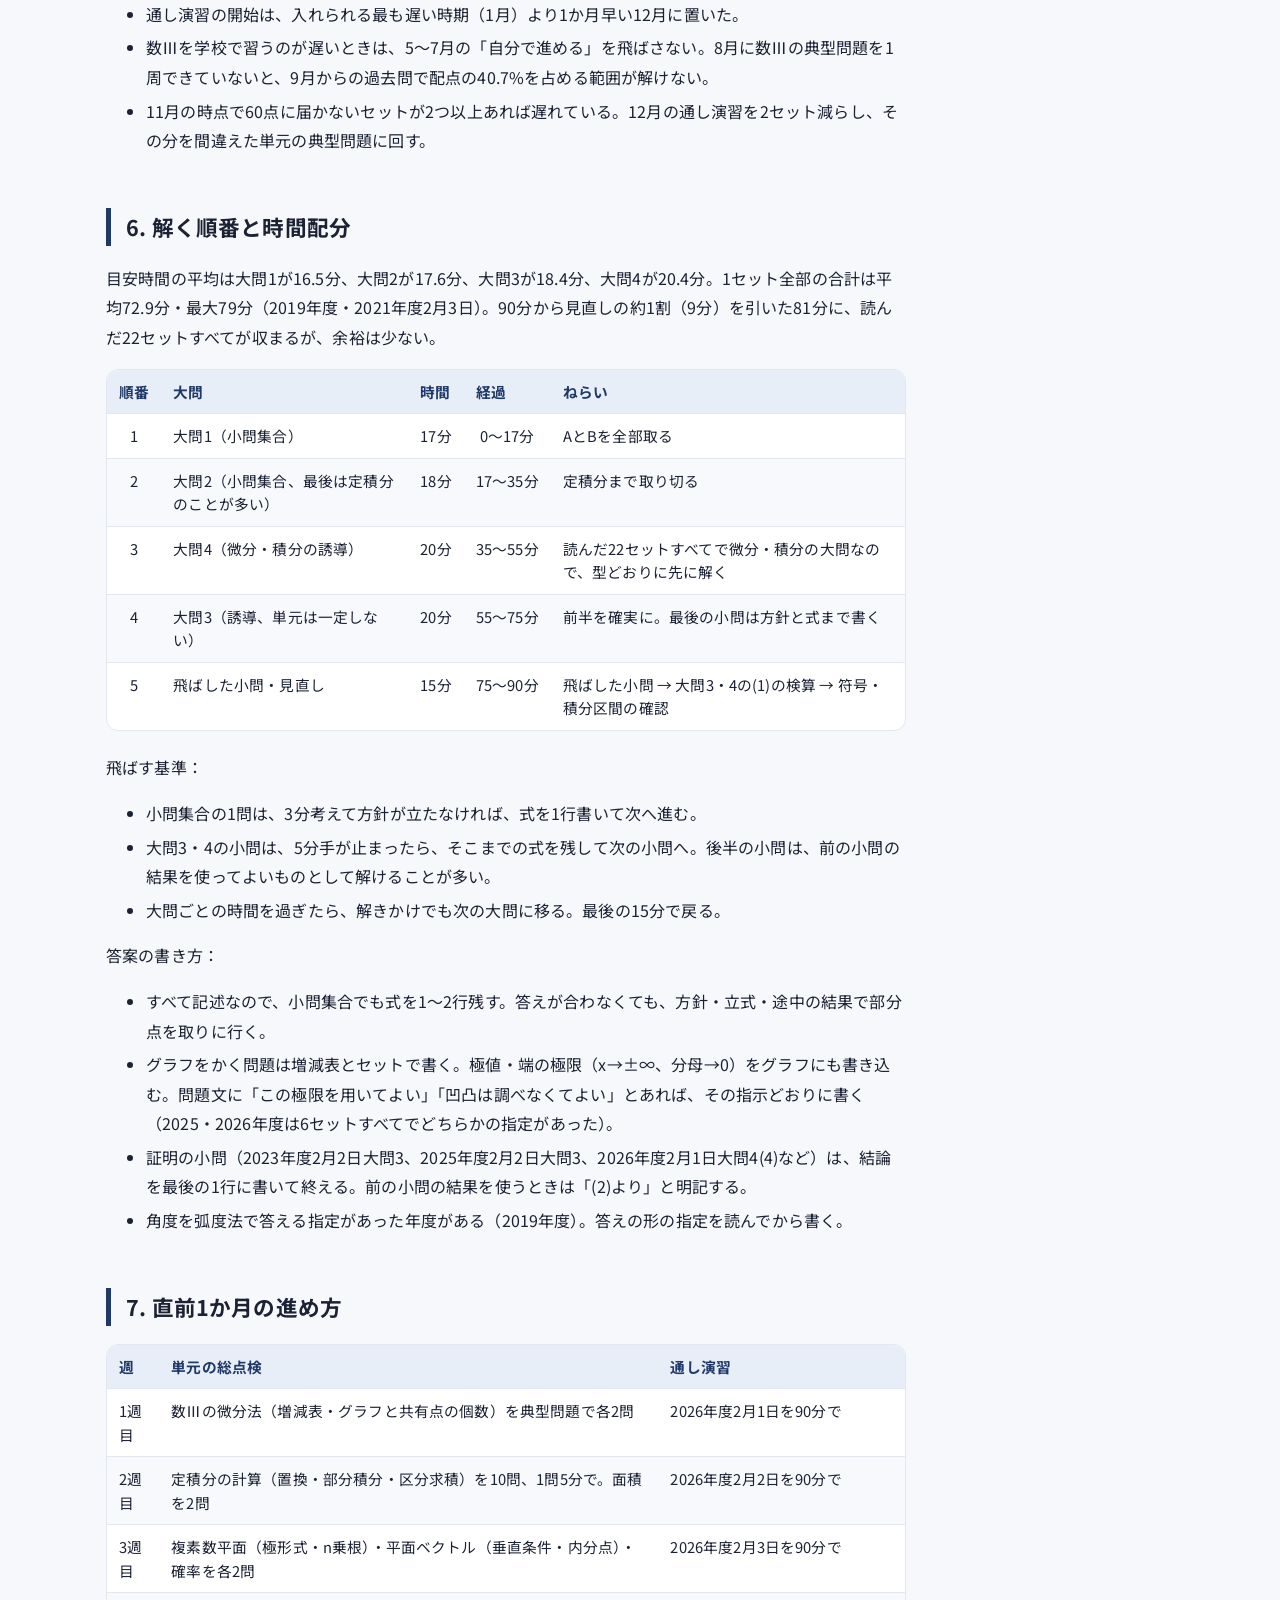
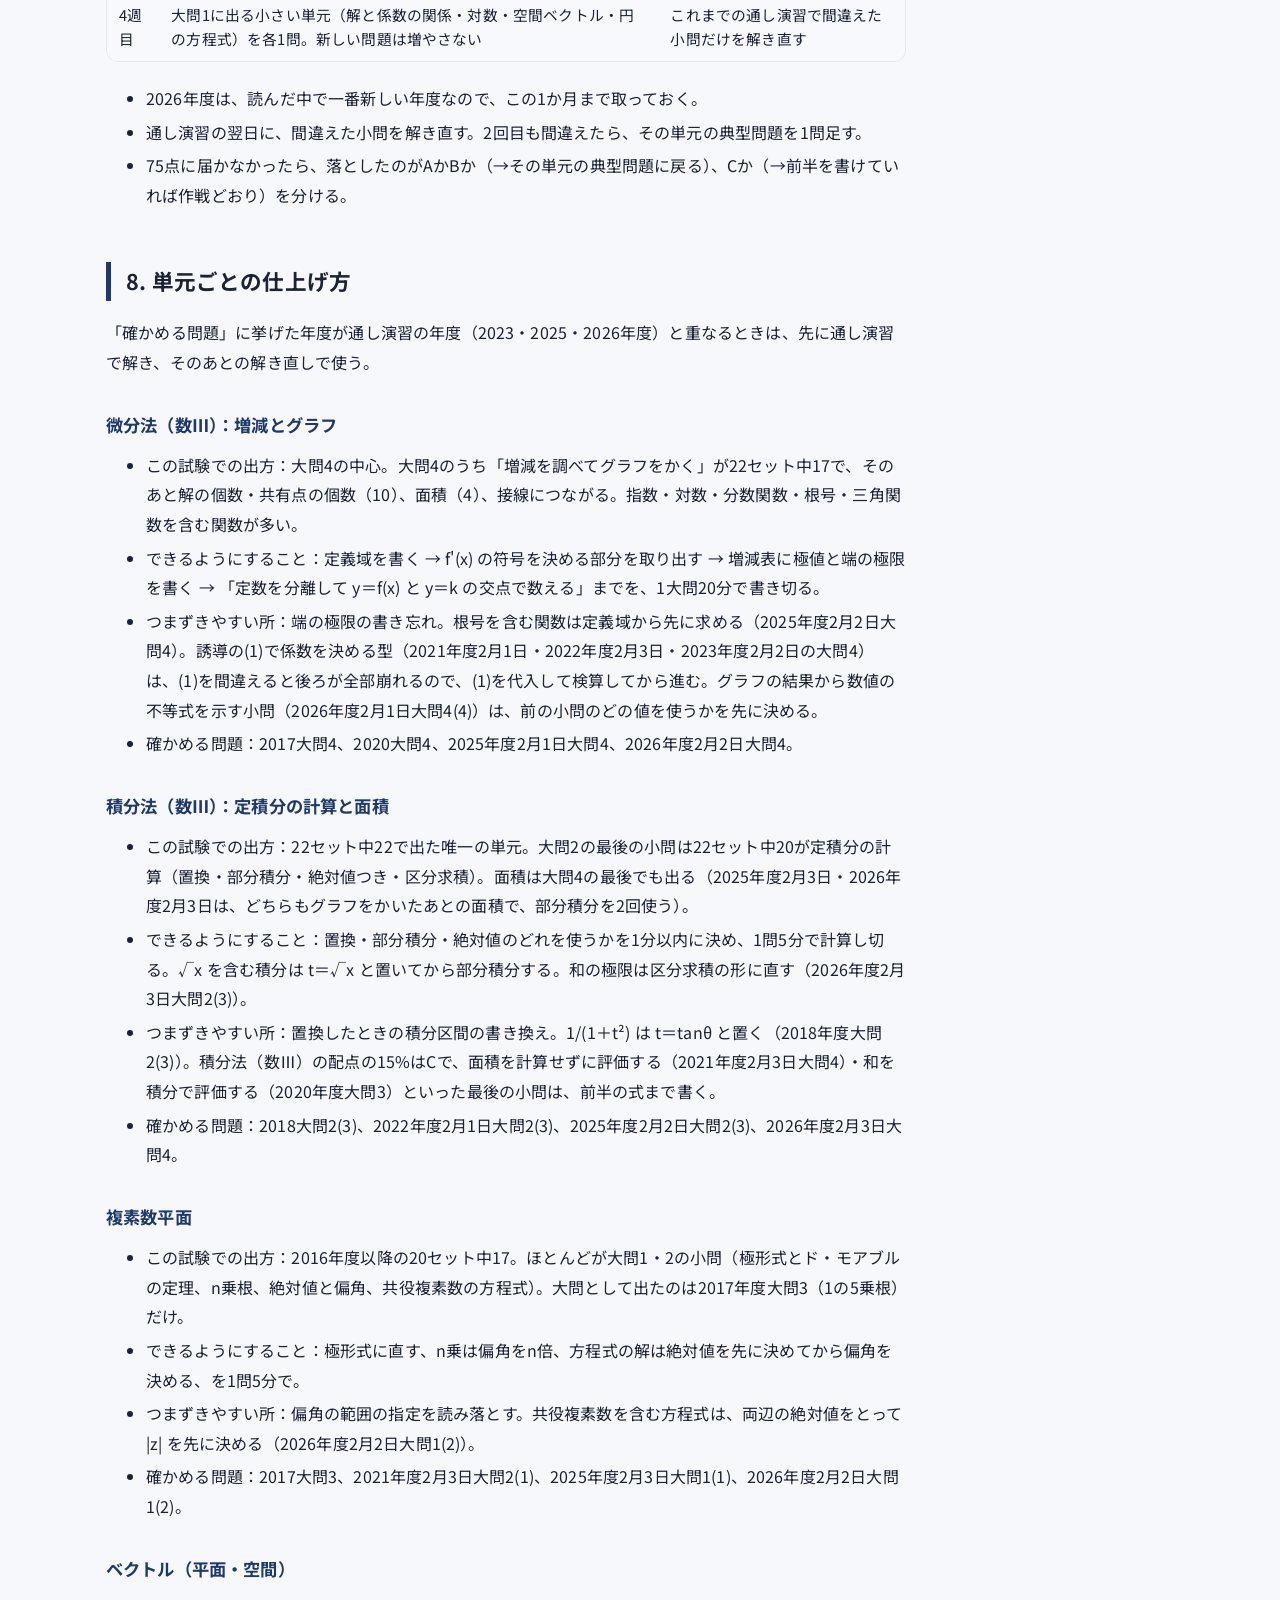
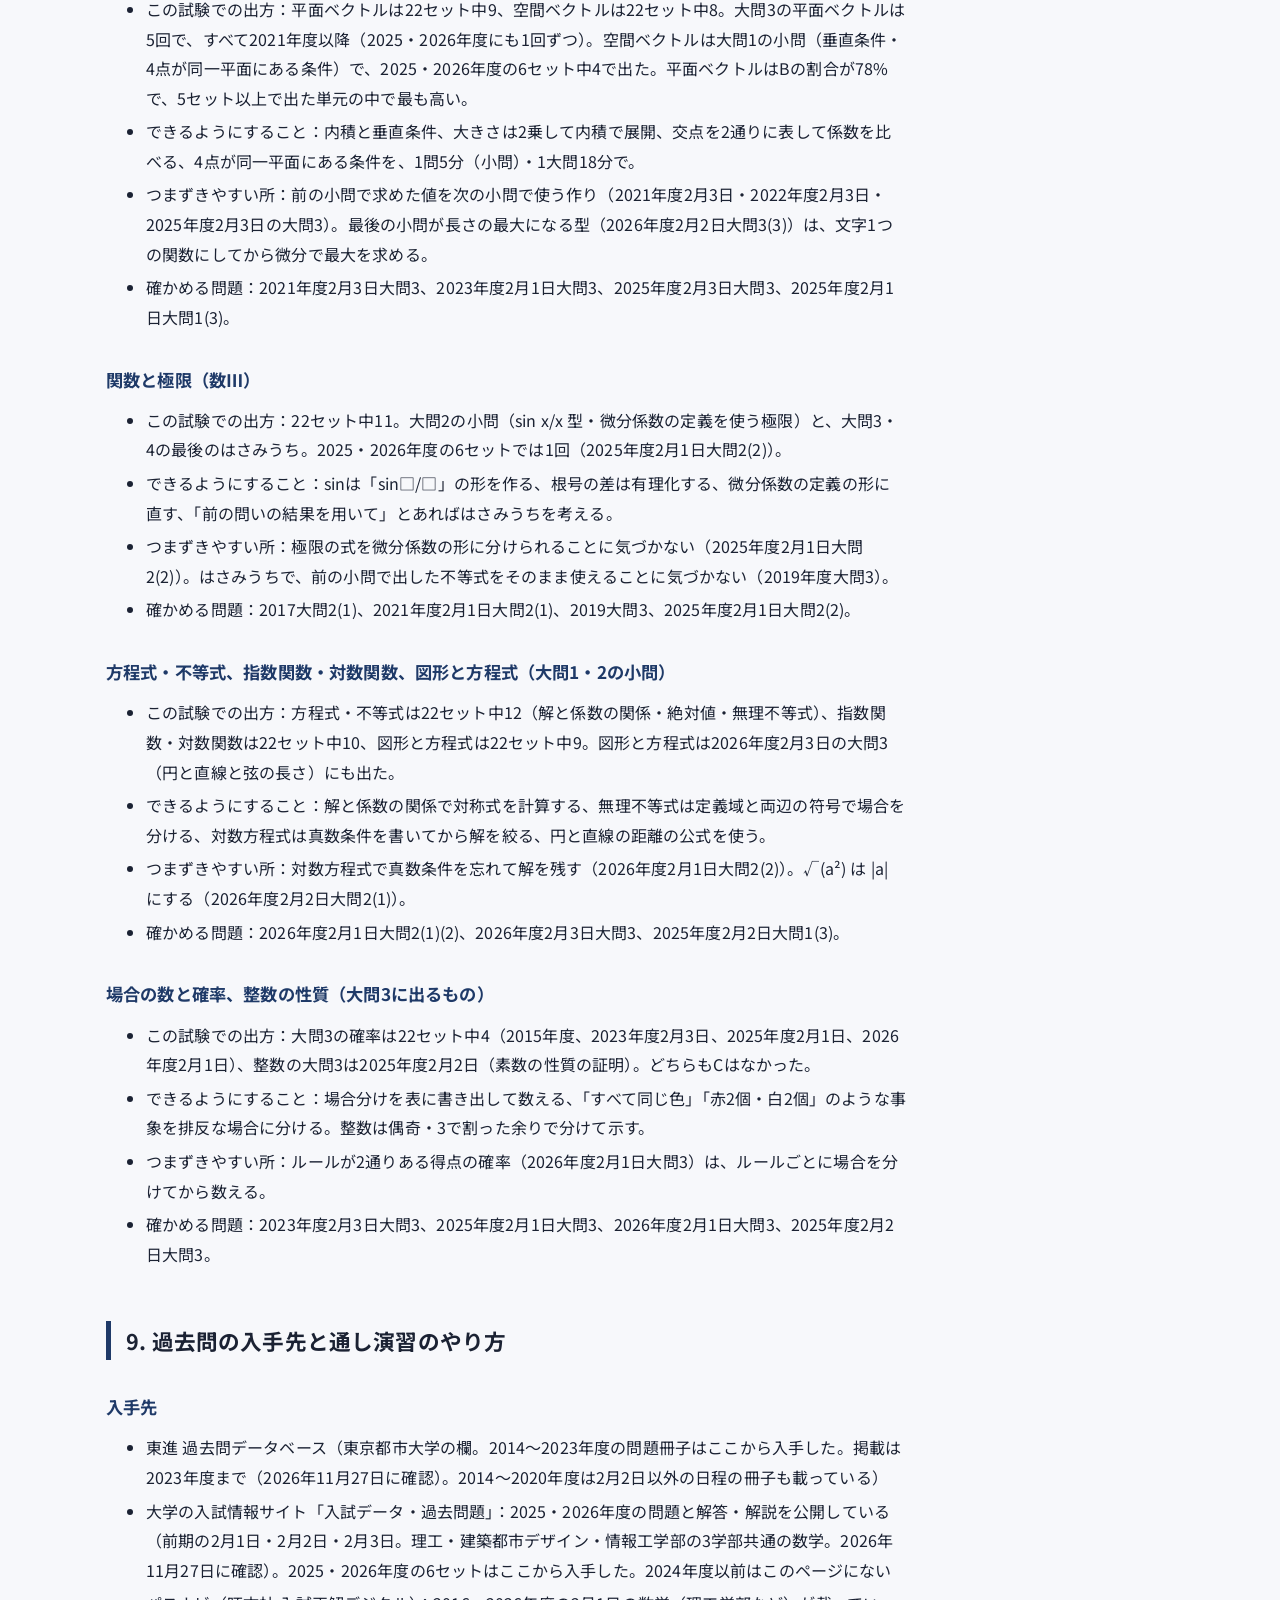
<file: docs/tcu-riko-math.html>
<!doctype html>
<html lang="ja"><head><meta charset="utf-8"><meta name="viewport" content="width=device-width,initial-scale=1">
<title>東京都市大学 一般選抜 前期3教科型（数Ⅲありの理系学部） 数学 攻略ガイド｜大学別 過去問攻略ノート</title>
<meta name="description" content="2014〜2026年度のうち手に入った22セット・88大問を読んで、出題傾向・目標点75点（推定）・高1からの学習の目安・解く順番をまとめました。">
<link rel="preconnect" href="https://fonts.googleapis.com"><link rel="preconnect" href="https://fonts.gstatic.com" crossorigin>
<link href="https://fonts.googleapis.com/css2?family=Noto+Sans+JP:wght@400;700;800&display=swap" rel="stylesheet">
<link rel="stylesheet" href="style.css"></head>
<body>
<header class="site-header"><div class="in"><a class="logo" href="index.html">大学別 過去問攻略ノート</a><span class="crumbs"><a href="index.html">トップ</a> › 東京都市大学 › 前期 数学（数Ⅲあり）</span>
<button class="theme-btn" type="button" onclick="(function(){var r=document.documentElement;var d=r.getAttribute('data-theme')==='dark'||(!r.getAttribute('data-theme')&&matchMedia('(prefers-color-scheme: dark)').matches);r.setAttribute('data-theme',d?'light':'dark');try{localStorage.setItem('theme',r.getAttribute('data-theme'))}catch(e){}})()">明暗</button></div></header>
<script>try{var t=localStorage.getItem('theme');if(t)document.documentElement.setAttribute('data-theme',t)}catch(e){}</script>
<div class="wrap has-toc"><article><div class="toc-mobile"><details><summary>目次</summary><ol><li><a href="#1-結論">1. 結論</a></li><li><a href="#2-試験の形">2. 試験の形</a></li><li><a href="#3-目標点">3. 目標点</a></li><li><a href="#4-出題の傾向">4. 出題の傾向</a></li><li><a href="#5-学習の目安">5. 学習の目安</a></li><li><a href="#6-解く順番と時間配分">6. 解く順番と時間配分</a></li><li><a href="#7-直前1か月の進め方">7. 直前1か月の進め方</a></li><li><a href="#8-単元ごとの仕上げ方">8. 単元ごとの仕上げ方</a></li><li><a href="#9-過去問の入手先と通し演習のやり方">9. 過去問の入手先と通し演習のやり方</a></li><li><a href="#10-分析の範囲と出典">10. 分析の範囲と出典</a></li></ol></details></div><div class="hero"><div class="kicker">東京都市大学　一般選抜 前期3教科型（理工学部など、数Ⅲを課す学部の共通問題）</div><h1>東京都市大学 一般選抜 前期3教科型（数Ⅲありの理系学部） 数学 攻略ガイド</h1><div class="meta">更新：2026-11-28</div></div><p>このページは、2014〜2026年度のうち手に入った22セット・88大問を読んで書いた。内訳は、2014〜2020年度が2月2日の1セットずつ（7セット）、2021〜2023年度と2025・2026年度が2月1日・2月2日・2月3日（15セット）。2024年度と、2014〜2020年度の2月2日以外の日程は読めていない。数字はすべて読んだ22セットについての値で、それ以外の年度・日程に同じことが言えるかは確かめていない。</p>
<section class="summary"><h2 id="1-結論">1. 結論</h2>
<ul>
<li>90分・大問4つ・すべて途中の過程を書く記述式。読んだ22セットすべてで、大問1・2は小問3つずつの小問集合、大問3・4は小問2〜4つの誘導つき。配点の60.4%が標準（B）、34.1%が基本（A）で、難問（D）は0%。</li>
<li>点を作る場所は数Ⅲの微分・積分（数Ⅲの3単元で配点の40.7%）。大問4は22セット中22が微分・積分で、そのうち17が「増減を調べてグラフをかく」。大問2の最後の小問は22セット中20が定積分の計算。</li>
<li>目標点は100点中75点（推定。合格最低点は非公表）。<strong>Bを7割取るだけでは届かない</strong>（見込み点の平均74.6）。<strong>Bを8割、応用（C）は前半まで</strong>取れば、読んだ22セットすべてで75点以上になる（最低76.3・平均82.3）。</li>
</ul>
</section><h2 id="2-試験の形">2. 試験の形</h2>
<div class="table-wrap"><table>
<thead>
<tr>
<th>項目</th>
<th>内容</th>
</tr>
</thead>
<tbody>
<tr>
<td>試験日（2027年度）</td>
<td>2月1日・2月2日・2月3日から選ぶ（複数日受けられる）。試験日ごとに問題が違う（出典：東京都市大学 入試カレンダー）</td>
</tr>
<tr>
<td>科目と配点</td>
<td>英語100・数学100・理科100＝300点（出典：東京都市大学 入試情報サイト 一般選抜・前期）</td>
</tr>
<tr>
<td>数学の試験時間</td>
<td>2027年度は2時限・90分（12:30〜14:00）（出典：東京都市大学 入試情報サイト 一般選抜・前期）。過去問の表紙でも、読んだ22セットすべてで90分</td>
</tr>
<tr>
<td>数学の範囲</td>
<td>数学Ⅰ・Ⅱ・Ⅲ・A・B・C（Aは場合の数と確率・数学と人間の活動・図形の性質、Bは数列、Cは平面上の曲線と複素数平面・ベクトル）（出典：東京都市大学 入試情報サイト 一般選抜・前期。Aの中身は Kei-Net 入試科目・マナビジョン、どちらも二次情報）</td>
</tr>
<tr>
<td>解答形式</td>
<td>すべて記述。表紙に「答えだけでなく、その過程も記述しなさい」とある。解答用紙は4ページ</td>
</tr>
<tr>
<td>大問の配点</td>
<td>非公表。このページでは大問を25点ずつ、大問の中を小問の数で均等と置いて計算した（推定）</td>
</tr>
<tr>
<td>同じ問題を使う学部</td>
<td>数Ⅲを課す理系学部の共通問題。表紙の記号は2014〜2019年度が「工知」（工学部・知識工学部）、2020年度以降が「理建情」（理工学部・建築都市デザイン学部・情報工学部）。2026年度の表紙には対象学部として理工学部・建築都市デザイン学部・情報工学部が書かれている。環境学部など数Ⅲを課さない学部の数学とは、2018・2021・2023年度で別の問題だった（2014年度は同じ問題）。大学の過去問ページでも、2025・2026年度の数学は「理工・建都・情報工の3学部共通」とされている</td>
</tr>
</tbody>
</table></div>
<p>2027年度の時間割（理工学部など数Ⅲを課す学部）：1時限 理科90分（10:00〜11:30）、2時限 数学90分（12:30〜14:00）、3時限 英語80分（14:50〜16:10）（出典：東京都市大学 入試情報サイト 一般選抜・前期）。数学は理科のあとの2時限目になる。</p>
<p>大問の構成（読んだ22セット）：</p>
<div class="table-wrap"><table>
<thead>
<tr>
<th>位置</th>
<th>形</th>
<th>出るもの</th>
</tr>
</thead>
<tbody>
<tr>
<td>大問1</td>
<td>小問集合（独立した3問）</td>
<td>複素数平面・ベクトル・方程式・対数・三角関数・整数などの基本〜標準の計算</td>
</tr>
<tr>
<td>大問2</td>
<td>小問集合（独立した3問）</td>
<td>極限・接線・対数・複素数平面など。最後の小問は22セット中20が定積分の計算</td>
</tr>
<tr>
<td>大問3</td>
<td>誘導つき（小問2〜4つ）</td>
<td>単元が一定しない。平面ベクトルが5回（すべて2021年度以降）、場合の数と確率が4回、図形と方程式が3回など</td>
</tr>
<tr>
<td>大問4</td>
<td>誘導つき（小問2〜4つ）</td>
<td>22セット中22が微分・積分（うち数Ⅲが19）。「増減を調べてグラフをかく」が17、そのあと解の個数・共有点の個数（10）、面積（4）、接線につながる</td>
</tr>
</tbody>
</table></div>
<h2 id="3-目標点">3. 目標点</h2>
<h3 id="合格最低点">合格最低点</h3>
<p>非公表。探した場所：河合塾 Kei-Net の入試結果のページ（受験者数・合格者数・倍率だけで、最低点の数値はない）、ベネッセ マナビジョン、Web検索（「東京都市大学 理工学部 応用化学科 合格最低点」「東京都市大学 合格最低点 一般選抜 前期 入試結果」）、大学の入試データのページ（2016年度以前の学部別データへのリンクだけで、最低点の記載はない）、大学の入試データ・過去問題のページ（最低点の記載はない）。同じ問題を使う他の学科・方式の最低点も見つからなかった（2026年11月27日に確認）。</p>
<h3 id="目標点の決め方-推定">目標点の決め方（推定）</h3>
<ul>
<li>理工学部 応用化学科の場合で置いた。河合塾のボーダー偏差値は前期57.5（2027年度）、一般選抜 前期の倍率は2026年度11.5倍（受験701・合格61）、2025年度9.0倍（受験666・合格74）（出典：河合塾 Kei-Net、二次情報）。</li>
<li>ここから合格ラインを得点率6割半〜7割と推定し、高い方の7割に5ポイントを足して<strong>目標は75点</strong>（推定）とした。合計点で判定されるので、数学の目標は合計と同じ得点率と置いた。</li>
<li>倍率は学科によって大きく違う。2026年度の一般選抜 前期で、同じ理工学部でも電気電子通信工学科4.0倍・医用工学科4.1倍・自然科学科8.6倍だった（出典：河合塾 Kei-Net 入試結果）。応用化学科以外を受けるときは、その学科の倍率とボーダー偏差値で目標を置き直す。</li>
</ul>
<h3 id="その作戦で届くか-22セットで計算">その作戦で届くか（22セットで計算）</h3>
<p>作戦：捨てる大問はない。A・Bの小問はすべて解き、Cの小問は前半（式を立てる・前の小問の結果を使う所）まで書く。</p>
<p>想定の正答率（想定）：A 90%、D 0%。BとCは表の見出しのとおり（Cの60%は、前半だけを狙って書いたときの想定）。</p>
<div class="table-wrap"><table>
<thead>
<tr>
<th>年度・日程</th>
<th>Bが7割（C 30%）のとき</th>
<th>Bが8割・Cは前半まで（C 60%）のとき</th>
</tr>
</thead>
<tbody>
<tr>
<td>2026 2月3日</td>
<td class="num">81.7</td>
<td class="num">85.8</td>
</tr>
<tr>
<td>2026 2月2日</td>
<td class="num">71.7</td>
<td class="num">80.8</td>
</tr>
<tr>
<td>2026 2月1日</td>
<td class="num">75.4</td>
<td class="num">82.7</td>
</tr>
<tr>
<td>2025 2月3日</td>
<td class="num">76.7</td>
<td class="num">83.3</td>
</tr>
<tr>
<td>2025 2月2日</td>
<td class="num">77.5</td>
<td class="num">83.8</td>
</tr>
<tr>
<td>2025 2月1日</td>
<td class="num">76.7</td>
<td class="num">83.3</td>
</tr>
<tr>
<td>2023 2月3日</td>
<td class="num">79.2</td>
<td class="num">84.6</td>
</tr>
<tr>
<td>2023 2月2日</td>
<td class="num">72.5</td>
<td class="num">81.3</td>
</tr>
<tr>
<td>2023 2月1日</td>
<td class="num">76.7</td>
<td class="num">83.3</td>
</tr>
<tr>
<td>2022 2月3日</td>
<td class="num">75.0</td>
<td class="num">82.5</td>
</tr>
<tr>
<td>2022 2月2日</td>
<td class="num">66.7</td>
<td class="num">78.3</td>
</tr>
<tr>
<td>2022 2月1日</td>
<td class="num">81.7</td>
<td class="num">85.8</td>
</tr>
<tr>
<td>2021 2月3日</td>
<td class="num">70.0</td>
<td class="num">80.0</td>
</tr>
<tr>
<td>2021 2月2日</td>
<td class="num">69.2</td>
<td class="num">79.6</td>
</tr>
<tr>
<td>2021 2月1日</td>
<td class="num">73.3</td>
<td class="num">81.7</td>
</tr>
<tr>
<td>2020 2月2日</td>
<td class="num">77.9</td>
<td class="num">84.0</td>
</tr>
<tr>
<td>2019 2月2日</td>
<td class="num">70.0</td>
<td class="num">80.0</td>
</tr>
<tr>
<td>2018 2月2日</td>
<td class="num">78.3</td>
<td class="num">84.2</td>
</tr>
<tr>
<td>2017 2月2日</td>
<td class="num">79.2</td>
<td class="num">84.6</td>
</tr>
<tr>
<td>2016 2月2日</td>
<td class="num">62.5</td>
<td class="num">76.3</td>
</tr>
<tr>
<td>2015 2月2日</td>
<td class="num">75.0</td>
<td class="num">82.5</td>
</tr>
<tr>
<td>2014 2月2日</td>
<td class="num">75.0</td>
<td class="num">82.5</td>
</tr>
</tbody>
</table></div>
<ul>
<li>Bが7割（C 30%）：最低62.5・平均74.6。22セット中8セットが75点に届かない。</li>
<li>Bが8割・Cは前半まで：最低76.3・平均82.3。22セットすべてが75点以上。</li>
</ul>
<p>崩れると届かなくなる所：</p>
<ul>
<li><strong>Bの正答率が78.0%を切ると</strong>、2016年度で75点に届かない（A 90%・C 60%のまま）。この試験はBの取りこぼしがそのまま点に出る。</li>
<li>Cを前半まで書いても、Bが7割なら最低70.0・平均76.3で、22セット中5セットが届かない。Bが5割なら最低57.5・平均64.2で、22セットすべてが届かない。</li>
<li>2025・2026年度の6セットだけで見ると、Bが7割でも平均76.6だが、2026年度2月2日は71.7で届かない。最近の問題でも「Bを8割」は外せない。</li>
</ul>
<h2 id="4-出題の傾向">4. 出題の傾向</h2>
<h3 id="年度ごとの大問のテーマ">年度ごとの大問のテーマ</h3>
<div class="table-wrap"><table>
<thead>
<tr>
<th>年度・日程</th>
<th>大問1（小問集合）</th>
<th>大問2（小問集合）</th>
<th>大問3</th>
<th>大問4</th>
</tr>
</thead>
<tbody>
<tr>
<td>2014 2月2日</td>
<td>対数・媒介変数表示の微分・確率</td>
<td>領域・接線・絶対値つきの定積分</td>
<td>放物線の接線と面積</td>
<td>指数を含む分数関数のグラフと解の個数</td>
</tr>
<tr>
<td>2015 2月2日</td>
<td>三角方程式・4次方程式・因数分解</td>
<td>数列・合成関数・定積分</td>
<td>正六角形の頂点で作る三角形（確率・図形と計量）</td>
<td>三角関数と放物線が接する条件</td>
</tr>
<tr>
<td>2016 2月2日</td>
<td>複素数平面・対数の和・空間ベクトル</td>
<td>置換積分・微分・極限</td>
<td>cosを掛け合わせてできる漸化式と極限</td>
<td>根号を含む関数のグラフと解の個数</td>
</tr>
<tr>
<td>2017 2月2日</td>
<td>三角関数の最小値・ベクトル・複素数平面</td>
<td>極限・不等式の証明・置換積分</td>
<td>1の5乗根（複素数平面）</td>
<td>対数関数のグラフと解の個数</td>
</tr>
<tr>
<td>2018 2月2日</td>
<td>領域の図示・複素数平面・置換積分</td>
<td>絶対値つき方程式・円と弦・置換積分</td>
<td>対数の計算と値の評価</td>
<td>回転体の体積と比の極限</td>
</tr>
<tr>
<td>2019 2月2日</td>
<td>余弦定理・加法定理・複素数平面</td>
<td>2進法・最小値・回転体の体積</td>
<td>指数関数の極限と積分</td>
<td>対数関数の接線と凹凸</td>
</tr>
<tr>
<td>2020 2月2日</td>
<td>直線・複素数平面・合成関数の微分</td>
<td>接する条件・既約分数の和・絶対値つきの定積分</td>
<td>接線と台形で和を評価する不等式</td>
<td>分数関数のグラフと3次方程式の解の個数</td>
</tr>
<tr>
<td>2021 2月1日</td>
<td>整数の余り・対数の連立方程式・接線</td>
<td>微分係数の定義・最大最小・定積分</td>
<td>3つの2次方程式と虚数解</td>
<td>三角関数の極値と面積</td>
</tr>
<tr>
<td>2021 2月2日</td>
<td>漸化式・円周角・条件付き確率</td>
<td>積分方程式・対数・部分積分</td>
<td>2つの放物線の交点を通る直線と軌跡</td>
<td>三角関数の置き換えと3次関数</td>
</tr>
<tr>
<td>2021 2月3日</td>
<td>剰余の定理・円と接する直線・無限等比級数</td>
<td>正三角形（複素数平面）・共通接線・部分積分</td>
<td>三角形の内分と交点（平面ベクトル）</td>
<td>対数関数のグラフと面積の評価</td>
</tr>
<tr>
<td>2022 2月1日</td>
<td>二項定理・空間ベクトル・角の二等分線</td>
<td>複素数平面・三角関数の極限・置換と部分積分</td>
<td>置き換えと分数関数の最大値</td>
<td>4次関数のグラフと共有点の個数</td>
</tr>
<tr>
<td>2022 2月2日</td>
<td>確率・四角形の面積・空間の等距離点</td>
<td>正三角形（複素数平面）・無理不等式・置換積分</td>
<td>放物線と円が接する条件・y軸の周りの回転体</td>
<td>指数を含む分数関数のグラフと共有点の個数</td>
</tr>
<tr>
<td>2022 2月3日</td>
<td>漸化式・円と不等式・解と係数の関係</td>
<td>ド・モアブルの定理・接線と面積・定積分</td>
<td>直交する単位ベクトルと交点（平面ベクトル）</td>
<td>指数関数を含む関数の極値とグラフ</td>
</tr>
<tr>
<td>2023 2月1日</td>
<td>三角方程式・反復試行の確率・複素数平面</td>
<td>積分方程式・対数の和・積分の極限</td>
<td>三角形の面積とベクトルの最小値</td>
<td>3次関数と絶対値つき関数のグラフ</td>
</tr>
<tr>
<td>2023 2月2日</td>
<td>ベクトル・絶対値つき方程式・複素数の偏角</td>
<td>極限・接線・定積分</td>
<td>掛け算の形の漸化式と不等式の証明</td>
<td>分数関数の極値とグラフ</td>
</tr>
<tr>
<td>2023 2月3日</td>
<td>空間ベクトル・三角形の面積・複素数の方程式</td>
<td>極限・集合・絶対値つきの定積分</td>
<td>カードの最小・最大の確率</td>
<td>指数関数を含む関数のグラフ</td>
</tr>
<tr>
<td>2025 2月1日</td>
<td>整数解・複素数平面の偏角・4点が同一平面</td>
<td>対数関数の接線・微分係数の定義を使う極限・部分積分</td>
<td>2つの袋から玉を取り出す確率</td>
<td>指数と三角関数の合成関数のグラフと解の個数</td>
</tr>
<tr>
<td>2025 2月2日</td>
<td>内積と大きさの最小・集合と絶対値の不等式・対数の連立方程式</td>
<td>楕円の接線・複素数の絶対値・置換と部分積分</td>
<td>等差数列をなす3つの素数の性質の証明（整数）</td>
<td>根号を含む関数のグラフと共有点の個数</td>
</tr>
<tr>
<td>2025 2月3日</td>
<td>複素数の3乗根・空間ベクトルの垂直・置換積分</td>
<td>定積分で表された関数の極限・共通接線・指数方程式</td>
<td>円に内接する三角形の内積と垂直条件（平面ベクトル）</td>
<td>指数関数を含む関数のグラフと面積</td>
</tr>
<tr>
<td>2026 2月1日</td>
<td>和から一般項・複素数の絶対値・内積の条件と円</td>
<td>無理不等式・対数方程式・部分積分</td>
<td>番号札と硬貨で決まる得点の確率</td>
<td>指数関数を含む関数のグラフと解の個数・eの値の評価</td>
</tr>
<tr>
<td>2026 2月2日</td>
<td>解と係数の関係・共役複素数の方程式・空間ベクトルの垂直</td>
<td>対数の値の評価・領域と最大最小・置換と部分積分</td>
<td>内分点と垂直条件・長さの最大（平面ベクトル）</td>
<td>対数関数を含む関数のグラフと共有点の個数</td>
</tr>
<tr>
<td>2026 2月3日</td>
<td>解と係数の関係・3点を通る円・4点が同一平面</td>
<td>共通接線・正多角形の面積・区分求積法</td>
<td>円と直線が交わる条件と弦の長さ</td>
<td>指数関数を含む関数のグラフと面積</td>
</tr>
</tbody>
</table></div>
<h3 id="単元ごとの出題回数と配点の割合">単元ごとの出題回数と配点の割合</h3>
<p>「出たセット」は、22セットのうちその単元の小問が1つでも出たセットの数。配点の割合は22セットの合計2200点に対する割合（大問は25点ずつ、大問の中は小問の数で均等と置いた推定）。</p>
<div class="table-wrap"><table>
<thead>
<tr>
<th>単元</th>
<th>科目</th>
<th>出たセット</th>
<th>配点の割合</th>
</tr>
</thead>
<tbody>
<tr>
<td>積分法</td>
<td>数Ⅲ</td>
<td>22セット中22</td>
<td class="num">13.6%</td>
</tr>
<tr>
<td>微分法</td>
<td>数Ⅲ</td>
<td>22セット中18</td>
<td class="num">21.4%</td>
</tr>
<tr>
<td>複素数平面</td>
<td>数C</td>
<td>22セット中17</td>
<td class="num">7.6%</td>
</tr>
<tr>
<td>方程式・不等式</td>
<td>数Ⅰ・Ⅱ</td>
<td>22セット中12</td>
<td class="num">5.7%</td>
</tr>
<tr>
<td>関数と極限</td>
<td>数Ⅲ</td>
<td>22セット中11</td>
<td class="num">5.7%</td>
</tr>
<tr>
<td>指数関数・対数関数</td>
<td>数Ⅱ</td>
<td>22セット中10</td>
<td class="num">4.5%</td>
</tr>
<tr>
<td>ベクトル（平面）</td>
<td>数C</td>
<td>22セット中9</td>
<td class="num">6.8%</td>
</tr>
<tr>
<td>微分法</td>
<td>数Ⅱ</td>
<td>22セット中9</td>
<td class="num">6.5%</td>
</tr>
<tr>
<td>図形と方程式</td>
<td>数Ⅱ</td>
<td>22セット中9</td>
<td class="num">6.3%</td>
</tr>
<tr>
<td>場合の数と確率</td>
<td>数A</td>
<td>22セット中8</td>
<td class="num">5.3%</td>
</tr>
<tr>
<td>ベクトル（空間）</td>
<td>数C</td>
<td>22セット中8</td>
<td class="num">3.0%</td>
</tr>
<tr>
<td>数列</td>
<td>数B</td>
<td>22セット中6</td>
<td class="num">3.2%</td>
</tr>
<tr>
<td>三角関数</td>
<td>数Ⅱ</td>
<td>22セット中6</td>
<td class="num">2.7%</td>
</tr>
<tr>
<td>整数の性質</td>
<td>数A</td>
<td>22セット中5</td>
<td class="num">2.7%</td>
</tr>
<tr>
<td>図形と計量</td>
<td>数Ⅰ</td>
<td>22セット中4</td>
<td class="num">1.9%</td>
</tr>
<tr>
<td>積分法</td>
<td>数Ⅱ</td>
<td>22セット中4</td>
<td class="num">1.5%</td>
</tr>
</tbody>
</table></div>
<p>そのほか：式と証明（22セット中2）、図形の性質（22セット中1）、平面上の曲線（22セット中1）。</p>
<p>科目ごとの配点の割合：数Ⅲ 40.7%、数Ⅱ 22.3%、数C 17.8%、数A 8.3%、数Ⅰ・Ⅱ（方程式・不等式）5.7%、数B 3.2%、数Ⅰ 1.9%。</p>
<ul>
<li>複素数平面は2016年度以降の20セット中17で出た。</li>
<li>「平面上の曲線」の小問は、読んだ22セットでは2025年度2月2日の大問2(1)（楕円の接線）の1つだけ。2次曲線・極座標を中心にした大問は、読んだ22セットにはなかった（媒介変数表示の微分の小問が2014年度に1つ）。</li>
</ul>
<h3 id="難しさ">難しさ</h3>
<p>難易度の基準（小問ごとに付けた）：</p>
<div class="table-wrap"><table>
<thead>
<tr>
<th>印</th>
<th>基準</th>
<th>本番での扱い</th>
</tr>
</thead>
<tbody>
<tr>
<td>A 基本</td>
<td>教科書の例題・章末問題レベル。公式・定義を1〜2回使えば解ける</td>
<td>合格者はほぼ全員取る。落とすと危ない</td>
</tr>
<tr>
<td>B 標準</td>
<td>標準的な問題集に載っている典型問題。解法の型を知っていれば解ける</td>
<td>合否を分ける。ここを取り切る</td>
</tr>
<tr>
<td>C 応用</td>
<td>典型の組み合わせ、または誘導を読み取って乗る必要がある</td>
<td>前半・方針だけでも取る</td>
</tr>
<tr>
<td>D 難</td>
<td>合格者でも半分取れない。計算量が極端、または著しく独特</td>
<td>捨ててよい</td>
</tr>
</tbody>
</table></div>
<p>配点に占める割合（22セットの平均）：A 34.1%、B 60.4%、C 5.5%、D 0%。</p>
<ul>
<li><strong>Aだけでは34点ほどにしかならない</strong>。型を知っていて最後まで計算し切れるか（B）で点が決まる試験。大学が出している解答・解説でも、2025・2026年度はどの日も「標準的な問題」とされている。</li>
<li>Cの小問は22セット中10セットに出た（合計13問）。13問のうち12問が大問の最後の小問で、11問が大問3・4にある。</li>
<li>単元ごとのA〜D（配点の割合）：微分法（数Ⅲ）A28・B69・C3、積分法（数Ⅲ）A26・B60・C15、複素数平面 A28・B73・C0、関数と極限 A50・B40・C10、ベクトル（平面）A17・B78・C6、数列 A24・B47・C29。数Ⅲの積分法と数列はCの割合が高い。</li>
</ul>
<h3 id="最近の変化-読んだ2025・2026年度の6セットでは">最近の変化（読んだ2025・2026年度の6セットでは）</h3>
<p>2014〜2020年度の7セット（2月2日だけ）、2021〜2023年度の9セットと比べた。日程の数が違うので、傾向の差として読む。2024年度は読めていないので、2023年度から2025年度の間にいつ変わったかは分からない。</p>
<ul>
<li>形は変わっていない：表紙は100点・90分、大問4つ、大問1・2が小問3つの小問集合、大問3・4が誘導つき、解答用紙4ページで、2023年度までと同じ。</li>
<li>大問4は6セットすべてが数Ⅲの関数の「増減を調べてグラフをかく」で、そのあと共有点・解の個数（4）か面積（2）。2021〜2023年度には大問4に数Ⅲでない関数（3次・4次関数、三角関数の置き換え）が3回出たが、2025・2026年度にはなかった。6セットすべてで「凹凸は調べなくてよい」か「この極限は用いてよい」という指定がついた。</li>
<li>大問3は確率2・平面ベクトル2・整数1・図形と方程式1で、数Ⅲの単元は出ていない（2021〜2023年度の大問3で数Ⅲの単元が入ったのは、9セット中1）。</li>
<li>科目の割合：数Ⅲは37.5%（2014〜2020年度 53.6%、2021〜2023年度 32.9%）。数Cが25.0%に増え（同 11.9%、17.6%）、数Ⅱは16.7%に減った（同 19.6%、28.2%）。数Aは13.9%（同 4.8%、7.4%）。</li>
<li>Cが減った：Cの配点の割合は2.4%（2014〜2020年度 6.8%、2021〜2023年度 6.5%）。Cが出たのは6セット中2（2026年度2月1日大問4(4)、2026年度2月2日大問3(3)）。Aは37.8%に増えた。</li>
<li>大問2の最後が定積分でなかったのは、22セット中2回で、そのうち1回が2025年度2月3日（このセットでは定積分は大問1(3)に出た）。</li>
</ul>
<h2 id="5-学習の目安">5. 学習の目安</h2>
<p>試験日（2月1日）から逆算した。材料は4章の出題回数・配点の割合と、3章の作戦（Bを8割取り、Cは前半まで書く）。レベルは4章のA〜Dで言う。<strong>目安は筆者の考え</strong>で、分析データと試験日から組んだもの。合格者を調べた結果ではない。</p>
<h3 id="高1・高2">高1・高2</h3>
<div class="table-wrap"><table>
<thead>
<tr>
<th>時期</th>
<th>できていたいこと</th>
</tr>
</thead>
<tbody>
<tr>
<td>高1 1学期</td>
<td>2次関数・方程式と不等式（絶対値を含む式まで）・図形と計量を、学校で習った範囲でAレベルで解ける</td>
</tr>
<tr>
<td>高1 2学期</td>
<td>場合の数と確率・整数の性質を、教科書の章末問題（A）まで解ける</td>
</tr>
<tr>
<td>高1 3学期</td>
<td>確率（反復試行・条件付き確率・場合分けの多い得点の確率）をBレベルまで。整数は「偶奇・3で割った余り」で示す証明をAレベル</td>
</tr>
<tr>
<td>高2 1学期</td>
<td>図形と方程式（円と直線・領域・軌跡）・三角関数・指数関数と対数関数をAレベル。対数は真数条件をいつも書く</td>
</tr>
<tr>
<td>高2 2学期</td>
<td>解と係数の関係をAレベル。微分法・積分法（数Ⅱ）をBレベル（3次関数の増減とグラフ、共通接線、共有点の個数、面積）。数列は和から一般項・漸化式までAレベル</td>
</tr>
<tr>
<td>高2 3学期</td>
<td>平面ベクトル・空間ベクトルをBレベル（内積と垂直条件、交点を2通りに表して係数を比べる型、4点が同一平面にある条件）。学校で数Ⅲが始まっていれば極限をAレベル</td>
</tr>
</tbody>
</table></div>
<h3 id="高3-4月から試験日まで">高3（4月から試験日まで）</h3>
<div class="table-wrap"><table>
<thead>
<tr>
<th>月</th>
<th>終わっていたい範囲</th>
<th>できていたいレベル</th>
<th>やること</th>
<th>確かめ方</th>
</tr>
</thead>
<tbody>
<tr>
<td>4月</td>
<td>数Ⅰ・Ⅱ・A・B・ベクトル</td>
<td>B</td>
<td>数Ⅱの微分・積分、図形と方程式、ベクトル、確率の典型問題を問題集で1周</td>
<td>共通接線・ベクトルの垂直条件・確率の典型問題を1問15分以内で解ける</td>
</tr>
<tr>
<td>5月</td>
<td>数Ⅲの極限、複素数平面</td>
<td>A</td>
<td>学校の数Ⅲが遅いなら、極限と複素数平面を自分で教科書の例題まで進める</td>
<td>数列の極限・関数の極限・極形式とド・モアブルの定理・3乗根の章末問題が解ける</td>
</tr>
<tr>
<td>6月</td>
<td>数Ⅲの微分法</td>
<td>A</td>
<td>増減表・凹凸・接線を教科書で1周</td>
<td>指数・対数・根号を含む関数の増減表を、端の極限まで書いて15分以内に作れる</td>
</tr>
<tr>
<td>7月</td>
<td>数Ⅲの積分法（置換・部分積分・面積・体積・区分求積）</td>
<td>A</td>
<td>学校で積分を習うのが9月以降なら、7月中に教科書の例題まで自分で進める</td>
<td>置換積分・部分積分・面積・区分求積の例題を見ずに解ける</td>
</tr>
<tr>
<td>8月</td>
<td>数Ⅲ全体・複素数平面・平面上の曲線（2次曲線の接線まで）</td>
<td>B</td>
<td>数Ⅲの典型問題集を1周。グラフと共有点の個数、定積分の計算は2周</td>
<td>定積分の計算を1問5分以内、グラフと共有点の個数の典型問題を1問20分以内で解ける</td>
</tr>
<tr>
<td>9月</td>
<td>全範囲</td>
<td>B</td>
<td>過去問を単元別に始める：2014〜2020年度の大問4を1大問20分で、大問2(3)（定積分）を1問5分で</td>
<td>2017大問4・2020大問4で、AとBの小問を全部正解</td>
</tr>
<tr>
<td>10月</td>
<td>全範囲</td>
<td>B（正答率8割）</td>
<td>単元別の続き：2014〜2020年度の大問1〜3を1大問18分で。間違えた単元は問題集に戻る</td>
<td>2014〜2020年度の大問1・2（14大問、42小問）で、AとBの小問の8割以上が正解</td>
</tr>
<tr>
<td>11月</td>
<td>全範囲</td>
<td>B（正答率8割）＋Cの前半</td>
<td>年度別に90分で解く：2021・2022年度の6セットから週1〜2セット（6章の順番と時間で）</td>
<td>4セット以上解いて、すべて目標の8割（60点）以上</td>
</tr>
<tr>
<td>12月</td>
<td>全範囲</td>
<td>同上</td>
<td>通し演習を始める：2023年度・2025年度の6セットを90分で週1〜2セット。解き直しは間違えた小問だけ</td>
<td>6セットすべて70点以上、うち3セット以上が75点以上</td>
</tr>
<tr>
<td>1月</td>
<td>全範囲</td>
<td>同上</td>
<td>7章の直前1か月の進め方。2026年度の3セットで通し演習</td>
<td>2026年度の3セットすべて75点以上</td>
</tr>
<tr>
<td>2月（1日まで）</td>
<td>全範囲</td>
<td>同上</td>
<td>新しい問題は増やさない。通し演習で間違えた小問だけを解き直す</td>
<td>定積分の計算を1問5分以内で解ける状態のまま本番に入る</td>
</tr>
</tbody>
</table></div>
<ul>
<li>通し演習の開始は、入れられる最も遅い時期（1月）より1か月早い12月に置いた。</li>
<li>数Ⅲを学校で習うのが遅いときは、5〜7月の「自分で進める」を飛ばさない。8月に数Ⅲの典型問題を1周できていないと、9月からの過去問で配点の40.7%を占める範囲が解けない。</li>
<li>11月の時点で60点に届かないセットが2つ以上あれば遅れている。12月の通し演習を2セット減らし、その分を間違えた単元の典型問題に回す。</li>
</ul>
<h2 id="6-解く順番と時間配分">6. 解く順番と時間配分</h2>
<p>目安時間の平均は大問1が16.5分、大問2が17.6分、大問3が18.4分、大問4が20.4分。1セット全部の合計は平均72.9分・最大79分（2019年度・2021年度2月3日）。90分から見直しの約1割（9分）を引いた81分に、読んだ22セットすべてが収まるが、余裕は少ない。</p>
<div class="table-wrap"><table>
<thead>
<tr>
<th>順番</th>
<th>大問</th>
<th>時間</th>
<th>経過</th>
<th>ねらい</th>
</tr>
</thead>
<tbody>
<tr>
<td class="num">1</td>
<td>大問1（小問集合）</td>
<td class="num">17分</td>
<td class="num">0〜17分</td>
<td>AとBを全部取る</td>
</tr>
<tr>
<td class="num">2</td>
<td>大問2（小問集合、最後は定積分のことが多い）</td>
<td class="num">18分</td>
<td class="num">17〜35分</td>
<td>定積分まで取り切る</td>
</tr>
<tr>
<td class="num">3</td>
<td>大問4（微分・積分の誘導）</td>
<td class="num">20分</td>
<td class="num">35〜55分</td>
<td>読んだ22セットすべてで微分・積分の大問なので、型どおりに先に解く</td>
</tr>
<tr>
<td class="num">4</td>
<td>大問3（誘導、単元は一定しない）</td>
<td class="num">20分</td>
<td class="num">55〜75分</td>
<td>前半を確実に。最後の小問は方針と式まで書く</td>
</tr>
<tr>
<td class="num">5</td>
<td>飛ばした小問・見直し</td>
<td class="num">15分</td>
<td class="num">75〜90分</td>
<td>飛ばした小問 → 大問3・4の(1)の検算 → 符号・積分区間の確認</td>
</tr>
</tbody>
</table></div>
<p>飛ばす基準：</p>
<ul>
<li>小問集合の1問は、3分考えて方針が立たなければ、式を1行書いて次へ進む。</li>
<li>大問3・4の小問は、5分手が止まったら、そこまでの式を残して次の小問へ。後半の小問は、前の小問の結果を使ってよいものとして解けることが多い。</li>
<li>大問ごとの時間を過ぎたら、解きかけでも次の大問に移る。最後の15分で戻る。</li>
</ul>
<p>答案の書き方：</p>
<ul>
<li>すべて記述なので、小問集合でも式を1〜2行残す。答えが合わなくても、方針・立式・途中の結果で部分点を取りに行く。</li>
<li>グラフをかく問題は増減表とセットで書く。極値・端の極限（x→±∞、分母→0）をグラフにも書き込む。問題文に「この極限を用いてよい」「凹凸は調べなくてよい」とあれば、その指示どおりに書く（2025・2026年度は6セットすべてでどちらかの指定があった）。</li>
<li>証明の小問（2023年度2月2日大問3、2025年度2月2日大問3、2026年度2月1日大問4(4)など）は、結論を最後の1行に書いて終える。前の小問の結果を使うときは「(2)より」と明記する。</li>
<li>角度を弧度法で答える指定があった年度がある（2019年度）。答えの形の指定を読んでから書く。</li>
</ul>
<h2 id="7-直前1か月の進め方">7. 直前1か月の進め方</h2>
<div class="table-wrap"><table>
<thead>
<tr>
<th>週</th>
<th>単元の総点検</th>
<th>通し演習</th>
</tr>
</thead>
<tbody>
<tr>
<td>1週目</td>
<td>数Ⅲの微分法（増減表・グラフと共有点の個数）を典型問題で各2問</td>
<td>2026年度2月1日を90分で</td>
</tr>
<tr>
<td>2週目</td>
<td>定積分の計算（置換・部分積分・区分求積）を10問、1問5分で。面積を2問</td>
<td>2026年度2月2日を90分で</td>
</tr>
<tr>
<td>3週目</td>
<td>複素数平面（極形式・n乗根）・平面ベクトル（垂直条件・内分点）・確率を各2問</td>
<td>2026年度2月3日を90分で</td>
</tr>
<tr>
<td>4週目</td>
<td>大問1に出る小さい単元（解と係数の関係・対数・空間ベクトル・円の方程式）を各1問。新しい問題は増やさない</td>
<td>これまでの通し演習で間違えた小問だけを解き直す</td>
</tr>
</tbody>
</table></div>
<ul>
<li>2026年度は、読んだ中で一番新しい年度なので、この1か月まで取っておく。</li>
<li>通し演習の翌日に、間違えた小問を解き直す。2回目も間違えたら、その単元の典型問題を1問足す。</li>
<li>75点に届かなかったら、落としたのがAかBか（→その単元の典型問題に戻る）、Cか（→前半を書けていれば作戦どおり）を分ける。</li>
</ul>
<h2 id="8-単元ごとの仕上げ方">8. 単元ごとの仕上げ方</h2>
<p>「確かめる問題」に挙げた年度が通し演習の年度（2023・2025・2026年度）と重なるときは、先に通し演習で解き、そのあとの解き直しで使う。</p>
<h3 id="微分法-数Ⅲ-増減とグラフ">微分法（数Ⅲ）：増減とグラフ</h3>
<ul>
<li>この試験での出方：大問4の中心。大問4のうち「増減を調べてグラフをかく」が22セット中17で、そのあと解の個数・共有点の個数（10）、面積（4）、接線につながる。指数・対数・分数関数・根号・三角関数を含む関数が多い。</li>
<li>できるようにすること：定義域を書く → f'(x) の符号を決める部分を取り出す → 増減表に極値と端の極限を書く → 「定数を分離して y＝f(x) と y＝k の交点で数える」までを、1大問20分で書き切る。</li>
<li>つまずきやすい所：端の極限の書き忘れ。根号を含む関数は定義域から先に求める（2025年度2月2日大問4）。誘導の(1)で係数を決める型（2021年度2月1日・2022年度2月3日・2023年度2月2日の大問4）は、(1)を間違えると後ろが全部崩れるので、(1)を代入して検算してから進む。グラフの結果から数値の不等式を示す小問（2026年度2月1日大問4(4)）は、前の小問のどの値を使うかを先に決める。</li>
<li>確かめる問題：2017大問4、2020大問4、2025年度2月1日大問4、2026年度2月2日大問4。</li>
</ul>
<h3 id="積分法-数Ⅲ-定積分の計算と面積">積分法（数Ⅲ）：定積分の計算と面積</h3>
<ul>
<li>この試験での出方：22セット中22で出た唯一の単元。大問2の最後の小問は22セット中20が定積分の計算（置換・部分積分・絶対値つき・区分求積）。面積は大問4の最後でも出る（2025年度2月3日・2026年度2月3日は、どちらもグラフをかいたあとの面積で、部分積分を2回使う）。</li>
<li>できるようにすること：置換・部分積分・絶対値のどれを使うかを1分以内に決め、1問5分で計算し切る。√x を含む積分は t＝√x と置いてから部分積分する。和の極限は区分求積の形に直す（2026年度2月3日大問2(3)）。</li>
<li>つまずきやすい所：置換したときの積分区間の書き換え。1/(1＋t²) は t＝tanθ と置く（2018年度大問2(3)）。積分法（数Ⅲ）の配点の15%はCで、面積を計算せずに評価する（2021年度2月3日大問4）・和を積分で評価する（2020年度大問3）といった最後の小問は、前半の式まで書く。</li>
<li>確かめる問題：2018大問2(3)、2022年度2月1日大問2(3)、2025年度2月2日大問2(3)、2026年度2月3日大問4。</li>
</ul>
<h3 id="複素数平面">複素数平面</h3>
<ul>
<li>この試験での出方：2016年度以降の20セット中17。ほとんどが大問1・2の小問（極形式とド・モアブルの定理、n乗根、絶対値と偏角、共役複素数の方程式）。大問として出たのは2017年度大問3（1の5乗根）だけ。</li>
<li>できるようにすること：極形式に直す、n乗は偏角をn倍、方程式の解は絶対値を先に決めてから偏角を決める、を1問5分で。</li>
<li>つまずきやすい所：偏角の範囲の指定を読み落とす。共役複素数を含む方程式は、両辺の絶対値をとって |z| を先に決める（2026年度2月2日大問1(2)）。</li>
<li>確かめる問題：2017大問3、2021年度2月3日大問2(1)、2025年度2月3日大問1(1)、2026年度2月2日大問1(2)。</li>
</ul>
<h3 id="ベクトル-平面・空間">ベクトル（平面・空間）</h3>
<ul>
<li>この試験での出方：平面ベクトルは22セット中9、空間ベクトルは22セット中8。大問3の平面ベクトルは5回で、すべて2021年度以降（2025・2026年度にも1回ずつ）。空間ベクトルは大問1の小問（垂直条件・4点が同一平面にある条件）で、2025・2026年度の6セット中4で出た。平面ベクトルはBの割合が78%で、5セット以上で出た単元の中で最も高い。</li>
<li>できるようにすること：内積と垂直条件、大きさは2乗して内積で展開、交点を2通りに表して係数を比べる、4点が同一平面にある条件を、1問5分（小問）・1大問18分で。</li>
<li>つまずきやすい所：前の小問で求めた値を次の小問で使う作り（2021年度2月3日・2022年度2月3日・2025年度2月3日の大問3）。最後の小問が長さの最大になる型（2026年度2月2日大問3(3)）は、文字1つの関数にしてから微分で最大を求める。</li>
<li>確かめる問題：2021年度2月3日大問3、2023年度2月1日大問3、2025年度2月3日大問3、2025年度2月1日大問1(3)。</li>
</ul>
<h3 id="関数と極限-数Ⅲ">関数と極限（数Ⅲ）</h3>
<ul>
<li>この試験での出方：22セット中11。大問2の小問（sin x/x 型・微分係数の定義を使う極限）と、大問3・4の最後のはさみうち。2025・2026年度の6セットでは1回（2025年度2月1日大問2(2)）。</li>
<li>できるようにすること：sinは「sin□/□」の形を作る、根号の差は有理化する、微分係数の定義の形に直す、「前の問いの結果を用いて」とあればはさみうちを考える。</li>
<li>つまずきやすい所：極限の式を微分係数の形に分けられることに気づかない（2025年度2月1日大問2(2)）。はさみうちで、前の小問で出した不等式をそのまま使えることに気づかない（2019年度大問3）。</li>
<li>確かめる問題：2017大問2(1)、2021年度2月1日大問2(1)、2019大問3、2025年度2月1日大問2(2)。</li>
</ul>
<h3 id="方程式・不等式-指数関数・対数関数-図形と方程式-大問1・2の小問">方程式・不等式、指数関数・対数関数、図形と方程式（大問1・2の小問）</h3>
<ul>
<li>この試験での出方：方程式・不等式は22セット中12（解と係数の関係・絶対値・無理不等式）、指数関数・対数関数は22セット中10、図形と方程式は22セット中9。図形と方程式は2026年度2月3日の大問3（円と直線と弦の長さ）にも出た。</li>
<li>できるようにすること：解と係数の関係で対称式を計算する、無理不等式は定義域と両辺の符号で場合を分ける、対数方程式は真数条件を書いてから解を絞る、円と直線の距離の公式を使う。</li>
<li>つまずきやすい所：対数方程式で真数条件を忘れて解を残す（2026年度2月1日大問2(2)）。√(a²) は |a| にする（2026年度2月2日大問2(1)）。</li>
<li>確かめる問題：2026年度2月1日大問2(1)(2)、2026年度2月3日大問3、2025年度2月2日大問1(3)。</li>
</ul>
<h3 id="場合の数と確率-整数の性質-大問3に出るもの">場合の数と確率、整数の性質（大問3に出るもの）</h3>
<ul>
<li>この試験での出方：大問3の確率は22セット中4（2015年度、2023年度2月3日、2025年度2月1日、2026年度2月1日）、整数の大問3は2025年度2月2日（素数の性質の証明）。どちらもCはなかった。</li>
<li>できるようにすること：場合分けを表に書き出して数える、「すべて同じ色」「赤2個・白2個」のような事象を排反な場合に分ける。整数は偶奇・3で割った余りで分けて示す。</li>
<li>つまずきやすい所：ルールが2通りある得点の確率（2026年度2月1日大問3）は、ルールごとに場合を分けてから数える。</li>
<li>確かめる問題：2023年度2月3日大問3、2025年度2月1日大問3、2026年度2月1日大問3、2025年度2月2日大問3。</li>
</ul>
<h2 id="9-過去問の入手先と通し演習のやり方">9. 過去問の入手先と通し演習のやり方</h2>
<h3 id="入手先">入手先</h3>
<ul>
<li>東進 過去問データベース（東京都市大学の欄。2014〜2023年度の問題冊子はここから入手した。掲載は2023年度まで（2026年11月27日に確認）。2014〜2020年度は2月2日以外の日程の冊子も載っている）</li>
<li>大学の入試情報サイト「入試データ・過去問題」：2025・2026年度の問題と解答・解説を公開している（前期の2月1日・2月2日・2月3日。理工・建築都市デザイン・情報工学部の3学部共通の数学。2026年11月27日に確認）。2025・2026年度の6セットはここから入手した。2024年度以前はこのページにない</li>
<li>パスナビ（旺文社 入試正解デジタル）：2016〜2026年度の2月1日の数学（理工学部など）が載っている。2024年度以前は有料のプレミアム会員向け（2026年11月27日に確認）</li>
<li>赤本（教学社）の東京都市大学の巻：収録年度・日程は未確認（2024年10月発売の版があることは確かめたが、目次は見られなかった）</li>
</ul>
<h3 id="解く順番">解く順番</h3>
<ul>
<li>9〜10月の単元別：2014〜2020年度（7セット）を大問ごとに切り出す</li>
<li>11月の年度別：2021・2022年度の6セット</li>
<li>12月の通し演習：2023年度・2025年度の6セット</li>
<li>1月の通し演習：2026年度の3セット（読んだ中で一番新しい年度なので最後まで取っておく）</li>
</ul>
<p>90分で解くときは、易しい順（Bが7割のときの見込み点が高い順）に進めると、点の伸びを確かめやすい：2022年度2月1日 → 2026年度2月3日 → 2017 → 2023年度2月3日 → 2018 → 2020 → 2025年度2月2日 → 2023年度2月1日 → 2025年度2月1日 → 2025年度2月3日 → 2026年度2月1日 → 2014 → 2015 → 2022年度2月3日 → 2021年度2月1日 → 2023年度2月2日 → 2026年度2月2日 → 2019 → 2021年度2月3日 → 2021年度2月2日 → 2022年度2月2日 → 2016。</p>
<h3 id="通し演習で記録すること">通し演習で記録すること</h3>
<div class="table-wrap"><table>
<thead>
<tr>
<th>項目</th>
<th>記入</th>
</tr>
</thead>
<tbody>
<tr>
<td>年度・日程</td>
<td></td>
</tr>
<tr>
<td>大問1の正解した小問と時間</td>
<td></td>
</tr>
<tr>
<td>大問2の正解した小問と時間</td>
<td></td>
</tr>
<tr>
<td>大問3の正解した小問と時間</td>
<td></td>
</tr>
<tr>
<td>大問4の正解した小問と時間</td>
<td></td>
</tr>
<tr>
<td>見直しに使えた時間</td>
<td></td>
</tr>
<tr>
<td>落としたAの小問（単元）</td>
<td></td>
</tr>
<tr>
<td>落としたBの小問（単元）</td>
<td></td>
</tr>
<tr>
<td>飛ばした小問</td>
<td></td>
</tr>
<tr>
<td>見込み点（下の採点で）</td>
<td></td>
</tr>
</tbody>
</table></div>
<h3 id="採点のしかた">採点のしかた</h3>
<ul>
<li>大問は25点ずつ、大問の中は小問の数で割る（大学は配点を公表していないので、このページと同じ置き方にする）。</li>
<li>2025・2026年度は、大学の解答・解説で答えを確かめる。解説は答えと主な式だけなので、途中の書き方は自分で補う。</li>
<li>答えと途中の式が合っていれば満点。方針は合っていて計算を間違えたら半分にする。方針が立っていなければ0点（自分で甘くしないための筆者の決め方）。</li>
<li>Cの小問は、前半の式を立てられていれば半分と数える。</li>
</ul>
<h2 id="10-分析の範囲と出典">10. 分析の範囲と出典</h2>
<h3 id="読んだもの-22セット・88大問">読んだもの（22セット・88大問）</h3>
<div class="table-wrap"><table>
<thead>
<tr>
<th>年度</th>
<th>日程</th>
</tr>
</thead>
<tbody>
<tr>
<td class="num">2014〜2020</td>
<td>2月2日（各1セット、7セット）</td>
</tr>
<tr>
<td class="num">2021〜2023</td>
<td>2月1日・2月2日・2月3日（9セット）</td>
</tr>
<tr>
<td>2025・2026</td>
<td>2月1日・2月2日・2月3日（6セット）</td>
</tr>
</tbody>
</table></div>
<ul>
<li>表紙の記号は2014〜2019年度が「工知」、2020年度以降が「理建情」。読んだ22セットすべてで100点・90分・大問4つ・全問記述だった。</li>
<li>2025・2026年度は、大学の入試情報サイトの問題と解答・解説で読んだ。</li>
<li>環境学部など数Ⅲを課さない学部の数学とは、2018・2021・2023年度で問題が違うことを確かめた（2014年度は同じ問題）。このページは数Ⅲありの問題だけを数えている。</li>
</ul>
<h3 id="読めなかったもの">読めなかったもの</h3>
<ul>
<li>2024年度のすべて（入手できていない。東進 過去問データベースは2023年度まで、大学の入試情報サイトは2025年度から。パスナビの2月1日分は有料会員向けで、入手していない）</li>
<li>2014〜2018年度の2月3日・2月4日、2019・2020年度の2月1日・2月3日（東進 過去問データベースに数学の冊子が載っているが、入手していない。数Ⅲありの問題かどうかも確かめていない）</li>
<li>2013年度以前は、この分析の対象にしていない</li>
</ul>
<h3 id="推定した所">推定した所</h3>
<ul>
<li>大問の配点（25点ずつ、大問の中は小問の数で均等と置いた）</li>
<li>小問ごとの難易度と大問ごとの目安時間（筆者の判断）</li>
<li>想定の正答率（A 90%・B 70%か80%・C 30%か60%・D 0%）</li>
<li>目標点75点：合格最低点が非公表のため、応用化学科のボーダー偏差値と倍率から合格ラインを6割半〜7割と推定し、5ポイントを足した</li>
<li>数学の目標を合計の得点率と同じと置いたこと</li>
<li>5章の学習の目安（筆者の考え）</li>
</ul>
<h3 id="出典">出典</h3>
<ul>
<li>試験日・出願期間・合格発表：東京都市大学 入試カレンダー https://www.comm.tcu.ac.jp/nyushi/exam/schedule/</li>
<li>2027年度の時間割・試験時間・出題範囲：東京都市大学 入試情報サイト 一般選抜・前期 https://www.comm.tcu.ac.jp/nyushi/exam/mod/exam_previous/</li>
<li>2025・2026年度の問題と解答・解説：東京都市大学 入試データ・過去問題 https://www.comm.tcu.ac.jp/nyushi/exam/past/</li>
<li>パスナビの過去問：旺文社 パスナビ https://passnavi.obunsha.co.jp/univ/3080/kakomon/</li>
<li>科目・配点・出題範囲：河合塾 Kei-Net 入試科目 https://search.keinet.ne.jp/2282/general/exam_subject （二次情報）、ベネッセ マナビジョン https://manabi.benesse.ne.jp/daigaku/school/3314/nyushi/rikou/ （二次情報）</li>
<li>過去問の試験時間：各年度の問題冊子の表紙</li>
<li>ボーダー偏差値：河合塾 Kei-Net https://search.keinet.ne.jp/2282/general/border_rate （二次情報）</li>
<li>倍率：河合塾 Kei-Net 入試結果 https://search.keinet.ne.jp/2282/general/exam_result （二次情報）</li>
<li>合格最低点：非公表（探した場所は3章。大学の入試データのページ https://www.tcu.ac.jp/entrance/data/index.html も見た）</li>
<li>解答形式・大問の構成・同じ問題を使う学部：各年度の問題冊子</li>
</ul></article><nav class="toc" aria-label="目次"><b>目次</b><ol><li><a href="#1-結論">1. 結論</a></li><li><a href="#2-試験の形">2. 試験の形</a></li><li><a href="#3-目標点">3. 目標点</a></li><li><a href="#4-出題の傾向">4. 出題の傾向</a></li><li><a href="#5-学習の目安">5. 学習の目安</a></li><li><a href="#6-解く順番と時間配分">6. 解く順番と時間配分</a></li><li><a href="#7-直前1か月の進め方">7. 直前1か月の進め方</a></li><li><a href="#8-単元ごとの仕上げ方">8. 単元ごとの仕上げ方</a></li><li><a href="#9-過去問の入手先と通し演習のやり方">9. 過去問の入手先と通し演習のやり方</a></li><li><a href="#10-分析の範囲と出典">10. 分析の範囲と出典</a></li></ol></nav></div>
<footer class="site-footer"><div class="in">分析は、手に入った過去問と、大学・予備校などが公開している入試資料をもとにまとめたものです。合格最低点・日程などは必ず大学の募集要項で確かめてください。学習の目安は筆者の考えです。問題の本文は載せていません。</div></footer>
</body></html>
</file>
<file: docs/style.css>
/* 共通スタイル（site-design スキル） */
:root{
  --bg:#f7f8fb; --surface:#ffffff; --ink:#1b2233; --muted:#5b6578; --line:#e3e7ef;
  --brand:#1f3a68; --brand-soft:#e8eef8; --accent:#d9682b; --accent-soft:#fdf0e7;
  --good:#2f7d5b; --radius:14px; --shadow:0 1px 2px rgba(20,30,60,.06),0 6px 24px rgba(20,30,60,.06);
  --font:"Noto Sans JP","Hiragino Sans","Yu Gothic UI",system-ui,sans-serif;
}
@media (prefers-color-scheme: dark){:root:not([data-theme="light"]){
  --bg:#10141c; --surface:#171d28; --ink:#e7ebf3; --muted:#9aa5b8; --line:#2a3243;
  --brand:#9db8ea; --brand-soft:#1d2a42; --accent:#f0a273; --accent-soft:#3a2518; --good:#7fd1ab;
  --shadow:none;}}
:root[data-theme="dark"]{
  --bg:#10141c; --surface:#171d28; --ink:#e7ebf3; --muted:#9aa5b8; --line:#2a3243;
  --brand:#9db8ea; --brand-soft:#1d2a42; --accent:#f0a273; --accent-soft:#3a2518; --good:#7fd1ab; --shadow:none;}
*{box-sizing:border-box}
html{-webkit-text-size-adjust:100%}
body{margin:0;background:var(--bg);color:var(--ink);font-family:var(--font);font-size:16px;line-height:1.85;letter-spacing:.01em}
a{color:var(--brand);text-underline-offset:3px}
.site-header{background:var(--surface);border-bottom:1px solid var(--line);position:sticky;top:0;z-index:10}
.site-header .in{max-width:1100px;margin:0 auto;padding:12px 16px;display:flex;align-items:center;gap:12px}
.logo{font-weight:800;color:var(--brand);text-decoration:none;font-size:1.05rem;letter-spacing:.04em}
.crumbs{font-size:.85rem;color:var(--muted);overflow:hidden;white-space:nowrap;text-overflow:ellipsis}
.crumbs a{color:var(--muted)}
.wrap{max-width:1100px;margin:0 auto;padding:24px 16px 64px;display:grid;grid-template-columns:minmax(0,1fr);gap:28px}
@media (min-width:960px){.wrap.has-toc{grid-template-columns:minmax(0,1fr) 240px}}
article{min-width:0}
.hero{background:linear-gradient(135deg,var(--brand),#33558f);color:#fff;border-radius:var(--radius);padding:28px 24px;margin-bottom:24px;box-shadow:var(--shadow)}
:root[data-theme="dark"] .hero{background:linear-gradient(135deg,#22365c,#2d4672)}
@media (prefers-color-scheme: dark){:root:not([data-theme="light"]) .hero{background:linear-gradient(135deg,#22365c,#2d4672)}}
.hero .kicker{font-size:.8rem;letter-spacing:.12em;opacity:.85}
.hero h1{margin:.2em 0 .3em;font-size:clamp(1.4rem,4.5vw,2rem);line-height:1.35}
.hero .meta{font-size:.85rem;opacity:.85}
h2{font-size:1.35rem;margin:2.4em 0 .8em;padding:.2em 0 .2em .7em;border-left:5px solid var(--brand);line-height:1.4;scroll-margin-top:72px}
h3{font-size:1.08rem;margin:1.8em 0 .6em;color:var(--brand);scroll-margin-top:72px}
p,ul,ol{margin:.6em 0 1em}
li{margin:.25em 0}
strong{color:var(--ink);background:linear-gradient(transparent 62%,var(--accent-soft) 62%)}
.summary{background:var(--surface);border:1px solid var(--line);border-left:6px solid var(--accent);border-radius:var(--radius);padding:18px 20px;box-shadow:var(--shadow)}
.summary h2{margin-top:0;border:0;padding:0;color:var(--accent)}
.table-wrap{overflow-x:auto;-webkit-overflow-scrolling:touch;margin:1em 0 1.4em;border:1px solid var(--line);border-radius:12px;background:var(--surface)}
table{border-collapse:collapse;width:100%;font-size:.92rem;line-height:1.6}
th,td{padding:10px 12px;text-align:left;vertical-align:top;border-bottom:1px solid var(--line)}
thead th{background:var(--brand-soft);color:var(--brand);font-weight:700;white-space:nowrap;position:sticky;top:0}
tbody tr:nth-child(even){background:color-mix(in srgb,var(--brand-soft) 35%,transparent)}
tbody tr:last-child td{border-bottom:0}
td.num{text-align:center;font-variant-numeric:tabular-nums;white-space:nowrap}
.bar{display:inline-block;height:8px;border-radius:4px;background:var(--accent);vertical-align:middle;margin-left:8px;opacity:.85}
code{background:var(--brand-soft);padding:.1em .35em;border-radius:5px;font-size:.9em}
.note{font-size:.88rem;color:var(--muted)}
.toc{position:sticky;top:76px;align-self:start;background:var(--surface);border:1px solid var(--line);border-radius:var(--radius);padding:14px 16px;font-size:.88rem;display:none}
@media (min-width:960px){.toc{display:block}}
.toc b{display:block;margin-bottom:6px;color:var(--muted);font-size:.78rem;letter-spacing:.1em}
.toc ol{margin:0;padding-left:1.2em}
.toc a{color:var(--ink);text-decoration:none}
.toc a:hover{color:var(--brand)}
.toc-mobile{display:block;margin:0 0 20px}
@media (min-width:960px){.toc-mobile{display:none}}
.toc-mobile details{background:var(--surface);border:1px solid var(--line);border-radius:12px;padding:10px 14px}
.toc-mobile summary{cursor:pointer;font-weight:700;color:var(--brand)}
.cards{display:grid;grid-template-columns:repeat(auto-fill,minmax(240px,1fr));gap:14px;margin:12px 0 28px}
.card{display:block;background:var(--surface);border:1px solid var(--line);border-radius:var(--radius);padding:16px 18px;text-decoration:none;color:var(--ink);box-shadow:var(--shadow);transition:transform .15s ease,border-color .15s ease}
.card:hover{transform:translateY(-2px);border-color:var(--brand)}
.card .t{font-weight:700;color:var(--brand)}
.card .d{font-size:.85rem;color:var(--muted)}
.site-footer{border-top:1px solid var(--line);background:var(--surface);font-size:.82rem;color:var(--muted)}
.site-footer .in{max-width:1100px;margin:0 auto;padding:20px 16px}
.theme-btn{margin-left:auto;border:1px solid var(--line);background:var(--bg);color:var(--ink);border-radius:999px;padding:4px 12px;font-size:.8rem;cursor:pointer}
@media print{
  .site-header,.toc,.toc-mobile,.site-footer,.theme-btn{display:none!important}
  body{background:#fff;color:#000;font-size:10.5pt}
  .hero{background:none!important;color:#000;box-shadow:none;padding:0;border-bottom:2px solid #000;border-radius:0}
  .table-wrap{overflow:visible;border:0}
  h2,h3{break-after:avoid} table,tr{break-inside:avoid}
}
.theme-btn{white-space:nowrap;flex-shrink:0}
.logo{white-space:nowrap}
@media (max-width:600px){.crumbs{display:none}}
/* 2026-11-27：長いURLがスマホ幅ではみ出さないよう折り返す */
article{overflow-wrap:break-word}
/* 2026-11-27：見出しに番号があるので、目次の自動番号を消す */
.toc ol,.toc-mobile ol{list-style:none;padding-left:0}
/* 2026-11-27：スマホで列の多い表が潰れないよう、列に最小幅をつけて横スクロールにする */
@media (max-width:600px){th,td{min-width:7.5em}}
</file>
